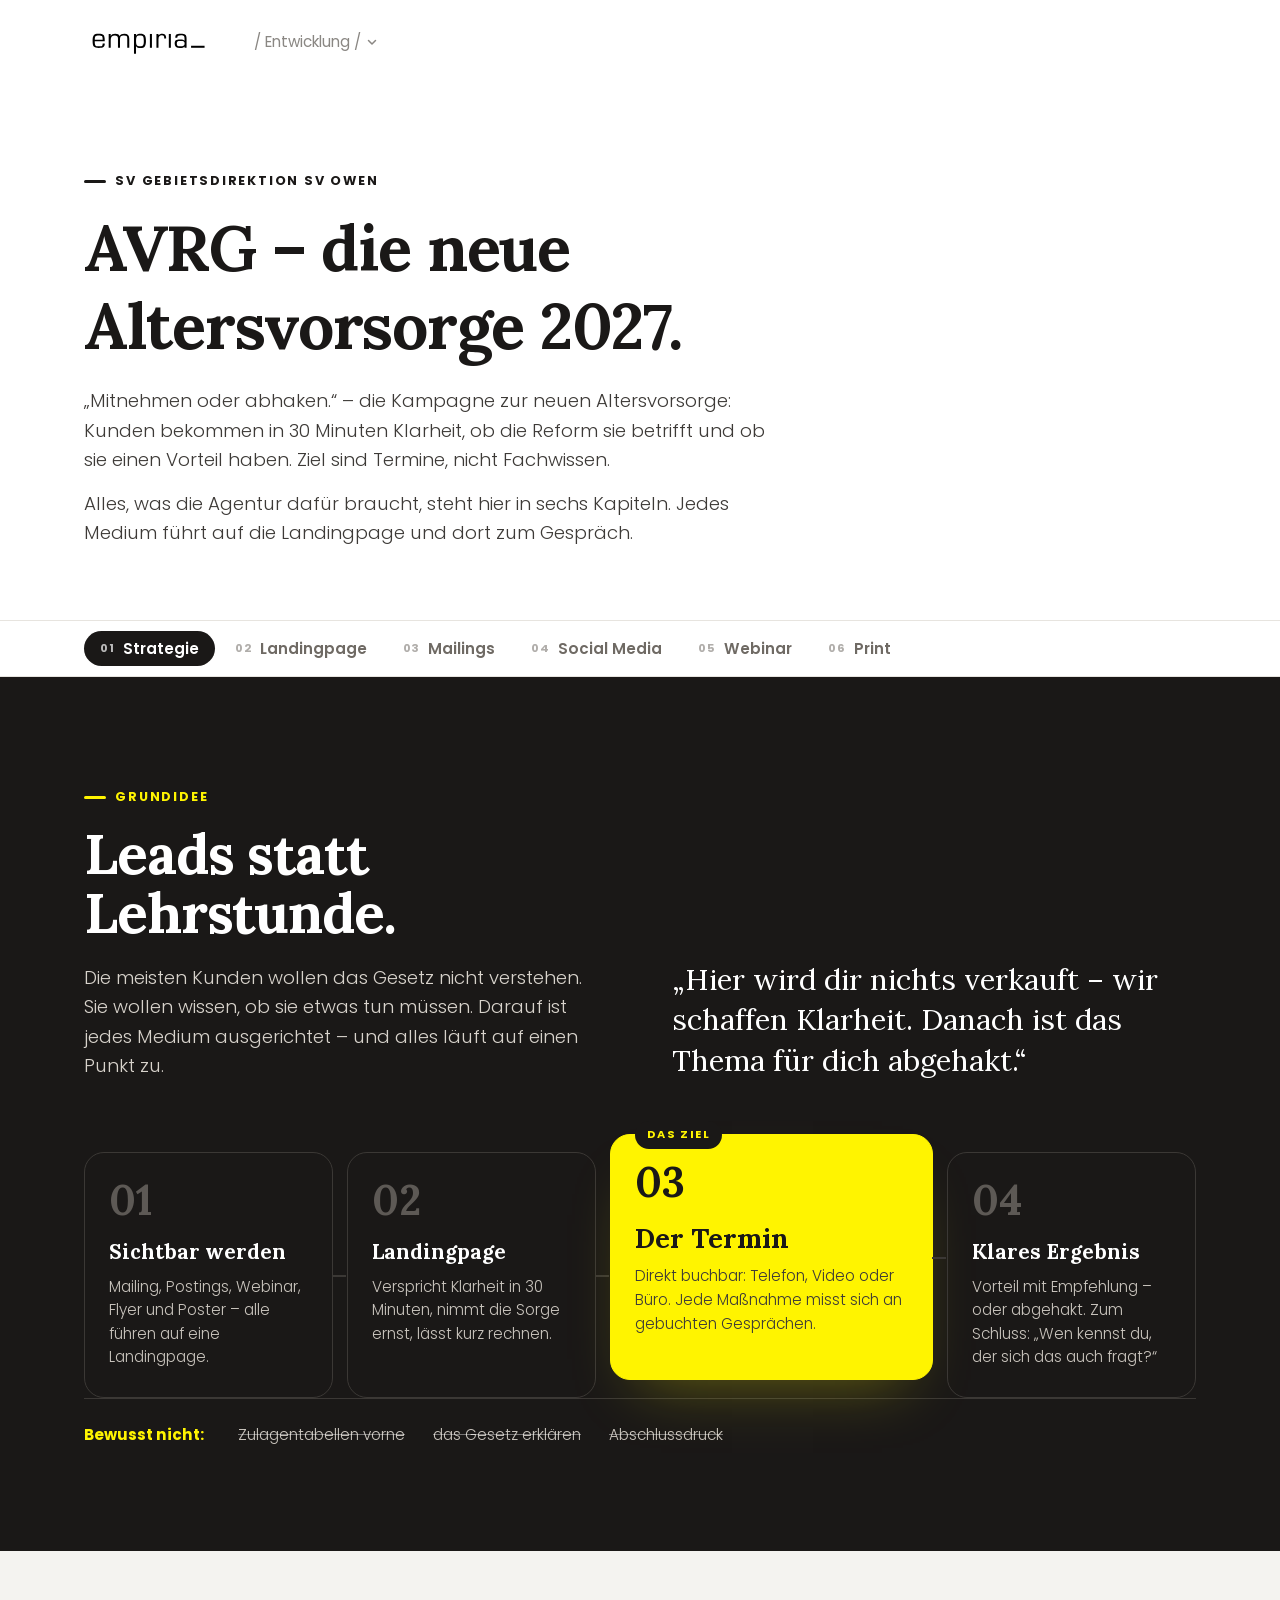
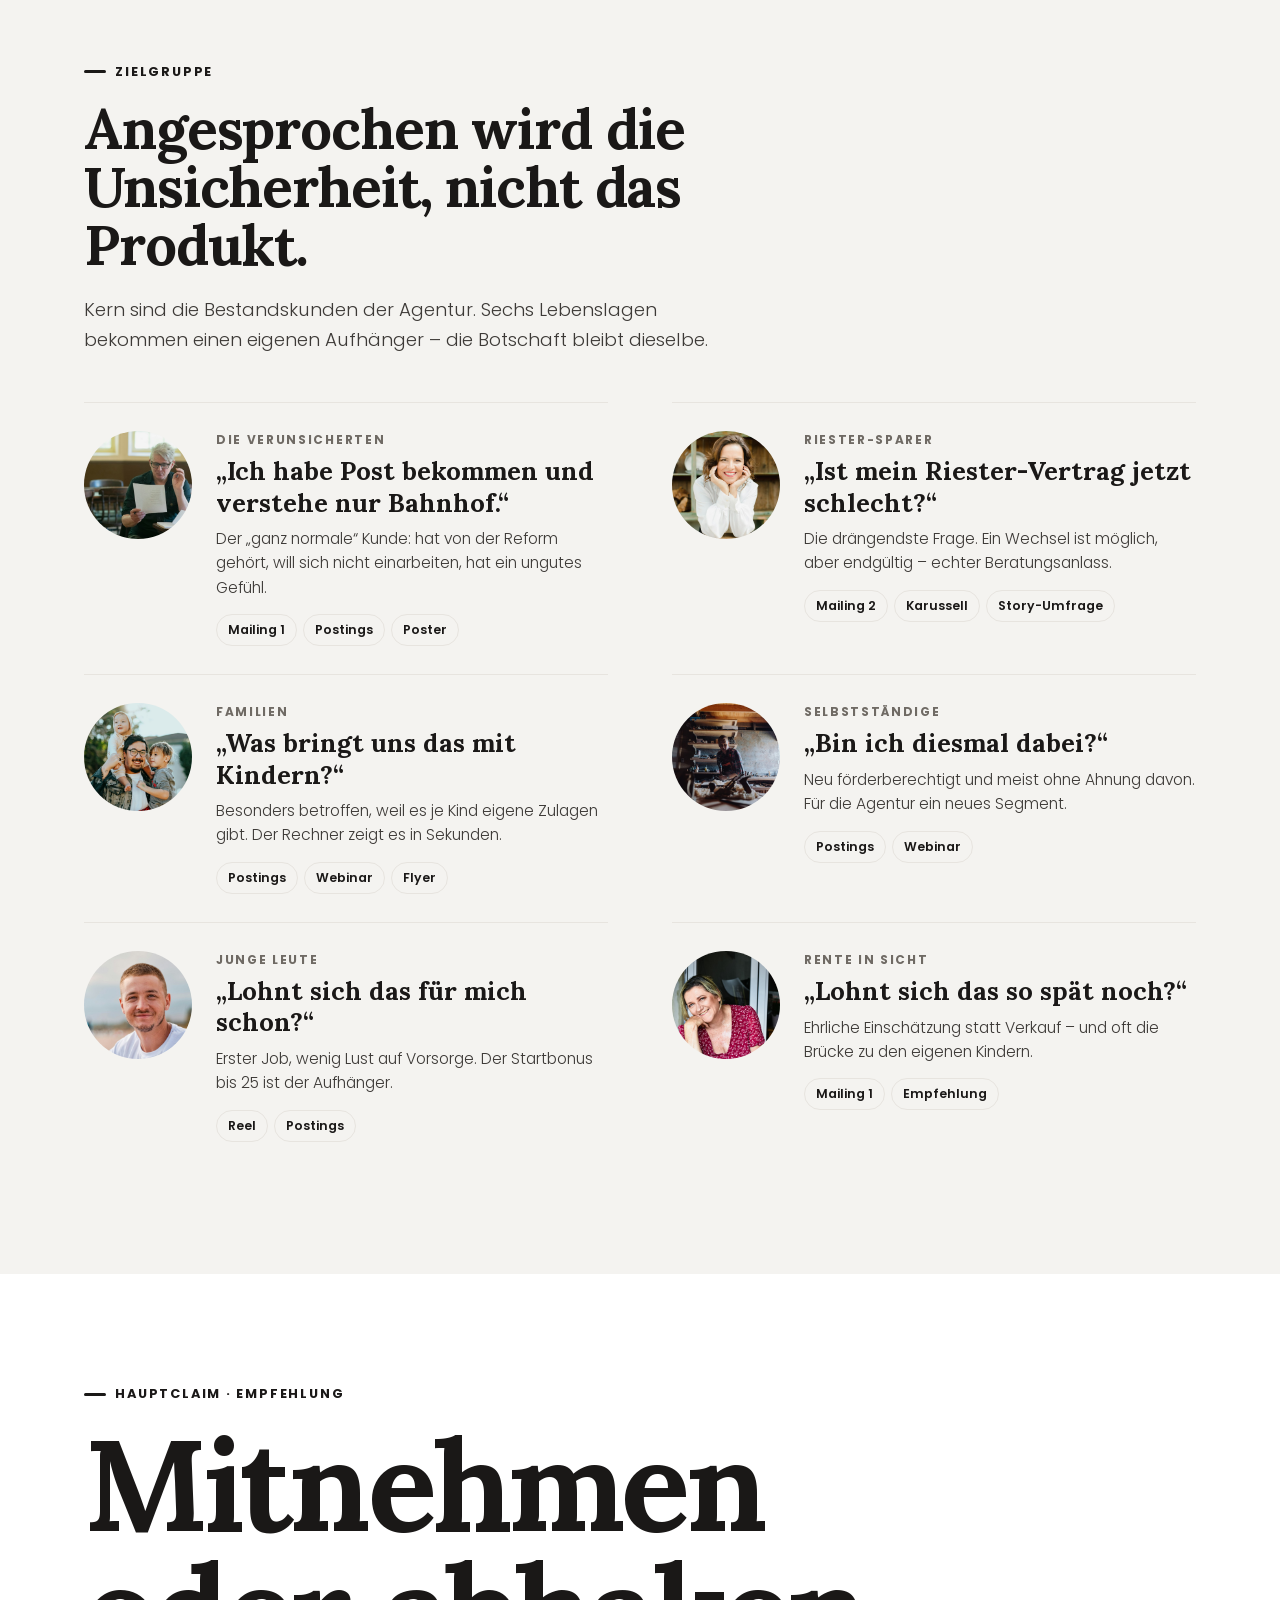
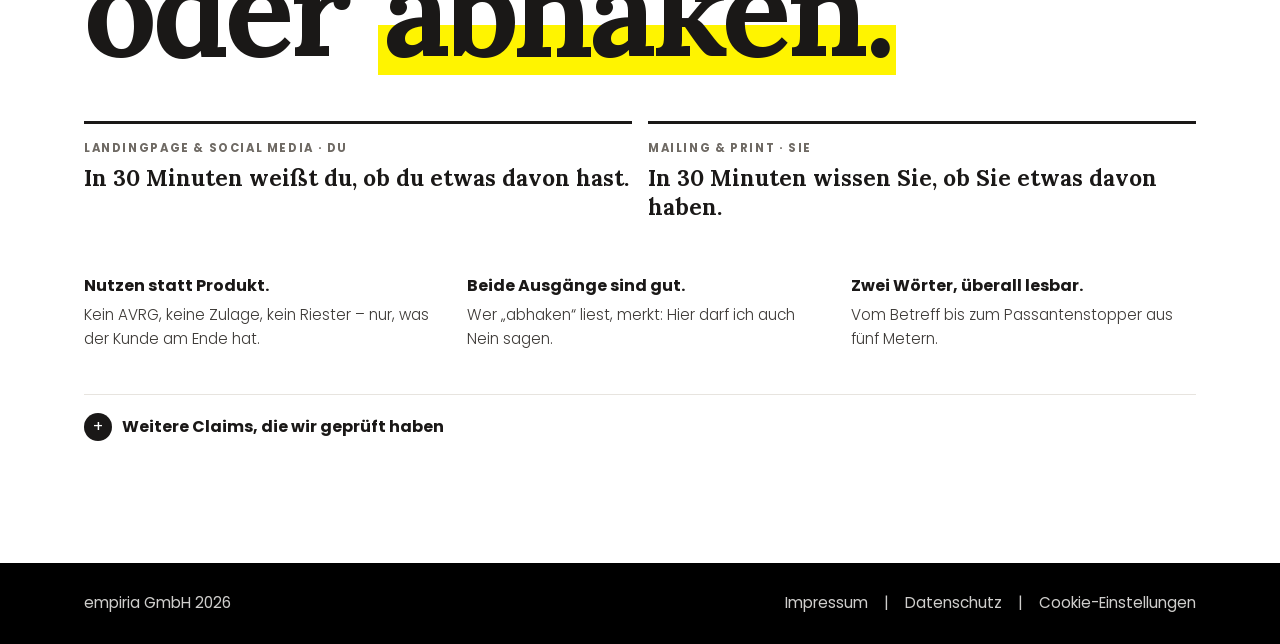
<file: index.html>
<!doctype html>
<html lang="de">
<head>
<meta charset="utf-8">
<meta name="viewport" content="width=device-width, initial-scale=1">
<title>AVRG – empiria</title>
<meta http-equiv="refresh" content="0; url=/projekte/avrg.html">
<link rel="canonical" href="/projekte/avrg.html">
<script>location.replace('/projekte/avrg.html');</script>
<link rel="icon" href="/favicon.svg?v=2" type="image/svg+xml">
<link rel="icon" href="/favicon-32.png?v=2" sizes="32x32" type="image/png">
<link rel="apple-touch-icon" href="/apple-touch-icon.png?v=2">
</head>
<body>
<p><a href="/projekte/avrg.html">Weiter zur AVRG-Übersicht</a></p>
</body>
</html>
</file>
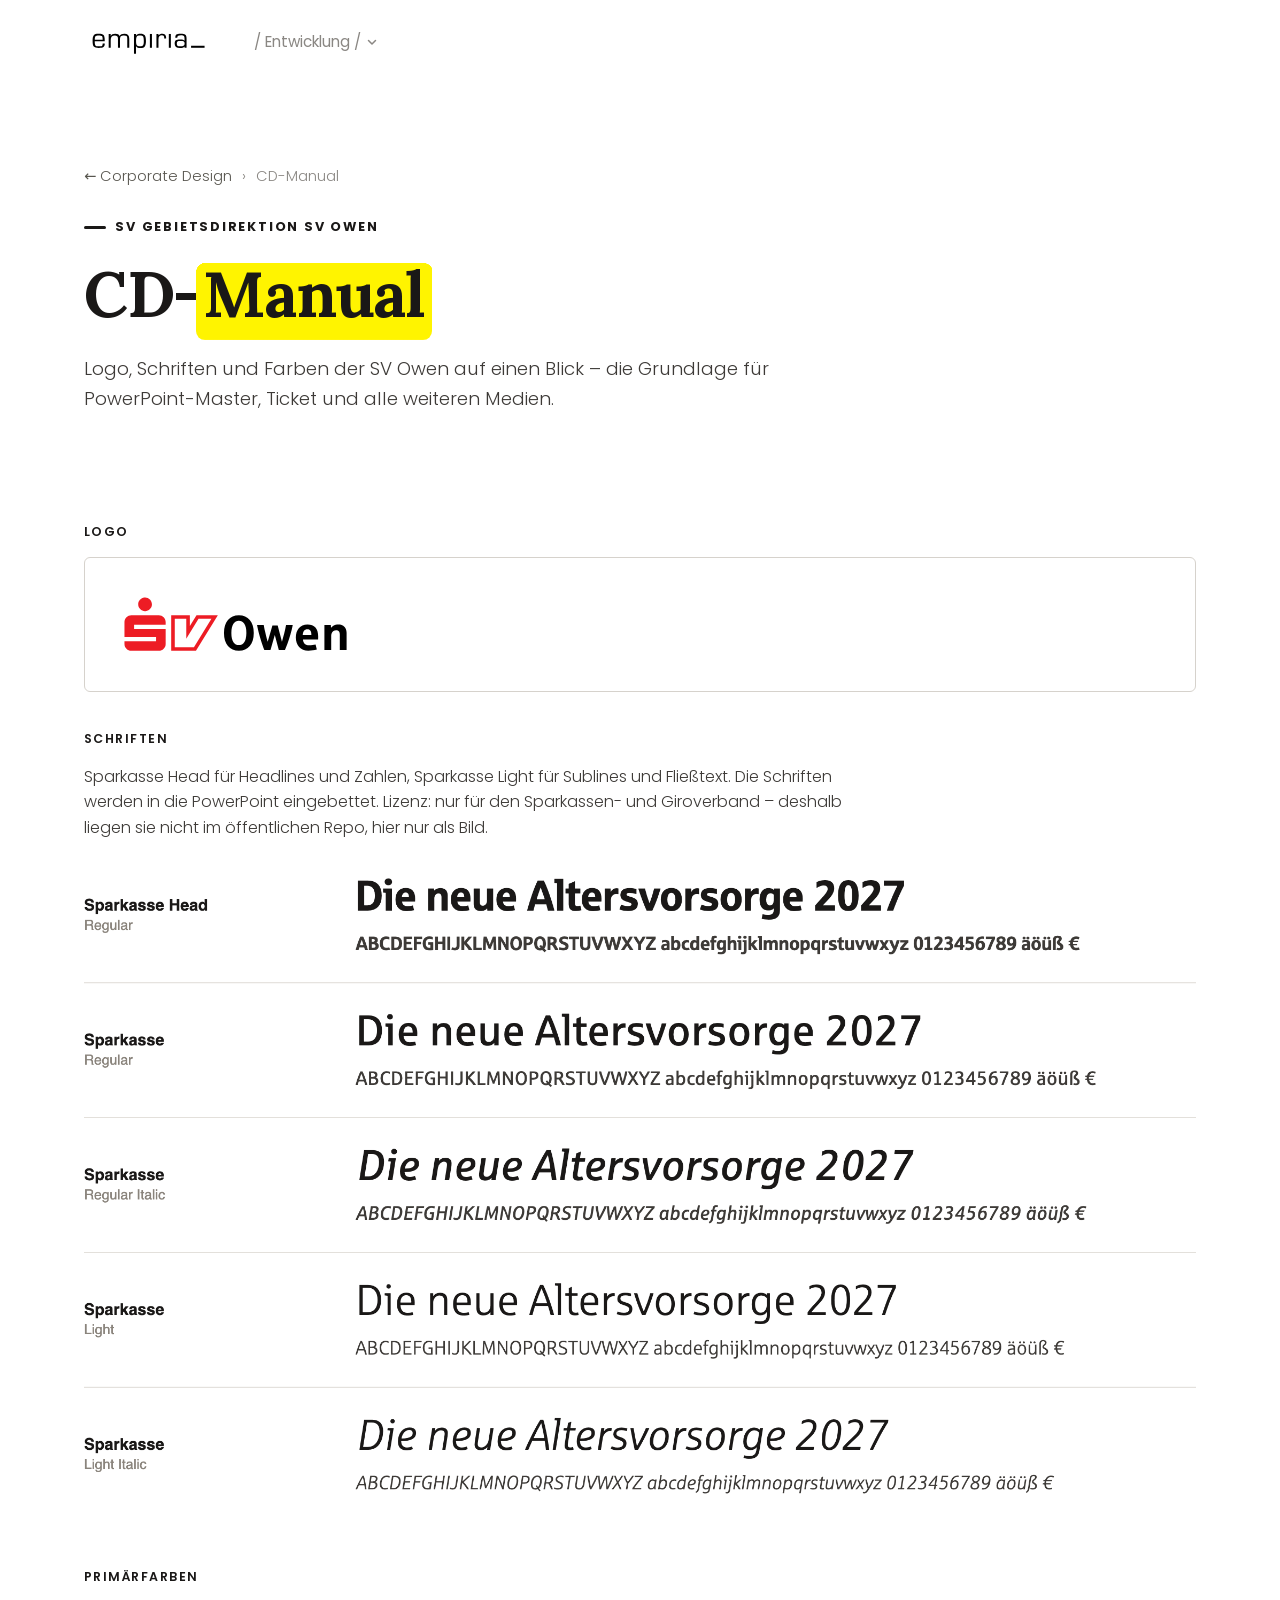
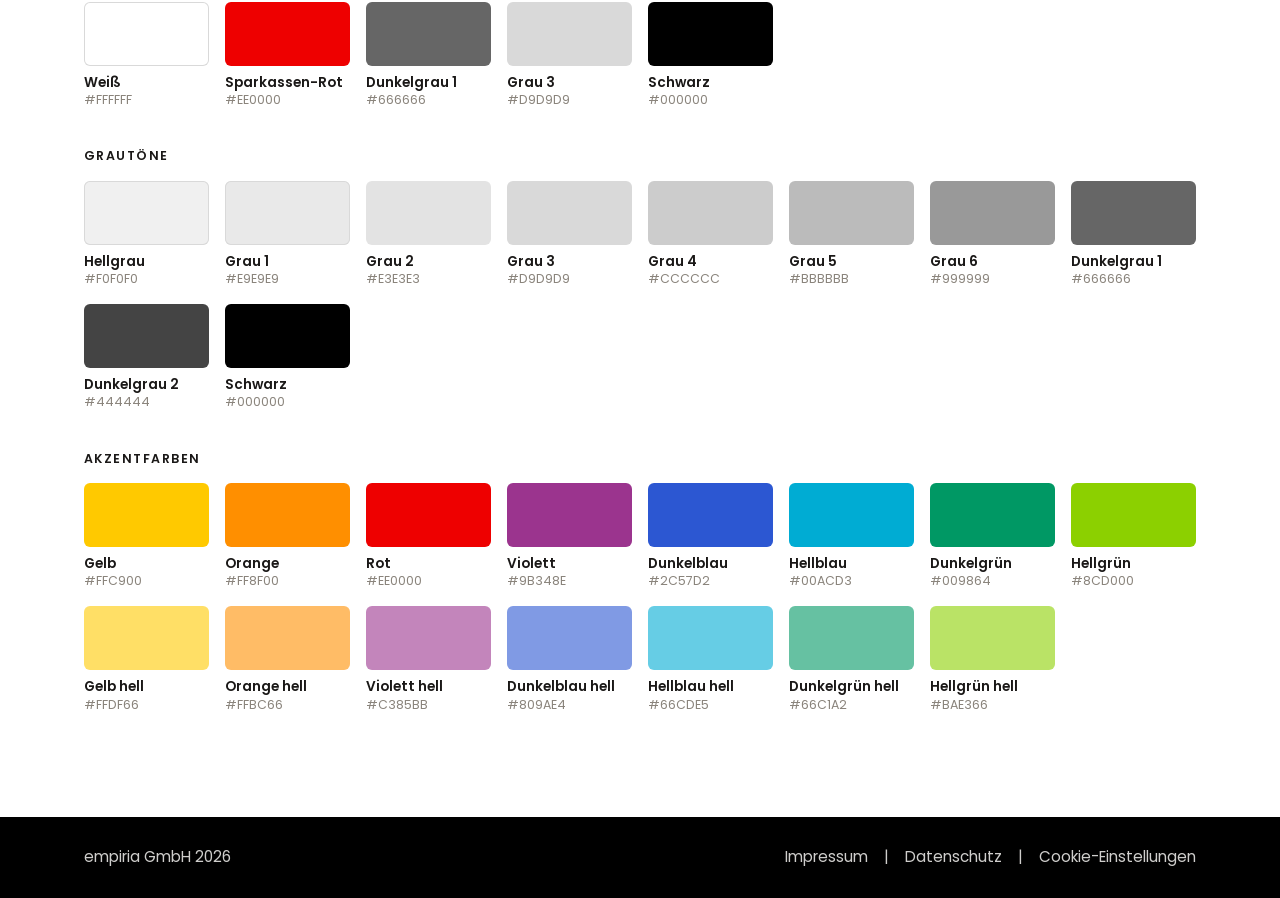
<file: entwicklung/cd-manual.html>
<!doctype html>
<html lang="de">
<head>
<meta charset="utf-8">
<meta name="viewport" content="width=device-width, initial-scale=1">
<title>CD-Manual · SV Owen – empiria (intern)</title>
<meta name="description" content="CD-Manual der SV Owen: Logo, Schriften und Farben.">
<meta name="robots" content="noindex, nofollow">
<link rel="stylesheet" href="/assets/e2/sg/styles.css">
<link rel="stylesheet" href="/assets/e2/sg/e2.css">
<link rel="stylesheet" href="/assets/e2/sg/e2-seiten.css">
<link rel="stylesheet" href="/assets/e2/sg/e2-runde5.css">
<link rel="stylesheet" href="/assets/e2/schwarzgelb-ergaenzung.css">
<link rel="stylesheet" href="/assets/e2/kontakt.css">
<link rel="stylesheet" href="/assets/projekte/avrg/avrg-konzept.css?v=4">
<link rel="icon" href="/favicon.svg?v=2" type="image/svg+xml">
<link rel="icon" href="/favicon-32.png?v=2" sizes="32x32" type="image/png">
<link rel="apple-touch-icon" href="/apple-touch-icon.png?v=2">
</head>
<body class="e2">

<!-- ===== SVG icon symbols ===== -->
<svg width="0" height="0" style="position:absolute" aria-hidden="true">
  <defs>
    <symbol id="ic-forward" viewBox="0 0 232.44 232.44">
      <path fill="currentColor" d="M124.63,201.36c-7.96-.02-14.41-6.49-14.39-14.43,0-2.73.78-5.38,2.24-7.69l40.09-63.07-40.08-63c-4.25-6.77-2.2-15.67,4.52-19.89,2.28-1.43,4.91-2.19,7.59-2.2h43.03c7.41.02,14.18,3.76,18.12,10.02l40.52,63.6c4.45,7.01,4.45,16.05,0,23.04l-40.54,63.64c-3.92,6.22-10.69,9.97-18.08,9.99h-43.01ZM125.11,45.72l42.32,66.52c1.52,2.4,1.53,5.46,0,7.86l-42.34,66.62h42.54c2.33,0,4.48-1.2,5.73-3.18l40.55-63.66c1.41-2.22,1.41-5.09,0-7.31l-40.53-63.62c-1.27-2.02-3.42-3.21-5.77-3.21h-42.51Z"/>
      <path fill="currentColor" d="M60.23,201.36H17.22c-7.96-.02-14.41-6.49-14.39-14.43,0-2.72.78-5.38,2.24-7.68l40.09-63.08L5.08,53.2c-4.26-6.72-2.26-15.63,4.45-19.88,2.31-1.46,4.97-2.23,7.69-2.24h43c7.41.01,14.18,3.76,18.13,10.02l40.52,63.6c4.45,7.01,4.45,16.05,0,23.04l-40.54,63.64c-3.93,6.23-10.7,9.97-18.1,9.99ZM17.68,45.72l42.34,66.52c1.52,2.4,1.53,5.46,0,7.86l-42.34,66.62h42.53c2.34,0,4.49-1.2,5.74-3.18l40.55-63.66c1.41-2.22,1.41-5.09,0-7.31l-40.53-63.62c-1.27-2.02-3.42-3.21-5.77-3.21H17.68Z"/>
    </symbol>
    <symbol id="ic-kreis" viewBox="0 0 232.44 232.44">
      <path fill="currentColor" d="M116.22,22.83c51.49,0,93.39,41.89,93.39,93.39s-41.89,93.39-93.39,93.39S22.83,167.71,22.83,116.22,64.73,22.83,116.22,22.83M116.22,2.83C53.6,2.83,2.83,53.6,2.83,116.22s50.76,113.39,113.39,113.39,113.39-50.76,113.39-113.39S178.84,2.83,116.22,2.83h0Z"/>
    </symbol>
    <symbol id="ic-kreuz" viewBox="0 0 232.44 232.44">
      <path fill="currentColor" d="M162.06,27.36l43.02,43.02-31.7,31.7-14.14,14.14,14.14,14.14,31.7,31.7-43.02,43.02-31.7-31.7-14.14-14.14-14.14,14.14-31.7,31.7-43.02-43.02,31.7-31.7,14.14-14.14-14.14-14.14-31.7-31.7,43.02-43.02,31.7,31.7,14.14,14.14,14.14-14.14,31.7-31.7M162.06,2.83c-2.32,0-4.64.89-6.41,2.66l-39.43,39.43L76.79,5.49c-1.77-1.77-4.09-2.66-6.41-2.66-2.32,0-4.64.88-6.41,2.66L5.49,63.97c-3.54,3.54-3.54,9.28,0,12.82l39.43,39.43L5.49,155.65c-3.54,3.54-3.54,9.28,0,12.82l58.48,58.48c1.77,1.77,4.09,2.66,6.41,2.66s4.64-.89,6.41-2.66l39.43-39.43,39.43,39.43c1.77,1.77,4.09,2.66,6.41,2.66s4.64-.89,6.41-2.66l58.48-58.48c3.54-3.54,3.54-9.28,0-12.82l-39.43-39.43,39.43-39.43c3.54-3.54,3.54-9.28,0-12.82L168.47,5.49c-1.77-1.77-4.09-2.66-6.41-2.66h0Z"/>
    </symbol>
    <symbol id="ic-quadrat" viewBox="0 0 232.44 232.44">
      <path fill="currentColor" d="M209.61,22.83v186.77H22.83V22.83h186.77M216.12,2.83H16.32c-7.45,0-13.49,6.04-13.49,13.49v199.8c0,7.45,6.04,13.49,13.49,13.49h199.8c7.45,0,13.49-6.04,13.49-13.49V16.32c0-7.45-6.04-13.49-13.49-13.49h0Z"/>
    </symbol>
    <symbol id="ic-raute" viewBox="0 0 232.44 232.44">
      <path fill="currentColor" d="M116.22,27.03l89.19,89.19-89.19,89.19L27.03,116.22,116.22,27.03M116.22,2.83c-2.53,0-5.06.96-6.99,2.89L5.73,109.23c-3.86,3.86-3.86,10.11,0,13.97l103.51,103.51c1.93,1.93,4.46,2.89,6.99,2.89s5.06-.96,6.99-2.89l103.51-103.51c3.86-3.86,3.86-10.11,0-13.97L123.21,5.73c-1.93-1.93-4.46-2.89-6.99-2.89h0Z"/>
    </symbol>
    <symbol id="ic-phone" viewBox="0 0 80 80">
      <g fill="none" stroke="currentColor" stroke-width="3" stroke-linecap="round" stroke-linejoin="round">
        <path d="M34.67,62h10.67"/>
        <path d="M22,18c0-4.42,3.58-8,8-8h20c4.42,0,8,3.58,8,8v44c0,4.42-3.58,8-8,8h-20c-4.42,0-8-3.58-8-8V18Z"/>
      </g>
    </symbol>
    <symbol id="ic-in" viewBox="0 0 80 80">
      <g fill="none" stroke="currentColor" stroke-width="3" stroke-linecap="round" stroke-linejoin="round">
        <rect x="10" y="10" width="60" height="60" rx="12.3" ry="12.3"/>
        <path d="M29.93,56.86h-7.71v-22.11h7.71v22.11ZM45.94,41.96c-1.88,0-3.4,1.52-3.4,3.4v11.51h-8.11v-22.11h8.11v2.52c1.9-1.61,4.3-2.51,6.79-2.54,5.03,0,8.52,3.73,8.52,10.81v11.32h-8.52v-11.51c0-1.88-1.5-3.4-3.38-3.41,0,0-.01,0-.02,0v.02ZM30.07,27.1c0,2.19-1.78,3.97-3.97,3.97s-3.97-1.78-3.97-3.97,1.78-3.97,3.97-3.97c2.18.02,3.94,1.79,3.94,3.97h.03Z"/>
      </g>
    </symbol>
    <symbol id="ic-text" viewBox="0 0 80 80">
      <g fill="none" stroke="currentColor" stroke-width="3" stroke-linecap="round" stroke-linejoin="round">
        <path d="M14,20h52"/>
        <path d="M14,38h52"/>
        <path d="M14,56h34"/>
      </g>
    </symbol>
    <symbol id="ic-talk" viewBox="0 0 80 80">
      <g fill="none" stroke="currentColor" stroke-width="3" stroke-linecap="round" stroke-linejoin="round">
        <rect x="30" y="10" width="20" height="32" rx="10"/>
        <path d="M20,36c0,11,9,20,20,20s20-9,20-20"/>
        <path d="M40,56v14"/>
        <path d="M28,70h24"/>
      </g>
    </symbol>
    <symbol id="ic-visibility" viewBox="0 0 80 80">
      <g fill="none" stroke="currentColor" stroke-width="3" stroke-linecap="round" stroke-linejoin="round">
        <path d="M6,40c6-14,20-22,34-22s28,8,34,22c-6,14-20,22-34,22S12,54,6,40Z"/>
        <circle cx="40" cy="40" r="10"/>
      </g>
    </symbol>
    <symbol id="ic-ads" viewBox="0 0 80 80">
      <g fill="none" stroke="currentColor" stroke-width="3" stroke-linecap="round" stroke-linejoin="round">
        <circle cx="40" cy="40" r="28"/>
        <circle cx="40" cy="40" r="16"/>
        <circle cx="40" cy="40" r="4" fill="currentColor" stroke="none"/>
      </g>
    </symbol>
    <symbol id="ic-mail" viewBox="0 0 80 80">
      <g fill="none" stroke="currentColor" stroke-width="3" stroke-linecap="round" stroke-linejoin="round">
        <rect x="10" y="18" width="60" height="44" rx="6"/>
        <path d="M12,22l28,22,28-22"/>
      </g>
    </symbol>
  </defs>
</svg>

<!-- ===== Header ===== -->
<header class="site-header" id="top">
  <div class="container nav">
    <a class="brand" href="/index.html" aria-label="empiria Startseite">
      <img src="/assets/empiria-logo.svg" alt="empiria">
    </a>
  </div>
</header>
<main class="ak">
  <section class="e2-kopf ak-kopfbereich"><div class="e2-wrap">
      <p class="ak-wo"><a href="/entwicklung/corporate-design.html">&#8592; Corporate Design</a><span aria-hidden="true">&rsaquo;</span><span aria-current="page">CD-Manual</span></p>
      <p class="e2-kicker">SV Gebietsdirektion SV Owen</p>
      <h1>CD-<span class="hl">Manual</span></h1>
      <p class="e2-lead">Logo, Schriften und Farben der SV Owen auf einen Blick – die Grundlage für PowerPoint-Master, Ticket und alle weiteren Medien.</p>
  </div></section>
  <section class="e2-sek ak-sec" style="padding-top:0"><div class="e2-wrap">
      <div class="pm-abschnitt">
        <div class="pm-block"><h3>Logo</h3><div class="pm-logo"><img src="/assets/projekte/avrg/sv-owen-logo.svg" alt="SV Owen"></div></div>
        <div class="pm-block"><h3>Schriften</h3><p class="pm-hinweis">Sparkasse Head für Headlines und Zahlen, Sparkasse Light für Sublines und Fließtext. Die Schriften werden in die PowerPoint eingebettet. Lizenz: nur für den Sparkassen- und Giroverband – deshalb liegen sie nicht im öffentlichen Repo, hier nur als Bild.</p><img class="pm-muster" src="/entwicklung/ppt/schriften.png?v=3" alt="Schriftmuster Sparkasse Head, Regular, Regular Italic, Light, Light Italic" loading="lazy"></div>
        <div class="pm-block"><h3>Primärfarben</h3><div class="pm-farben"><span class="pm-sw"><i style="background:#FFFFFF;box-shadow:inset 0 0 0 1px #d9d9d9"></i><b>Weiß</b><small>#FFFFFF</small></span><span class="pm-sw"><i style="background:#EE0000"></i><b>Sparkassen-Rot</b><small>#EE0000</small></span><span class="pm-sw"><i style="background:#666666"></i><b>Dunkelgrau 1</b><small>#666666</small></span><span class="pm-sw"><i style="background:#D9D9D9"></i><b>Grau 3</b><small>#D9D9D9</small></span><span class="pm-sw"><i style="background:#000000"></i><b>Schwarz</b><small>#000000</small></span></div></div>
        <div class="pm-block"><h3>Grautöne</h3><div class="pm-farben"><span class="pm-sw"><i style="background:#F0F0F0;box-shadow:inset 0 0 0 1px #d9d9d9"></i><b>Hellgrau</b><small>#F0F0F0</small></span><span class="pm-sw"><i style="background:#E9E9E9;box-shadow:inset 0 0 0 1px #d9d9d9"></i><b>Grau 1</b><small>#E9E9E9</small></span><span class="pm-sw"><i style="background:#E3E3E3"></i><b>Grau 2</b><small>#E3E3E3</small></span><span class="pm-sw"><i style="background:#D9D9D9"></i><b>Grau 3</b><small>#D9D9D9</small></span><span class="pm-sw"><i style="background:#CCCCCC"></i><b>Grau 4</b><small>#CCCCCC</small></span><span class="pm-sw"><i style="background:#BBBBBB"></i><b>Grau 5</b><small>#BBBBBB</small></span><span class="pm-sw"><i style="background:#999999"></i><b>Grau 6</b><small>#999999</small></span><span class="pm-sw"><i style="background:#666666"></i><b>Dunkelgrau 1</b><small>#666666</small></span><span class="pm-sw"><i style="background:#444444"></i><b>Dunkelgrau 2</b><small>#444444</small></span><span class="pm-sw"><i style="background:#000000"></i><b>Schwarz</b><small>#000000</small></span></div></div>
        <div class="pm-block"><h3>Akzentfarben</h3><div class="pm-farben"><span class="pm-sw"><i style="background:#FFC900"></i><b>Gelb</b><small>#FFC900</small></span><span class="pm-sw"><i style="background:#FF8F00"></i><b>Orange</b><small>#FF8F00</small></span><span class="pm-sw"><i style="background:#EE0000"></i><b>Rot</b><small>#EE0000</small></span><span class="pm-sw"><i style="background:#9B348E"></i><b>Violett</b><small>#9B348E</small></span><span class="pm-sw"><i style="background:#2C57D2"></i><b>Dunkelblau</b><small>#2C57D2</small></span><span class="pm-sw"><i style="background:#00ACD3"></i><b>Hellblau</b><small>#00ACD3</small></span><span class="pm-sw"><i style="background:#009864"></i><b>Dunkelgrün</b><small>#009864</small></span><span class="pm-sw"><i style="background:#8CD000"></i><b>Hellgrün</b><small>#8CD000</small></span></div><div class="pm-farben" style="margin-top:1rem"><span class="pm-sw"><i style="background:#FFDF66"></i><b>Gelb hell</b><small>#FFDF66</small></span><span class="pm-sw"><i style="background:#FFBC66"></i><b>Orange hell</b><small>#FFBC66</small></span><span class="pm-sw"><i style="background:#C385BB"></i><b>Violett hell</b><small>#C385BB</small></span><span class="pm-sw"><i style="background:#809AE4"></i><b>Dunkelblau hell</b><small>#809AE4</small></span><span class="pm-sw"><i style="background:#66CDE5"></i><b>Hellblau hell</b><small>#66CDE5</small></span><span class="pm-sw"><i style="background:#66C1A2"></i><b>Dunkelgrün hell</b><small>#66C1A2</small></span><span class="pm-sw"><i style="background:#BAE366"></i><b>Hellgrün hell</b><small>#BAE366</small></span></div></div>
      </div>
  </div></section>
<style>
.pm-abschnitt { margin-top: 4rem; }
.pm-abschnitt:first-child { margin-top: 0; }
.pm-abschnitt h2 { font-family: "Lora", Georgia, serif; font-weight: 700; font-size: 1.7rem; margin: 0; }
.ak .pm-abschnitt h2 + p { max-width: 50rem; margin: .7rem 0 0; color: #3d3a37; line-height: 1.6; }
.pm-varianten { display: grid; grid-template-columns: repeat(2, minmax(0, 1fr)); gap: 2rem 1.4rem; margin-top: 1.6rem; }
.pm-v { margin: 0; }
.pm-v img { display: block; width: 100%; height: auto; border: 1px solid #d6d2cc; border-radius: 6px; }
.pm-v figcaption { margin-top: .7rem; font-size: .9rem; line-height: 1.5; color: #3d3a37; }
.pm-v figcaption b { display: block; font-weight: 600; color: #1a1817; }
.pm-block { margin-top: 2.4rem; }
.pm-liste { max-width: 50rem; margin: 1.2rem 0 0; padding-left: 1.2rem; color: #3d3a37; line-height: 1.8; }
.pm-block h3 { margin: 0 0 1rem; font: 600 .78rem/1.4 "Poppins", sans-serif; letter-spacing: .12em; text-transform: uppercase; color: #1a1817; }
.pm-logo { padding: 2.4rem; border: 1px solid #d6d2cc; border-radius: 6px; }
.pm-logo img { display: block; height: 56px; width: auto; }
.pm-hinweis { max-width: 50rem; margin: 0 0 1.2rem; color: #3d3a37; line-height: 1.6; }
.pm-muster { display: block; width: 100%; height: auto; }
.pm-farben { display: grid; grid-template-columns: repeat(auto-fill, minmax(118px, 1fr)); gap: 1rem; }
.pm-sw { display: flex; flex-direction: column; font-size: .85rem; line-height: 1.35; }
.pm-sw i { display: block; height: 64px; border-radius: 6px; margin-bottom: .5rem; }
.pm-sw b { font-weight: 600; }
.pm-sw small { color: #8a847c; font-size: .78rem; }
@media (max-width: 700px) { .pm-varianten { grid-template-columns: 1fr; } }
</style>
</main>


<footer class="site-footer">
  <div class="container footer-row">
    <span>empiria GmbH 2026</span>
    <span class="footer-links"><a href="/impressum.html">Impressum</a> <span>|</span> <a href="/datenschutz.html">Datenschutz</a> <span>|</span> <button type="button" data-cookie-settings>Cookie-Einstellungen</button></span>
  </div>
</footer>

<script src="/script.js"></script>
<!-- ENTWICKLUNG:START (nur Daniels Branch – nie auf main) -->
<link rel="stylesheet" href="/entwicklung/menu.css">
<script src="/entwicklung/menu.js"></script>
<!-- ENTWICKLUNG:END -->
</body>
</html>
</file>
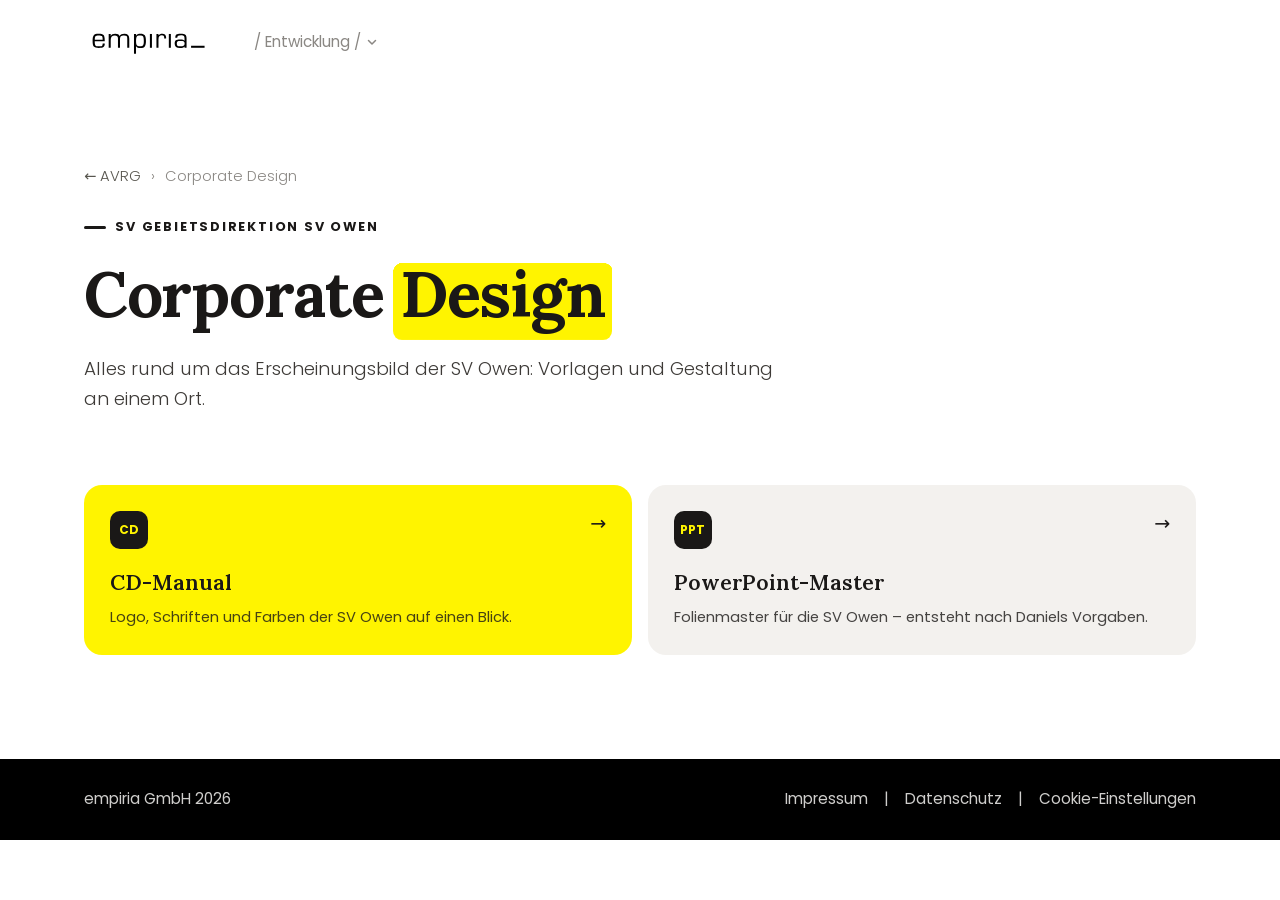
<file: entwicklung/corporate-design.html>
<!doctype html>
<html lang="de">
<head>
<meta charset="utf-8">
<meta name="viewport" content="width=device-width, initial-scale=1">
<title>Corporate Design · SV Owen – empiria (intern)</title>
<meta name="description" content="Corporate Design der SV Gebietsdirektion Owen: Vorlagen an einem Ort.">
<meta name="robots" content="noindex, nofollow">
<link rel="stylesheet" href="/assets/e2/sg/styles.css">
<link rel="stylesheet" href="/assets/e2/sg/e2.css">
<link rel="stylesheet" href="/assets/e2/sg/e2-seiten.css">
<link rel="stylesheet" href="/assets/e2/sg/e2-runde5.css">
<link rel="stylesheet" href="/assets/e2/schwarzgelb-ergaenzung.css">
<link rel="stylesheet" href="/assets/e2/kontakt.css">
<link rel="stylesheet" href="/assets/projekte/avrg/avrg-konzept.css?v=4">
<link rel="icon" href="/favicon.svg?v=2" type="image/svg+xml">
<link rel="icon" href="/favicon-32.png?v=2" sizes="32x32" type="image/png">
<link rel="apple-touch-icon" href="/apple-touch-icon.png?v=2">
</head>
<body class="e2">

<!-- ===== SVG icon symbols ===== -->
<svg width="0" height="0" style="position:absolute" aria-hidden="true">
  <defs>
    <symbol id="ic-forward" viewBox="0 0 232.44 232.44">
      <path fill="currentColor" d="M124.63,201.36c-7.96-.02-14.41-6.49-14.39-14.43,0-2.73.78-5.38,2.24-7.69l40.09-63.07-40.08-63c-4.25-6.77-2.2-15.67,4.52-19.89,2.28-1.43,4.91-2.19,7.59-2.2h43.03c7.41.02,14.18,3.76,18.12,10.02l40.52,63.6c4.45,7.01,4.45,16.05,0,23.04l-40.54,63.64c-3.92,6.22-10.69,9.97-18.08,9.99h-43.01ZM125.11,45.72l42.32,66.52c1.52,2.4,1.53,5.46,0,7.86l-42.34,66.62h42.54c2.33,0,4.48-1.2,5.73-3.18l40.55-63.66c1.41-2.22,1.41-5.09,0-7.31l-40.53-63.62c-1.27-2.02-3.42-3.21-5.77-3.21h-42.51Z"/>
      <path fill="currentColor" d="M60.23,201.36H17.22c-7.96-.02-14.41-6.49-14.39-14.43,0-2.72.78-5.38,2.24-7.68l40.09-63.08L5.08,53.2c-4.26-6.72-2.26-15.63,4.45-19.88,2.31-1.46,4.97-2.23,7.69-2.24h43c7.41.01,14.18,3.76,18.13,10.02l40.52,63.6c4.45,7.01,4.45,16.05,0,23.04l-40.54,63.64c-3.93,6.23-10.7,9.97-18.1,9.99ZM17.68,45.72l42.34,66.52c1.52,2.4,1.53,5.46,0,7.86l-42.34,66.62h42.53c2.34,0,4.49-1.2,5.74-3.18l40.55-63.66c1.41-2.22,1.41-5.09,0-7.31l-40.53-63.62c-1.27-2.02-3.42-3.21-5.77-3.21H17.68Z"/>
    </symbol>
    <symbol id="ic-kreis" viewBox="0 0 232.44 232.44">
      <path fill="currentColor" d="M116.22,22.83c51.49,0,93.39,41.89,93.39,93.39s-41.89,93.39-93.39,93.39S22.83,167.71,22.83,116.22,64.73,22.83,116.22,22.83M116.22,2.83C53.6,2.83,2.83,53.6,2.83,116.22s50.76,113.39,113.39,113.39,113.39-50.76,113.39-113.39S178.84,2.83,116.22,2.83h0Z"/>
    </symbol>
    <symbol id="ic-kreuz" viewBox="0 0 232.44 232.44">
      <path fill="currentColor" d="M162.06,27.36l43.02,43.02-31.7,31.7-14.14,14.14,14.14,14.14,31.7,31.7-43.02,43.02-31.7-31.7-14.14-14.14-14.14,14.14-31.7,31.7-43.02-43.02,31.7-31.7,14.14-14.14-14.14-14.14-31.7-31.7,43.02-43.02,31.7,31.7,14.14,14.14,14.14-14.14,31.7-31.7M162.06,2.83c-2.32,0-4.64.89-6.41,2.66l-39.43,39.43L76.79,5.49c-1.77-1.77-4.09-2.66-6.41-2.66-2.32,0-4.64.88-6.41,2.66L5.49,63.97c-3.54,3.54-3.54,9.28,0,12.82l39.43,39.43L5.49,155.65c-3.54,3.54-3.54,9.28,0,12.82l58.48,58.48c1.77,1.77,4.09,2.66,6.41,2.66s4.64-.89,6.41-2.66l39.43-39.43,39.43,39.43c1.77,1.77,4.09,2.66,6.41,2.66s4.64-.89,6.41-2.66l58.48-58.48c3.54-3.54,3.54-9.28,0-12.82l-39.43-39.43,39.43-39.43c3.54-3.54,3.54-9.28,0-12.82L168.47,5.49c-1.77-1.77-4.09-2.66-6.41-2.66h0Z"/>
    </symbol>
    <symbol id="ic-quadrat" viewBox="0 0 232.44 232.44">
      <path fill="currentColor" d="M209.61,22.83v186.77H22.83V22.83h186.77M216.12,2.83H16.32c-7.45,0-13.49,6.04-13.49,13.49v199.8c0,7.45,6.04,13.49,13.49,13.49h199.8c7.45,0,13.49-6.04,13.49-13.49V16.32c0-7.45-6.04-13.49-13.49-13.49h0Z"/>
    </symbol>
    <symbol id="ic-raute" viewBox="0 0 232.44 232.44">
      <path fill="currentColor" d="M116.22,27.03l89.19,89.19-89.19,89.19L27.03,116.22,116.22,27.03M116.22,2.83c-2.53,0-5.06.96-6.99,2.89L5.73,109.23c-3.86,3.86-3.86,10.11,0,13.97l103.51,103.51c1.93,1.93,4.46,2.89,6.99,2.89s5.06-.96,6.99-2.89l103.51-103.51c3.86-3.86,3.86-10.11,0-13.97L123.21,5.73c-1.93-1.93-4.46-2.89-6.99-2.89h0Z"/>
    </symbol>
    <symbol id="ic-phone" viewBox="0 0 80 80">
      <g fill="none" stroke="currentColor" stroke-width="3" stroke-linecap="round" stroke-linejoin="round">
        <path d="M34.67,62h10.67"/>
        <path d="M22,18c0-4.42,3.58-8,8-8h20c4.42,0,8,3.58,8,8v44c0,4.42-3.58,8-8,8h-20c-4.42,0-8-3.58-8-8V18Z"/>
      </g>
    </symbol>
    <symbol id="ic-in" viewBox="0 0 80 80">
      <g fill="none" stroke="currentColor" stroke-width="3" stroke-linecap="round" stroke-linejoin="round">
        <rect x="10" y="10" width="60" height="60" rx="12.3" ry="12.3"/>
        <path d="M29.93,56.86h-7.71v-22.11h7.71v22.11ZM45.94,41.96c-1.88,0-3.4,1.52-3.4,3.4v11.51h-8.11v-22.11h8.11v2.52c1.9-1.61,4.3-2.51,6.79-2.54,5.03,0,8.52,3.73,8.52,10.81v11.32h-8.52v-11.51c0-1.88-1.5-3.4-3.38-3.41,0,0-.01,0-.02,0v.02ZM30.07,27.1c0,2.19-1.78,3.97-3.97,3.97s-3.97-1.78-3.97-3.97,1.78-3.97,3.97-3.97c2.18.02,3.94,1.79,3.94,3.97h.03Z"/>
      </g>
    </symbol>
    <symbol id="ic-text" viewBox="0 0 80 80">
      <g fill="none" stroke="currentColor" stroke-width="3" stroke-linecap="round" stroke-linejoin="round">
        <path d="M14,20h52"/>
        <path d="M14,38h52"/>
        <path d="M14,56h34"/>
      </g>
    </symbol>
    <symbol id="ic-talk" viewBox="0 0 80 80">
      <g fill="none" stroke="currentColor" stroke-width="3" stroke-linecap="round" stroke-linejoin="round">
        <rect x="30" y="10" width="20" height="32" rx="10"/>
        <path d="M20,36c0,11,9,20,20,20s20-9,20-20"/>
        <path d="M40,56v14"/>
        <path d="M28,70h24"/>
      </g>
    </symbol>
    <symbol id="ic-visibility" viewBox="0 0 80 80">
      <g fill="none" stroke="currentColor" stroke-width="3" stroke-linecap="round" stroke-linejoin="round">
        <path d="M6,40c6-14,20-22,34-22s28,8,34,22c-6,14-20,22-34,22S12,54,6,40Z"/>
        <circle cx="40" cy="40" r="10"/>
      </g>
    </symbol>
    <symbol id="ic-ads" viewBox="0 0 80 80">
      <g fill="none" stroke="currentColor" stroke-width="3" stroke-linecap="round" stroke-linejoin="round">
        <circle cx="40" cy="40" r="28"/>
        <circle cx="40" cy="40" r="16"/>
        <circle cx="40" cy="40" r="4" fill="currentColor" stroke="none"/>
      </g>
    </symbol>
    <symbol id="ic-mail" viewBox="0 0 80 80">
      <g fill="none" stroke="currentColor" stroke-width="3" stroke-linecap="round" stroke-linejoin="round">
        <rect x="10" y="18" width="60" height="44" rx="6"/>
        <path d="M12,22l28,22,28-22"/>
      </g>
    </symbol>
  </defs>
</svg>

<!-- ===== Header ===== -->
<header class="site-header" id="top">
  <div class="container nav">
    <a class="brand" href="/index.html" aria-label="empiria Startseite">
      <img src="/assets/empiria-logo.svg" alt="empiria">
    </a>
  </div>
</header>
<main class="ak">
  <section class="e2-kopf ak-kopfbereich"><div class="e2-wrap">
      <p class="ak-wo"><a href="/projekte/avrg.html">&#8592; AVRG</a><span aria-hidden="true">&rsaquo;</span><span aria-current="page">Corporate Design</span></p>
      <p class="e2-kicker">SV Gebietsdirektion SV Owen</p>
      <h1>Corporate <span class="hl">Design</span></h1>
      <p class="e2-lead">Alles rund um das Erscheinungsbild der SV Owen: Vorlagen und Gestaltung an einem Ort.</p>
  </div></section>
  <section class="e2-sek ak-sec" style="padding-top:0"><div class="e2-wrap">
      <div class="cd-raster"><a class="cd-karte" href="/entwicklung/cd-manual.html"><span class="cd-tag">CD</span><b>CD-Manual</b><small>Logo, Schriften und Farben der SV Owen auf einen Blick.</small><span class="cd-pfeil" aria-hidden="true">&rarr;</span></a><a class="cd-karte" href="/entwicklung/powerpoint-master.html"><span class="cd-tag">PPT</span><b>PowerPoint-Master</b><small>Folienmaster für die SV Owen – entsteht nach Daniels Vorgaben.</small><span class="cd-pfeil" aria-hidden="true">&rarr;</span></a></div>
  </div></section>
</main>
<style>
.cd-raster { display: grid; grid-template-columns: repeat(2, minmax(0, 1fr)); gap: 1rem; }
.cd-karte { position: relative; display: flex; flex-direction: column; gap: .4rem; padding: 1.6rem 1.6rem 1.7rem; border-radius: 18px; background: #f3f1ee; color: #1a1817; text-decoration: none; }
.cd-karte:first-child { background: #fff400; }
.cd-karte:hover { background: #1a1817; color: #fff; }
.cd-tag { display: inline-grid; place-items: center; width: 2.4rem; height: 2.4rem; border-radius: 10px; background: #1a1817; color: #fff400; font: 700 .75rem/1 "Poppins", sans-serif; margin-bottom: .6rem; }
.cd-karte b { font-family: "Lora", Georgia, serif; font-size: 1.35rem; }
.cd-karte small { font-size: .92rem; line-height: 1.5; opacity: .8; }
.cd-pfeil { position: absolute; top: 1.5rem; right: 1.6rem; font-size: 1.2rem; }
@media (max-width: 700px) { .cd-raster { grid-template-columns: 1fr; } }
</style>

<footer class="site-footer">
  <div class="container footer-row">
    <span>empiria GmbH 2026</span>
    <span class="footer-links"><a href="/impressum.html">Impressum</a> <span>|</span> <a href="/datenschutz.html">Datenschutz</a> <span>|</span> <button type="button" data-cookie-settings>Cookie-Einstellungen</button></span>
  </div>
</footer>

<script src="/script.js"></script>
<!-- ENTWICKLUNG:START (nur Daniels Branch – nie auf main) -->
<link rel="stylesheet" href="/entwicklung/menu.css">
<script src="/entwicklung/menu.js"></script>
<!-- ENTWICKLUNG:END -->
</body>
</html>
</file>
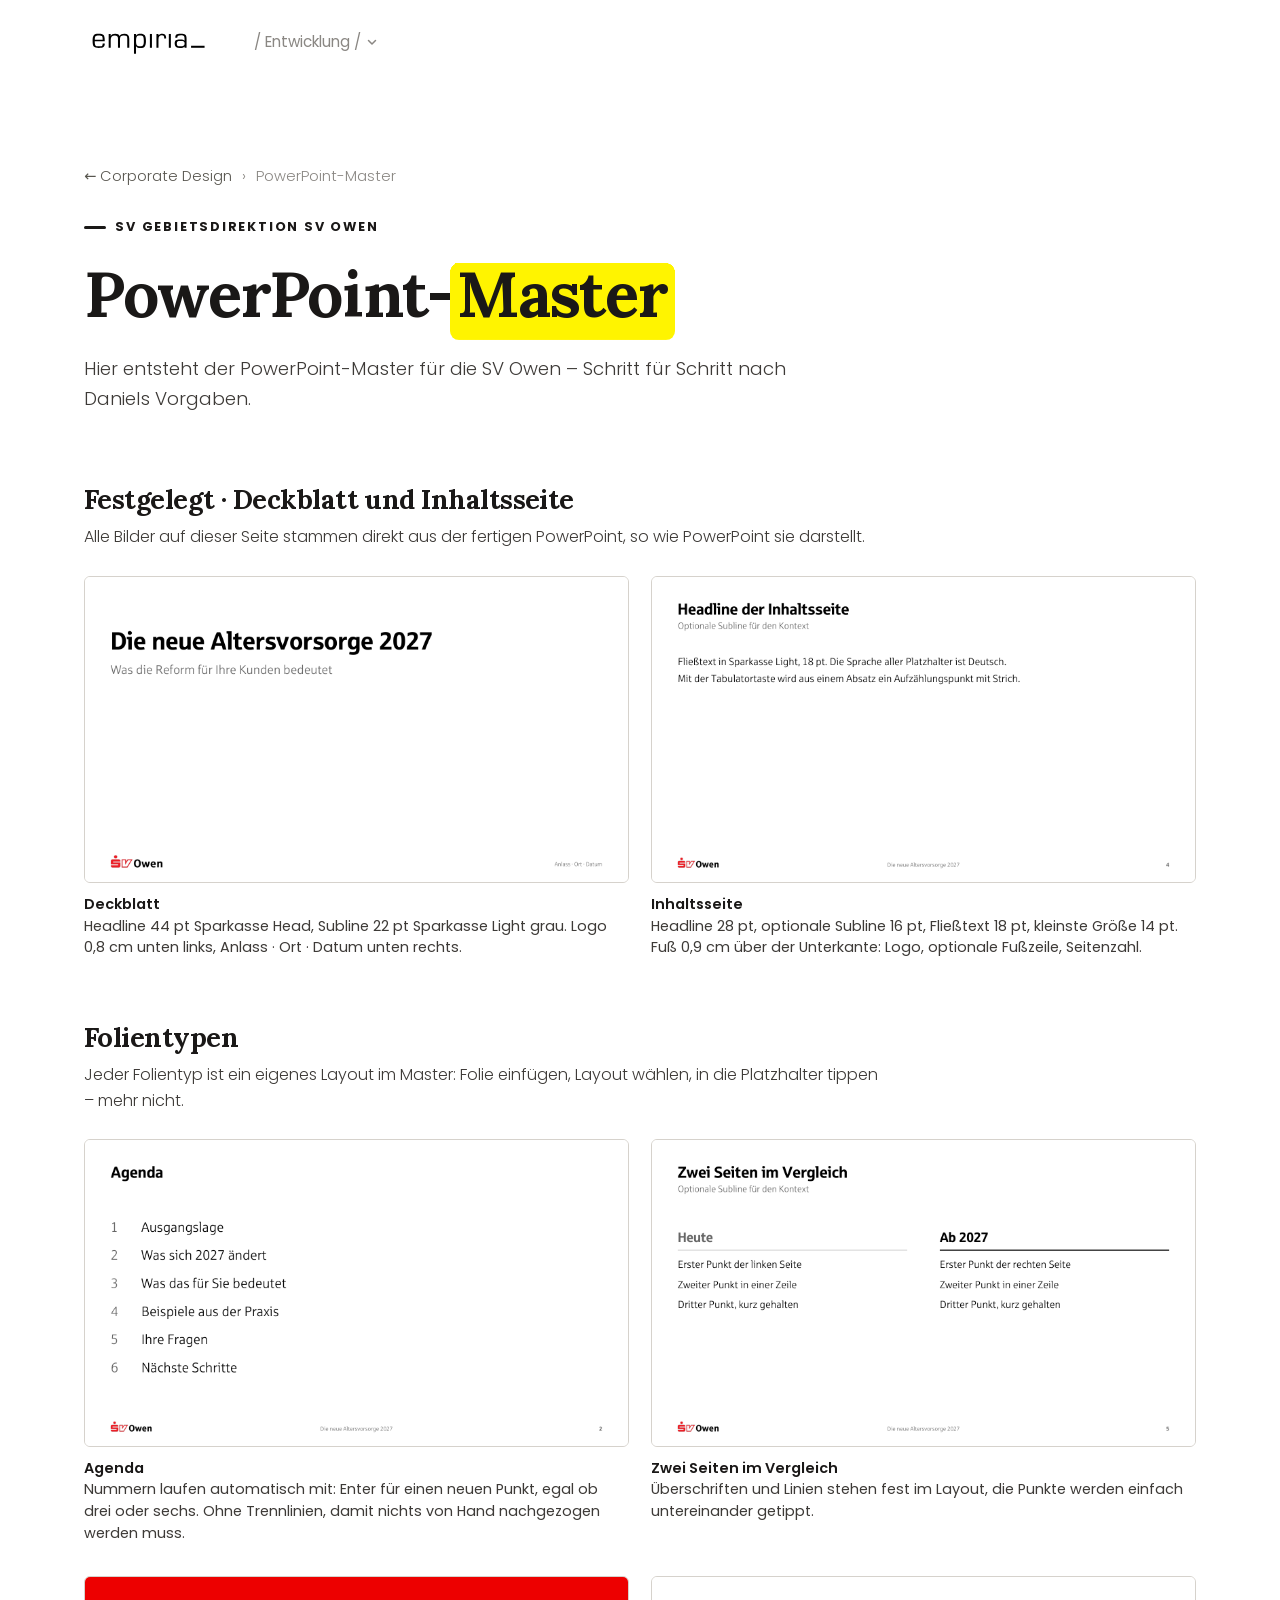
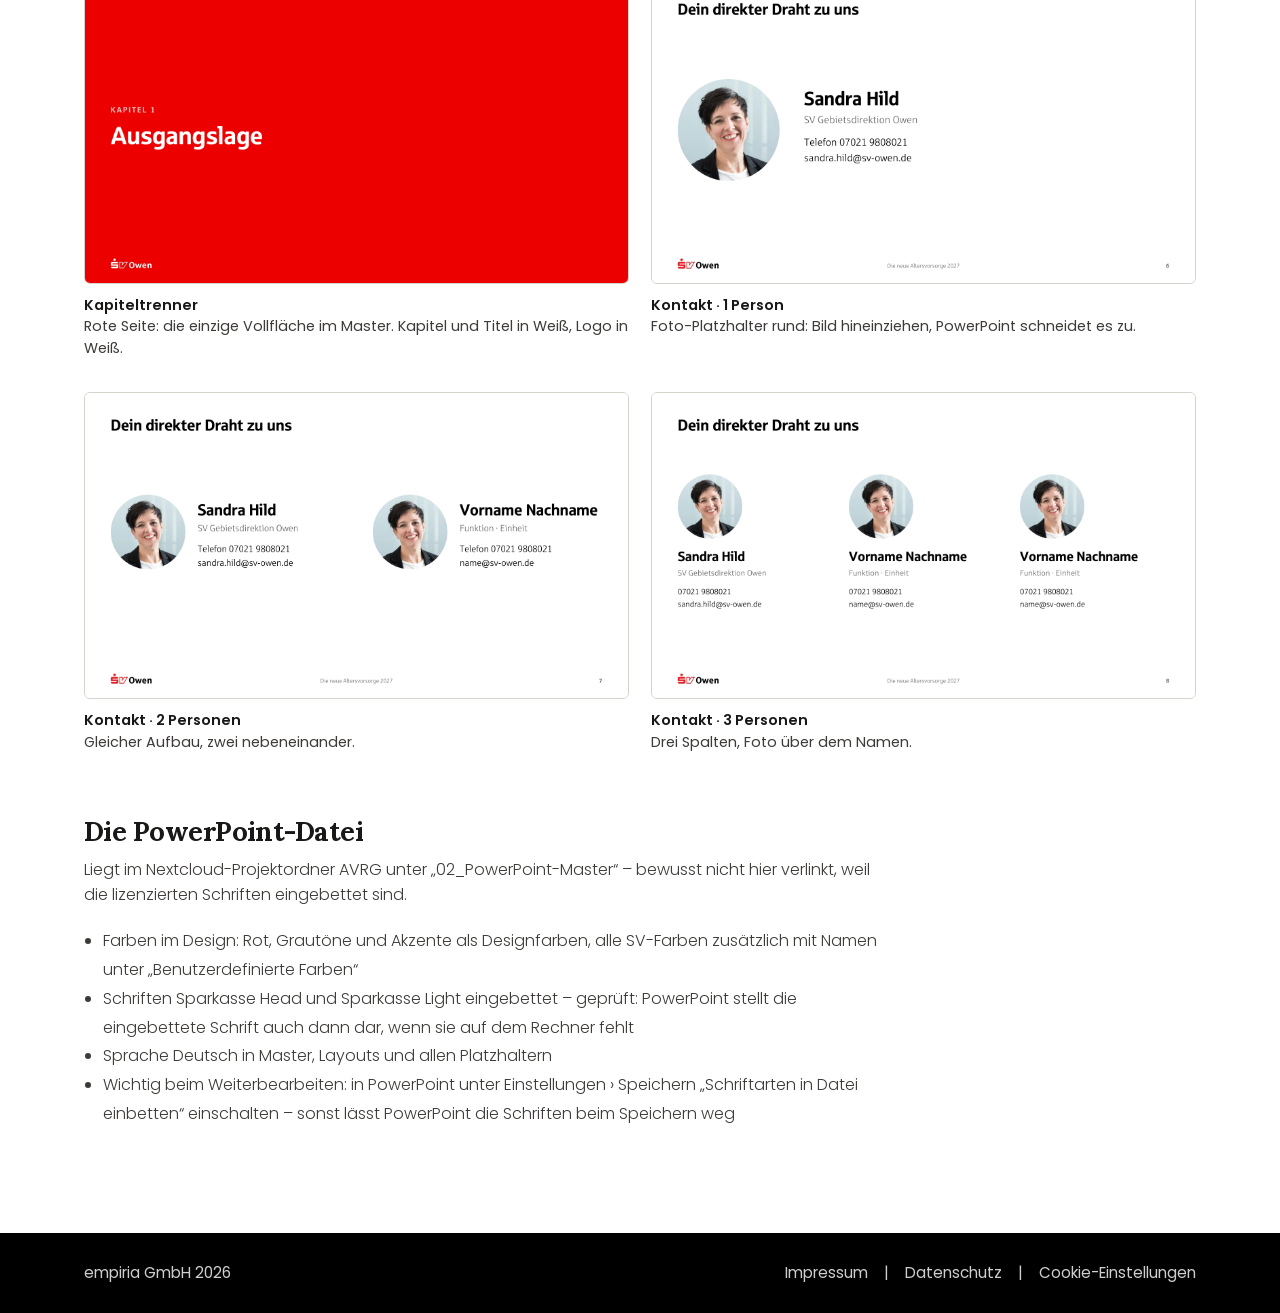
<file: entwicklung/powerpoint-master.html>
<!doctype html>
<html lang="de">
<head>
<meta charset="utf-8">
<meta name="viewport" content="width=device-width, initial-scale=1">
<title>PowerPoint-Master · SV Owen – empiria (intern)</title>
<meta name="description" content="PowerPoint-Master für die SV Gebietsdirektion Owen.">
<meta name="robots" content="noindex, nofollow">
<link rel="stylesheet" href="/assets/e2/sg/styles.css">
<link rel="stylesheet" href="/assets/e2/sg/e2.css">
<link rel="stylesheet" href="/assets/e2/sg/e2-seiten.css">
<link rel="stylesheet" href="/assets/e2/sg/e2-runde5.css">
<link rel="stylesheet" href="/assets/e2/schwarzgelb-ergaenzung.css">
<link rel="stylesheet" href="/assets/e2/kontakt.css">
<link rel="stylesheet" href="/assets/projekte/avrg/avrg-konzept.css?v=4">
<link rel="icon" href="/favicon.svg?v=2" type="image/svg+xml">
<link rel="icon" href="/favicon-32.png?v=2" sizes="32x32" type="image/png">
<link rel="apple-touch-icon" href="/apple-touch-icon.png?v=2">
</head>
<body class="e2">

<!-- ===== SVG icon symbols ===== -->
<svg width="0" height="0" style="position:absolute" aria-hidden="true">
  <defs>
    <symbol id="ic-forward" viewBox="0 0 232.44 232.44">
      <path fill="currentColor" d="M124.63,201.36c-7.96-.02-14.41-6.49-14.39-14.43,0-2.73.78-5.38,2.24-7.69l40.09-63.07-40.08-63c-4.25-6.77-2.2-15.67,4.52-19.89,2.28-1.43,4.91-2.19,7.59-2.2h43.03c7.41.02,14.18,3.76,18.12,10.02l40.52,63.6c4.45,7.01,4.45,16.05,0,23.04l-40.54,63.64c-3.92,6.22-10.69,9.97-18.08,9.99h-43.01ZM125.11,45.72l42.32,66.52c1.52,2.4,1.53,5.46,0,7.86l-42.34,66.62h42.54c2.33,0,4.48-1.2,5.73-3.18l40.55-63.66c1.41-2.22,1.41-5.09,0-7.31l-40.53-63.62c-1.27-2.02-3.42-3.21-5.77-3.21h-42.51Z"/>
      <path fill="currentColor" d="M60.23,201.36H17.22c-7.96-.02-14.41-6.49-14.39-14.43,0-2.72.78-5.38,2.24-7.68l40.09-63.08L5.08,53.2c-4.26-6.72-2.26-15.63,4.45-19.88,2.31-1.46,4.97-2.23,7.69-2.24h43c7.41.01,14.18,3.76,18.13,10.02l40.52,63.6c4.45,7.01,4.45,16.05,0,23.04l-40.54,63.64c-3.93,6.23-10.7,9.97-18.1,9.99ZM17.68,45.72l42.34,66.52c1.52,2.4,1.53,5.46,0,7.86l-42.34,66.62h42.53c2.34,0,4.49-1.2,5.74-3.18l40.55-63.66c1.41-2.22,1.41-5.09,0-7.31l-40.53-63.62c-1.27-2.02-3.42-3.21-5.77-3.21H17.68Z"/>
    </symbol>
    <symbol id="ic-kreis" viewBox="0 0 232.44 232.44">
      <path fill="currentColor" d="M116.22,22.83c51.49,0,93.39,41.89,93.39,93.39s-41.89,93.39-93.39,93.39S22.83,167.71,22.83,116.22,64.73,22.83,116.22,22.83M116.22,2.83C53.6,2.83,2.83,53.6,2.83,116.22s50.76,113.39,113.39,113.39,113.39-50.76,113.39-113.39S178.84,2.83,116.22,2.83h0Z"/>
    </symbol>
    <symbol id="ic-kreuz" viewBox="0 0 232.44 232.44">
      <path fill="currentColor" d="M162.06,27.36l43.02,43.02-31.7,31.7-14.14,14.14,14.14,14.14,31.7,31.7-43.02,43.02-31.7-31.7-14.14-14.14-14.14,14.14-31.7,31.7-43.02-43.02,31.7-31.7,14.14-14.14-14.14-14.14-31.7-31.7,43.02-43.02,31.7,31.7,14.14,14.14,14.14-14.14,31.7-31.7M162.06,2.83c-2.32,0-4.64.89-6.41,2.66l-39.43,39.43L76.79,5.49c-1.77-1.77-4.09-2.66-6.41-2.66-2.32,0-4.64.88-6.41,2.66L5.49,63.97c-3.54,3.54-3.54,9.28,0,12.82l39.43,39.43L5.49,155.65c-3.54,3.54-3.54,9.28,0,12.82l58.48,58.48c1.77,1.77,4.09,2.66,6.41,2.66s4.64-.89,6.41-2.66l39.43-39.43,39.43,39.43c1.77,1.77,4.09,2.66,6.41,2.66s4.64-.89,6.41-2.66l58.48-58.48c3.54-3.54,3.54-9.28,0-12.82l-39.43-39.43,39.43-39.43c3.54-3.54,3.54-9.28,0-12.82L168.47,5.49c-1.77-1.77-4.09-2.66-6.41-2.66h0Z"/>
    </symbol>
    <symbol id="ic-quadrat" viewBox="0 0 232.44 232.44">
      <path fill="currentColor" d="M209.61,22.83v186.77H22.83V22.83h186.77M216.12,2.83H16.32c-7.45,0-13.49,6.04-13.49,13.49v199.8c0,7.45,6.04,13.49,13.49,13.49h199.8c7.45,0,13.49-6.04,13.49-13.49V16.32c0-7.45-6.04-13.49-13.49-13.49h0Z"/>
    </symbol>
    <symbol id="ic-raute" viewBox="0 0 232.44 232.44">
      <path fill="currentColor" d="M116.22,27.03l89.19,89.19-89.19,89.19L27.03,116.22,116.22,27.03M116.22,2.83c-2.53,0-5.06.96-6.99,2.89L5.73,109.23c-3.86,3.86-3.86,10.11,0,13.97l103.51,103.51c1.93,1.93,4.46,2.89,6.99,2.89s5.06-.96,6.99-2.89l103.51-103.51c3.86-3.86,3.86-10.11,0-13.97L123.21,5.73c-1.93-1.93-4.46-2.89-6.99-2.89h0Z"/>
    </symbol>
    <symbol id="ic-phone" viewBox="0 0 80 80">
      <g fill="none" stroke="currentColor" stroke-width="3" stroke-linecap="round" stroke-linejoin="round">
        <path d="M34.67,62h10.67"/>
        <path d="M22,18c0-4.42,3.58-8,8-8h20c4.42,0,8,3.58,8,8v44c0,4.42-3.58,8-8,8h-20c-4.42,0-8-3.58-8-8V18Z"/>
      </g>
    </symbol>
    <symbol id="ic-in" viewBox="0 0 80 80">
      <g fill="none" stroke="currentColor" stroke-width="3" stroke-linecap="round" stroke-linejoin="round">
        <rect x="10" y="10" width="60" height="60" rx="12.3" ry="12.3"/>
        <path d="M29.93,56.86h-7.71v-22.11h7.71v22.11ZM45.94,41.96c-1.88,0-3.4,1.52-3.4,3.4v11.51h-8.11v-22.11h8.11v2.52c1.9-1.61,4.3-2.51,6.79-2.54,5.03,0,8.52,3.73,8.52,10.81v11.32h-8.52v-11.51c0-1.88-1.5-3.4-3.38-3.41,0,0-.01,0-.02,0v.02ZM30.07,27.1c0,2.19-1.78,3.97-3.97,3.97s-3.97-1.78-3.97-3.97,1.78-3.97,3.97-3.97c2.18.02,3.94,1.79,3.94,3.97h.03Z"/>
      </g>
    </symbol>
    <symbol id="ic-text" viewBox="0 0 80 80">
      <g fill="none" stroke="currentColor" stroke-width="3" stroke-linecap="round" stroke-linejoin="round">
        <path d="M14,20h52"/>
        <path d="M14,38h52"/>
        <path d="M14,56h34"/>
      </g>
    </symbol>
    <symbol id="ic-talk" viewBox="0 0 80 80">
      <g fill="none" stroke="currentColor" stroke-width="3" stroke-linecap="round" stroke-linejoin="round">
        <rect x="30" y="10" width="20" height="32" rx="10"/>
        <path d="M20,36c0,11,9,20,20,20s20-9,20-20"/>
        <path d="M40,56v14"/>
        <path d="M28,70h24"/>
      </g>
    </symbol>
    <symbol id="ic-visibility" viewBox="0 0 80 80">
      <g fill="none" stroke="currentColor" stroke-width="3" stroke-linecap="round" stroke-linejoin="round">
        <path d="M6,40c6-14,20-22,34-22s28,8,34,22c-6,14-20,22-34,22S12,54,6,40Z"/>
        <circle cx="40" cy="40" r="10"/>
      </g>
    </symbol>
    <symbol id="ic-ads" viewBox="0 0 80 80">
      <g fill="none" stroke="currentColor" stroke-width="3" stroke-linecap="round" stroke-linejoin="round">
        <circle cx="40" cy="40" r="28"/>
        <circle cx="40" cy="40" r="16"/>
        <circle cx="40" cy="40" r="4" fill="currentColor" stroke="none"/>
      </g>
    </symbol>
    <symbol id="ic-mail" viewBox="0 0 80 80">
      <g fill="none" stroke="currentColor" stroke-width="3" stroke-linecap="round" stroke-linejoin="round">
        <rect x="10" y="18" width="60" height="44" rx="6"/>
        <path d="M12,22l28,22,28-22"/>
      </g>
    </symbol>
  </defs>
</svg>

<!-- ===== Header ===== -->
<header class="site-header" id="top">
  <div class="container nav">
    <a class="brand" href="/index.html" aria-label="empiria Startseite">
      <img src="/assets/empiria-logo.svg" alt="empiria">
    </a>
  </div>
</header>
<main class="ak">
  <section class="e2-kopf ak-kopfbereich"><div class="e2-wrap">
      <p class="ak-wo"><a href="/entwicklung/corporate-design.html">&#8592; Corporate Design</a><span aria-hidden="true">&rsaquo;</span><span aria-current="page">PowerPoint-Master</span></p>
      <p class="e2-kicker">SV Gebietsdirektion SV Owen</p>
      <h1>PowerPoint-<span class="hl">Master</span></h1>
      <p class="e2-lead">Hier entsteht der PowerPoint-Master für die SV Owen – Schritt für Schritt nach Daniels Vorgaben.</p>
  </div></section>
  <section class="e2-sek ak-sec" style="padding-top:0"><div class="e2-wrap">
      <div class="pm-abschnitt"><h2>Festgelegt · Deckblatt und Inhaltsseite</h2><p>Alle Bilder auf dieser Seite stammen direkt aus der fertigen PowerPoint, so wie PowerPoint sie darstellt.</p>
        <div class="pm-varianten"><figure class="pm-v"><img src="/entwicklung/ppt/deckblatt.png?v=3" alt="Deckblatt" loading="lazy"><figcaption><b>Deckblatt</b>Headline 44 pt Sparkasse Head, Subline 22 pt Sparkasse Light grau. Logo 0,8 cm unten links, Anlass · Ort · Datum unten rechts.</figcaption></figure><figure class="pm-v"><img src="/entwicklung/ppt/inhaltsseite.png?v=3" alt="Inhaltsseite" loading="lazy"><figcaption><b>Inhaltsseite</b>Headline 28 pt, optionale Subline 16 pt, Fließtext 18 pt, kleinste Größe 14 pt. Fuß 0,9 cm über der Unterkante: Logo, optionale Fußzeile, Seitenzahl.</figcaption></figure></div></div>
      <div class="pm-abschnitt"><h2>Folientypen</h2><p>Jeder Folientyp ist ein eigenes Layout im Master: Folie einfügen, Layout wählen, in die Platzhalter tippen – mehr nicht.</p>
        <div class="pm-varianten"><figure class="pm-v"><img src="/entwicklung/ppt/agenda.png?v=3" alt="Agenda" loading="lazy"><figcaption><b>Agenda</b>Nummern laufen automatisch mit: Enter für einen neuen Punkt, egal ob drei oder sechs. Ohne Trennlinien, damit nichts von Hand nachgezogen werden muss.</figcaption></figure><figure class="pm-v"><img src="/entwicklung/ppt/vergleich.png?v=3" alt="Zwei Seiten im Vergleich" loading="lazy"><figcaption><b>Zwei Seiten im Vergleich</b>Überschriften und Linien stehen fest im Layout, die Punkte werden einfach untereinander getippt.</figcaption></figure><figure class="pm-v"><img src="/entwicklung/ppt/kapitel.png?v=3" alt="Kapiteltrenner" loading="lazy"><figcaption><b>Kapiteltrenner</b>Rote Seite: die einzige Vollfläche im Master. Kapitel und Titel in Weiß, Logo in Weiß.</figcaption></figure><figure class="pm-v"><img src="/entwicklung/ppt/kontakt-1.png?v=3" alt="Kontakt · 1 Person" loading="lazy"><figcaption><b>Kontakt · 1 Person</b>Foto-Platzhalter rund: Bild hineinziehen, PowerPoint schneidet es zu.</figcaption></figure><figure class="pm-v"><img src="/entwicklung/ppt/kontakt-2.png?v=3" alt="Kontakt · 2 Personen" loading="lazy"><figcaption><b>Kontakt · 2 Personen</b>Gleicher Aufbau, zwei nebeneinander.</figcaption></figure><figure class="pm-v"><img src="/entwicklung/ppt/kontakt-3.png?v=3" alt="Kontakt · 3 Personen" loading="lazy"><figcaption><b>Kontakt · 3 Personen</b>Drei Spalten, Foto über dem Namen.</figcaption></figure></div></div>
      <div class="pm-abschnitt"><h2>Die PowerPoint-Datei</h2><p>Liegt im Nextcloud-Projektordner AVRG unter „02_PowerPoint-Master“ – bewusst nicht hier verlinkt, weil die lizenzierten Schriften eingebettet sind.</p>
        <ul class="pm-liste"><li>Farben im Design: Rot, Grautöne und Akzente als Designfarben, alle SV-Farben zusätzlich mit Namen unter „Benutzerdefinierte Farben“</li><li>Schriften Sparkasse Head und Sparkasse Light eingebettet – geprüft: PowerPoint stellt die eingebettete Schrift auch dann dar, wenn sie auf dem Rechner fehlt</li><li>Sprache Deutsch in Master, Layouts und allen Platzhaltern</li><li>Wichtig beim Weiterbearbeiten: in PowerPoint unter Einstellungen › Speichern „Schriftarten in Datei einbetten“ einschalten – sonst lässt PowerPoint die Schriften beim Speichern weg</li></ul></div>
  </div></section>
</main>
<style>
.pm-abschnitt { margin-top: 4rem; }
.pm-abschnitt:first-child { margin-top: 0; }
.pm-abschnitt h2 { font-family: "Lora", Georgia, serif; font-weight: 700; font-size: 1.7rem; margin: 0; }
.ak .pm-abschnitt h2 + p { max-width: 50rem; margin: .7rem 0 0; color: #3d3a37; line-height: 1.6; }
.pm-varianten { display: grid; grid-template-columns: repeat(2, minmax(0, 1fr)); gap: 2rem 1.4rem; margin-top: 1.6rem; }
.pm-v { margin: 0; }
.pm-v img { display: block; width: 100%; height: auto; border: 1px solid #d6d2cc; border-radius: 6px; }
.pm-v figcaption { margin-top: .7rem; font-size: .9rem; line-height: 1.5; color: #3d3a37; }
.pm-v figcaption b { display: block; font-weight: 600; color: #1a1817; }
.pm-block { margin-top: 2.4rem; }
.pm-liste { max-width: 50rem; margin: 1.2rem 0 0; padding-left: 1.2rem; color: #3d3a37; line-height: 1.8; }
.pm-block h3 { margin: 0 0 1rem; font: 600 .78rem/1.4 "Poppins", sans-serif; letter-spacing: .12em; text-transform: uppercase; color: #1a1817; }
.pm-logo { padding: 2.4rem; border: 1px solid #d6d2cc; border-radius: 6px; }
.pm-logo img { display: block; height: 56px; width: auto; }
.pm-hinweis { max-width: 50rem; margin: 0 0 1.2rem; color: #3d3a37; line-height: 1.6; }
.pm-muster { display: block; width: 100%; height: auto; }
.pm-farben { display: grid; grid-template-columns: repeat(auto-fill, minmax(118px, 1fr)); gap: 1rem; }
.pm-sw { display: flex; flex-direction: column; font-size: .85rem; line-height: 1.35; }
.pm-sw i { display: block; height: 64px; border-radius: 6px; margin-bottom: .5rem; }
.pm-sw b { font-weight: 600; }
.pm-sw small { color: #8a847c; font-size: .78rem; }
@media (max-width: 700px) { .pm-varianten { grid-template-columns: 1fr; } }
</style>

<footer class="site-footer">
  <div class="container footer-row">
    <span>empiria GmbH 2026</span>
    <span class="footer-links"><a href="/impressum.html">Impressum</a> <span>|</span> <a href="/datenschutz.html">Datenschutz</a> <span>|</span> <button type="button" data-cookie-settings>Cookie-Einstellungen</button></span>
  </div>
</footer>

<script src="/script.js"></script>
<!-- ENTWICKLUNG:START (nur Daniels Branch – nie auf main) -->
<link rel="stylesheet" href="/entwicklung/menu.css">
<script src="/entwicklung/menu.js"></script>
<!-- ENTWICKLUNG:END -->
</body>
</html>
</file>
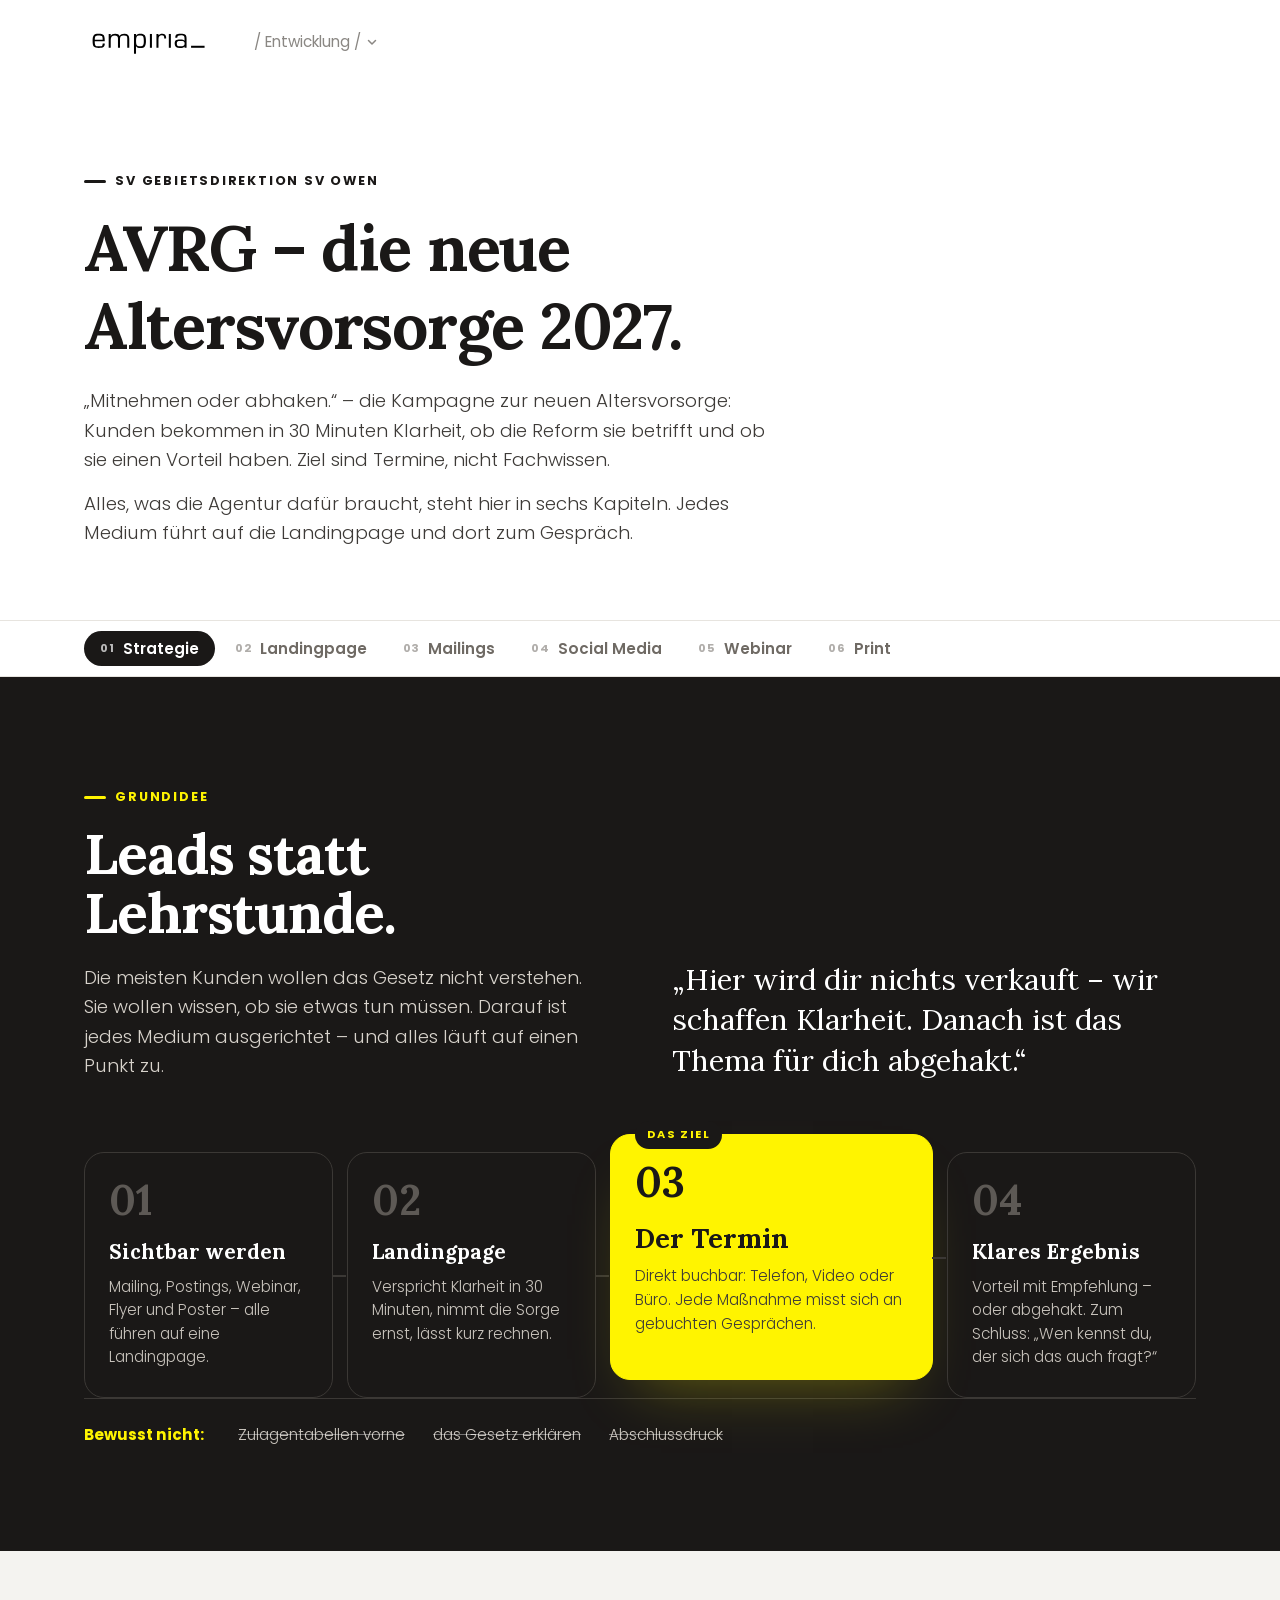
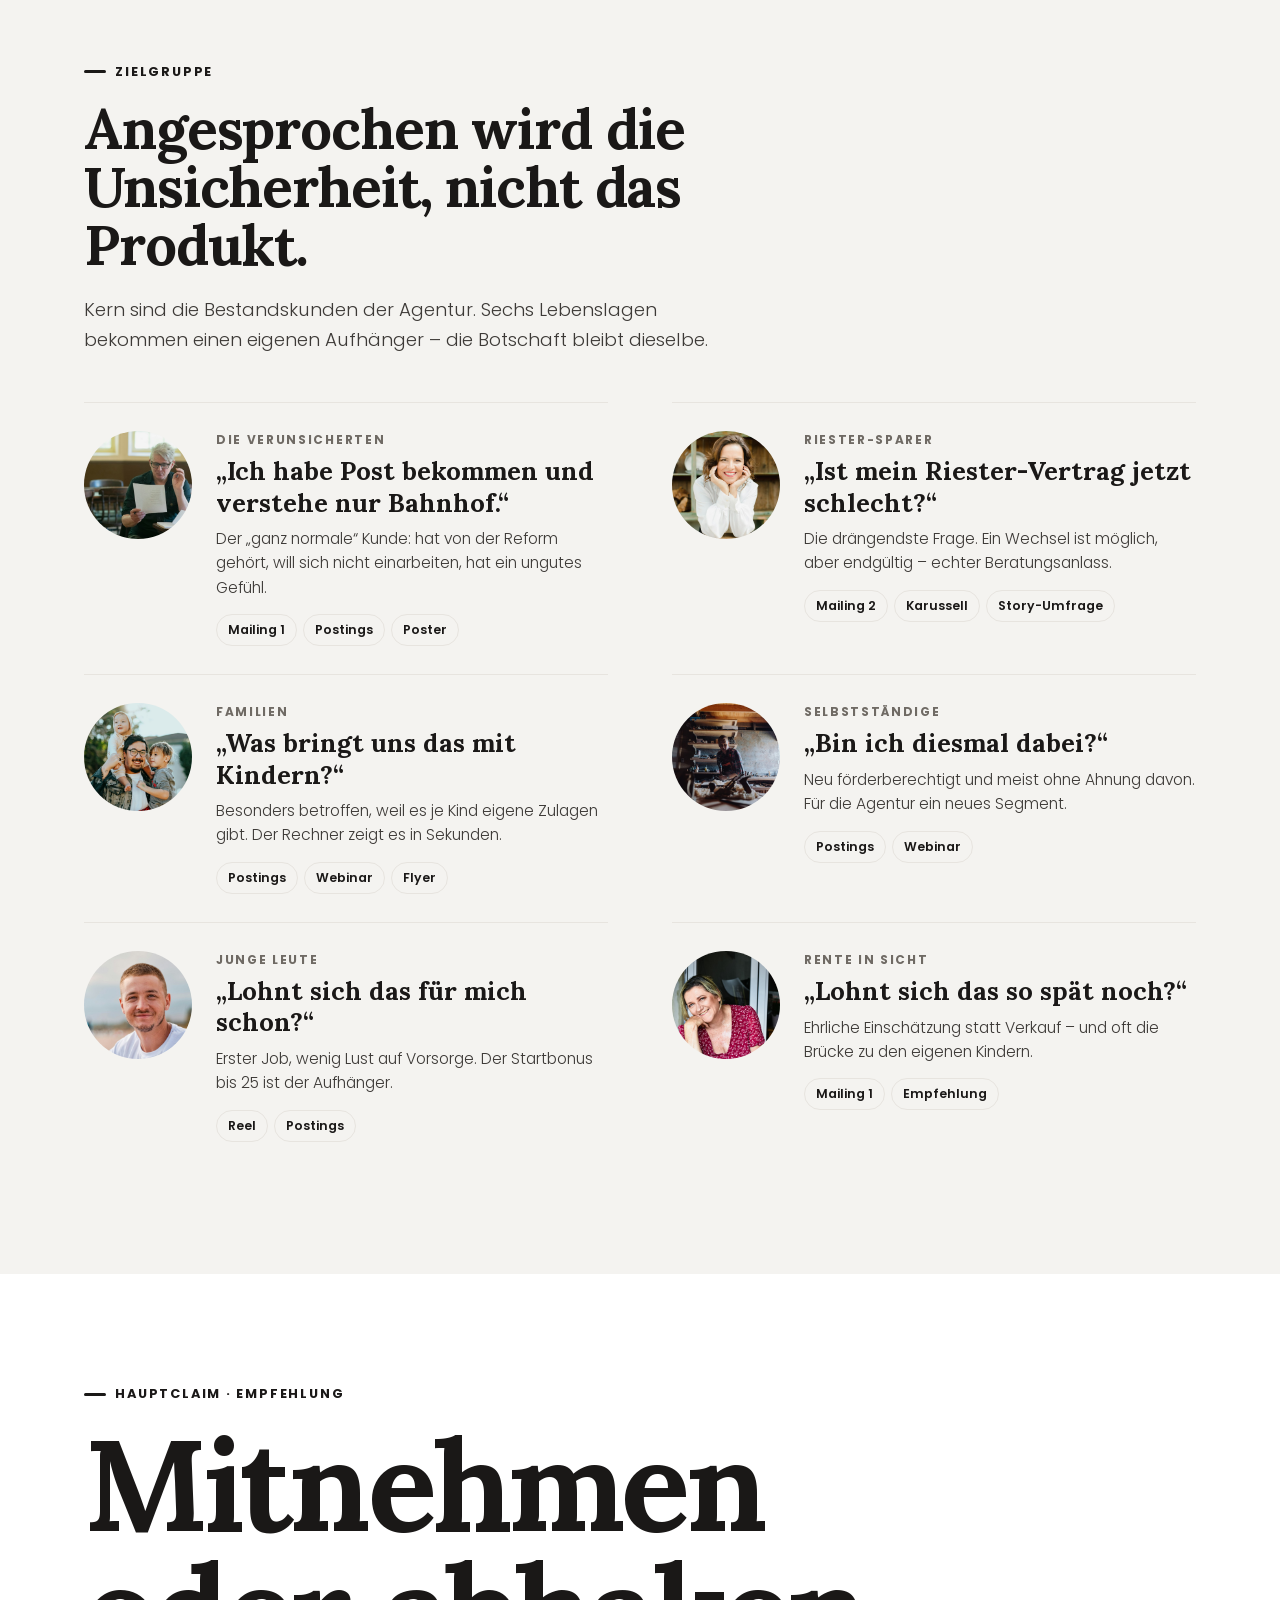
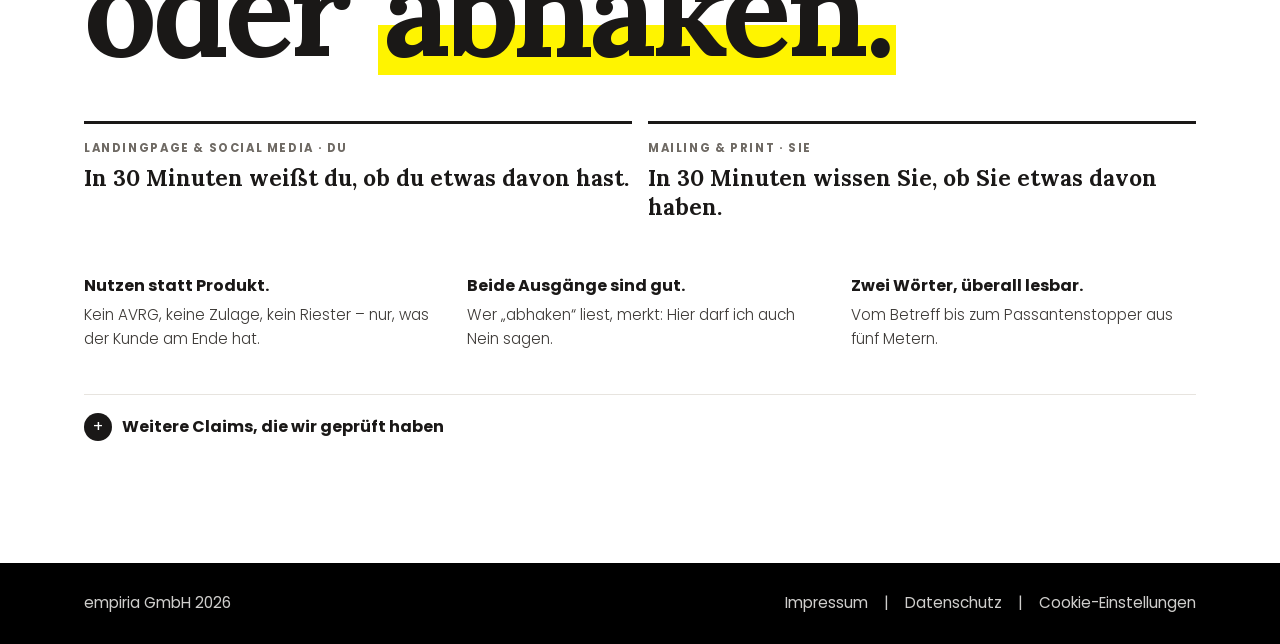
<file: projekte/avrg-medienkonzept.html>
<!doctype html>
<html lang="de">
<head>
<meta charset="utf-8">
<meta name="viewport" content="width=device-width, initial-scale=1">
<title>AVRG – empiria</title>
<meta name="robots" content="noindex, nofollow">
<!-- Das Medienkonzept ist seit dem 20.10.2026 Teil der Startseite /projekte/avrg.html. Alte Links (auch mit #kapitel) leiten dorthin. -->
<script>location.replace('/projekte/avrg.html' + location.hash);</script>
<meta http-equiv="refresh" content="0; url=/projekte/avrg.html">
<link rel="icon" href="/favicon.svg?v=2" type="image/svg+xml">
<link rel="icon" href="/favicon-32.png?v=2" sizes="32x32" type="image/png">
<link rel="apple-touch-icon" href="/apple-touch-icon.png?v=2">
</head>
<body><p><a href="/projekte/avrg.html">Weiter zur AVRG-Übersicht</a></p></body>
</html>
</file>
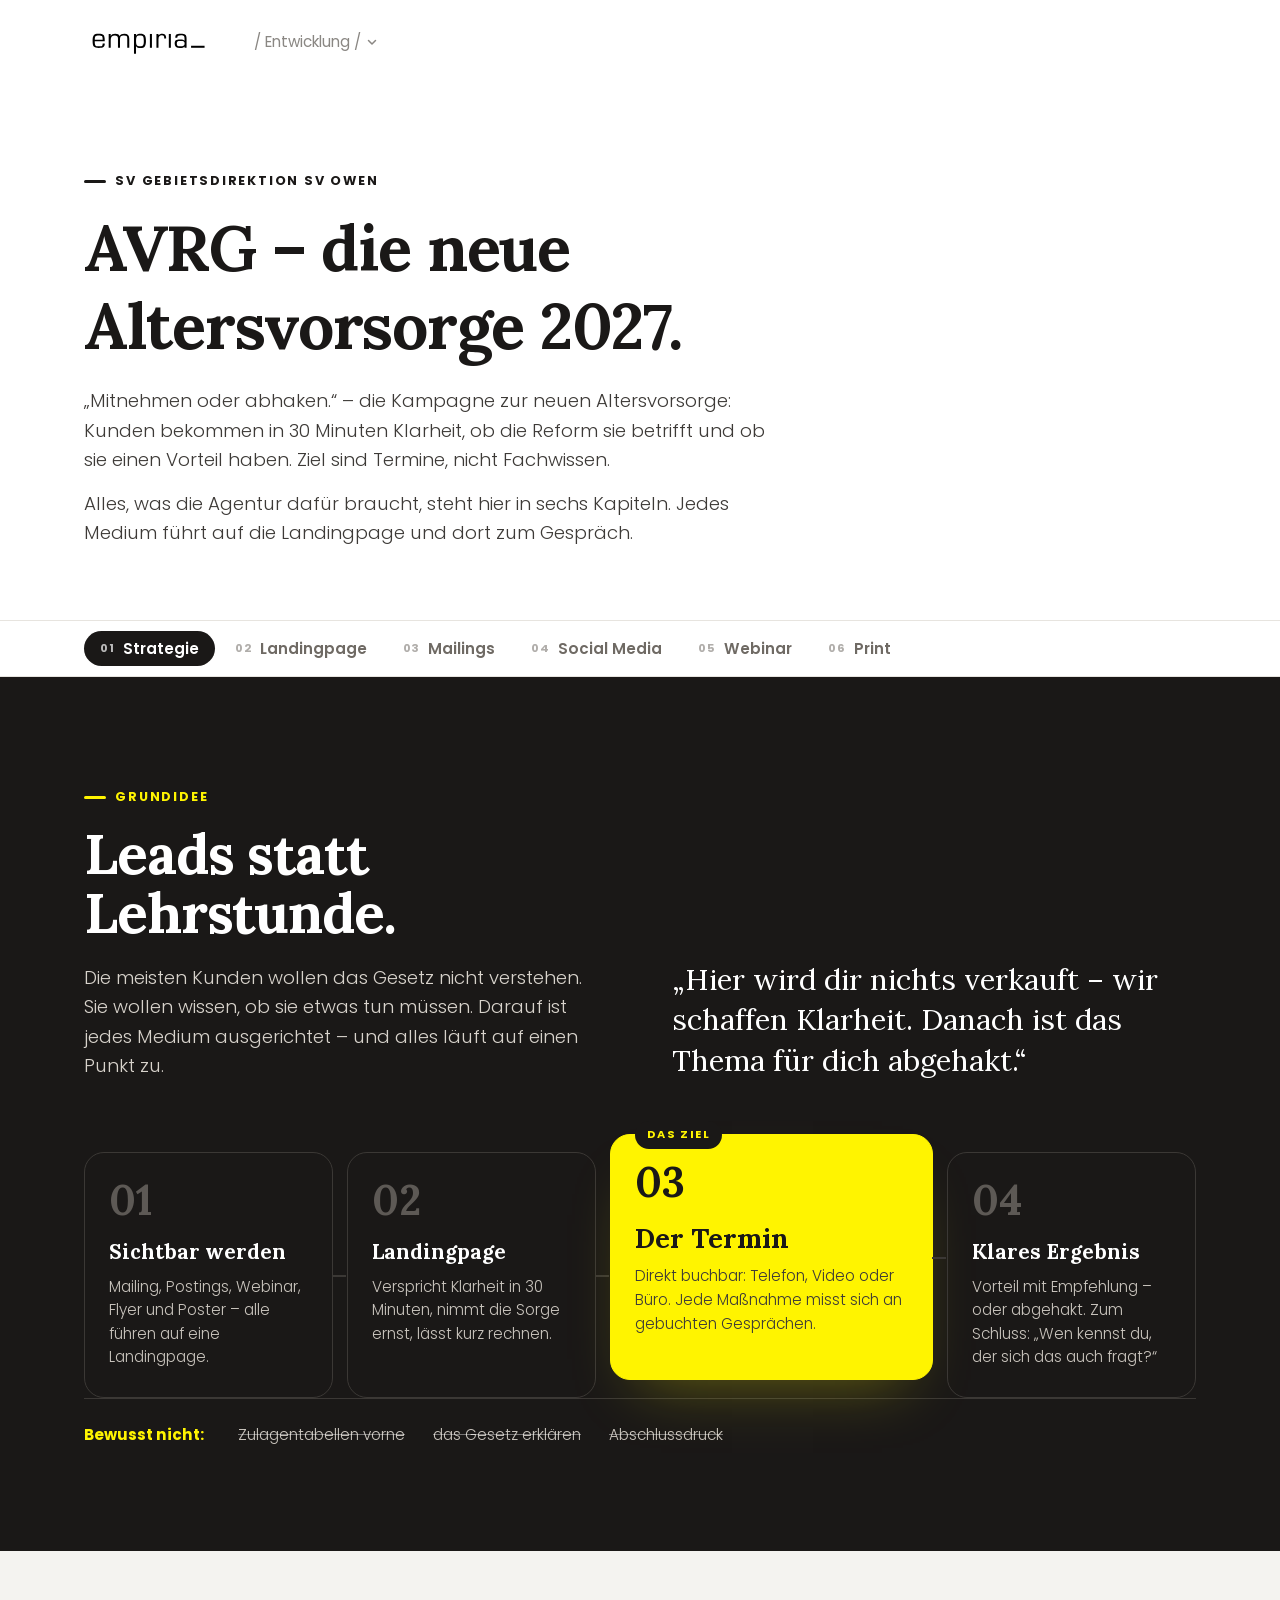
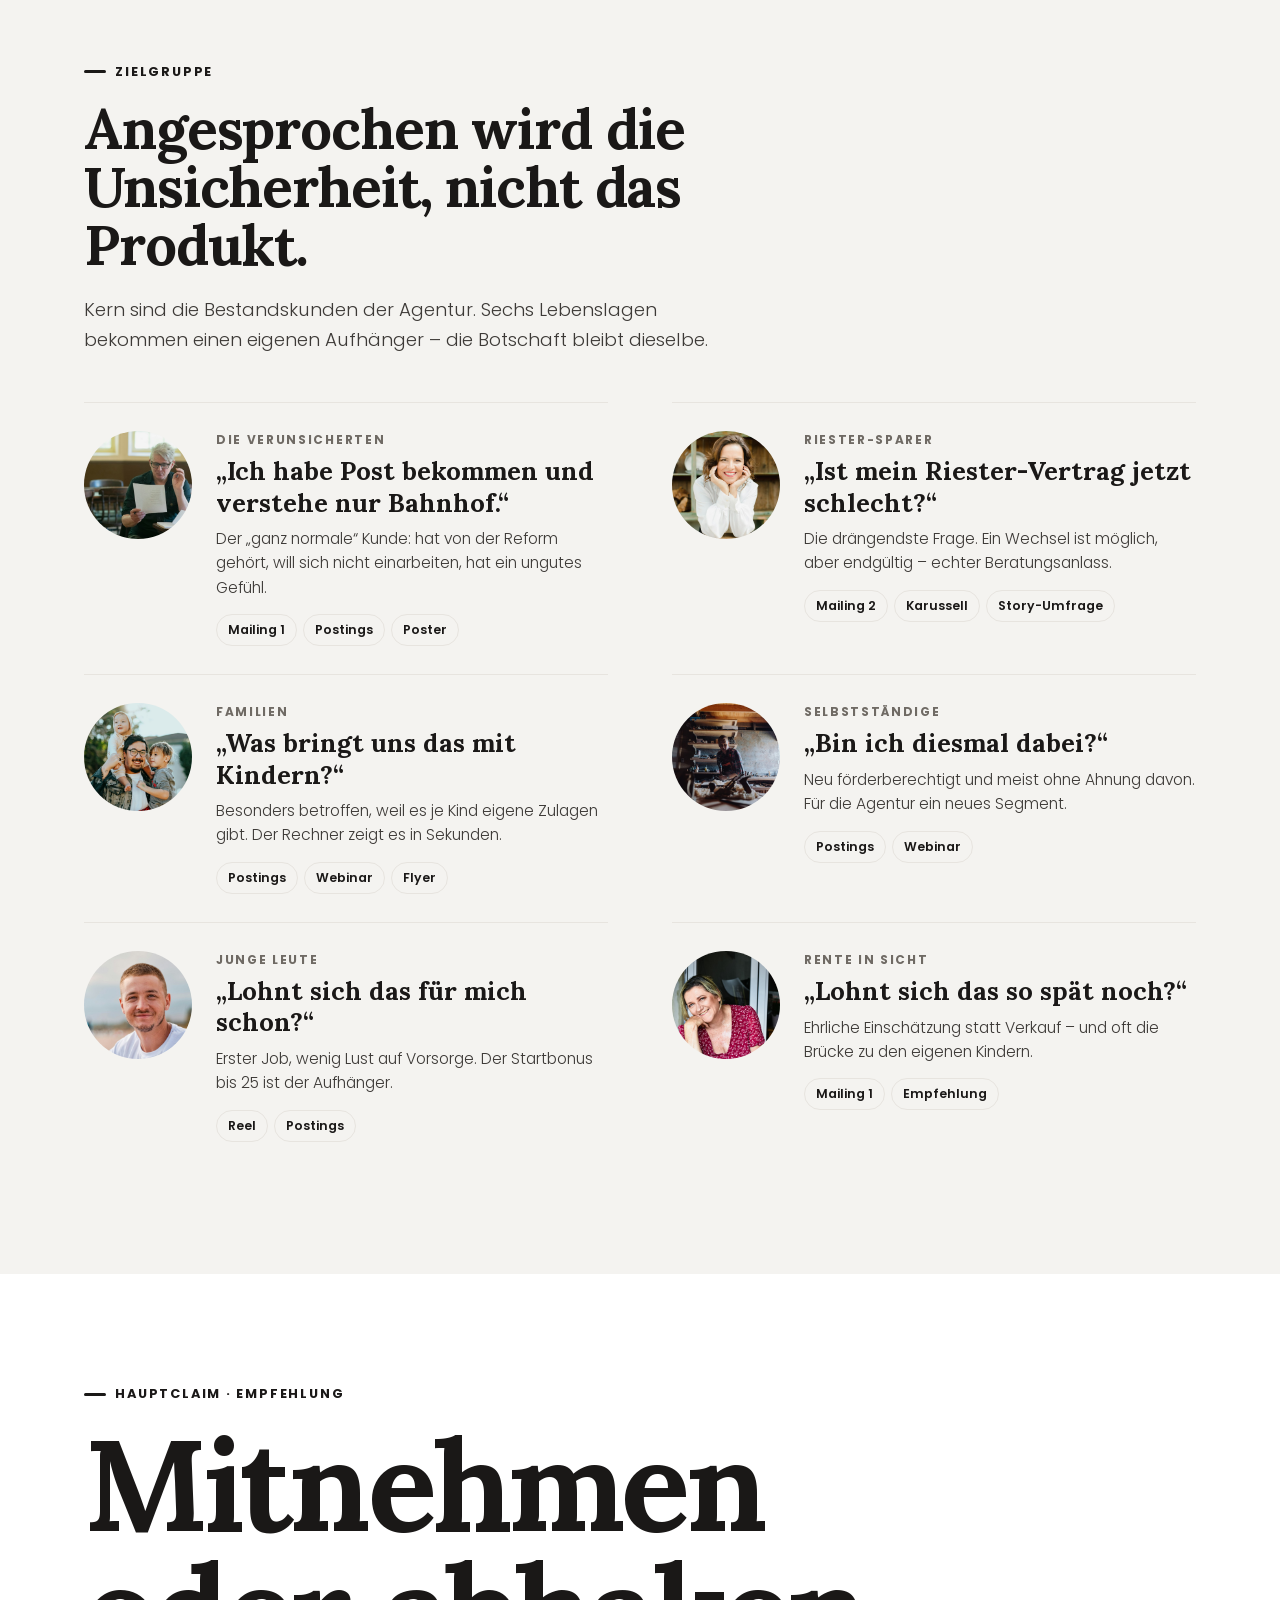
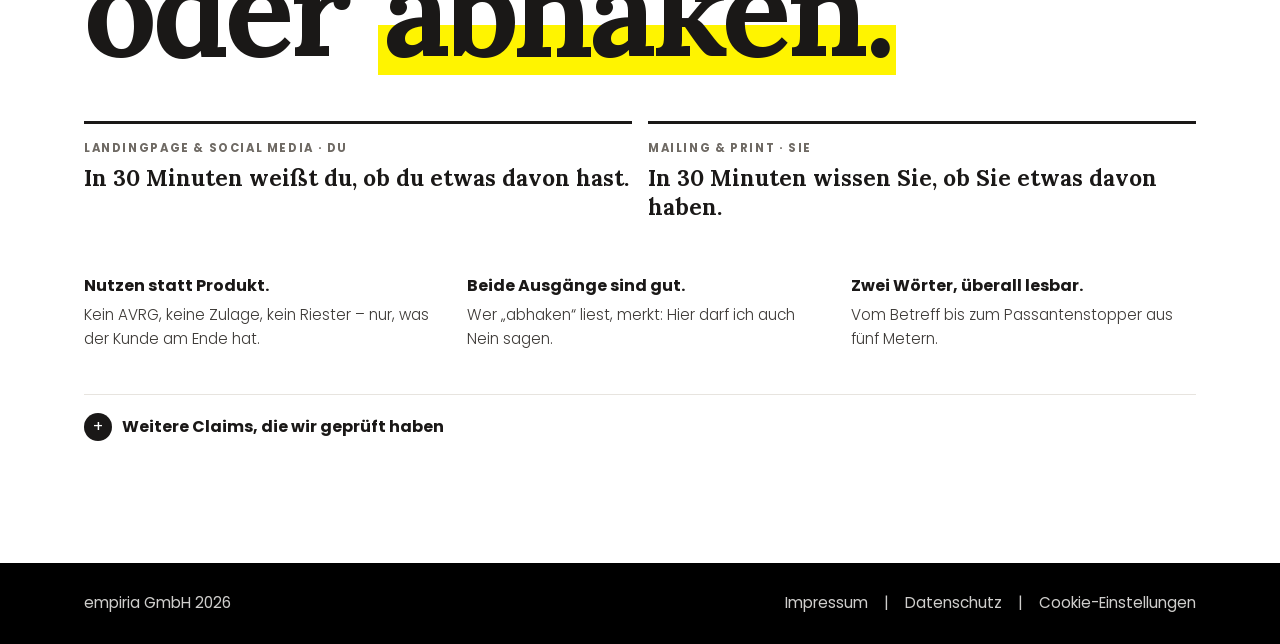
<file: projekte/avrg.html>
<!doctype html>
<html lang="de">
<head>
<meta charset="utf-8">
<meta name="viewport" content="width=device-width, initial-scale=1">
<title>AVRG · SV Owen – empiria</title>
<meta name="description" content="AVRG – die neue Altersvorsorge 2027: Kampagne der SV Gebietsdirektion Owen in sechs Kapiteln.">
<meta name="robots" content="noindex, nofollow">
<link rel="stylesheet" href="/assets/e2/sg/styles.css">
<link rel="stylesheet" href="/assets/e2/sg/e2.css">
<link rel="stylesheet" href="/assets/e2/sg/e2-seiten.css">
<link rel="stylesheet" href="/assets/e2/sg/e2-runde5.css">
<link rel="stylesheet" href="/assets/e2/schwarzgelb-ergaenzung.css">
<link rel="stylesheet" href="/assets/e2/kontakt.css">
<link rel="stylesheet" href="/assets/projekte/avrg/avrg-konzept.css?v=4">
<link rel="stylesheet" href="/assets/projekte/avrg/avrg-mk.css?v=22">
<link rel="icon" href="/favicon.svg?v=2" type="image/svg+xml">
<link rel="icon" href="/favicon-32.png?v=2" sizes="32x32" type="image/png">
<link rel="apple-touch-icon" href="/apple-touch-icon.png?v=2">
</head>
<body class="e2">

<!-- ===== SVG icon symbols ===== -->
<svg width="0" height="0" style="position:absolute" aria-hidden="true">
  <defs>
    <symbol id="ic-forward" viewBox="0 0 232.44 232.44">
      <path fill="currentColor" d="M124.63,201.36c-7.96-.02-14.41-6.49-14.39-14.43,0-2.73.78-5.38,2.24-7.69l40.09-63.07-40.08-63c-4.25-6.77-2.2-15.67,4.52-19.89,2.28-1.43,4.91-2.19,7.59-2.2h43.03c7.41.02,14.18,3.76,18.12,10.02l40.52,63.6c4.45,7.01,4.45,16.05,0,23.04l-40.54,63.64c-3.92,6.22-10.69,9.97-18.08,9.99h-43.01ZM125.11,45.72l42.32,66.52c1.52,2.4,1.53,5.46,0,7.86l-42.34,66.62h42.54c2.33,0,4.48-1.2,5.73-3.18l40.55-63.66c1.41-2.22,1.41-5.09,0-7.31l-40.53-63.62c-1.27-2.02-3.42-3.21-5.77-3.21h-42.51Z"/>
      <path fill="currentColor" d="M60.23,201.36H17.22c-7.96-.02-14.41-6.49-14.39-14.43,0-2.72.78-5.38,2.24-7.68l40.09-63.08L5.08,53.2c-4.26-6.72-2.26-15.63,4.45-19.88,2.31-1.46,4.97-2.23,7.69-2.24h43c7.41.01,14.18,3.76,18.13,10.02l40.52,63.6c4.45,7.01,4.45,16.05,0,23.04l-40.54,63.64c-3.93,6.23-10.7,9.97-18.1,9.99ZM17.68,45.72l42.34,66.52c1.52,2.4,1.53,5.46,0,7.86l-42.34,66.62h42.53c2.34,0,4.49-1.2,5.74-3.18l40.55-63.66c1.41-2.22,1.41-5.09,0-7.31l-40.53-63.62c-1.27-2.02-3.42-3.21-5.77-3.21H17.68Z"/>
    </symbol>
    <symbol id="ic-kreis" viewBox="0 0 232.44 232.44">
      <path fill="currentColor" d="M116.22,22.83c51.49,0,93.39,41.89,93.39,93.39s-41.89,93.39-93.39,93.39S22.83,167.71,22.83,116.22,64.73,22.83,116.22,22.83M116.22,2.83C53.6,2.83,2.83,53.6,2.83,116.22s50.76,113.39,113.39,113.39,113.39-50.76,113.39-113.39S178.84,2.83,116.22,2.83h0Z"/>
    </symbol>
    <symbol id="ic-kreuz" viewBox="0 0 232.44 232.44">
      <path fill="currentColor" d="M162.06,27.36l43.02,43.02-31.7,31.7-14.14,14.14,14.14,14.14,31.7,31.7-43.02,43.02-31.7-31.7-14.14-14.14-14.14,14.14-31.7,31.7-43.02-43.02,31.7-31.7,14.14-14.14-14.14-14.14-31.7-31.7,43.02-43.02,31.7,31.7,14.14,14.14,14.14-14.14,31.7-31.7M162.06,2.83c-2.32,0-4.64.89-6.41,2.66l-39.43,39.43L76.79,5.49c-1.77-1.77-4.09-2.66-6.41-2.66-2.32,0-4.64.88-6.41,2.66L5.49,63.97c-3.54,3.54-3.54,9.28,0,12.82l39.43,39.43L5.49,155.65c-3.54,3.54-3.54,9.28,0,12.82l58.48,58.48c1.77,1.77,4.09,2.66,6.41,2.66s4.64-.89,6.41-2.66l39.43-39.43,39.43,39.43c1.77,1.77,4.09,2.66,6.41,2.66s4.64-.89,6.41-2.66l58.48-58.48c3.54-3.54,3.54-9.28,0-12.82l-39.43-39.43,39.43-39.43c3.54-3.54,3.54-9.28,0-12.82L168.47,5.49c-1.77-1.77-4.09-2.66-6.41-2.66h0Z"/>
    </symbol>
    <symbol id="ic-quadrat" viewBox="0 0 232.44 232.44">
      <path fill="currentColor" d="M209.61,22.83v186.77H22.83V22.83h186.77M216.12,2.83H16.32c-7.45,0-13.49,6.04-13.49,13.49v199.8c0,7.45,6.04,13.49,13.49,13.49h199.8c7.45,0,13.49-6.04,13.49-13.49V16.32c0-7.45-6.04-13.49-13.49-13.49h0Z"/>
    </symbol>
    <symbol id="ic-raute" viewBox="0 0 232.44 232.44">
      <path fill="currentColor" d="M116.22,27.03l89.19,89.19-89.19,89.19L27.03,116.22,116.22,27.03M116.22,2.83c-2.53,0-5.06.96-6.99,2.89L5.73,109.23c-3.86,3.86-3.86,10.11,0,13.97l103.51,103.51c1.93,1.93,4.46,2.89,6.99,2.89s5.06-.96,6.99-2.89l103.51-103.51c3.86-3.86,3.86-10.11,0-13.97L123.21,5.73c-1.93-1.93-4.46-2.89-6.99-2.89h0Z"/>
    </symbol>
    <symbol id="ic-phone" viewBox="0 0 80 80">
      <g fill="none" stroke="currentColor" stroke-width="3" stroke-linecap="round" stroke-linejoin="round">
        <path d="M34.67,62h10.67"/>
        <path d="M22,18c0-4.42,3.58-8,8-8h20c4.42,0,8,3.58,8,8v44c0,4.42-3.58,8-8,8h-20c-4.42,0-8-3.58-8-8V18Z"/>
      </g>
    </symbol>
    <symbol id="ic-in" viewBox="0 0 80 80">
      <g fill="none" stroke="currentColor" stroke-width="3" stroke-linecap="round" stroke-linejoin="round">
        <rect x="10" y="10" width="60" height="60" rx="12.3" ry="12.3"/>
        <path d="M29.93,56.86h-7.71v-22.11h7.71v22.11ZM45.94,41.96c-1.88,0-3.4,1.52-3.4,3.4v11.51h-8.11v-22.11h8.11v2.52c1.9-1.61,4.3-2.51,6.79-2.54,5.03,0,8.52,3.73,8.52,10.81v11.32h-8.52v-11.51c0-1.88-1.5-3.4-3.38-3.41,0,0-.01,0-.02,0v.02ZM30.07,27.1c0,2.19-1.78,3.97-3.97,3.97s-3.97-1.78-3.97-3.97,1.78-3.97,3.97-3.97c2.18.02,3.94,1.79,3.94,3.97h.03Z"/>
      </g>
    </symbol>
    <symbol id="ic-text" viewBox="0 0 80 80">
      <g fill="none" stroke="currentColor" stroke-width="3" stroke-linecap="round" stroke-linejoin="round">
        <path d="M14,20h52"/>
        <path d="M14,38h52"/>
        <path d="M14,56h34"/>
      </g>
    </symbol>
    <symbol id="ic-talk" viewBox="0 0 80 80">
      <g fill="none" stroke="currentColor" stroke-width="3" stroke-linecap="round" stroke-linejoin="round">
        <rect x="30" y="10" width="20" height="32" rx="10"/>
        <path d="M20,36c0,11,9,20,20,20s20-9,20-20"/>
        <path d="M40,56v14"/>
        <path d="M28,70h24"/>
      </g>
    </symbol>
    <symbol id="ic-visibility" viewBox="0 0 80 80">
      <g fill="none" stroke="currentColor" stroke-width="3" stroke-linecap="round" stroke-linejoin="round">
        <path d="M6,40c6-14,20-22,34-22s28,8,34,22c-6,14-20,22-34,22S12,54,6,40Z"/>
        <circle cx="40" cy="40" r="10"/>
      </g>
    </symbol>
    <symbol id="ic-ads" viewBox="0 0 80 80">
      <g fill="none" stroke="currentColor" stroke-width="3" stroke-linecap="round" stroke-linejoin="round">
        <circle cx="40" cy="40" r="28"/>
        <circle cx="40" cy="40" r="16"/>
        <circle cx="40" cy="40" r="4" fill="currentColor" stroke="none"/>
      </g>
    </symbol>
    <symbol id="ic-mail" viewBox="0 0 80 80">
      <g fill="none" stroke="currentColor" stroke-width="3" stroke-linecap="round" stroke-linejoin="round">
        <rect x="10" y="18" width="60" height="44" rx="6"/>
        <path d="M12,22l28,22,28-22"/>
      </g>
    </symbol>
  </defs>
</svg>

<!-- ===== Header ===== -->
<header class="site-header" id="top">
  <div class="container nav">
    <a class="brand" href="/index.html" aria-label="empiria Startseite">
      <img src="/assets/empiria-logo.svg" alt="empiria">
    </a>
  </div>
</header>

<main class="ak">

  <section class="e2-kopf ak-kopfbereich"><div class="e2-wrap">
      <p class="e2-kicker">SV Gebietsdirektion SV Owen</p>
      <h1>AVRG – die neue Altersvorsorge 2027.</h1>
      <p class="e2-lead">„Mitnehmen oder abhaken.“ – die Kampagne zur neuen Altersvorsorge: Kunden bekommen in 30 Minuten Klarheit, ob die Reform sie betrifft und ob sie einen Vorteil haben. Ziel sind Termine, nicht Fachwissen.</p>
      <p class="e2-lead">Alles, was die Agentur dafür braucht, steht hier in sechs Kapiteln. Jedes Medium führt auf die Landingpage und dort zum Gespräch.</p>
  </div></section>

  <nav class="mk-kapitel" aria-label="Kapitel"><div class="e2-wrap" role="tablist"><button type="button" class="mk-tab" data-k="strategie" aria-selected="true"><small>01</small>Strategie</button><button type="button" class="mk-tab" data-k="landingpage" aria-selected="false"><small>02</small>Landingpage</button><button type="button" class="mk-tab" data-k="mailings" aria-selected="false"><small>03</small>Mailings</button><button type="button" class="mk-tab" data-k="social" aria-selected="false"><small>04</small>Social Media</button><button type="button" class="mk-tab" data-k="webinar" aria-selected="false"><small>05</small>Webinar</button><button type="button" class="mk-tab" data-k="print" aria-selected="false"><small>06</small>Print</button></div></nav>

  <div class="mk-panel" id="k-strategie">
    <section class="e2-sek e2-sek--schwarz"><div class="e2-wrap">
      <div class="mk-haltung">
        <div><p class="e2-kicker">Grundidee</p><h2 class="e2-h2">Leads statt Lehrstunde.</h2><p class="e2-lead">Die meisten Kunden wollen das Gesetz nicht verstehen. Sie wollen wissen, ob sie etwas tun müssen. Darauf ist jedes Medium ausgerichtet – und alles läuft auf einen Punkt zu.</p></div>
        <p class="mk-zitat">Hier wird dir nichts verkauft – wir schaffen Klarheit. Danach ist das Thema für dich abgehakt.</p>
      </div>
      <ol class="mk-weg">
        <li class="mk-station"><span class="mk-station__nr">01</span><b>Sichtbar werden</b><p>Mailing, Postings, Webinar, Flyer und Poster – alle führen auf eine Landingpage.</p></li>
        <li class="mk-station"><span class="mk-station__nr">02</span><b>Landingpage</b><p>Verspricht Klarheit in 30 Minuten, nimmt die Sorge ernst, lässt kurz rechnen.</p></li>
        <li class="mk-station mk-station--ziel"><span class="mk-ziel-marke">Das Ziel</span><span class="mk-station__nr">03</span><b>Der Termin</b><p>Direkt buchbar: Telefon, Video oder Büro. Jede Maßnahme misst sich an gebuchten Gesprächen.</p></li>
        <li class="mk-station"><span class="mk-station__nr">04</span><b>Klares Ergebnis</b><p>Vorteil mit Empfehlung – oder abgehakt. Zum Schluss: „Wen kennst du, der sich das auch fragt?“</p></li>
      </ol>
      <p class="mk-nicht"><b>Bewusst nicht:</b> <span>Zulagentabellen vorne</span> <span>das Gesetz erklären</span> <span>Abschlussdruck</span></p>
    </div></section>

    <section class="e2-sek e2-sek--hell"><div class="e2-wrap">
      <p class="e2-kicker">Zielgruppe</p>
      <h2 class="e2-h2">Angesprochen wird die Unsicherheit, nicht das Produkt.</h2>
      <p class="e2-lead">Kern sind die Bestandskunden der Agentur. Sechs Lebenslagen bekommen einen eigenen Aufhänger – die Botschaft bleibt dieselbe.</p>
      <div class="mk-leute"><div class="mk-mensch"><img src="/assets/projekte/avrg/fotos/frau-brief.jpg" alt="" loading="lazy"><div><p class="mk-mensch__wer">Die Verunsicherten</p><p class="mk-mensch__frage">„Ich habe Post bekommen und verstehe nur Bahnhof.“</p><p class="mk-mensch__wie">Der „ganz normale“ Kunde: hat von der Reform gehört, will sich nicht einarbeiten, hat ein ungutes Gefühl.</p><div class="mk-kanaele"><span>Mailing 1</span><span>Postings</span><span>Poster</span></div></div></div><div class="mk-mensch"><img src="/assets/projekte/avrg/fotos/frau-40.jpg" alt="" loading="lazy"><div><p class="mk-mensch__wer">Riester-Sparer</p><p class="mk-mensch__frage">„Ist mein Riester-Vertrag jetzt schlecht?“</p><p class="mk-mensch__wie">Die drängendste Frage. Ein Wechsel ist möglich, aber endgültig – echter Beratungsanlass.</p><div class="mk-kanaele"><span>Mailing 2</span><span>Karussell</span><span>Story-Umfrage</span></div></div></div><div class="mk-mensch"><img src="/assets/projekte/avrg/fotos/vater-kinder.jpg" alt="" loading="lazy"><div><p class="mk-mensch__wer">Familien</p><p class="mk-mensch__frage">„Was bringt uns das mit Kindern?“</p><p class="mk-mensch__wie">Besonders betroffen, weil es je Kind eigene Zulagen gibt. Der Rechner zeigt es in Sekunden.</p><div class="mk-kanaele"><span>Postings</span><span>Webinar</span><span>Flyer</span></div></div></div><div class="mk-mensch"><img src="/assets/projekte/avrg/fotos/handwerker.jpg" alt="" loading="lazy"><div><p class="mk-mensch__wer">Selbstständige</p><p class="mk-mensch__frage">„Bin ich diesmal dabei?“</p><p class="mk-mensch__wie">Neu förderberechtigt und meist ohne Ahnung davon. Für die Agentur ein neues Segment.</p><div class="mk-kanaele"><span>Postings</span><span>Webinar</span></div></div></div><div class="mk-mensch"><img src="/assets/projekte/avrg/fotos/junger-mann.jpg" alt="" loading="lazy"><div><p class="mk-mensch__wer">Junge Leute</p><p class="mk-mensch__frage">„Lohnt sich das für mich schon?“</p><p class="mk-mensch__wie">Erster Job, wenig Lust auf Vorsorge. Der Startbonus bis 25 ist der Aufhänger.</p><div class="mk-kanaele"><span>Reel</span><span>Postings</span></div></div></div><div class="mk-mensch"><img src="/assets/projekte/avrg/fotos/frau-55.jpg" alt="" loading="lazy"><div><p class="mk-mensch__wer">Rente in Sicht</p><p class="mk-mensch__frage">„Lohnt sich das so spät noch?“</p><p class="mk-mensch__wie">Ehrliche Einschätzung statt Verkauf – und oft die Brücke zu den eigenen Kindern.</p><div class="mk-kanaele"><span>Mailing 1</span><span>Empfehlung</span></div></div></div></div>
    </div></section>

    <section class="e2-sek"><div class="e2-wrap">
      <p class="e2-kicker">Hauptclaim &middot; Empfehlung</p>
      <p class="mk-claim">Mitnehmen<br>oder <span class="mk-hl">abhaken.</span></p>
      <div class="mk-claim-zeilen">
        <div class="mk-claim-zeile"><small>Landingpage &amp; Social Media &middot; du</small><p>In 30 Minuten weißt du, ob du etwas davon hast.</p></div>
        <div class="mk-claim-zeile"><small>Mailing &amp; Print &middot; Sie</small><p>In 30 Minuten wissen Sie, ob Sie etwas davon haben.</p></div>
      </div>
      <div class="mk-gruende">
        <div class="mk-grund"><b>Nutzen statt Produkt.</b><p>Kein AVRG, keine Zulage, kein Riester – nur, was der Kunde am Ende hat.</p></div>
        <div class="mk-grund"><b>Beide Ausgänge sind gut.</b><p>Wer „abhaken“ liest, merkt: Hier darf ich auch Nein sagen.</p></div>
        <div class="mk-grund"><b>Zwei Wörter, überall lesbar.</b><p>Vom Betreff bis zum Passantenstopper aus fünf Metern.</p></div>
      </div>
      <details class="mk-mehr"><summary>Weitere Claims, die wir geprüft haben</summary><ul>
        <li><b>Betrifft mich das?</b><span>Stark als Einstieg und Betreff, als Hauptclaim fehlt das Versprechen.</span></li>
        <li><b>Klarheit statt Kopfzerbrechen.</b><span>Trifft die Haltung, klingt nach vielen Kampagnen. Gut fürs Webinar.</span></li>
        <li><b>Wir erklären dir keine Zulagen. Wir sagen dir, ob du was davon hast.</b><span>Sehr klar, zu lang für Print. Leitsatz für Postings.</span></li>
        <li><b>Neue Rente? 30 Minuten. Dann weißt du es.</b><span>Schnell, aber „Rente“ ist fachlich ungenau.</span></li>
      </ul></details>
    </div></section>
  </div>

  <div class="mk-panel" id="k-landingpage" hidden>
    <section class="e2-sek"><div class="e2-wrap">
      <p class="e2-kicker">Landingpage</p>
      <div class="mk-titelzeile">
        <h2 class="e2-h2">Eine Seite, ein Ziel: der Termin.</h2>
        <a class="e2-knopf" href="/projekte/avrg-landingpage-3.html">Landingpage öffnen <svg class="e2-pfeil" viewBox="0 0 24 24" aria-hidden="true"><path d="M5 12h14M13 6l6 6-6 6"/></svg></a>
      </div>
      <p class="e2-lead">Gewählt ist das Klarheits-Ticket. Jeder Baustein beantwortet eine Frage, die der Besucher in diesem Moment hat – und führt zum Termin.</p>
      <div class="ak-lp" style="margin-top:clamp(32px,4vw,48px)">
        <div>
          <div class="ak-browser">
            <div class="ak-browser-bar"><i></i><i></i><i></i><span>agentur-beispiel.de/neue-altersvorsorge</span></div>
            <div class="ak-browser-seite" tabindex="0" aria-label="Vorschau der Landingpage, scrollbar"><img src="/assets/projekte/avrg/landingpage-vorschau.jpg?v=3" alt="Vorschau der gesamten Landingpage"></div>
          </div>
          <p class="ak-browser-hinweis">Vorschau zum Durchscrollen &middot; die echte Seite ist voll klickbar</p>
        </div>
        <div>
          <ol class="ak-bausteine mk-bausteine">
            <li><b>Das Klarheits-Ticket <em>Aufmacher</em></b><p>„Mitnehmen oder abhaken.“ und das rote Klarheits-Ticket mit dem Logo der SV Owen im Abriss – die drei Fragen haken sich nacheinander ab. Darunter fünf Gesichter: Ob 22 oder 58.</p></li>
            <li><b>Hier wird dir nichts verkauft <em>Klarheit</em></b><p>Betrifft es dich – und was bringt es dir? Die Haltung in zwei Sätzen, daneben der Familienchat mit den Fragen, die Kunden wirklich stellen. Hinter dem iPhone ein leichter Glow in den Farben der SV.</p></li>
            <li><b>Rechner <em>zum Ausprobieren</em></b><p>Oben Beitrag und Kinder: was der Staat jedes Jahr dazulegt. Darunter das Alter: wie viel Zulage bis 67 zusammenkommen kann – mit angenommenen 5 % Verzinsung.</p></li>
            <li><b>Fünf Leben, eine Frage <em>Für wen</em></b><p>Fünf Menschen mit ihrer Frage und einer kurzen ehrlichen Antwort.</p></li>
            <li><b>Drei Schritte und zwei Ausgänge <em>Ablauf und Ergebnis</em></b><p>Ticket einlösen, 30 Minuten sprechen, mitnehmen oder abhaken – dann „Mitnehmen.“ in Rot und „Abhaken.“ daneben. Beide Ausgänge sind gut.</p></li>
            <li><b>Löse dein Ticket ein <em>Termin</em></b><p>Das Ticket kommt wieder, daneben der Terminkalender der SV in einem Kasten. Darunter Telefon und E-Mail von Sandra.</p></li>
            <li><b>Kurz beantwortet <em>Einwände</em></b><p>Riester, Starttermin, Selbstständige, Abschlusszwang, Kosten, Unterlagen – die Bedenken, bevor sie zum Hindernis werden.</p></li>
          </ol>
        </div>
      </div>
    </div></section>
  </div>

  <div class="mk-panel" id="k-mailings" hidden>
    <section class="e2-sek e2-sek--hell"><div class="e2-wrap">
      <div class="ak-kopf"><p class="e2-kicker">Mailings an Bestandskunden &middot; per Sie</p><h2 class="e2-h2">Drei Mails, ein Link.</h2><p class="e2-lead">Der stärkste Kanal: Die Kunden kennen die Agentur schon. Jede Mail ist kurz, persönlich von der Beraterin und führt mit einem Knopf auf die Landingpage.</p></div>
      <div class="ak-tabs" role="tablist">
        <button class="ak-tab" role="tab" aria-selected="true" aria-controls="mail-1" id="tab-1">1 · Alle Bestandskunden</button>
        <button class="ak-tab" role="tab" aria-selected="false" aria-controls="mail-2" id="tab-2">2 · Riester-Kunden</button>
        <button class="ak-tab" role="tab" aria-selected="false" aria-controls="mail-3" id="tab-3">3 · Erinnerung</button>
      </div>

      <div class="ak-mail-wrap" id="mail-1" role="tabpanel" aria-labelledby="tab-1">
        <ul class="ak-meta">
          <li><small>An</small><span>Alle Privatkunden im Bestand mit Werbeeinwilligung</span></li>
          <li><small>Wann</small><span>Mitte November – vor dem Jahresendtrubel</span></li>
          <li><small>Ziel</small><span>Neugier wecken, die Frage „Betrifft mich das?“ beantworten lassen</span></li>
          <li><small>Link</small><span>Landingpage, Einstieg oben</span></li>
        </ul>
        <div class="mail">
          <div class="mail-kopf"><span>Von: <b>Sandra Hild</b></span><span>An: Frau Beispiel</span><span class="mail-betreff">Neue Altersvorsorge 2027: Betrifft Sie das?</span><span class="mail-pre">In 30 Minuten wissen Sie es – kostenlos und unverbindlich.</span></div>
          <div class="mail-text"><img class="mail-logo" src="/assets/projekte/avrg/sv-owen-logo.svg" alt="SV Owen">
            <p>Liebe Frau Beispiel,</p>
            <p>vielleicht haben Sie es schon gehört oder gelesen: Ab 2027 gibt es eine neue staatlich geförderte Altersvorsorge. Überall wird darüber gesprochen – und meistens bleibt vor allem eine Frage offen: Betrifft mich das überhaupt?</p>
            <p>Genau das klären wir gern mit Ihnen. Kein Fachvortrag, kein Verkaufsgespräch, sondern ein kurzes Gespräch zu drei Fragen:</p>
            <ul><li>Betrifft Sie die neue Altersvorsorge?</li><li>Wenn ja: wie?</li><li>Haben Sie einen Vorteil davon?</li></ul>
            <p>Danach wissen Sie, woran Sie sind. Entweder zeigen wir Ihnen Ihren Vorteil – oder Sie können das Thema mit gutem Gefühl abhaken.</p>
            <a class="mail-knopf" href="/projekte/avrg-landingpage-3.html">30-Minuten-Termin wählen</a>
            <p>Auf der Seite können Sie vorab auch kurz selbst durchrechnen, was der Staat dazulegt.</p>
            <p>Herzliche Grüße</p>
            <div class="mail-sig"><img src="/assets/projekte/avrg/sandra.jpg" alt=""><span><b>Sandra Hild</b><small>Gebietsdirektion Owen &middot; +49 7021 98080-21</small></span></div>
          </div>
        </div>
      </div>

      <div class="ak-mail-wrap" id="mail-2" role="tabpanel" aria-labelledby="tab-2" hidden>
        <ul class="ak-meta">
          <li><small>An</small><span>Kunden mit laufendem Riester-Vertrag</span></li>
          <li><small>Wann</small><span>Anfang Dezember</span></li>
          <li><small>Ziel</small><span>Sorge ernst nehmen, ohne Panik zu machen – und den Vertrag gemeinsam anschauen</span></li>
          <li><small>Link</small><span>Landingpage, direkt zum Termin</span></li>
        </ul>
        <div class="mail">
          <div class="mail-kopf"><span>Von: <b>Sandra Hild</b></span><span>An: Herrn Beispiel</span><span class="mail-betreff">Ihr Riester-Vertrag und die Reform 2027</span><span class="mail-pre">Kein Grund zur Sorge – aber ein guter Moment, kurz draufzuschauen.</span></div>
          <div class="mail-text"><img class="mail-logo" src="/assets/projekte/avrg/sv-owen-logo.svg" alt="SV Owen">
            <p>Lieber Herr Beispiel,</p>
            <p>Sie sorgen mit einem Riester-Vertrag fürs Alter vor. Mit der Reform 2027 fragen sich gerade viele: Ist mein Vertrag jetzt schlecht? Muss ich etwas tun?</p>
            <p>Die kurze Antwort: Ihr Vertrag läuft weiter. Ab 2027 können Sie aber in die neue Förderung wechseln. Das ist eine Entscheidung, die man nur einmal trifft und nicht rückgängig machen kann – deshalb lohnt sich ein genauer Blick.</p>
            <p>Ob ein Wechsel für Sie sinnvoll ist, hängt von Ihrem Vertrag ab. Das schauen wir uns gern gemeinsam an: in 30 Minuten, am Telefon oder bei uns im Büro.</p>
            <a class="mail-knopf" href="/projekte/avrg-landingpage-3.html#termin">Meinen Vertrag anschauen lassen</a>
            <p>Herzliche Grüße</p>
            <div class="mail-sig"><img src="/assets/projekte/avrg/sandra.jpg" alt=""><span><b>Sandra Hild</b><small>Gebietsdirektion Owen &middot; +49 7021 98080-21</small></span></div>
          </div>
        </div>
      </div>

      <div class="ak-mail-wrap" id="mail-3" role="tabpanel" aria-labelledby="tab-3" hidden>
        <ul class="ak-meta">
          <li><small>An</small><span>Empfänger von Mail 1, die noch keinen Termin gebucht haben</span></li>
          <li><small>Wann</small><span>Anfang Januar, kurz vor dem Start</span></li>
          <li><small>Ziel</small><span>Kurz erinnern, den Starttermin als natürlichen Anlass nutzen</span></li>
          <li><small>Link</small><span>Landingpage, direkt zum Termin</span></li>
        </ul>
        <div class="mail">
          <div class="mail-kopf"><span>Von: <b>Sandra Hild</b></span><span>An: Frau Beispiel</span><span class="mail-betreff">Mitnehmen oder abhaken?</span><span class="mail-pre">Die neue Altersvorsorge startet im Januar. 30 Minuten genügen.</span></div>
          <div class="mail-text"><img class="mail-logo" src="/assets/projekte/avrg/sv-owen-logo.svg" alt="SV Owen">
            <p>Liebe Frau Beispiel,</p>
            <p>kurz und knapp: Im Januar startet die neue geförderte Altersvorsorge.</p>
            <p>Wenn Sie wissen möchten, ob Sie etwas davon haben, genügen 30 Minuten. Und wenn nicht, wissen Sie das danach auch – und können das Thema abhaken.</p>
            <a class="mail-knopf" href="/projekte/avrg-landingpage-3.html#termin">Termin wählen</a>
            <p>Herzliche Grüße</p>
            <div class="mail-sig"><img src="/assets/projekte/avrg/sandra.jpg" alt=""><span><b>Sandra Hild</b><small>Gebietsdirektion Owen &middot; +49 7021 98080-21</small></span></div>
          </div>
        </div>
      </div>
    </div></section>
    <!-- Visualisierung für die Mailings: MacBook mit dem Kopf der Landingpage, freigestellt (PNG mit transparentem Hintergrund) -->
    <section class="e2-sek e2-sek--hell ak-visual"><div class="e2-wrap">
      <div class="ak-kopf"><p class="e2-kicker">Visualisierung</p><h2 class="e2-h2">Die Landingpage auf dem MacBook.</h2><p class="e2-lead">Für Mailings, Präsentationen und Postings: das Klarheits-Ticket im Kopf der Landingpage, freigestellt ohne Hintergrund.</p></div>
      <figure class="ak-macbook"><img src="/assets/projekte/avrg/macbook-landingpage-web.png" alt="MacBook mit der AVRG-Landingpage: Mitnehmen oder abhaken – Klarheits-Ticket 30 Minuten Klarheit">
        <figcaption><a class="ak-laden" href="/assets/projekte/avrg/macbook-landingpage.png" download>PNG herunterladen</a><span>2700 × 1601 Pixel · transparenter Hintergrund</span></figcaption></figure>
    </div></section>
  </div>

  <div class="mk-panel" id="k-social" hidden>
    <section class="e2-sek"><div class="e2-wrap">
      <div class="ak-kopf"><p class="e2-kicker">Social Media &middot; per du</p><h2 class="e2-h2">38 Postings. Fertig zum Posten.</h2><p class="e2-lead">Zehn Wochen, drei bis vier pro Woche – von Anfang November bis zum Start im Januar. Drei davon sind an einen Zeitpunkt gebunden und rot umrandet: Webinar, Countdown und Start. Jedes Posting ist ein fertiges Bild im Format 4:5 für Instagram, Facebook und LinkedIn, ohne Logo und darum für jede Agentur sofort einsetzbar. Antippen: Bild herunterladen, Text kopieren – mit eigener, längerer Fassung für LinkedIn.</p></div>
      <div class="ig">
        <div class="ig-kopf"><img src="/assets/projekte/avrg/sandra.jpg" alt=""><div><b>sandra.hild.sv.owen</b><p>SV Gebietsdirektion Owen · Sandra Hild<br>Neue Altersvorsorge 2027: Betrifft dich das? In 30 Minuten weißt du es 👇<br><a href="/projekte/avrg-landingpage-3.html">agentur-beispiel.de/neue-altersvorsorge</a></p></div></div>
        <div class="ig-filter" id="ig-filter" role="group" aria-label="Nach Thema filtern"></div>
        <div class="ig-raster" id="ig-raster"></div>
        <div class="ig-paket"><p><b>Alle 38 auf einmal:</b> Bilder in 1080 × 1350 und alle Texte (Instagram/Facebook und LinkedIn) als Paket. Reihenfolge = Redaktionsplan, Woche 1 oben links.</p><a class="e2-knopf" href="/assets/projekte/avrg/postings/AVRG-Postings.zip" download>Paket herunterladen</a></div>
      </div>
      <div class="mk-regeln">
        <div class="mk-regel mk-regel--ja"><b>Diese Bilder</b><ul><li>Echte Menschen in echten Momenten – Brief, Küche, Werkstatt</li><li>Die Beraterin selbst: das stärkste Vertrauenssignal</li><li>Reine Typografie in Rot, Schwarz, Weiß</li></ul></div>
        <div class="mk-regel"><b>Diese nicht</b><ul><li>Sparschweine, Münzstapel, Geldscheine</li><li>Senioren am Strand, Diagramme, Prozentzahlen</li><li>Gestresste Gesichter und Warnsymbole</li></ul></div>
      </div>
      <div class="mk-ausbau"><p class="e2-kicker">So wird es noch stärker</p><h3 class="e2-h2" style="font-size:clamp(1.8rem,3.4vw,2.6rem)">Ideen zum Ausbau – wenn Zeit für Video da ist.</h3><div class="mk-ausbau-raster"><div class="mk-idee"><p class="mk-idee__art"><span>Reel</span><span>Aufwand gering</span></p><b>Drei Fragen in 30 Sekunden</b><p>Die Beraterin hält drei Karten in die Kamera: Betrifft mich das? Wie? Vorteil? Schluss: „30 Minuten – dann weißt du es.“ Mit dem Handy gedreht, ohne Schnitt.</p></div><div class="mk-idee"><p class="mk-idee__art"><span>Reel</span><span>Aufwand mittel</span></p><b>„Manchmal ist die beste Antwort: Brauchst du nicht.“</b><p>Ruhig, direkt in die Kamera, ohne Musik. Die ehrlichste Botschaft der Kampagne – baut Vertrauen auf wie kein Bild.</p></div><div class="mk-idee"><p class="mk-idee__art"><span>Story</span><span>Aufwand gering</span></p><b>Umfrage „Hast du einen Riester-Vertrag?“</b><p>Umfrage-Sticker mit Ja / Nein / Weiß nicht. Wer Ja oder Weiß nicht tippt, bekommt am Folgetag eine Story mit Link zum Termin.</p></div><div class="mk-idee"><p class="mk-idee__art"><span>Karussell</span><span>Aufwand mittel</span></p><b>Riester behalten oder wechseln?</b><p>Fünf Folien: Frage, Alter des Vertrags, Garantien, „Der Wechsel ist endgültig“, Termin. Aus den Einzelbildern 5 und 6 ableitbar.</p></div><div class="mk-idee"><p class="mk-idee__art"><span>Story</span><span>Aufwand gering</span></p><b>Countdown-Sticker zum Start</b><p>Ab Dezember in jeder Story: Countdown auf den Januar. Erinnert automatisch alle, die ihn abonniert haben.</p></div><div class="mk-idee"><p class="mk-idee__art"><span>Live</span><span>Aufwand mittel</span></p><b>Webinar als Instagram- oder LinkedIn-Live</b><p>Das 30-Minuten-Webinar parallel live übertragen und danach als Video im Profil lassen.</p></div></div></div>
    </div>
    </div></section>
  </div>

  <div class="mk-panel" id="k-webinar" hidden>
    <section class="e2-sek e2-sek--hell"><div class="e2-wrap">
      <div class="ak-kopf"><p class="e2-kicker">Webinar</p><h2 class="e2-h2">30 Minuten, kein Fachvortrag.</h2><p class="e2-lead">Für alle, die erst zuhören wollen, bevor sie einen Termin machen. Die drei Fragen live an typischen Situationen – am Ende das Terminangebot.</p></div>
      <div class="ak-webinar">
        <div>
          <div class="folie"><small>Online · 30 Minuten · kostenlos</small><h4>Neue Altersvorsorge 2027:<br><span>Betrifft mich das?</span></h4><div class="f-fuss"><img src="/assets/projekte/avrg/sandra.jpg" alt=""><span><b>Sandra Hild</b> · Gebietsdirektion Owen</span></div></div>
          <div class="ak-fakten">
            <div><small>Wann</small><span>Anfang Dezember, 19 Uhr</span></div>
            <div><small>Wo</small><span>Teams, ohne Kamera</span></div>
            <div><small>Wiederholung</small><span>Mitte Januar</span></div>
          </div>
          <div class="ak-einladung"><small>Einladung (Posting &amp; Mail)</small><p>Neue Altersvorsorge 2027 – betrifft dich das? In 30 Minuten zeigen wir dir an Beispielen, für wen sie sich lohnt und für wen nicht. Ohne Fachchinesisch, ohne Kamera, mit allen Fragen, die du stellen willst.</p></div>
        </div>
        <ol class="ak-agenda">
          <li><time>0–5</time><span><b>Worum es geht – in drei Sätzen</b>Was sich 2027 ändert. Mehr Fachwissen braucht niemand.</span></li>
          <li><time>5–12</time><span><b>Die drei Fragen</b>Betrifft mich das? Wie? Habe ich einen Vorteil? – so denken wir jeden Fall durch.</span></li>
          <li><time>12–22</time><span><b>Drei Situationen live eingeordnet</b>Familie mit zwei Kindern, Riester-Sparer, Selbstständige. Jeweils mit klarem Ergebnis – auch „brauchst du nicht“.</span></li>
          <li><time>22–30</time><span><b>Fragen und Termin</b>Offene Fragen im Chat. Zum Schluss der Link zum 30-Minuten-Gespräch und zum Rechner.</span></li>
        </ol>
      </div>
    </div></section>
  </div>

  <div class="mk-panel" id="k-print" hidden>
    <section class="e2-sek"><div class="e2-wrap">
      <div class="ak-kopf"><p class="e2-kicker">Flyer, Poster, Passantenstopper &middot; per Sie</p><h2 class="e2-h2">Klarheit zum Mitnehmen.</h2><p class="e2-lead">Print für alle, die in der Agentur sind oder daran vorbeigehen. Die Idee: Der Claim wird wörtlich genommen – das Klarheits-Ticket kann man mitnehmen.</p></div>
      
      <div class="mk-druck-buehne">
        <div class="tf" aria-label="Flyer als Klarheits-Ticket, Vorder- und Rückseite">
          <div class="tf__karte tf__karte--vorn tf__karte--bild"><img src="/assets/projekte/avrg/flyer/flyer-540-vorderseite.jpg" alt="Flyer Vorderseite: Geldschein über 540 Euro, Abriss mit QR-Code"></div>
          <div class="tf__karte tf__karte--hinten tf__karte--bild"><img src="/assets/projekte/avrg/flyer/flyer-540-rueckseite.jpg" alt="Flyer Rückseite: Mitnehmen oder abhaken, Eckdaten der Reform"></div>
        </div>
        <div class="mk-druck-text"><p class="e2-kicker">Flyer · DIN lang</p><h3>Der Flyer ist das Ticket.</h3><p>Kein Faltblatt mit Text, sondern ein Klarheits-Ticket zum Mitnehmen. Vorne der Geldschein über 540 Euro, im Abriss „Nimm es mit.“ und der QR-Code zum Termin. Hinten „Mitnehmen oder abhaken.“ und die Eckdaten der Reform.</p><ul><li>liegt am Tresen und in der Ticket-Tasche am Stopper</li><li>geht bei jedem Termin mit und in jede Jahresmitteilung</li><li>Abriss mit Perforation – zum Weitergeben an Freunde</li></ul>
<p style="margin-top:18px"><a class="e2-knopf" href="/projekte/avrg-flyer.html">Entwürfe im echten Format <svg class="e2-pfeil" viewBox="0 0 24 24" aria-hidden="true"><path d="M5 12h14M13 6l6 6-6 6"/></svg></a></p>
</div>
      </div>
      <div class="mk-druck-buehne">
        <div class="po" aria-label="Poster A1 für das Schaufenster">
          <div class="po__leute">
            <figure><img src="/assets/projekte/avrg/fotos/frau-55.jpg" alt=""><figcaption>Lohnt sich das so spät noch?</figcaption></figure>
            <figure><img src="/assets/projekte/avrg/fotos/junger-mann.jpg" alt=""><figcaption>Brauche ich das schon?</figcaption></figure>
            <figure><img src="/assets/projekte/avrg/fotos/frau-40.jpg" alt=""><figcaption>Ist mein Riester schlecht?</figcaption></figure>
            <figure><img src="/assets/projekte/avrg/fotos/vater-kinder.jpg" alt=""><figcaption>Was bringt es mit Kindern?</figcaption></figure>
            <figure><img src="/assets/projekte/avrg/fotos/handwerker.jpg" alt=""><figcaption>Bin ich diesmal dabei?</figcaption></figure>
          </div>
          <div class="po__unten"><div><p class="po__h">Betrifft Sie <span>das?</span></p><p class="po__sub">Kommen Sie rein. In 30 Minuten wissen Sie es – mitnehmen oder abhaken.</p></div><div class="po__fuss"><span class="po__qr"><svg viewBox="-1 -1 23 23" aria-label="QR-Code (Platzhalter)"><rect x="-1" y="-1" width="23" height="23" fill="#fff"/><rect x="0" y="0" width="7" height="7" fill="#16181b"/><rect x="1" y="1" width="5" height="5" fill="#fff"/><rect x="2" y="2" width="3" height="3" fill="#16181b"/><rect x="14" y="0" width="7" height="7" fill="#16181b"/><rect x="15" y="1" width="5" height="5" fill="#fff"/><rect x="16" y="2" width="3" height="3" fill="#16181b"/><rect x="0" y="14" width="7" height="7" fill="#16181b"/><rect x="1" y="15" width="5" height="5" fill="#fff"/><rect x="2" y="16" width="3" height="3" fill="#16181b"/><path d="M8 0h1v1h-1zM9 0h1v1h-1zM11 0h1v1h-1zM8 1h1v1h-1zM9 1h1v1h-1zM11 1h1v1h-1zM12 1h1v1h-1zM8 2h1v1h-1zM9 2h1v1h-1zM10 2h1v1h-1zM12 2h1v1h-1zM8 3h1v1h-1zM12 3h1v1h-1zM9 4h1v1h-1zM11 4h1v1h-1zM12 4h1v1h-1zM8 5h1v1h-1zM9 5h1v1h-1zM11 5h1v1h-1zM9 6h1v1h-1zM11 6h1v1h-1zM12 6h1v1h-1zM8 7h1v1h-1zM10 7h1v1h-1zM11 7h1v1h-1zM0 8h1v1h-1zM1 8h1v1h-1zM4 8h1v1h-1zM9 8h1v1h-1zM11 8h1v1h-1zM12 8h1v1h-1zM14 8h1v1h-1zM16 8h1v1h-1zM0 9h1v1h-1zM4 9h1v1h-1zM7 9h1v1h-1zM9 9h1v1h-1zM14 9h1v1h-1zM15 9h1v1h-1zM17 9h1v1h-1zM18 9h1v1h-1zM19 9h1v1h-1zM20 9h1v1h-1zM0 10h1v1h-1zM2 10h1v1h-1zM3 10h1v1h-1zM4 10h1v1h-1zM6 10h1v1h-1zM7 10h1v1h-1zM12 10h1v1h-1zM13 10h1v1h-1zM14 10h1v1h-1zM17 10h1v1h-1zM18 10h1v1h-1zM19 10h1v1h-1zM20 10h1v1h-1zM2 11h1v1h-1zM3 11h1v1h-1zM4 11h1v1h-1zM5 11h1v1h-1zM12 11h1v1h-1zM17 11h1v1h-1zM18 11h1v1h-1zM19 11h1v1h-1zM0 12h1v1h-1zM1 12h1v1h-1zM2 12h1v1h-1zM3 12h1v1h-1zM4 12h1v1h-1zM5 12h1v1h-1zM6 12h1v1h-1zM7 12h1v1h-1zM8 12h1v1h-1zM9 12h1v1h-1zM10 12h1v1h-1zM13 12h1v1h-1zM14 12h1v1h-1zM15 12h1v1h-1zM16 12h1v1h-1zM17 12h1v1h-1zM20 12h1v1h-1zM9 13h1v1h-1zM10 13h1v1h-1zM11 13h1v1h-1zM12 13h1v1h-1zM14 13h1v1h-1zM15 13h1v1h-1zM18 13h1v1h-1zM20 13h1v1h-1zM12 14h1v1h-1zM13 14h1v1h-1zM14 14h1v1h-1zM18 14h1v1h-1zM19 14h1v1h-1zM13 15h1v1h-1zM15 15h1v1h-1zM16 15h1v1h-1zM17 15h1v1h-1zM18 15h1v1h-1zM19 15h1v1h-1zM9 16h1v1h-1zM13 16h1v1h-1zM14 16h1v1h-1zM15 16h1v1h-1zM16 16h1v1h-1zM17 16h1v1h-1zM8 17h1v1h-1zM11 17h1v1h-1zM16 17h1v1h-1zM17 17h1v1h-1zM19 17h1v1h-1zM9 18h1v1h-1zM10 18h1v1h-1zM13 18h1v1h-1zM14 18h1v1h-1zM15 18h1v1h-1zM18 18h1v1h-1zM9 19h1v1h-1zM11 19h1v1h-1zM12 19h1v1h-1zM17 19h1v1h-1zM20 19h1v1h-1zM8 20h1v1h-1zM9 20h1v1h-1zM10 20h1v1h-1zM12 20h1v1h-1zM13 20h1v1h-1zM14 20h1v1h-1zM16 20h1v1h-1zM17 20h1v1h-1zM20 20h1v1h-1z" fill="#16181b"/></svg><span>Termin direkt<br>online wählen</span></span><img src="/assets/projekte/avrg/sv-owen-logo.svg" alt="SV Owen"></div></div>
        </div>
        <div class="mk-druck-text"><p class="e2-kicker">Poster · A1 Schaufenster</p><h3>Fünf Gesichter, eine Frage.</h3><p>Wer am Schaufenster vorbeigeht, findet sich in einem der Gesichter wieder – ob 22 oder 58, mit Kindern oder selbstständig. Darunter die eine Frage, groß genug für die andere Straßenseite.</p><ul><li>A1 hinter Glas, alternativ A2 im Eingang</li><li>Fotos nach dem Fototermin durch echte Kunden ersetzen (mit Freigabe)</li></ul></div>
      </div>
      <div class="mk-druck-buehne">
        <div class="ps" aria-label="Passantenstopper mit Ticket-Tasche">
          <div class="ps__tafel"><small>Neue Altersvorsorge 2027</small><p class="ps__h">Mitnehmen oder abhaken?</p><p class="ps__sub">30 Minuten.<br>Dann wissen Sie es.</p>
            <div class="ps__tasche"><div class="ps__tickets"><i></i><i></i><i></i></div><div class="ps__acryl"><span>Ticket zum Mitnehmen</span><img src="/assets/projekte/avrg/sv-owen-logo.svg" alt="SV Owen"></div></div>
          </div>
          <div class="ps__beine"><i></i><i></i></div>
        </div>
        <div class="mk-druck-text"><p class="e2-kicker">Passantenstopper · A1</p><h3>Mitnehmen – wörtlich.</h3><p>Der Stopper vor der Tür stellt die Frage und hat eine Acryl-Tasche voller Klarheits-Tickets. Wer vorbeigeht, nimmt sich eins mit – und hat Termin-Link und Telefonnummer in der Hand.</p><ul><li>rote Fläche, aus fünf Metern lesbar</li><li>Ticket-Tasche zum Nachfüllen, Tickets = Flyer</li></ul></div>
      </div>
    </div></section>
  </div>


</main>

<footer class="site-footer">
  <div class="container footer-row">
    <span>empiria GmbH 2026</span>
    <span class="footer-links"><a href="/impressum.html">Impressum</a> <span>|</span> <a href="/datenschutz.html">Datenschutz</a> <span>|</span> <button type="button" data-cookie-settings>Cookie-Einstellungen</button></span>
  </div>
</footer>
<dialog class="ig-modal" id="ig-modal" aria-label="Posting in Großansicht"><div class="ig-modal__innen">
  <div class="ig-modal__bild" id="ig-m-bild"></div>
  <div class="ig-modal__text">
    <div class="ig-modal__kopf"><img src="/assets/projekte/avrg/sandra.jpg" alt=""><span><b>sandra.hild.sv.owen</b><small id="ig-m-format"></small></span><button type="button" class="ig-zu" id="ig-zu" aria-label="Schließen">×</button></div>
    <div class="ig-kanal" role="group" aria-label="Text für Kanal"><button type="button" data-kanal="li" aria-pressed="true">LinkedIn</button><button type="button" data-kanal="ig" aria-pressed="false">Instagram &amp; Facebook</button></div>
    <p class="ig-wann" id="ig-m-wann" hidden></p>
    <p class="ig-caption" id="ig-m-text"></p>
    <div class="ig-aktionen"><button type="button" id="ig-kopieren">Text kopieren</button><a id="ig-laden" href="#" download>Bild herunterladen</a></div>
    <dl class="ig-meta" id="ig-m-meta"></dl>
    <div class="ig-blaettern"><button type="button" id="ig-zurueck">← Vorheriges</button><button type="button" id="ig-vor">Nächstes →</button></div>
  </div>
</div></dialog>
<script src="/assets/projekte/avrg/postings.js?v=5"></script>
<script src="/assets/projekte/avrg/mk.js?v=5"></script>
<script src="/script.js"></script>
<!-- ENTWICKLUNG:START (nur Daniels Branch – nie auf main) -->
<link rel="stylesheet" href="/entwicklung/menu.css">
<script src="/entwicklung/menu.js"></script>
<!-- ENTWICKLUNG:END -->
</body>
</html>
</file>
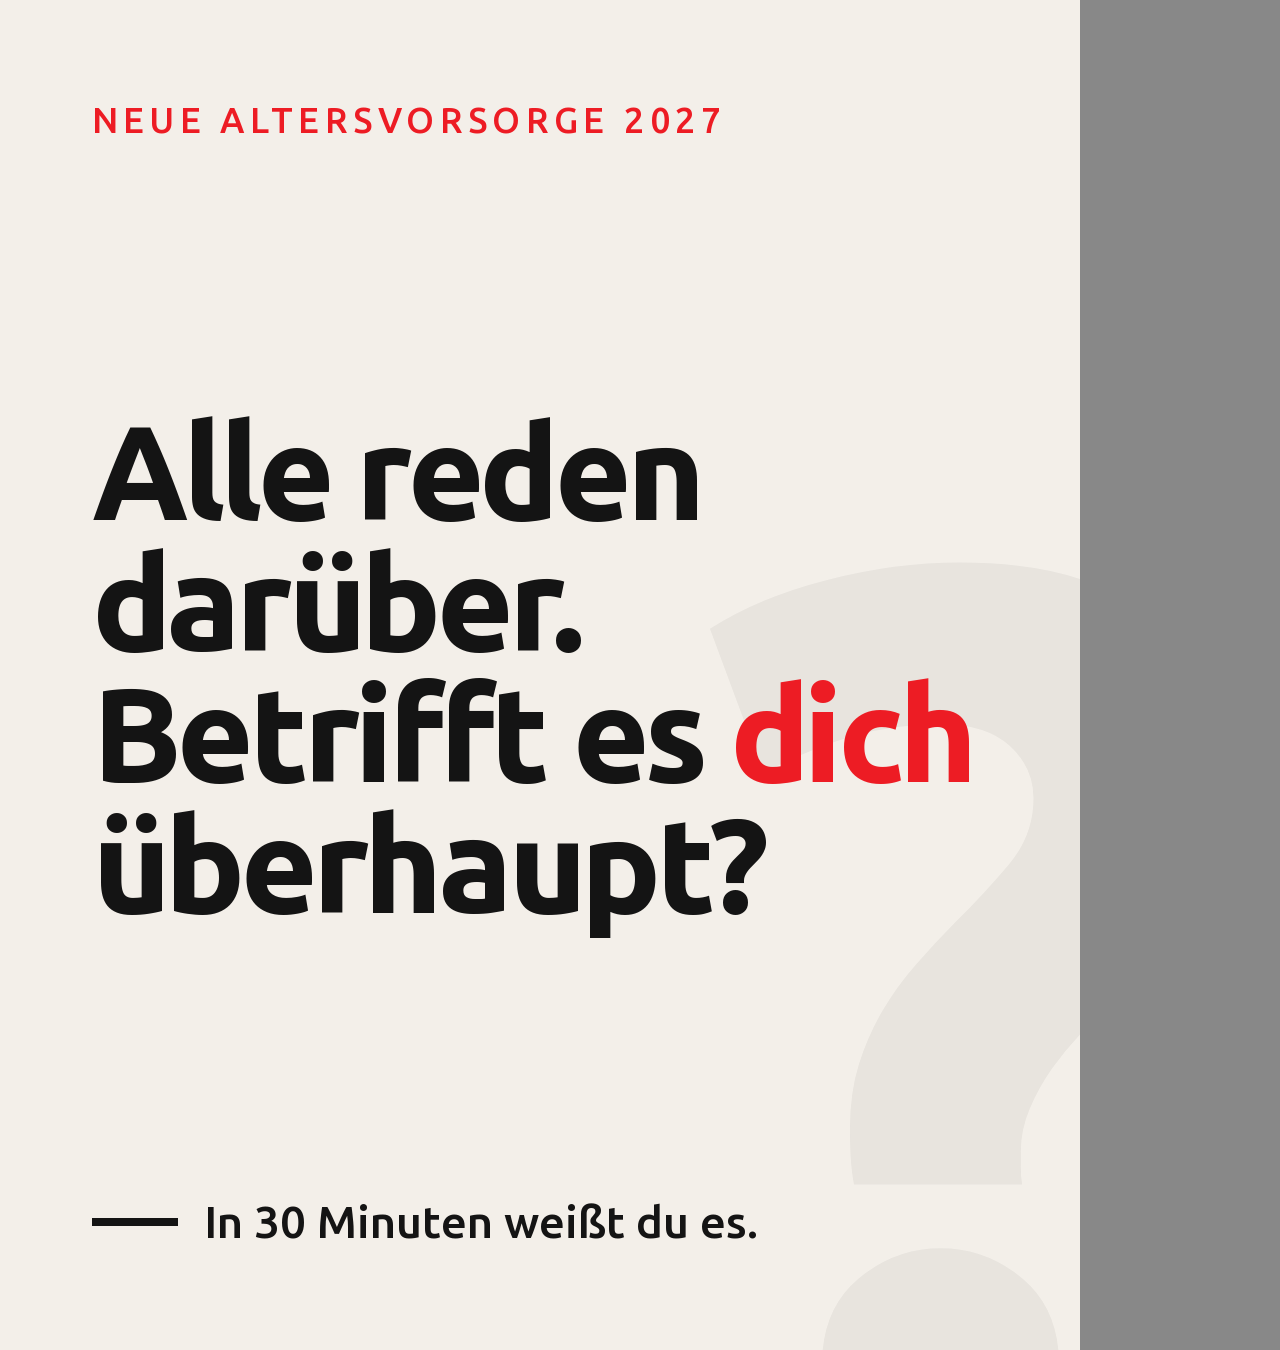
<file: entwicklung/werkstatt/postings-render.html>
<!doctype html>
<html lang="de"><head><meta charset="utf-8">
<title>Werkstatt · Posting-Bilder AVRG</title>
<!-- Rendert ein Posting als 1080 × 1350 (Aufruf: ?n=1 … 30). Bildsystem aus sofortsichtbar
     (Stile avrg-mk.css, Bildfunktion aus mk.js). Daten: /assets/projekte/avrg/postings.js -->
<link rel="stylesheet" href="/assets/projekte/avrg/fonts/ubuntu.css">
<link rel="stylesheet" href="/assets/e2/sg/styles.css">
<link rel="stylesheet" href="/assets/e2/sg/e2.css">
<link rel="stylesheet" href="/assets/e2/sg/e2-seiten.css">
<link rel="stylesheet" href="/assets/e2/sg/e2-runde5.css">
<link rel="stylesheet" href="/assets/e2/schwarzgelb-ergaenzung.css">
<link rel="stylesheet" href="/assets/projekte/avrg/avrg-konzept.css">
<link rel="stylesheet" href="/assets/projekte/avrg/avrg-mk.css">
<style>
html{--rot:#ED1C24;--auf-rot:#fff;--auf-rot-leise:rgba(255,255,255,.86);--auf-rot-rand:rgba(255,255,255,.55);--auf-rot-linie:rgba(255,255,255,.3);--rot-text:#ED1C24;--rot-hell:#FF4D52;--rot-betont:#141414}
body{margin:0;background:#888}main.ak{padding:0;margin:0}
/* wie die Originalbilder vom 10.11. */
.e2 main .cr .cr__tk-ab span{font-size:2.2cqi}
#buehne{width:1080px}
</style>
<script src="/assets/projekte/avrg/postings.js"></script>
</head><body class="e2"><main class="ak"><div id="buehne"></div></main>
<script>
/* Eine Quelle: Die Bildfunktion wird direkt aus mk.js gelesen (dieselbe, mit der die Seite die Postings zeigt). */
fetch('/assets/projekte/avrg/mk.js').then(function (r) { return r.text(); }).then(function (js) {
  var a = js.indexOf('  function flaeche(p, art) {'), b = js.indexOf("    return '';\n  }", a) + "    return '';\n  }".length;
  var creative = new Function('FOTO', js.slice(a, b) + '\nreturn creative;')('/assets/projekte/avrg/fotos/');
  var n = +(new URLSearchParams(location.search).get('n') || 1);
  document.getElementById('buehne').innerHTML = creative(window.AVRG_POSTINGS[n - 1]);
  document.body.dataset.fertig = '1';
});
</script></body></html>
</file>
<file: assets/e2/sg/styles.css>
@import url("/assets/fonts/fonts.local.css");

/* ============ Tokens ============ */
:root {
  --black: #000000;
  --ink: #1a1817;      /* near-black text */
  --ink-2: #2e2d2c;    /* Grau 90 */
  --grey-70: #58564f;
  --grey-50: #8a8783;
  --grey-label: #555555;
  --grey-bg: #ededed;  /* Problem section */
  --white: #ffffff;
  --hl: #fff400;       /* highlight yellow (knallig) */
  --hl-solid: #fff400; /* yellow pill / accents */
  --brand-gold: #998675;
  --mt-w: clamp(100px, 12vw, 124px);   /* Stufe 3/4: Medien-Kachelbreite, für exakte Ausrichtung der Framework/Storyboard-Kästen wiederverwendet */
  --mt-gap: clamp(12px, 1.6vw, 18px);

  --container: 1240px;
  --pad-x: clamp(20px, 5vw, 88px);

  --font-serif: "Lora", Georgia, "Times New Roman", serif;
  --font-sans: "Poppins", system-ui, -apple-system, sans-serif;

  --radius-pill: 999px;
  --radius-card: 22px;
}

/* ============ Reset-ish ============ */
* { box-sizing: border-box; }
html {
  -webkit-text-size-adjust: 100%; scroll-behavior: smooth;
  /* iPadOS/iOS Safari kann unsichtbare, absolut positionierte Elemente
     (z.B. die Leistungen-Dropdown-Flyouts, die per visibility:hidden
     versteckt sind statt display:none) per Touch-Wischen erreichbar
     machen, obwohl overflow-x:hidden auf body steht - das reicht auf
     iOS nicht zuverlässig aus. Deshalb hier zusätzlich auf html selbst.
     WICHTIG: "clip" statt "hidden" - Safari deaktiviert
     position:sticky (Menüband) bei Nachfahren, sobald html/body ein
     "overflow: hidden" haben; "clip" verhindert denselben Wisch-Bug,
     ohne diesen Sticky-Bug auszulösen. */
  overflow-x: clip;
}
body {
  margin: 0;
  font-family: var(--font-sans);
  color: var(--ink);
  background: var(--white);
  font-weight: 400;
  line-height: 1.6;
  -webkit-font-smoothing: antialiased;
  text-rendering: optimizeLegibility;
  overflow-x: clip;
  width: 100%;
}
img, svg { display: block; max-width: 100%; }
a { color: inherit; text-decoration: none; }
/* Safari auf dem iPad gibt einem <button> ohne eigene Farbe die System-
   Akzentfarbe: Die Modulueberschriften der SV-Akademie standen dort blau,
   auf dem Mac schwarz. Ein Knopf erbt die Textfarbe seiner Umgebung, wie
   jeder andere Text auch - wer eine eigene Farbe braucht, setzt sie.
   -webkit-text-fill-color haelt auch die Fuellung fest, die iOS sonst
   getrennt bestimmt. */
button { font-family: inherit; cursor: pointer; color: inherit;
         -webkit-text-fill-color: currentColor; }

.container {
  width: 100%;
  max-width: var(--container);
  margin: 0 auto;
  padding-inline: var(--pad-x);
}

/* Markierung: ein enges Band hinter dem Text.
   Erst war es ein inline-block mit absolutem ::before - das konnte nur eine
   Zeile. Dann ein eingerueckter Verlauf - der konnte zwei Zeilen, aber keine
   runden Ecken, und das kleine g hing unten heraus.
   Jetzt ist das Band der Hintergrund des Elements selbst: er fuellt die
   Schriftbox samt Ober- und Unterlaengen, die Ecken lassen sich runden, und
   box-decoration-break: clone gibt jedem Zeilenstueck ein eigenes Band. */
.hl {
  display: inline;
  color: var(--ink);
  font-weight: 700;
  padding: 0 0.1em;
  margin: 0 -0.1em;
  background-image: linear-gradient(var(--hl), var(--hl));
  border-radius: 0.14em;
  -webkit-box-decoration-break: clone;
  box-decoration-break: clone;
}

/* section labels (kicker) */
.kicker {
  font-family: var(--font-sans);
  font-weight: 500;
  font-size: 1.15rem;
  color: var(--ink-2);
  margin: 0 0 0.9rem;
}
/* Schriftlogo "sofort sichtbar" als Ersatz für Fließtext in der Hero-Subheadline,
   auf die Cap-Höhe des Kicker-Texts (1.15rem) skaliert. */
.produkt-kicker-logo { height: 0.7894em; width: auto; vertical-align: baseline; }

/* generic serif headline */
.h-serif {
  font-family: var(--font-serif);
  font-weight: 600;
  color: var(--ink);
  line-height: 1.06;
  letter-spacing: -0.01em;
  margin: 0;
}

/* body paragraphs */
/* Corporate Design Manual, 01 Typografie: Fliesstext in "Poppins - Light".
   Bewusst auf den Inhaltsbereich begrenzt - Navigation, Buttons und Footer
   haben kein eigenes Gewicht, erben vom body und wuerden sonst mit ausduennen. */
main p, main li { font-weight: 300; }
main .btn { font-weight: 500; }
/* Ohne explizites Gewicht loest "bolder" relativ zu 300 nur 400 auf; die
   Hervorhebungen im Text waeren damit praktisch unsichtbar. */
b, strong { font-weight: 600; }

.lead { color: var(--ink-2); font-size: 1.125rem; line-height: 1.7; }
.muted { color: var(--grey-50); }

/* ============ Buttons ============ */
.btn {
  display: inline-flex;
  align-items: center;
  justify-content: center;
  gap: 0.5rem;
  font-family: var(--font-sans);
  font-weight: 500;
  font-size: 1.0625rem;
  line-height: 1;
  padding: 1.05rem 2.1rem;
  border-radius: var(--radius-pill);
  border: 1.5px solid var(--black);
  transition: transform .18s ease, background .18s ease, color .18s ease;
}
.btn--dark { background: var(--black); color: #fff; }
.btn--dark:hover { transform: translateY(-2px); background: #171717; }
.btn--ghost { background: transparent; color: var(--ink); }
.btn--ghost:hover { background: var(--black); color: #fff; }
.btn--sm { padding: 0.7rem 1.4rem; font-size: 0.95rem; }

.link-more {
  font-family: var(--font-sans);
  font-style: italic;
  font-weight: 600;
  font-size: 1.0625rem;
  color: var(--grey-50);
  background: none; border: 0; padding: 0;
  transition: color .18s ease;
}
.link-more:hover { color: var(--ink); }

/* ============ Header ============ */
.site-header {
  position: sticky;
  top: 0;
  z-index: 60;
  background: rgba(255,255,255,0.88);
  backdrop-filter: saturate(140%) blur(10px);
  -webkit-backdrop-filter: saturate(140%) blur(10px);
  border-bottom: 1px solid transparent;
  transition: border-color .2s ease, box-shadow .2s ease;
}
.site-header.scrolled { border-color: #ededed; box-shadow: 0 6px 24px rgba(0,0,0,.04); }
.nav {
  position: relative;
  display: flex;
  align-items: center;
  justify-content: space-between;
  gap: 1.5rem;
  height: 84px;
}
.brand { flex: 0 0 auto; }
.brand svg, .brand img { height: 34px; width: auto; }
.nav-links {
  display: flex;
  align-items: center;
  gap: 2.6rem;
  /* Mittig im Menüband verankert (unabhängig von Logo- und Kontakt-Button-
     Breite) statt rechtsbündig vor dem Kontakt-Button - die Position des
     Leistungen-Dropdowns selbst (siehe .nav-dropdown) bleibt davon unberührt. */
  position: absolute;
  left: 50%;
  transform: translateX(-50%);
}
.nav-links a {
  font-size: 0.95rem;
  color: var(--grey-label);
  font-weight: 400;
  transition: color .18s ease;
}
.nav-links a:hover { color: var(--ink); }
.nav-cta { margin-left: 2.4rem; padding-left: 2.6rem; padding-right: 2.6rem; }
.nav-toggle { display: none; }
.mobile-menu { display: none; }

/* Leistungen-Dropdown im Hauptmenü */
.nav-item--dropdown { position: relative; }
.nav-dropdown {
  position: absolute;
  top: 100%; left: 50%;
  /* Verschiebt sich abhängig von der Fensterbreite: auf schmalen Desktop-/
     iPad-Breiten (901-1099px) weit genug nach links, damit rechts vom
     1.-Ebene-Panel immer genug Platz für die nach rechts aufklappende 2.
     (und 3.) Ebene bleibt (unverändert, so von Daniel bestätigt). Ab
     1100px wird der wachsende vw-Anteil bei -145px gedeckelt (min()) -
     sonst rutscht das Panel auf breiten MacBook-/Monitor-Fenstern viel zu
     weit nach rechts und wirkt nicht mehr zum Auslöser "Leistungen"
     zugehörig. Werte per Playwright über mehrere Breiten (901-1920px)
     austariert. */
  transform: translateX(calc(-50% + min(50vw - 695px, -145px)));
  padding-top: 14px; /* unsichtbare Hover-Brücke, damit der Dropdown beim
                         diagonalen Runterfahren nicht vorzeitig schließt */
  opacity: 0;
  visibility: hidden;
  transition: opacity .16s ease, visibility .16s ease;
  z-index: 70;
}
.nav-item--dropdown:hover .nav-dropdown,
.nav-item--dropdown:focus-within .nav-dropdown { opacity: 1; visibility: visible; }
.nav-dropdown-panel {
  min-width: 260px;
  width: max-content;
  background: #fff;
  border-radius: var(--radius-card);
  border: 1px solid var(--grey-bg);
  box-shadow: 0 20px 50px rgba(0,0,0,.14);
  padding: 10px;
  display: flex;
  flex-direction: column;
}
.nav-links .nav-dropdown-panel a {
  display: flex;
  align-items: center;
  min-height: calc(1.35em + 24px);
  padding: 12px 14px;
  border-radius: 12px;
  font-size: 0.95rem;
  font-weight: 500;
  line-height: 1.35;
  color: var(--ink);
  white-space: nowrap;
}
.nav-links .nav-dropdown-panel a:hover { background: var(--grey-bg); color: var(--ink); }
/* Schriftlogo "sofort sichtbar" im Nav-Dropdown (Digitale Tools) + mobiles Menü,
   auf die Cap-Höhe des umgebenden Menütexts (0.95rem) skaliert; der Link ist ein
   Flex-Container (s.o.), daher reicht hier reines Höhe/Breite ohne vertical-align. */
.nav-sofort-logo { height: 0.8611em; width: auto; }

/* Trennstrich + "Medien"-Untermenü innerhalb des Leistungen-Dropdowns.
   Die 2. (und 3.) Ebene öffnet als eigenes Fenster nach rechts daneben
   (gewohnte Lese-/Pfeilrichtung). Damit das nicht über den rechten
   Bildschirmrand hinausragt, ist das 1. Ebene-Panel selbst so weit
   nach links verschoben (siehe .nav-dropdown transform), dass rechts
   davon immer genug Platz für die 2. Ebene bleibt. */
.nav-dropdown-divider { height: 1px; background: var(--grey-bg); margin: 8px 6px; }
.nav-item--subdropdown { position: relative; }
.nav-dropdown-sub-trigger {
  display: flex; align-items: center; justify-content: space-between;
  padding: 12px 14px; border-radius: 12px;
  font-size: 0.95rem; font-weight: 500; line-height: 1.35;
  color: var(--ink); cursor: default;
  white-space: nowrap;
}
.nav-dropdown-sub-trigger::after {
  content: ""; width: 6px; height: 6px; margin-left: 12px; flex: 0 0 auto;
  border-right: 1.5px solid currentColor; border-bottom: 1.5px solid currentColor;
  transform: rotate(-45deg); opacity: 0.5;
}
.nav-item--subdropdown:hover > .nav-dropdown-sub-trigger,
.nav-item--subdropdown:focus-within > .nav-dropdown-sub-trigger { background: var(--grey-bg); }
.nav-dropdown-sub-trigger--link { cursor: pointer; text-decoration: none; }
.nav-dropdown-sub-trigger--link:hover { color: var(--ink); }
.nav-dropdown-sub {
  position: absolute; left: 100%; top: -10px;
  padding-left: 10px; /* unsichtbare Hover-Brücke */
  opacity: 0; visibility: hidden;
  transition: opacity .16s ease, visibility .16s ease;
  z-index: 71;
}
.nav-item--subdropdown:hover > .nav-dropdown-sub,
.nav-item--subdropdown:focus-within > .nav-dropdown-sub { opacity: 1; visibility: visible; }
.nav-dropdown-sub .nav-dropdown-panel { min-width: 200px; width: max-content; }

/* Auf schmalen Desktop-/iPad-Breiten (ab 901px bis knapp über iPad Mini
   querformat) ist auch nach dem Linksrücken des 1.-Ebene-Panels nicht genug
   Platz für die 2. Ebene in voller (einzeiliger) Breite. Deshalb hier
   schmaler - lange Einträge (z.B. "Komplexe Themen strukturieren &
   kommunizieren") brechen dafür zweizeilig um. */
@media (min-width: 901px) and (max-width: 1099px) {
  .nav-dropdown-sub .nav-dropdown-panel { width: 190px; min-width: 190px; }
  .nav-dropdown-sub .nav-dropdown-panel a,
  .nav-dropdown-sub .nav-dropdown-leaf { white-space: normal; }
}


/* Hauptpunkte ohne Unterpunkte (noch) — kein Flyout, nur eine Zeile direkt im
   Panel. Anklickbar (z.B. "Marketing as a Service") oder als stummes Label
   (z.B. "Archiv", hellgrau, nicht anklickbar). */
.nav-dropdown-leaf {
  display: block; padding: 12px 14px; border-radius: 12px;
  font-size: 0.95rem; font-weight: 500; line-height: 1.35;
  color: var(--ink); text-decoration: none; white-space: nowrap;
}
a.nav-dropdown-leaf:hover { background: var(--grey-bg); color: var(--ink); }
.nav-dropdown-leaf--muted { color: var(--grey-50); cursor: default; }

/* Gruppen-Trigger, die zwar ein Flyout mit Unterpunkten haben, aber selbst
   optisch zurückgenommen (hellgrau) dargestellt werden sollen, z.B. "Archiv". */
.nav-dropdown-sub-trigger--muted { color: var(--grey-50); }
.mobile-submenu-label--muted { color: var(--grey-50); }
/* Unterpunkte innerhalb einer zurückgenommenen Gruppe (z.B. "Archiv",
   "Impulsvorträge"): genauso hellgrau wie der übergeordnete Gruppen-Trigger. */
.nav-dropdown-panel-link--muted { color: var(--grey-50); }
.nav-dropdown-panel-link--muted:hover { color: var(--ink); }

/* ============ Hero ============ */
.hero { padding-top: clamp(72px, 9vw, 140px); padding-bottom: clamp(40px, 5vw, 72px); }
.hero-grid {
  display: grid;
  grid-template-columns: 1.02fr 1fr;
  gap: clamp(32px, 5vw, 80px);
  align-items: start;
}
.hero h1 {
  font-family: var(--font-serif);
  font-weight: 500;
  font-size: clamp(3rem, 7.2vw, 6.2rem);
  line-height: 1.22;
  letter-spacing: -0.015em;
  color: var(--ink);
  margin: 0;
}
.hero-head { width: max-content; max-width: 100%; }
.hero h1 .hl { font-weight: 700; margin-left: 0.02em; }
.hero-arrow { margin-top: -0.9rem; color: var(--ink); text-align: right; }
.hero-arrow svg { width: clamp(70px, 7vw, 96px); height: auto; display: inline-block; }
.hero-copy { padding-top: calc(0.6rem + 5px); }
.hero-copy p { margin: 0 0 1.4rem; }
.hero-copy p:last-child { margin-bottom: 0; }
.hero-cta { text-align: center; margin-top: clamp(40px, 5vw, 72px); }

/* ============ Marquee (native horizontal scroll + drag) ============ */
.marquee {
  position: relative;
  max-width: var(--container);
  margin-inline: auto;
  padding-inline: var(--pad-x);
  padding-block: 30px 90px;
}
/* Edge fades via gradient overlays (no mask-image -> no iOS compositing bugs) */
.marquee::before, .marquee::after {
  content: "";
  position: absolute;
  top: 0; bottom: 0;
  width: clamp(36px, 7%, 96px);
  z-index: 2;
  pointer-events: none;
}
.marquee::before { left: var(--pad-x);  background: linear-gradient(90deg, #fff, rgba(255,255,255,0)); }
.marquee::after  { right: var(--pad-x); background: linear-gradient(270deg, #fff, rgba(255,255,255,0)); }
.marquee-viewport {
  overflow-x: auto;
  overflow-y: hidden;
  cursor: grab;
  scrollbar-width: none;        /* Firefox */
  -ms-overflow-style: none;
  -webkit-overflow-scrolling: touch;
  overscroll-behavior-x: contain;
}
.marquee-viewport::-webkit-scrollbar { width: 0; height: 0; display: none; }
.marquee-viewport.dragging { cursor: grabbing; }
.marquee-track {
  display: flex;
  width: max-content;
  align-items: center;
  user-select: none;
  -webkit-user-select: none;
}
.marquee-track img {
  height: 42px;
  width: auto;
  flex: 0 0 auto;
  margin-right: 64px;
  pointer-events: none;
  -webkit-user-drag: none;
}

/* ============ Section frame ============ */
.section { position: relative; padding-block: clamp(72px, 9vw, 132px); overflow: hidden; }
.section--grey { background: var(--grey-bg); }
.section--dark { background: var(--black); color: #fff; }
.watermark {
  position: absolute;
  z-index: 0;
  color: #dedede;
  pointer-events: none;
  opacity: .9;
}
.section > .container { position: relative; z-index: 1; }
.wm-kreis { left: -26%; top: -10%; }
.portrait-round { display: none; }

/* Problem */
.problem-grid {
  display: grid;
  grid-template-columns: 1.08fr 0.92fr;
  gap: clamp(32px, 5vw, 72px);
  align-items: center;
}
.problem-head { text-align: right; }
.problem-head .kicker { margin-bottom: 1.1rem; }
.problem-head h2 { font-size: clamp(1.9rem, 3.5vw, 3rem); font-weight: 600; line-height: 1.18; }
.problem-card {
  background: var(--black);
  color: #fff;
  border-radius: var(--radius-card);
  padding: clamp(22px, 2.4vw, 32px) clamp(20px, 2.2vw, 30px);
  font-size: 1.0625rem;
  line-height: 1.55;
}
.problem-card p { margin: 0 0 0.85rem; }
.problem-card ul { margin: 0.85rem 0; padding-left: 0; list-style: none; }
.problem-card li { position: relative; padding-left: 1.2rem; margin-bottom: 0.5rem; }
.problem-card li::before { content: "•"; position: absolute; left: 0; color: #fff; }
.problem-card p:last-child { margin-bottom: 0; }

/* Lösung */
.loesung { text-align: center; }
.loesung .container { max-width: 900px; }
.loesung h2 {
  font-size: clamp(2.4rem, 5.4vw, 4.4rem);
  font-weight: 600;
  line-height: 1.14;
}
.loesung .wirkung {
  position: relative;
  display: block;
  margin-top: 2.2em;
}
.loesung .wirkung .txt { position: relative; z-index: 1; display: inline-block; transform: translateY(-22px); }
.loesung .wirkung .txt strong { font-weight: 700; }
.loesung .yellow-pill {
  position: absolute;
  left: 50%;
  top: -1.85em;
  transform: translateX(-50%);
  width: 0.85em;
  height: 3.05em;
  background: var(--hl-solid);
  border-radius: var(--radius-pill);
  z-index: 0;
}
/* Standalone Pill-Trenner (gleiche Optik wie die Pill in der Lösungssection der Startseite,
   hier ohne umgebende Headline als eigenständiger Trenner zwischen zwei Timelines) */
.pill-divider {
  text-align: center;
  margin: 0 auto clamp(40px, 5vw, 64px);
  padding-top: 2.2em;
  font-size: clamp(2rem, 4vw, 3rem);
  font-weight: 600;
  font-family: var(--font-serif);
  color: var(--ink);
}
.pill-divider .wirkung { position: relative; display: inline-block; }
.pill-divider .wirkung .txt { position: relative; z-index: 1; display: inline-block; transform: translateY(-22px); }
.pill-divider .wirkung .txt strong { font-weight: 700; }
.pill-divider .yellow-pill {
  position: absolute;
  left: 50%;
  top: -1.85em;
  transform: translateX(-50%);
  width: 0.85em;
  height: 3.05em;
  background: var(--hl-solid);
  border-radius: var(--radius-pill);
  z-index: 0;
}

.loesung-copy { margin: 3.6rem auto 0; max-width: 640px; }
.loesung-actions { margin-top: 1.6rem; display: flex; flex-direction: column; align-items: center; gap: 2.8rem; }
.loesung-actions .link-more { font-size: 1.25rem; }

/* Leistungen */
.leistungen { overflow: visible; }
.leistungen .container { max-width: 1340px; }
.leistungen-grid {
  display: grid;
  grid-template-columns: 0.56fr 1.24fr;
  gap: clamp(24px, 3vw, 46px);
  align-items: start;
}
.leistungen-head h2 { font-size: clamp(2rem, 4vw, 3rem); font-weight: 600; margin-bottom: 1.6rem; line-height: 1.1; }
.leistungen-head .lead { max-width: 320px; }
.cards-2x2 {
  display: grid;
  grid-template-columns: 1fr 1fr;
  gap: clamp(30px, 3.4vw, 48px) clamp(26px, 2.6vw, 36px);
}
.lcard {
  display: grid;
  grid-template-columns: 52px 1fr;
  column-gap: 16px;
  row-gap: 0.7rem;
  align-items: center;
}
.lcard-icon { position: relative; width: 52px; height: 52px; grid-column: 1; grid-row: 1; align-self: center; transform: translateY(-50px); }
.lcard-icon .ico-shadow { position: absolute; inset: 0; transform: translate(4px, 5px); color: var(--hl-solid); }
.lcard-icon .ico-main { position: absolute; inset: 0; color: var(--ink); }
.lcard h3 {
  grid-column: 2; grid-row: 1;
  align-self: center;
  font-family: var(--font-serif);
  font-weight: 700;
  font-size: 1.22rem;
  line-height: 1.22;
  margin: 0;
  color: var(--ink);
}
.lcard-body { grid-column: 2; grid-row: 2; min-width: 0; align-self: start; }
.lcard p { font-size: 0.94rem; line-height: 1.58; color: var(--ink-2); margin: 0 0 0.8rem; }
.leistungen-cta { text-align: center; margin-top: clamp(48px, 6vw, 84px); }

/* Leistungen head zentriert oberhalb + 3 Karten nebeneinander (Startseite) */
.leistungen-head--center { max-width: 680px; margin: 0 auto clamp(40px, 5vw, 64px); text-align: center; }
.leistungen-head--center .kicker { text-align: center; }
.leistungen-head--center .lead { max-width: 56ch; margin-left: auto; margin-right: auto; }
.cards-3col {
  display: grid;
  grid-template-columns: repeat(3, 1fr);
  gap: clamp(30px, 3.4vw, 48px) clamp(26px, 2.6vw, 36px);
}

/* Formate (Startseite) */
.formate-grid {
  display: grid;
  grid-template-columns: 0.92fr 1.08fr;
  gap: clamp(32px, 5vw, 72px);
  align-items: start;
}
.formate-head { text-align: left; }
.formate-head .kicker { text-align: left; margin-bottom: 1.1rem; }
.formate-head h2 { font-size: clamp(1.9rem, 3.5vw, 3rem); font-weight: 600; line-height: 1.18; margin: 0 0 1.2rem; }
.formate-head .lead { max-width: 46ch; }
.formate-head .lead + .lead { margin-top: 0.85rem; }

.formate-accordion { display: flex; flex-direction: column; gap: 12px; margin-top: 2.9rem; }
.formate-acc-item {
  background: var(--grey-bg, #f4f2ef);
  border: 1px solid #e7e2df;
  border-left: 4px solid transparent;
  border-radius: 16px;
  padding: 4px 22px;
  transition: background .3s ease, border-color .3s ease;
}
.formate-acc-item:hover { background: #efece7; }
.formate-acc-item summary {
  cursor: pointer; padding: 18px 0; font-family: var(--font-sans); font-weight: 600;
  color: var(--ink); font-size: 1.05rem; list-style: none;
  display: flex; justify-content: space-between; align-items: center; gap: 16px;
}
.formate-acc-item summary::-webkit-details-marker { display: none; }
.formate-acc-item summary::after {
  content: "+"; font-size: 1.3rem; font-weight: 400; color: var(--grey-70);
  transition: transform .2s ease; flex: 0 0 auto;
}
.formate-acc-item[open] summary::after { transform: rotate(45deg); }
.formate-acc-body p { margin: 0 0 14px; font-size: .92rem; line-height: 1.65; color: var(--ink-2); }
.formate-acc-body { padding-bottom: 22px; }
.formate-acc-body .btn { display: block; width: max-content; margin: 6px auto 0; background: var(--black); border-color: var(--black); color: #fff; }
.formate-acc-body .btn:hover { background: #171717; }

/* Vorschau-Kacheln innerhalb der Akkordeon-Details: kleine, farbige Miniaturen
   der echten Produktseiten-Kacheln (Skizze/Icon + Titel + Kurztext), ohne CTA. */
.formate-preview-grid {
  display: grid;
  grid-template-columns: repeat(auto-fit, minmax(108px, 1fr));
  gap: 10px;
  margin: 2px 0 18px;
}
.formate-preview-card {
  border-radius: 12px;
  padding: 12px 12px 14px;
  display: flex;
  flex-direction: column;
  overflow: hidden;
  box-shadow: 0 14px 28px rgba(0,0,0,.14);
}
.formate-preview-thumb {
  height: 66px;
  display: flex; align-items: center; justify-content: center;
  margin-bottom: 8px; overflow: hidden;
}
.formate-preview-thumb .produkt-mock-sketch { width: 100%; height: 100%; max-width: none; display: flex; align-items: center; justify-content: center; }
.formate-preview-thumb .produkt-mock-sketch svg { width: 100%; height: 100%; display: block; filter: none; }
.formate-preview-thumb .mock-phone-body { fill: rgba(255,255,255,.14); }
.formate-preview-thumb--icon svg { width: 30px; height: 30px; color: rgba(255,255,255,.9); }
.formate-preview-title { font-family: var(--font-sans); font-weight: 700; font-size: .8rem; line-height: 1.28; color: #fff; margin-bottom: 4px; }
.formate-preview-card p.formate-preview-desc {
  margin: 0; font-family: var(--font-sans); font-weight: 400; font-size: .8rem; line-height: 1.42; color: #fff;
  display: -webkit-box; -webkit-line-clamp: 3; -webkit-box-orient: vertical; overflow: hidden;
}
.formate-acc--magenta .formate-preview-card { background: linear-gradient(155deg, #fff400 0%, #fff400 100%); }
.formate-acc--violet .formate-preview-card { background: linear-gradient(155deg, #fff400 0%, #fff400 100%); }
.formate-acc--cyan .formate-preview-card { background: linear-gradient(155deg, #fff400 0%, #fff400 100%); }
.formate-acc--lime .formate-preview-card { background: linear-gradient(155deg, #A3E635 0%, #6b9422 100%); }
/* Training & Sparring: zeigt die echten Grafiken der Unterseite (Trainingsplan-Skizze,
   Foto) statt eines Icons — etwas höherer Kasten, aber deutlich kompakter als der erste
   Entwurf, und die beiden Kästen selbst 20% schmaler (Luft auf beiden Seiten). */
.formate-acc--lime .formate-preview-grid { max-width: 80%; margin-left: auto; margin-right: auto; }
.formate-acc--lime .formate-preview-thumb { height: 108px; }
.formate-acc--lime .formate-preview-thumb .produkt-mock-sketch svg { width: 86%; height: 86%; }
/* 1:1 Sparring: komplettes (nicht angeschnittenes) Foto liegt als dezenter Schwarz-Weiß-
   Hintergrund am unteren Kastenrand, etwas nach rechts gerückt mit Abstand zum rechten
   Rand, Titel/Text liegen davor. */
.formate-preview-card--photo { position: relative; min-height: 168px; justify-content: flex-end; }
.formate-preview-card-photo {
  position: absolute; right: calc(8% - 40px); bottom: 0; left: auto;
  width: 88%; height: auto; display: block; z-index: 0; pointer-events: none;
  filter: grayscale(1); opacity: .4;
}
.formate-preview-card--photo .formate-preview-title,
.formate-preview-card--photo .formate-preview-desc { position: relative; z-index: 1; }
.formate-acc--emerald .formate-preview-card { background: linear-gradient(155deg, #fff400 0%, #fff400 100%); }
.formate-preview-grid--2x2 { grid-template-columns: repeat(2, 1fr); max-width: 420px; }
.formate-preview-grid--center { margin-left: auto; margin-right: auto; }
@media (max-width: 480px) {
  .formate-preview-grid { grid-template-columns: repeat(2, 1fr); }
}
.formate-acc-item--magenta, .formate-acc--magenta { border-left-color: #fff400; }
.formate-acc-item--violet, .formate-acc--violet { border-left-color: #fff400; }
.formate-acc-item--cyan, .formate-acc--cyan { border-left-color: #fff400; }
.formate-acc-item--lime, .formate-acc--lime { border-left-color: #6b9422; }
.formate-acc-item--emerald, .formate-acc--emerald { border-left-color: #fff400; }
.formate-acc--magenta summary::after { color: #1a1817; }
.formate-acc--violet summary::after { color: #1a1817; }
.formate-acc--cyan summary::after { color: #1a1817; }
.formate-acc--lime summary::after { color: #6b9422; }
.formate-acc--emerald summary::after { color: #1a1817; }
@media (max-width: 900px) {
  .formate-grid { grid-template-columns: 1fr; gap: 40px; }
  .formate-accordion { margin-top: 0; }
}

/* Stats / dark */
.stats { text-align: center; }
.stats h2 {
  font-family: var(--font-serif);
  font-weight: 500;
  font-size: clamp(2rem, 4.4vw, 3.4rem);
  color: #fff;
  margin: 0 0 clamp(40px, 5vw, 68px);
  letter-spacing: -0.005em;
}
.stats h2 b { font-weight: 700; }
.stats-row {
  display: flex;
  justify-content: center;
  gap: clamp(48px, 8vw, 120px);
  flex-wrap: wrap;
}
.stat { text-align: center; }
.stat .num {
  font-family: var(--font-serif);
  font-weight: 600;
  font-size: clamp(2.4rem, 3.4vw, 3rem);
  color: #fff;
  line-height: 1;
  margin-bottom: 0.6rem;
}
.stat .lbl { font-size: 0.95rem; color: #cfcecc; line-height: 1.4; max-width: 190px; }

/* Kontakt */
.kontakt { padding-bottom: 0; padding-top: clamp(36px, 4vw, 60px); }
.kontakt-grid {
  display: grid;
  grid-template-columns: 1fr 1fr;
  gap: clamp(24px, 4vw, 64px);
  align-items: center;
}
.kontakt h2 { font-size: clamp(2.3rem, 5vw, 4rem); font-weight: 600; margin-bottom: 1.8rem; }
.kontakt-copy p { margin: 0 0 1.3rem; }
.kontakt-contact { margin-top: 2.2rem; display: flex; align-items: center; gap: 1.1rem; }
.kontakt-contact .pico { flex: 0 0 auto; width: 48px; height: 48px; color: var(--ink); }
.kontakt-contact .lines { line-height: 1.6; }
.kontakt-contact a { font-size: 1.0625rem; }
.kontakt-media { position: relative; align-self: stretch; min-height: 640px; }
.kontakt-media .portrait {
  position: absolute;
  right: -74px; bottom: 0;
  max-height: 1010px;
  width: auto;
  z-index: 1;
}
.kontakt-media .wm-fwd { position: absolute; right: -185px; bottom: -5px; z-index: 0; color: #e6e6e6; }
/* Team-Foto-Variante der Kontakt-Media (Querformat statt hohem Einzelporträt).
   Der Wrap ist absolut positioniert (kein Layout-Einfluss), damit die Section-Höhe
   unverändert bleibt, obwohl das Bild doppelt so groß dargestellt wird. Dank
   "overflow: visible" auf der Section (.kontakt--team-bleed) darf das Bild nach unten
   über die Section hinausragen; die nachfolgende dunkle Section überdeckt es dort
   (spätere Elemente im Dokument liegen automatisch obenauf). */
.kontakt-media--team {
  position: relative;
  min-height: 640px;
  padding-block: 0;
}
/* Wrap sitzt jetzt direkt in der Section (nicht mehr im Grid), damit er exakt am
   rechten Rand des Contentstreifens (var(--pad-x), wie der Container-Innenrand) und
   ganz unten an der Section-Kante (bottom:0) ausgerichtet werden kann. */
.team-portrait-wrap {
  position: absolute;
  right: calc((100% - var(--container)) / 2 + var(--pad-x) - 15px);
  bottom: 0;
  width: min(666px, 49vw);
  z-index: 1;
}
.team-portrait-wrap .portrait {
  position: static;
  display: block;
  width: 100%;
  height: auto;
  max-height: none;
  border-radius: 0;
}
.badge--team { left: 50%; bottom: 8%; transform: translateX(calc(-50% + 210px)); }
/* Höher spezifisch als die generische "a.badge:hover"-Regel weiter unten, damit der
   horizontale Versatz beim Hover erhalten bleibt und die Pill sich genau wie die
   anderen Pills in den Kontakt-Sektionen verhält (nur ein leichtes Anheben). */
.team-portrait-wrap a.badge--team:hover { transform: translateX(calc(-50% + 210px)) translateY(-2px); }
.kontakt--team-bleed > .wm-fwd { right: calc((100% - var(--container)) / 2 + var(--pad-x) + 35px); bottom: 20px; width: 300px; height: 300px; z-index: 0; }
.kontakt--team-bleed { overflow: visible; }

.badge {
  position: absolute;
  left: 13.5%; bottom: 13%;
  z-index: 2;
  display: inline-flex;
  align-items: center;
  gap: 1.15rem;
  background: rgba(28,27,26,0.78);
  backdrop-filter: blur(10px) saturate(140%);
  -webkit-backdrop-filter: blur(10px) saturate(140%);
  border: 1px solid rgba(255,255,255,0.1);
  color: #fff;
  padding: 0.62rem 3rem 0.62rem 1.2rem;
  border-radius: var(--radius-pill);
  box-shadow: 0 12px 34px rgba(0,0,0,0.28);
  text-decoration: none;
  transition: transform .18s ease, background .18s ease;
}
a.badge:hover { transform: translateY(-2px); background: rgba(28,27,26,0.9); }
.badge .in {
  width: 42px; height: 42px;
  display: grid; place-items: center;
  flex: 0 0 auto;
}
.badge .in svg { width: 42px; height: 42px; }
.badge .btext { line-height: 1.06; }
.badge .bname { font-family: var(--font-serif); font-weight: 700; font-size: 1.26rem; line-height: 1.06; white-space: nowrap; }
.badge .brole { font-size: 0.98rem; color: #d8d7d5; }

/* Mobile-only Daniel contact card (hidden on desktop) */
.dani-card { display: none; }

/* Footer */
.site-footer { background: var(--black); color: #cfcecc; }
.footer-row {
  display: flex;
  align-items: center;
  justify-content: space-between;
  gap: 1rem;
  padding-block: 28px;
  font-size: 0.95rem;
}
.footer-links { display: flex; flex-wrap: wrap; justify-content: center; gap: 1rem; }
.footer-links a:hover { color: #fff; }
/* "Cookie-Einstellungen" ist ein <button> (ruft Cookiebot.renew()), muss aber
   wie die Footer-Links aussehen. */
.footer-links button {
  appearance: none; -webkit-appearance: none;
  background: none; border: 0; padding: 0;
  font: inherit; color: inherit; cursor: pointer;
}
.footer-links button:hover { color: #fff; }

/* ============ Legal pages (Impressum / Datenschutz) ============ */
.legal { padding-block: clamp(44px, 6vw, 84px) clamp(60px, 8vw, 110px); }
/* Container auf normaler Breite lassen, damit die linke Kante mit dem Logo im
   Header fluchtet; stattdessen die Textspalte begrenzen. Das calc reproduziert
   exakt die vorherige Zeilenlänge (früher: 840px-Box minus beidseitiges
   padding-inline) — nur eben linksbündig statt zentriert. */
.legal .container { max-width: var(--container); }
.legal .container > * { max-width: calc(840px - 2 * var(--pad-x)); }
.legal h1 {
  font-family: var(--font-serif); font-weight: 600;
  font-size: clamp(2.1rem, 5vw, 3.2rem); line-height: 1.1;
  letter-spacing: -0.01em; margin: 0 0 1.6rem; color: var(--ink);
}
.legal h2 {
  font-family: var(--font-serif); font-weight: 600;
  font-size: clamp(1.3rem, 2.6vw, 1.7rem); margin: 2.4rem 0 0.6rem; color: var(--ink);
}
.legal h3 { font-family: var(--font-sans); font-weight: 600; font-size: 1.05rem; margin: 1.5rem 0 0.4rem; color: var(--ink); }
.legal p, .legal li { color: var(--ink-2); line-height: 1.72; font-size: 1.0625rem; }
.legal p { margin: 0 0 1rem; }
.legal ul { margin: 0 0 1rem; padding-left: 1.25rem; }
.legal li { margin-bottom: 0.4rem; }
.legal address { font-style: normal; margin: 0 0 1rem; line-height: 1.72; color: var(--ink-2); }
.legal a { color: var(--ink); text-decoration: underline; text-underline-offset: 2px; }
.legal a:hover { color: var(--grey-70); }
.legal .lead-note {
  background: var(--grey-bg); border-radius: 14px;
  padding: 16px 20px; margin: 0 0 2rem; font-size: 0.98rem;
}
.legal .updated { color: var(--grey-50); font-size: 0.92rem; margin-top: 2.6rem; }
.nav-back { margin-left: auto; }

/* ============ Leistungen-Detailseiten ============ */
/* .hero-head { width: max-content } ist auf die immer zweizeilige Homepage-Headline
   zugeschnitten (kurzer Text mit hartem <br>). Bei den Detailseiten ist die Headline
   teils einzeilig und länger -> max-content sprengt sonst die Grid-Spalte und
   überlappt Icon/Lead-Text. Hier auf normales Grid-Stretch zurücksetzen. */
/* Padding-top so gewählt, dass H1 IMMER exakt auf Höhe des Homepage-Hero-H1
   landet: homepage nutzt clamp(72px,9vw,140px) ohne Kicker davor: hier also
   dieselbe Formel minus der (fixen, rem-basierten) Kicker-Blockhöhe. */
/* Kein Kicker mehr vor dem H1 auf den Detailseiten -> identisches Padding
   wie die Startseite (.hero), damit H1 und Fließtext exakt auf gleicher
   Höhe wie auf der Startseite beginnen. */
.leistung-hero { padding-top: clamp(72px, 9vw, 140px); }
.leistung-hero .hero-head { width: auto; max-width: none; text-align: right; }
.leistung-content { position: relative; z-index: 1; max-width: 680px; }
.leistung-content p { color: var(--ink-2); font-size: 1.0625rem; line-height: 1.72; margin: 0 0 1.15rem; }
.leistung-content p:last-child { margin-bottom: 0; }

.leistung-result .kicker { color: #cfcecc; }
.leistung-result-copy p {
  font-family: var(--font-serif); font-weight: 500;
  font-size: clamp(1.5rem, 3vw, 2.15rem); line-height: 1.32;
  color: #fff; margin: 0 0 1.2rem; max-width: 780px;
}
.leistung-result-copy p:last-child { margin-bottom: 0; }

.leistung-cta-row { text-align: center; margin-bottom: clamp(48px, 6vw, 84px); }

/* "Weitere Leistungen": schwarze Sektion, schlanke Karten (nur Icon + Titel),
   Beschreibung + Link erscheinen erst per Hover-Slide-up. */
.leistung-related-section { text-align: center; }
.leistung-related-section .kicker { color: #cfcecc; text-align: center; margin-bottom: 1rem; }
.leistung-related-section h2 {
  color: #fff;
  font-size: clamp(1.9rem, 3.6vw, 2.8rem);
  margin: 0 0 clamp(40px, 5vw, 64px);
}
.leistung-related-grid { display: grid; grid-template-columns: repeat(3, 1fr); gap: clamp(20px, 2.6vw, 32px); text-align: left; }
.related-leistung {
  position: relative;
  display: block;
  overflow: hidden;
  min-height: 196px;
  padding: clamp(24px, 2.6vw, 32px);
  border-radius: var(--radius-card);
  border: 1.5px solid rgba(255,255,255,0.45);
  transition: border-color .2s ease;
}
.related-leistung:hover { border-color: transparent; }
.related-leistung-face {
  position: relative; z-index: 1;
  display: flex; flex-direction: column; align-items: flex-start; gap: 14px;
}
.related-leistung-face .icon { width: 34px; height: 34px; color: #fff; flex: 0 0 auto; }
.related-leistung-face .icon svg { width: 100%; height: 100%; }
.related-leistung-face h3 {
  font-family: var(--font-serif); font-weight: 700;
  font-size: 1.12rem; line-height: 1.28; margin: 0; color: #fff;
  text-align: left;
}
.related-leistung-hover {
  position: absolute; inset: 0; z-index: 2;
  background: var(--hl-solid);
  display: flex; flex-direction: column; justify-content: center; gap: 0.8rem;
  padding: clamp(24px, 2.6vw, 32px);
  transform: translateY(100%);
  transition: transform .32s ease;
}
.related-leistung-hover p { font-size: 0.94rem; line-height: 1.58; color: var(--black); margin: 0; }
.related-leistung-hover .link-more { color: var(--black); }
.related-leistung:hover .related-leistung-hover,
.related-leistung:focus-visible .related-leistung-hover { transform: translateY(0); }

/* ============ Leistungen-Detailseiten: Grundstruktur (Problem/Lösung/Ergebnis/Bausteine/Austausch) ============ */
.leistung-simple-section h2 { font-size: clamp(1.9rem, 3.6vw, 2.8rem); margin: 0 0 1.1rem; }
.section--dark.leistung-simple-section .h-serif { color: #fff; }
.section--dark.leistung-simple-section .lead { color: #cfcecc; }
.section--dark.leistung-simple-section .kicker { color: #cfcecc; }
.leistung-austausch-cta { margin-top: 2rem; }

/* Problem & Lösung: linksbündig, exakt an der Container-Kante (= Logo-Position).
   Lösung/Ergebnis/Austausch teilen sich .leistung-simple als reinen Innen-Wrapper
   (kein Einfluss auf die äußere .container-Zentrierung); Standard = linksbündig,
   --center macht daraus die zentrierte Variante für Ergebnis/Austausch. */
.leistung-simple { max-width: 640px; }
.leistung-simple-section--center .leistung-simple { max-width: 760px; text-align: center; margin-inline: auto; }

/* Hero: Anlässe als kleine Chips unterhalb des Hero-Texts */
.hero-anlaesse {
  display: flex; flex-wrap: wrap; justify-content: flex-start; gap: 0.4rem;
  margin-top: 1.4rem;
}
.hero-anlass {
  display: inline-block;
  padding: 0.28rem 0.7rem;
  border: 1px solid var(--grey-bg);
  border-radius: 999px;
  font-size: 0.7rem; font-weight: 500;
  color: var(--grey-50);
  background: transparent;
  white-space: nowrap;
}

.leistung-bausteine-section .leistung-bausteine-head { text-align: center; max-width: 680px; margin: 0 auto clamp(40px, 5vw, 64px); }
.leistung-bausteine-section .kicker { text-align: center; }
.leistung-bausteine-section h2 { font-size: clamp(1.9rem, 3.6vw, 2.8rem); margin: 0 0 1.1rem; }
.bausteine-grid { display: grid; grid-template-columns: repeat(3, 1fr); gap: clamp(20px, 2.6vw, 32px); }
.baustein-card {
  padding: clamp(24px, 2.6vw, 32px);
  border-radius: var(--radius-card);
  border: 1px solid var(--grey-bg);
  transition: transform .18s ease, box-shadow .18s ease, border-color .18s ease;
}
.baustein-card:hover { transform: translateY(-3px); box-shadow: 0 16px 40px rgba(0,0,0,.08); border-color: transparent; }
.baustein-card .icon-wrap { position: relative; width: 44px; height: 44px; margin-bottom: 1rem; }
.baustein-card .icon-wrap svg { width: 100%; height: 100%; display: block; }
.baustein-card .icon-wrap .ico-shadow { position: absolute; inset: 0; transform: translate(3px, 4px); color: var(--hl-solid); }
.baustein-card .icon-wrap .ico-main { position: absolute; inset: 0; color: var(--ink); }
.baustein-card h3 {
  font-family: var(--font-serif); font-weight: 700;
  font-size: 1.14rem; line-height: 1.26; margin: 0 0 0.6rem; color: var(--ink);
}
.baustein-card p { font-size: 0.94rem; line-height: 1.58; color: var(--ink-2); margin: 0; }

/* ============ Leistungen-Detailseiten: Lösung/Leistungen als vertikale Timeline ============ */
.leistung-stufen-section .leistung-stufen-head { text-align: center; max-width: 680px; margin: 0 auto clamp(64px, 8vw, 96px); }
.leistung-stufen-section .kicker { text-align: center; }
.leistung-stufen-section h2 { font-size: clamp(1.9rem, 3.6vw, 2.8rem); margin: 0 0 1.1rem; }

.stufe-note { font-size: 0.86rem; color: var(--grey-50); font-style: italic; }

/* Stufe 3: Medien-Kacheln – dezent angedeutet, Absprungpunkte für spätere Unterseiten */
.medien-tiles {
  display: flex; flex-wrap: wrap; gap: var(--mt-gap);
  margin: 1.3rem 0 1rem;
}
/* Nur noch 3 Kacheln (Video entfernt) – Breite je Kachel so vergrößert,
   dass die Gesamtbreite der 3 Kacheln der vorherigen Gesamtbreite von
   4 Kacheln entspricht: (4 * mt-w + 3 * gap) auf 3 Kacheln + 2 gaps verteilt. */
.medien-tiles .medien-tile { width: calc((4 * var(--mt-w) + var(--mt-gap)) / 3); }
.medien-tile {
  position: relative; overflow: hidden;
  display: flex; flex-direction: column; align-items: center; justify-content: center;
  gap: 10px; width: var(--mt-w); padding: 20px 12px;
  border: 1px solid var(--grey-bg); border-radius: 16px;
  color: inherit; text-align: center;
  transition: border-color .2s ease, background .2s ease, transform .2s ease;
}
.medien-tile-icon {
  position: relative; z-index: 1;
  width: 40px; height: 40px; display: flex; align-items: center; justify-content: center;
  color: var(--ink-2); opacity: 1; transition: color .2s ease, opacity .18s ease;
}
.medien-tile-icon svg { width: 24px; height: 24px; }
.medien-tile-label {
  position: relative; z-index: 1; font-size: 0.78rem; color: var(--ink-2);
  opacity: 1; transition: color .2s ease, opacity .18s ease;
}
.medien-tile:hover {
  border-color: transparent; background: #fff; transform: translateY(-3px);
  box-shadow: 0 14px 30px rgba(0,0,0,.07);
}

/* Vollflächiger Overlay pro Kachel beim Hover, fährt von unten hoch – je
   Kachel in der Akzentfarbe der zugehörigen Produktseite (PowerPoint:
   Magenta, Roll-up: Violet, Video: Gold/Braun, Landingpage: Cyan). Icon +
   Label blenden dabei aus, "Mehr erfahren" blendet zentriert darüber ein. */
.medien-tile::after {
  content: ""; position: absolute; inset: 0; z-index: 0;
  background: var(--hl-solid);
  transform: translateY(100%);
  transition: transform .3s ease;
  pointer-events: none;
}
.medien-tile--ppt::after { background: #fff400; }
.medien-tile--rollup::after { background: #fff400; }
.medien-tile--video::after { background: #fff400; }
.medien-tile--landing::after { background: #fff400; }
.medien-tile:hover::after, .medien-tile:focus-visible::after { transform: translateY(0); }
.medien-tile:hover .medien-tile-icon, .medien-tile:focus-visible .medien-tile-icon,
.medien-tile:hover .medien-tile-label, .medien-tile:focus-visible .medien-tile-label {
  opacity: 0;
}
.medien-tile-more {
  position: absolute; inset: 0; z-index: 1;
  display: flex; align-items: center; justify-content: center;
  padding: 0 10px; text-align: center;
  font-family: var(--font-sans); font-weight: 600; font-size: .8rem; color: #fff;
  opacity: 0; transform: translateY(6px);
  transition: opacity .22s ease .06s, transform .22s ease .06s;
  pointer-events: none;
}
.medien-tile:hover .medien-tile-more, .medien-tile:focus-visible .medien-tile-more {
  opacity: 1; transform: translateY(0);
}

/* Stufe 4: Framework/Storyboard – größere Kacheln, gleicher Hover-Reveal wie
   bei "Weitere Leistungen" (heller Rand, gelbe Rückseite mit Info beim Hover) */
.briefing-tiles {
  display: flex; flex-wrap: wrap; gap: var(--mt-gap);
  margin: 1.4rem 0 0;
}
.briefing-tile {
  position: relative; overflow: hidden; cursor: default;
  width: calc(2 * var(--mt-w) + var(--mt-gap));
  min-height: 236px; padding: clamp(20px, 2.4vw, 26px);
  border: 1px solid var(--grey-bg); border-radius: 16px;
  display: flex; align-items: flex-end;
  transition: border-color .2s ease;
}
.briefing-tile:hover, .briefing-tile:focus-visible { border-color: transparent; outline: none; }
.briefing-tile-face {
  position: relative; z-index: 1;
  display: flex; flex-direction: column; align-items: flex-start; gap: 10px;
}
.briefing-tile-icon {
  width: 32px; height: 32px; display: flex; align-items: center; justify-content: center;
  color: var(--ink-2); flex: 0 0 auto;
}
.briefing-tile-icon svg { width: 22px; height: 22px; }
.briefing-tile-face h4 {
  font-family: var(--font-sans); font-weight: 400;
  font-size: 0.78rem; color: var(--ink-2); margin: 0;
}
.briefing-tile-hover {
  position: absolute; inset: 0; z-index: 2;
  background: var(--hl-solid);
  display: flex; flex-direction: column; align-items: flex-start; justify-content: flex-start;
  gap: 8px;
  padding: clamp(18px, 2.2vw, 24px);
  transform: translateY(100%);
  transition: transform .3s ease;
}
.briefing-tile-icon--hover { color: var(--black); }
/* Compound-Selektor nötig: ".stufe-content p" steht im Stylesheet weiter unten
   und würde bei gleicher Spezifität sonst Schriftgröße/Zeilenabstand hier
   überschreiben (gleicher Bug wie beim PDF-Modal) – Formatierung 1:1 wie
   ".related-leistung-hover p" bei "Weitere Leistungen". */
.briefing-tile .briefing-tile-hover p {
  font-size: 0.94rem; line-height: 1.58; color: var(--black); margin: 0; max-width: none;
}
.briefing-tile:hover .briefing-tile-hover,
.briefing-tile:focus-visible .briefing-tile-hover { transform: translateY(0); }
@media (max-width: 480px) {
  .briefing-tile { width: 100%; max-width: 280px; }
}

/* Stufe 1: PDF-Kasten im Querformat unterhalb des Texts, volle Textbreite */
.stufe-content--with-pdf { display: block; }
.stufe-pdf-card {
  display: flex; flex-direction: row; align-items: flex-end; gap: 20px;
  margin-top: 1.4rem; width: 100%; max-width: 52ch;
  padding: 12px; border: 1px solid var(--grey-bg); border-radius: 16px;
}
.stufe-pdf-preview {
  display: flex; align-items: center; justify-content: center;
  flex: 0 0 auto; padding: 0; border: 1px solid var(--grey-bg); border-radius: 10px;
  overflow: hidden; background: #fff; cursor: pointer; width: 92px; height: 182px;
  transition: border-color .18s ease, box-shadow .18s ease, transform .18s ease;
}
.stufe-pdf-preview:hover { border-color: var(--brand-gold); box-shadow: 0 10px 24px rgba(0,0,0,.08); transform: translateY(-1px); }
.stufe-pdf-thumb { display: block; width: 100%; height: 100%; object-fit: contain; }
.stufe-pdf-info { display: flex; flex-direction: column; gap: 10px; min-width: 0; }
.stufe-pdf-title { font-size: 0.7rem; line-height: 1.4; color: var(--grey-50); margin: 0; }
.stufe-pdf-cta { align-self: flex-start; padding: 0.45rem 0.9rem; font-size: 0.78rem; }
@media (max-width: 640px) {
  .stufe-pdf-card { max-width: 100%; }
}

/* PDF-Vorschau-Modal (reuses .modal-overlay / .modal-wrap / .modal-close).
   Compound-Selektor ".modal.modal--pdf" ist nötig, weil die generische .modal-Regel
   weiter unten im Stylesheet steht und bei gleicher Spezifität sonst padding/
   overflow-y überschreiben und das PDF stauchen würde. */
.modal.modal--pdf { max-width: 460px; padding: 0; overflow: hidden; display: flex; flex-direction: column; max-height: 86vh; }

/* Zeitplan-Modal (horizontale Onboarding-Timeline inkl. Detailkasten) */
.modal.modal--timeline { max-width: 780px; }
.modal--timeline .onboarding-timeline,
.modal--timeline .onboarding-detail-panel { max-width: none; }
.modal--timeline .onboarding-detail-panel { margin-bottom: 0; min-height: 240px; }
.onboarding-link-wrap { text-align: center; margin: 0 auto clamp(56px, 7vw, 84px); }

/* Statische Vorschau der Timeline auf der Seite selbst (ohne Detailkasten, nicht klickbar) */
.onboarding-timeline--static .onboarding-step { cursor: default; }
.onboarding-timeline--static { margin-bottom: clamp(20px, 2.6vw, 28px); }
.modal-pdf-scroll {
  overflow-y: auto; display: flex; justify-content: center;
  background: var(--grey-bg); flex: 1 1 auto; min-height: 0;
  padding: clamp(20px, 3.4vw, 36px);
}
.modal-pdf-img { display: block; width: auto; max-width: 84%; height: auto; box-shadow: 0 6px 18px rgba(0,0,0,.1); }
.modal-pdf-footer { padding: clamp(18px, 2.6vw, 24px); flex: 0 0 auto; }
.modal-pdf-footer p { margin: 0 0 0.9rem; color: var(--ink); font-weight: 600; line-height: 1.4; font-size: 0.94rem; }
.modal-pdf-footer .btn { width: 100%; text-align: center; }

/* Problem-Sektion mit Erklärvideo-Platzhalter */
.leistung-problem-grid {
  display: grid; grid-template-columns: minmax(0, 1.15fr) minmax(0, 0.85fr);
  gap: clamp(32px, 5vw, 64px); align-items: end;
}
.leistung-problem-grid .leistung-simple { max-width: 560px; }
.leistung-problem-grid .lead + .lead { margin-top: 0.85rem; }
.leistung-simple .lead + .lead { margin-top: 0.85rem; }
.leistung-problem-video { width: 100%; }
.video-placeholder {
  position: relative; aspect-ratio: 4 / 3; border-radius: var(--radius-card);
  background: linear-gradient(135deg, var(--black) 0%, #33302c 100%);
  display: flex; align-items: center; justify-content: center; overflow: hidden;
}
.video-placeholder-play {
  width: 64px; height: 64px; border-radius: 50%;
  background: var(--hl-solid); color: var(--black);
  display: flex; align-items: center; justify-content: center;
}
.video-placeholder-play svg { width: 28px; height: 28px; }
.video-placeholder-tag {
  position: absolute; left: 16px; bottom: 14px;
  font-size: 0.72rem; letter-spacing: 0.02em; color: #d8d5d0;
  background: rgba(0,0,0,0.35); padding: 4px 10px; border-radius: 100px;
}
@media (max-width: 900px) {
  .leistung-problem-grid { grid-template-columns: 1fr; }
  .leistung-problem-grid .leistung-simple { max-width: none; }
  .leistung-problem-video { max-width: 420px; }
}

/* Leadmagnet-Dummy (Platzhalter für Download-Karte) */
.leadmagnet-card {
  margin: clamp(28px, 4vw, 40px) auto 0; max-width: 340px;
  display: flex; flex-direction: column; align-items: center; gap: 12px;
  padding: clamp(28px, 3.4vw, 36px) clamp(22px, 2.8vw, 28px);
  border: 1px solid var(--grey-bg); border-radius: var(--radius-card);
  background: #fff; text-align: center;
}
.leadmagnet-icon { width: 48px; height: 48px; color: var(--brand-gold); margin-bottom: 2px; }
.leadmagnet-icon svg { width: 100%; height: 100%; }
.leadmagnet-subhead { font-family: var(--font-sans); font-weight: 600; font-size: 1rem; color: var(--ink); margin: 0 0 0.7rem; }
.leadmagnet-title { font-size: 0.86rem; line-height: 1.5; color: var(--ink); margin: 0; }
.leadmagnet-cta { margin-top: 4px; }
.leadmagnet-tag { font-size: 0.7rem; color: var(--grey-50); }

/* Timeline: Lösung/Leistungen – Ziffern-Marker links mit Verbindungslinie, Inhalt rechts */
.leistung-stufen-section { padding-bottom: 0; }
.stufen-timeline { max-width: 820px; margin: 0 auto; }
.stufen-timeline-item {
  display: flex; gap: clamp(24px, 3.4vw, 36px); position: relative;
  --tl-gap: clamp(44px, 5.4vw, 68px);
  padding-bottom: var(--tl-gap);
}
/* Letzte Stufe: Linie läuft bis zur Sektionskante durch (kein eigenes bottom-padding der Section mehr) */
.stufen-timeline-item:last-child { --tl-gap: clamp(72px, 9vw, 132px); }
.stl-marker { flex: 0 0 auto; display: flex; flex-direction: column; align-items: center; gap: 6px; position: relative; }
.stl-marker::after {
  content: ""; position: absolute; top: 64px; bottom: calc(-1 * var(--tl-gap)); left: 50%; width: 1px;
  background: var(--grey-bg); transform: translateX(-50%);
}
.stl-icon {
  width: 60px; height: 60px; display: flex; align-items: center; justify-content: center;
  border-radius: 50%; border: 1.5px solid var(--grey-bg); color: var(--brand-gold); background: #fff;
  position: relative; z-index: 1;
  font-family: var(--font-serif); font-weight: 700; font-size: 1.02rem;
  transition: background .2s ease, color .2s ease, border-color .2s ease;
}
.stl-icon:hover { background: var(--brand-gold); border-color: var(--brand-gold); color: #fff; }
.stufe-content { padding-top: 4px; }

/* Erste Timeline-Hälfte (Stufe 01–02): normaler Abstand nach dem letzten Item,
   die vergrößerte :last-child-Lücke ist nur für die wirklich letzte Stufe (04)
   gedacht, die in die schwarze Ergebnis-Sektion überläuft. */
.stufen-timeline--top .stufen-timeline-item:last-child { --tl-gap: clamp(44px, 5.4vw, 68px); }

/* Zwischenergebnis: eigenständiger, auf die volle Containerbreite zentrierter
   Break zwischen den beiden Timeline-Hälften – kein Marker, kein Kasten, zwei
   dünne Linien rahmen die Aussage wie eine bewusste Zäsur im Ablauf. */
.stufe-break {
  max-width: 790px; margin: clamp(8px, 1.4vw, 16px) auto clamp(32px, 4.4vw, 56px);
  padding-block: clamp(32px, 4.2vw, 48px);
  border-top: 1px solid var(--grey-bg); border-bottom: 1px solid var(--grey-bg);
  text-align: center;
}
.stufe-interim-tag {
  font-family: var(--font-sans); font-weight: 700;
  font-size: 0.72rem; text-transform: uppercase; letter-spacing: 0.06em;
  color: var(--brand-gold); margin: 0 0 0.7rem;
}
.stufe-break h3 {
  font-family: var(--font-serif); font-weight: 700;
  font-size: clamp(1.7rem, 2.8vw, 2.15rem); line-height: 1.22;
  margin: 0 0 0.8rem; color: var(--ink);
}
.stufe-break p { font-size: 1rem; line-height: 1.7; color: var(--ink-2); margin: 0 auto; max-width: 62ch; }
.stufe-break p + p { margin-top: 1rem; }
/* Band-Variante (Komplexe Themen): Zwischenergebnis auf durchgehend hellgrauem
   Hintergrund über die volle Fensterbreite, wie die Problem-Section. Der graue
   Streifen entsteht per box-shadow + clip-path, die Section schneidet seitlich ab
   (overflow: hidden) – daher kein horizontaler Überlauf. */
.stufe-break--band {
  max-width: none; background: var(--grey-bg);
  border-top: 0; border-bottom: 0;
  box-shadow: 0 0 0 100vmax var(--grey-bg); clip-path: inset(0 -100vmax);
  padding-block: clamp(56px, 7vw, 96px);
  margin-block: clamp(32px, 4.4vw, 56px) clamp(56px, 7vw, 96px);
}
.stufe-content h3 {
  font-family: var(--font-serif); font-weight: 700;
  font-size: clamp(1.7rem, 2.9vw, 2.2rem);
  line-height: 1.18; margin: 0 0 0.7rem; color: var(--ink);
}
.stufe-content p {
  font-size: 1rem; line-height: 1.7; color: var(--ink-2); margin: 0; max-width: 52ch;
}
.stufe-content p + p {
  margin-top: 1rem;
}

/* Business Story: Why / How / What next – Akkordeon, öffnet bei Mouseover */
.story-accordion { margin-top: 1.1rem; max-width: 480px; border-top: 1px solid var(--grey-bg); }
.story-acc-item { border-bottom: 1px solid var(--grey-bg); }
.story-acc-head { display: flex; align-items: center; padding: 13px 0; }
.story-acc-title {
  font-family: var(--font-serif); font-weight: 700; font-size: 1.02rem;
  color: var(--ink); text-transform: uppercase; letter-spacing: 0.04em;
}
.story-acc-body {
  max-height: 0; overflow: hidden; opacity: 0;
  padding-left: 0; border-left: 2px solid transparent;
  transition: max-height .3s ease, opacity .25s ease, padding-left .3s ease, border-color .3s ease;
}
.story-acc-body p { margin: 0 0 14px; font-size: 0.94rem; line-height: 1.6; color: var(--ink-2); }
.story-acc-item:hover .story-acc-body {
  max-height: 120px; opacity: 1; padding-left: 14px; border-left-color: var(--brand-gold);
}

/* Modul-Akkordeon (Stufe 01 Teams): Klick statt Hover, für längere Inhalte mit Bulletliste/PDF */
.modul-accordion { margin-top: 1.1rem; max-width: 560px; border-top: 1px solid var(--grey-bg); }
.modul-acc-item { border-bottom: 1px solid var(--grey-bg); }
.modul-acc-item > summary.modul-acc-head {
  display: flex; align-items: center; justify-content: space-between; gap: 12px;
  padding: 13px 0; cursor: pointer; list-style: none;
}
.modul-acc-item > summary.modul-acc-head::-webkit-details-marker { display: none; }
.modul-acc-title {
  font-family: var(--font-serif); font-weight: 700; font-size: 1.02rem; color: var(--ink);
}
.modul-acc-toggle { flex: 0 0 auto; width: 18px; height: 18px; position: relative; }
.modul-acc-toggle::before, .modul-acc-toggle::after {
  content: ""; position: absolute; top: 50%; left: 50%; background: var(--ink-2);
  transform: translate(-50%, -50%); transition: transform .25s ease, opacity .25s ease;
}
.modul-acc-toggle::before { width: 12px; height: 2px; }
.modul-acc-toggle::after { width: 2px; height: 12px; }
.modul-acc-item[open] .modul-acc-toggle::after { transform: translate(-50%, -50%) rotate(90deg); opacity: 0; }
.modul-acc-body { padding: 2px 0 22px 14px; border-left: 2px solid var(--brand-gold); }
.modul-acc-body p { margin: 0 0 12px; font-size: 0.94rem; line-height: 1.6; color: var(--ink-2); }
.modul-acc-list { margin: 0 0 14px; padding-left: 18px; }
.modul-acc-list li { font-size: 0.94rem; line-height: 1.6; color: var(--ink-2); margin-bottom: 6px; }
.modul-acc-result { font-size: 0.94rem; line-height: 1.6; color: var(--ink-2); margin: 0 0 4px; }
.modul-acc-result strong { color: var(--ink); }
/* Compound-Selektor nötig: ".stufe-content p" (Klasse+Element) ist spezifischer
   als eine einzelne Klasse und würde margin-top sonst wieder auf 0 setzen. */
.modul-acc-result.modul-acc-result--spaced { margin-top: 2.6rem; }
.modul-pdf-card { margin-top: 0.6rem; }

/* Stufe 03 (Umsetzungsbegleitung): Zeitraum-Pill neben der Headline */
.stufe-duration-tag {
  display: inline-block; margin: 0 0 0.9rem;
  padding: 4px 12px; font-size: 0.72rem; font-weight: 600; letter-spacing: 0.03em;
  color: var(--brand-gold); border: 1px solid var(--brand-gold); border-radius: 999px;
}

/* 70-20-10-Regel: segmentierter Balken + Legende */
.ratio-bar { display: flex; width: 100%; max-width: 480px; height: 34px; border-radius: 8px; overflow: hidden; margin: 0.9rem 0 0.9rem; }
.ratio-seg { display: flex; align-items: center; justify-content: center; }
.ratio-seg-value { font-size: 0.78rem; font-weight: 600; }
.ratio-seg--a { background: var(--black); }
.ratio-seg--a .ratio-seg-value { color: #fff; }
.ratio-seg--b { background: var(--brand-gold); }
.ratio-seg--b .ratio-seg-value { color: #fff; }
.ratio-seg--c { background: var(--grey-bg); }
.ratio-seg--c .ratio-seg-value { color: var(--ink-2); }
.ratio-legend { display: flex; flex-direction: column; gap: 7px; margin-bottom: 0.8rem; }
.ratio-legend-item { display: flex; align-items: baseline; gap: 9px; font-size: 0.88rem; line-height: 1.5; color: var(--ink-2); }
.ratio-dot { flex: 0 0 auto; width: 8px; height: 8px; border-radius: 50%; transform: translateY(-1px); }
.ratio-dot--a { background: var(--black); }
.ratio-dot--b { background: var(--brand-gold); }
.ratio-dot--c { background: var(--grey-bg); border: 1px solid var(--grey-50); }

/* Horizontale Ablauf-Timeline (Lösung, zwischen Text und vertikaler Stufen-Timeline):
   Klick auf einen Punkt wählt ihn aus, die Details erscheinen gemeinsam in einem
   grauen Kasten unterhalb der ganzen Timeline (nicht pro Punkt einzeln). */
.onboarding-timeline {
  position: relative; display: flex; justify-content: space-between; gap: 8px;
  max-width: 900px; margin: 0 auto clamp(28px, 3.6vw, 40px); padding-top: 6px;
}
.onboarding-line {
  position: absolute; left: 0; right: 0; top: 15px; height: 1px; background: var(--grey-bg); z-index: 0;
}
.onboarding-step {
  position: relative; z-index: 1; flex: 1 1 0; min-width: 0;
  display: flex; flex-direction: column; align-items: center; gap: 10px;
  background: none; border: none; font: inherit; cursor: pointer; padding: 0 8px; text-align: center;
}
.onboarding-dot {
  flex: 0 0 auto; width: 12px; height: 12px; border-radius: 50%; background: #fff;
  border: 2px solid var(--brand-gold); transition: background .2s ease;
}
.onboarding-step.is-active .onboarding-dot { background: var(--brand-gold); }
.onboarding-step-text { display: flex; flex-direction: column; align-items: center; gap: 3px; }
.onboarding-step-title { font-family: var(--font-serif); font-weight: 700; font-size: 0.96rem; color: var(--ink); }
.onboarding-step.is-active .onboarding-step-title { color: var(--brand-gold); }
.onboarding-step-duration { font-size: 0.72rem; color: var(--grey-50); letter-spacing: 0.01em; }
.onboarding-detail-panel {
  max-width: 900px; margin: 0 auto clamp(56px, 7vw, 84px);
  padding: clamp(22px, 3vw, 30px) clamp(24px, 3.4vw, 34px);
  background: var(--grey-bg); border-radius: var(--radius-card);
}
.onboarding-detail { display: none; }
.onboarding-detail.is-active { display: block; }
.onboarding-detail p { font-size: 0.9rem; line-height: 1.6; color: var(--ink-2); margin: 0 0 10px; }
.onboarding-step-list { margin: 0; padding-left: 18px; }
.onboarding-step-list li { font-size: 0.88rem; line-height: 1.6; color: var(--ink-2); margin-bottom: 6px; }
.onboarding-step-list li:last-child { margin-bottom: 0; }
@media (max-width: 760px) {
  .onboarding-timeline { flex-direction: column; gap: 16px; max-width: 420px; }
  .onboarding-line { display: none; }
  .onboarding-step { flex-direction: row; align-items: flex-start; gap: 12px; text-align: left; width: 100%; }
  .onboarding-step-text { align-items: flex-start; }
}
@media (max-width: 640px) {
  .stufen-timeline-item { gap: 16px; }
  .stl-icon { width: 48px; height: 48px; font-size: 0.9rem; }
  .stufe-content h3 { font-size: clamp(1.4rem, 6vw, 1.8rem); }
}



/* ============ Modal ============ */
.modal-overlay {
  position: fixed; inset: 0; z-index: 100;
  background: rgba(0,0,0,0.55);
  backdrop-filter: blur(3px);
  display: flex; align-items: center; justify-content: center;
  padding: 24px;
  opacity: 0; visibility: hidden;
  transition: opacity .25s ease, visibility .25s ease;
}
.modal-overlay.open { opacity: 1; visibility: visible; }
.modal {
  background: #fff;
  border-radius: var(--radius-card);
  max-width: 680px;
  width: 100%;
  max-height: 86vh;
  overflow-y: auto;
  padding: clamp(28px, 4vw, 52px);
  transform: translateY(16px) scale(.98);
  transition: transform .25s ease;
  box-shadow: 0 30px 80px rgba(0,0,0,.35);
}
.modal-overlay.open .modal { transform: none; }
.modal-icon { width: 44px; height: 44px; color: var(--ink); margin-bottom: 1.4rem; }
.modal-icon svg { width: 100%; height: 100%; }
.modal h3 {
  font-family: var(--font-serif);
  font-weight: 700;
  font-size: clamp(1.5rem, 3vw, 2rem);
  line-height: 1.15;
  margin: 0 0 1.4rem;
  color: var(--ink);
}
.modal-body p { margin: 0 0 1rem; color: var(--ink-2); line-height: 1.68; }
.modal-body .result-label { font-weight: 600; color: var(--ink); font-family: var(--font-sans); }
.modal-close {
  position: absolute;
  top: 18px; right: 18px;
  width: 44px; height: 44px;
  border-radius: 50%;
  border: 1.5px solid #e2e2e2;
  background: #fff;
  display: grid; place-items: center;
  color: var(--ink);
  font-size: 1.2rem;
}
.modal-close:hover { background: #f4f4f4; }
.modal-wrap { position: relative; width: 100%; max-width: 680px; }

/* Anforderungsprofil "virtueller Marketingmitarbeiter" — helles, dokumentartiges
   Zweispalten-Layout statt der sonstigen dunklen Diagramm-Modals. */
.modal-wrap--jobprofile { max-width: 900px; }
.modal.modal--jobprofile { max-width: 900px; max-height: 92vh; text-align: left; padding: clamp(28px, 3.6vw, 50px); }
.jobprofile-header { border-bottom: 2px solid var(--ink); padding-bottom: 16px; margin-bottom: 24px; }
.jobprofile-header .kicker { color: var(--grey-50); }
.jobprofile-header h3 { margin: .35rem 0 .55rem; font-size: 1.65rem; }
.jobprofile-header p { color: var(--grey-70); margin: 0; font-size: .88rem; line-height: 1.5; }
.jobprofile-columns { display: grid; grid-template-columns: 1fr 1fr 1fr; gap: 26px 34px; }
.jobprofile-section h4 {
  font-family: var(--font-serif); font-weight: 700; font-size: .98rem;
  margin: 0 0 .55rem; color: var(--ink);
}
.jobprofile-list { list-style: none; margin: 0; padding: 0; display: flex; flex-direction: column; gap: .45rem; }
.jobprofile-list li {
  padding-left: 16px; position: relative; font-size: .82rem; line-height: 1.45; color: var(--ink-2);
}
.jobprofile-list li::before {
  content: ""; position: absolute; left: 0; top: .5em; width: 5px; height: 5px;
  border-radius: 50%; background: var(--ink);
}
.jobprofile-callout {
  margin: 32px 0 26px; padding: 16px 22px; background: #eef3f6;
  border-left: 4px solid #063755; border-radius: 4px 10px 10px 4px;
}
.jobprofile-callout p {
  margin: 0; font-family: var(--font-serif); font-weight: 600; font-size: .96rem;
  line-height: 1.45; color: var(--ink);
}
.jobprofile-download {
  margin-top: 4px;
  display: flex; flex-direction: column; align-items: center; justify-content: center;
  text-align: center; gap: 18px;
}
.jobprofile-download-includes {
  display: flex; flex-wrap: wrap; align-items: center; justify-content: center; gap: 28px;
}
.jobprofile-download-item {
  display: flex; flex-direction: column; align-items: center; gap: 8px;
  font-family: var(--font-sans); font-size: .78rem; font-weight: 600; color: var(--grey-70);
}
.jobprofile-download-item svg {
  width: 30px; height: 30px; color: #063755;
}
.jobprofile-download .btn { padding: .7rem 1.5rem; font-size: .92rem; }
.jobprofile-download-note { margin: 0; font-size: .8rem; color: var(--grey-70); }
@media (max-width: 900px) {
  .jobprofile-columns { grid-template-columns: 1fr 1fr; }
}
@media (max-width: 720px) {
  .jobprofile-columns { grid-template-columns: 1fr; }
}

/* ============ Responsive ============ */
/* Desktop-only refinements (mobile untouched) */
@media (min-width: 901px) {
  .loesung-actions .link-more { font-size: 1.125rem; font-weight: 700; }
  .lcard .link-more { font-size: 0.94rem; font-weight: 700; }
  /* Ausgemessen am Homepage-Hero bei 1440px (siehe HANDOFF-Standardmaß
     "Desktop 1440x900"), damit die Leistungen-Detailseiten exakt dieselbe
     Header-Section-Höhe haben wie die Startseite - unabhängig von der
     Zeilenzahl der jeweiligen Headline. */
  .leistung-hero { min-height: 711px; }
}

@media (max-width: 900px) {
  .nav-links, .nav-cta { display: none; }
  .nav-toggle {
    display: inline-flex; align-items: center; justify-content: center;
    width: 44px; height: 44px; border: 0; background: none; color: var(--ink);
  }
  .nav { height: 68px; }
  .mobile-menu {
    position: fixed; inset: 68px 0 auto 0; z-index: 55;
    background: #fff; border-bottom: 1px solid #ededed;
    display: flex; flex-direction: column; padding: 12px var(--pad-x) 24px;
    box-shadow: 0 12px 24px rgba(0,0,0,.06);
    transform: translateY(-120%); transition: transform .3s ease;
    max-height: calc(100vh - 68px); overflow-y: auto; -webkit-overflow-scrolling: touch;
  }
  .mobile-menu.open { transform: none; }
  .mobile-menu a { padding: 14px 0; font-size: 1.15rem; border-bottom: 1px solid #f2f2f2; color: var(--ink); }
  .mobile-menu .btn { margin-top: 16px; color: #fff; border: 1.5px solid var(--black); }

  /* Leistungen-Unterpunkte im Mobile-Menü: pro Hauptgruppe ein eigenes
     Accordion (Pfeil tippen -> Unterpunkte auf-/zuklappen), standardmäßig
     zu. So bleibt das Menü bei vielen Gruppen kompakt und scrollbar, statt
     dass alle Unterpunkte aller Gruppen permanent aufgeklappt sind. */
  .mobile-submenu { display: flex; flex-direction: column; padding-left: 16px; margin-top: -6px; }
  .mobile-submenu-divider { height: 1px; background: #f2f2f2; margin: 6px 0; }
  .mobile-submenu-group { display: flex; flex-direction: column; }
  .mobile-submenu-row { display: flex; align-items: center; justify-content: space-between; gap: 8px; }
  .mobile-submenu-row .mobile-submenu-label { padding: 10px 0; flex: 1; }
  .mobile-submenu-label {
    padding: 10px 0 2px; font-size: 0.95rem; font-weight: 500;
    color: var(--grey-50);
  }
  .mobile-submenu-label--link { text-decoration: none; }
  .mobile-submenu-label--link:hover { color: var(--ink); }
  .mobile-submenu-toggle {
    display: inline-flex; align-items: center; justify-content: center;
    width: 32px; height: 32px; margin: 4px 0; padding: 0; border: 0; background: none;
    color: var(--grey-50); flex-shrink: 0;
  }
  .mobile-submenu-chevron { transition: transform .2s ease; }
  .mobile-submenu-group.is-open .mobile-submenu-chevron { transform: rotate(180deg); }
  .mobile-submenu-panel { display: none; flex-direction: column; padding-left: 16px; }
  .mobile-submenu-group.is-open .mobile-submenu-panel { display: flex; }
  .mobile-submenu-panel a {
    padding: 10px 0; font-size: 0.95rem; font-weight: 500;
    color: var(--grey-label); border-bottom: 1px dashed #f2f2f2;
  }
  .mobile-submenu-panel a:last-child { border-bottom: 1px solid #f2f2f2; }
  /* Verschachtelter Unterpunkt, der selbst noch eigene Links aufklappt (3. Ebene,
     z.B. "Medien, die Ergebnisse liefern" unter "Marketing"): wie ein normaler
     Link, nur fett, damit er sich von seinen eingerückten Kindern abhebt. */
  a.mobile-submenu-sublabel {
    display: block; padding: 10px 0; font-size: 0.95rem; font-weight: 700;
    color: var(--ink); border-bottom: 1px dashed #f2f2f2; text-decoration: none;
  }
  a.mobile-submenu-sublink {
    display: block; padding: 10px 0 10px 16px; font-size: 0.9rem; font-weight: 500;
    color: var(--grey-label); border-bottom: 1px dashed #f2f2f2; text-decoration: none;
  }
  /* Unterpunkte innerhalb einer zurückgenommenen Gruppe (z.B. "Archiv",
     "Impulsvorträge"): genauso hellgrau wie das übergeordnete Label. */
  .mobile-submenu-link--muted,
  a.mobile-submenu-sublink--muted,
  a.mobile-submenu-sublabel--muted { color: var(--grey-50); }

  /* Hero */
  .hero-grid { grid-template-columns: 1fr; gap: 14px; }
  .hero h1 { font-size: clamp(3.4rem, 17vw, 4.6rem); }
  .hero-arrow { margin-top: -1.6rem; }
  .hero-copy { order: 2; padding-top: 0; font-size: 1rem; }

  /* Problem */
  .problem-grid { grid-template-columns: 1fr; gap: 48px; }
  .problem-head { text-align: left; }
  .problem-head .kicker { font-size: 1rem; margin-bottom: 0.5rem; }
  .problem-head h2 { font-size: clamp(2.3rem, 9.5vw, 2.9rem); }
  .problem-card { font-size: 0.95rem; }

  /* Lösung */
  .loesung-copy { font-size: 1rem; }
  .loesung-actions .link-more { font-size: 1.05rem; }
  /* All primary CTAs share the same mobile size/proportions */
  .loesung-actions .btn, .hero-cta .btn, .leistungen-cta .btn { font-size: 0.95rem; padding: 0.85rem 1.7rem; }

  /* Leistungen */
  .leistungen-grid { grid-template-columns: 1fr; }
  .cards-2x2 { grid-template-columns: 1fr; }
  .cards-3col { grid-template-columns: 1fr; }
  .leistungen-head h2 { font-size: clamp(2.3rem, 9.5vw, 2.9rem); }
  .leistungen-head .lead { font-size: 1rem; }
  .lcard h3 { font-size: 1.34rem; }
  .wm-kreis { left: -62%; top: calc(-22% + 40px); }

  /* Formate */
  .formate-grid { grid-template-columns: 1fr; gap: 32px; }
  .formate-head h2 { font-size: clamp(2.3rem, 9.5vw, 2.9rem); }

  /* Leistungen-Detailseiten */
  .leistung-related-grid { grid-template-columns: 1fr; }
  .bausteine-grid { grid-template-columns: 1fr; }
  .leistung-simple-section h2 { font-size: clamp(2rem, 8.5vw, 2.5rem); }

  /* Stats */
  .stats h2 { font-size: clamp(2.2rem, 8.5vw, 2.8rem); }
  .stat .num { font-size: clamp(2.8rem, 12vw, 3.4rem); }

  /* Kontakt */
  .kontakt-grid { grid-template-columns: 1fr; }
  .kontakt .kicker { font-size: 1rem; margin-bottom: 0.5rem; }
  .kontakt h2 { font-size: clamp(2.4rem, 9.5vw, 3rem); }
  .kontakt-copy { font-size: 0.9rem; }
  .kontakt { padding-bottom: 40px; }

  /* Mobile: replace the desktop contact/portrait with the black Daniel card */
  .kontakt-contact, .kontakt-media { display: none; }
  .team-portrait-wrap, .kontakt--team-bleed > .wm-fwd { display: none; }
  .dani-card {
    display: block;
    position: relative;
    background: #000;
    border-radius: 30px;
    margin-top: 100px;
    padding: 128px 30px 32px;
    color: #fff;
    text-align: left;
  }
  .dani-photo {
    position: absolute;
    top: -80px; left: 50%; transform: translateX(-50%);
    width: 172px; height: 172px;
  }
  .dani-name {
    font-family: var(--font-serif); font-weight: 700;
    font-size: 1.5rem; line-height: 1.1; margin: 0 0 0.7rem; color: #fff;
  }
  .dani-role, .dani-line {
    display: block; font-family: var(--font-serif); font-weight: 400;
    font-size: 1.05rem; line-height: 1.55; color: #fff; margin: 0 0 0.28rem;
  }
  .dani-line { color: #fff; }
  .dani-line:last-of-type { margin-bottom: 0; }
  .dani-btn {
    display: flex; align-items: center; justify-content: center; gap: 0.6rem;
    margin-top: 1.6rem;
    padding: 0.68rem 1.3rem;
    border: 1.5px solid rgba(255,255,255,0.55);
    border-radius: var(--radius-pill);
    color: #fff; font-family: var(--font-sans); font-size: 0.9rem; white-space: nowrap;
    transition: background .18s ease;
  }
  .dani-btn:hover { background: rgba(255,255,255,0.1); }
  .dani-btn-icon { display: inline-grid; place-items: center; width: 28px; height: 28px; flex: 0 0 auto; }
  .dani-btn-icon svg { width: 28px; height: 28px; }

  .footer-row { flex-direction: column; gap: 12px; text-align: center; }
  /* Trenner raus: sobald die Links umbrechen, hinge sonst ein "|" am Zeilenende. */
  .footer-links > span { display: none; }
  .footer-links { gap: 8px 20px; }
}

/* Phones only: logo bar becomes a static icon grid.
   Tablets/iPads (>640px) keep the smooth running marquee. */
@media (max-width: 640px) {
  .marquee { max-width: none; margin-inline: 0; padding-block: 26px 84px; }
  .marquee::before, .marquee::after { display: none; }
  .marquee-viewport { overflow: visible; cursor: auto; }
  .marquee-track {
    animation: none; display: grid; grid-template-columns: repeat(3, 1fr);
    width: 100%; gap: 26px 14px; align-items: center; justify-items: center;
  }
  .marquee-track img { height: auto; max-height: 30px; max-width: 100%; margin-right: 0; }
  .marquee-track img:nth-child(n+15) { display: none; }
  /* Mobile-Reihenfolge exakt laut "Logos mobile-Ansicht.svg" (14 Logos).
     DOM = Desktop-Reihenfolge; order = Position im Mobile-Raster. */
  .marquee-track img:nth-child(1)  { order: 1; }  /* SV */
  .marquee-track img:nth-child(2)  { order: 2; }  /* VGH */
  .marquee-track img:nth-child(3)  { order: 3; }  /* DEVK RE */
  .marquee-track img:nth-child(4)  { order: 4; }  /* VH */
  .marquee-track img:nth-child(5)  { order: 5; }  /* SVS */
  .marquee-track img:nth-child(6)  { order: 11; } /* MSK */
  .marquee-track img:nth-child(7)  { order: 10; } /* VoeV */
  .marquee-track img:nth-child(8)  { order: 6; }  /* Gartenbau */
  .marquee-track img:nth-child(9)  { order: 7; }  /* SV bAV */
  .marquee-track img:nth-child(10) { order: 13; } /* DEVK AM */
  .marquee-track img:nth-child(11) { order: 9; }  /* ÖRAG */
  .marquee-track img:nth-child(12) { order: 14; } /* SVP */
  .marquee-track img:nth-child(13) { order: 8; }  /* cominia */
  .marquee-track img:nth-child(14) { order: 12; } /* zeitsprung */
}

@media (max-width: 560px) {
  .stats-row { gap: 32px; }
}

/* Reduced motion */
@media (prefers-reduced-motion: reduce) {
  .marquee-track { animation: none; }
  html { scroll-behavior: auto; }
}

/* scroll offset for sticky nav */
.section, .anchor, .section-anchor { scroll-margin-top: 92px; }
.section-anchor { display: block; height: 0; }

/* ============================================================
   Produktseiten (PowerPoint, Roll-up, Video, Landingpage):
   eigenständiges Design, kein Problem/Lösung-Aufbau wie die
   Leistungsseiten – ein visuell starker, monochromer Verlauf,
   der oben in der jeweiligen Medien-Akzentfarbe startet und nach
   unten in Schwarz ausläuft. Herkunft: Konzept-Variante 6.
   Jede Produktseite trägt zusätzlich zu "produktseite" eine
   Farbvariante-Klasse (produktseite--magenta/--violet/--gold/--cyan),
   die Verlauf und Highlight-Textfarbe festlegt; alles andere
   (Layout, Karten, CTA) ist gemeinsam.
   ============================================================ */
.produktseite .site-footer { background: transparent; }

/* PowerPoint – Magenta */
body.produktseite--magenta {
  background: linear-gradient(180deg, #fff400 0%, #fff400 14%, #431022 38%, #240b14 62%, #120a0c 84%, #0a0a0c 100%);
}
.produktseite--magenta .produkt-hero .hl { color: #3d0a1f; }

/* Roll-up – Violet */
body.produktseite--violet {
  background: linear-gradient(180deg, #fff400 0%, #fff400 14%, #330a39 38%, #1d0920 62%, #110a10 84%, #0a0a0c 100%);
}
.produktseite--violet .produkt-hero .hl { color: #2a0a33; }

/* Video – Emerald */
body.produktseite--emerald {
  background: linear-gradient(180deg, #fff400 0%, #fff400 14%, #0a3b2e 38%, #0a241f 62%, #0a1412 84%, #0a0a0c 100%);
}
.produktseite--emerald .produkt-hero .hl { color: #062a20; }

/* Landingpage – Cyan */
body.produktseite--cyan {
  background: linear-gradient(180deg, #fff400 0%, #fff400 14%, #fff400 38%, #0a2429 62%, #0a1416 84%, #0a0a0c 100%);
}
.produktseite--cyan .produkt-hero .hl { color: #1a1817; }

/* Vortrag 1 – Ember */
body.produktseite--ember {
  background: linear-gradient(180deg, #F0603A 0%, #8a3018 14%, #471a0f 38%, #261210 62%, #120e0c 84%, #0a0a0c 100%);
}
.produktseite--ember .produkt-hero .hl { color: #3d1408; }

/* Vortrag 2 – Blau */
body.produktseite--blau {
  background: linear-gradient(180deg, #063755 0%, #042a41 14%, #03192a 38%, #03121d 62%, #020c14 84%, #0a0a0c 100%);
}
.produktseite--blau .produkt-hero .hl { color: #021620; }

/* Vortrag 3 – Lime */
body.produktseite--lime {
  background: linear-gradient(180deg, #A3E635 0%, #6b9422 14%, #33480f 38%, #1d270c 62%, #120f0a 84%, #0a0a0c 100%);
}
.produktseite--lime .produkt-hero .hl { color: #1c2b0e; }

/* Moderation deines Workshops – Blau */
body.produktseite--indigo {
  background: linear-gradient(180deg, #063755 0%, #042a41 14%, #03192a 38%, #03121d 62%, #020c14 84%, #0a0a0c 100%);
}
.produktseite--indigo .produkt-hero .hl { color: #021620; }

/* sofort sichtbar – Plum/Steel-Blue Duoton */
body.produktseite--sofortsichtbar {
  background: linear-gradient(180deg, #663A66 0%, #534b79 18%, #405C8D 36%, #223050 56%, #14151c 80%, #0a0a0c 100%);
}
.produktseite--sofortsichtbar .produkt-hero .hl { color: #2a1830; }

.produkt-hero { padding-block: clamp(90px, 12vw, 150px); color: #fff; }
.produkt-hero .kicker { color: rgba(255,255,255,.8); }
.produkt-hero h1 { color: #fff; font-size: clamp(2.3rem, 4.6vw, 3.8rem); max-width: 16ch; }
.produkt-hero .hl { background-image: linear-gradient(#fff, #fff); }
.produkt-hero p.lead { color: rgba(255,255,255,.82); max-width: 44ch; margin-top: 1.1rem; }
.produkt-hero-lead-cols {
  display: grid; grid-template-columns: repeat(2, minmax(0, 1fr)); gap: 0 56px;
  max-width: 1080px; margin-top: 1.1rem;
}
.produkt-hero-lead-cols p.lead { margin-top: 0; max-width: none; }
.produkt-hero-lead-cols--single { grid-template-columns: 1fr; gap: 1.1rem; max-width: 44ch; }
@media (max-width: 760px) {
  .produkt-hero-lead-cols { grid-template-columns: 1fr; gap: 0.85rem; }
}
.produkt-hero .btn--dark { background: #fff; color: #0a0a0c; margin-top: 2rem; }
.produkt-hero-lead-full { margin-top: clamp(28px, 4vw, 46px); }
.produkt-hero-lead-full .produkt-hero-lead-cols { margin-top: 0; }
.produkt-hero-lead-full .produkt-pills { justify-content: center; margin-top: clamp(22px, 3vw, 34px); }

/* Hero-Variante: Bild rechts neben der Headline (oben ausgerichtet statt vertikal
   zentriert), darunter über die volle Breite zwei eigenständige Textkästen — links
   unter der Headline, rechts unter dem Bild (z.B. Marketing as a Service). */
.produkt-hero-image-grid {
  display: grid;
  grid-template-columns: minmax(0, 1.05fr) minmax(0, .95fr);
  grid-template-areas: "head visual" "textleft textright";
  column-gap: clamp(36px, 6vw, 90px);
  row-gap: clamp(28px, 4vw, 46px);
  align-items: center;
}
.produkt-hero-image-head { grid-area: head; }
.produkt-hero-image-visual { grid-area: visual; margin-top: 0; }
.produkt-hero-image-text { grid-area: textleft; }
.produkt-hero-image-text--right { grid-area: textright; }
.produkt-hero-image-text p.lead { max-width: none; margin-top: 0; }
.produkt-hero-image-text p.lead + p.lead { margin-top: .85rem; }
.produkt-hero-image-pills { display: flex; justify-content: center; margin-top: clamp(22px, 3vw, 34px); }
.produkt-hero-image-pills .produkt-pills { justify-content: center; margin-top: 0; }
@media (max-width: 900px) {
  .produkt-hero-image-grid {
    grid-template-columns: 1fr;
    grid-template-areas: "head" "visual" "textleft" "textright";
  }
}

/* Hero-Variante mit Portraitfoto rechts neben dem Text (z.B. 1:1 Sparring) */
.produkt-hero-split-grid {
  display: grid;
  grid-template-columns: 1.15fr 0.85fr;
  grid-template-rows: auto auto;
  grid-template-areas:
    "text  photo"
    "cta   .";
  column-gap: clamp(32px, 6vw, 90px);
  row-gap: 32px;
}
.produkt-hero-split-text { grid-area: text; }
.produkt-hero-split-cta { grid-area: cta; }
.produkt-hero-split-text .produkt-hero-lead-cols {
  display: flex; flex-direction: column; gap: 1.1rem; max-width: 48ch;
}
.produkt-hero-split-text .produkt-hero-lead-cols p.lead { max-width: none; margin-top: 0; }
.produkt-hero-split-photo { grid-area: photo; position: relative; }
.produkt-hero-photo-img {
  position: absolute; right: 0; bottom: 0;
  width: clamp(390px, 47vw, 642px); max-width: none; height: auto; display: block;
  opacity: .6;
}
.produkt-hero-photo-pills {
  position: absolute; right: 0; bottom: 30px; max-width: 66%; z-index: 2;
}
.produkt-hero-photo-pills .produkt-pills { margin-top: 0; justify-content: flex-end; }
@media (max-width: 900px) {
  .produkt-hero-split-grid {
    grid-template-columns: 1fr;
    grid-template-areas: "photo" "text" "cta";
    row-gap: 20px;
  }
  .produkt-hero-split-photo { position: static; max-width: 240px; margin: 0 auto; }
  .produkt-hero-photo-img { position: static; width: 100%; max-width: 240px; }
  .produkt-hero-photo-pills { position: static; max-width: none; margin-top: 14px; }
  .produkt-hero-photo-pills .produkt-pills { justify-content: flex-start; }
}
.produkt-pills { display: flex; flex-wrap: wrap; gap: 10px; margin-top: 1.3rem; }
.produkt-hero-actions { display: flex; align-items: center; flex-wrap: wrap; gap: 22px; }
.hero-stat {
  display: inline-flex; align-items: center; gap: 14px; margin-top: 2rem;
  padding: 12px 22px; border-radius: 999px;
  background: rgba(255,255,255,.14); border: 1.5px solid rgba(255,255,255,.4);
  box-shadow: 0 10px 26px rgba(0,0,0,.18);
}
.hero-stat-icon { flex: 0 0 auto; width: 24px; height: 24px; color: #fff; }
.hero-stat-num { font-family: var(--font-serif); font-weight: 700; font-size: 1.5rem; color: #fff; line-height: 1; }
.hero-stat-label { font-family: var(--font-sans); font-size: .8rem; color: rgba(255,255,255,.8); line-height: 1.25; max-width: 150px; }
.produkt-pill {
  display: inline-flex; align-items: center; padding: 7px 16px; border-radius: 999px;
  background: rgba(255,255,255,.1); border: 1px solid rgba(255,255,255,.28);
  color: #fff; font-family: var(--font-sans); font-weight: 600; font-size: .78rem;
  letter-spacing: .02em;
}

.produkt-mock {
  margin-top: clamp(48px, 6vw, 88px); border-radius: 22px; overflow: hidden;
  border: 1px solid rgba(255,255,255,.18); background: rgba(255,255,255,.06);
  box-shadow: 0 40px 100px rgba(0,0,0,.35);
  aspect-ratio: 16/8; display: flex; align-items: center; justify-content: center;
  color: rgba(255,255,255,.5); font-family: var(--font-sans); font-size: .85rem;
  transition: transform .4s ease, box-shadow .4s ease;
}
.produkt-mock:hover { transform: translateY(-4px); box-shadow: 0 50px 120px rgba(0,0,0,.42); }

/* Default icon-showcase fallback panel (pages without a custom mockup_html) */
.produkt-mock-icon {
  width: 100%; height: 100%; display: flex; align-items: center; justify-content: center;
  background:
    radial-gradient(circle at 50% 50%, rgba(255,255,255,.14) 0%, rgba(255,255,255,0) 62%),
    repeating-linear-gradient(135deg, rgba(255,255,255,.05) 0 2px, transparent 2px 26px);
}
.produkt-mock-icon svg {
  width: clamp(72px, 12vw, 128px); height: clamp(72px, 12vw, 128px);
  color: rgba(255,255,255,.85); filter: drop-shadow(0 12px 30px rgba(0,0,0,.3));
}

/* Real-image mockup (Landingpage, Dashboard digitales Marketing, sofort sichtbar) —
   no card, no background, no border: the image stands on its own. */
.produkt-mock-bare {
  margin-top: clamp(48px, 6vw, 88px); display: flex; justify-content: center;
}
.produkt-mock-bare img {
  display: block; width: 100%; max-width: 100%; height: auto;
}

/* Tools-Reihe (KI zum Anfassen) — kein Kasten, keine Karte: die echten Tool-Logos
   stehen frei auf dem Hero-Hintergrund, wie die Real-Image-Mockups oben. */
.tools-row {
  margin-top: clamp(48px, 6vw, 88px);
  display: flex; flex-wrap: wrap; justify-content: center; align-items: flex-start;
  gap: clamp(28px, 4vw, 52px);
}
.tools-row-item {
  display: flex; flex-direction: column; align-items: center; gap: 12px;
  width: 84px;
}
.tools-row-icon {
  width: 44px; height: 44px; display: flex; align-items: center; justify-content: center;
}
.tools-row-icon img { width: 100%; height: 100%; object-fit: contain; opacity: .92; }
.tools-row-label {
  font-family: var(--font-sans); font-weight: 600; font-size: .74rem; text-align: center;
  color: rgba(26,24,23,.65); line-height: 1.3;
}
.tools-row--features { margin-top: 0; margin-bottom: clamp(44px, 6vw, 80px); }

/* Dashboard mockup (Paid Ads) */
.produkt-mock--dashboard { aspect-ratio: auto; align-items: stretch; padding: clamp(24px, 4vw, 40px); }
.produkt-dashboard { width: 100%; display: flex; flex-direction: column; gap: 22px; }
.dash-kpis { display: grid; grid-template-columns: repeat(3, 1fr); gap: 14px; }
.dash-kpi {
  display: flex; flex-direction: column; gap: 4px; padding: 16px 18px;
  background: rgba(255,255,255,.08); border: 1px solid rgba(255,255,255,.16); border-radius: 14px;
  min-width: 0;
}
.dash-kpi .val, .dash-kpi .lbl { white-space: nowrap; overflow: hidden; text-overflow: ellipsis; }
.dash-kpi .val { font-family: var(--font-serif); font-size: 1.1rem; font-weight: 700; color: #fff; }
.dash-kpi .lbl { font-family: var(--font-sans); font-size: .74rem; color: rgba(255,255,255,.65); }
.dash-bars {
  display: flex; align-items: flex-end; gap: 10px; height: clamp(90px, 12vw, 150px);
  padding: 16px 10px 0; background: rgba(255,255,255,.04); border-radius: 14px;
}
.dash-bar {
  flex: 1; height: var(--h, 30%); border-radius: 6px 6px 0 0;
  background: linear-gradient(180deg, rgba(255,255,255,.9), rgba(255,255,255,.35));
}
.dash-caption { margin: 0; font-size: .76rem; color: rgba(255,255,255,.55); font-family: var(--font-sans); }

/* Dashboard-tool mockup (Dashboard digitales Marketing) — slim left nav + line/bar chart */
.produkt-mock--tool { aspect-ratio: auto; align-items: stretch; padding: 0; }
.tool-dash { display: flex; width: 100%; min-height: clamp(280px, 32vw, 440px); }
.tool-dash-nav {
  width: clamp(52px, 6vw, 72px); flex-shrink: 0; display: flex; flex-direction: column;
  align-items: center; gap: 16px; padding: 24px 0;
  background: rgba(255,255,255,.05); border-right: 1px solid rgba(255,255,255,.16);
}
.tool-dash-logo { width: 20px; height: 20px; border-radius: 6px; background: rgba(255,255,255,.9); margin-bottom: 10px; }
.tool-dash-nav-item { width: 24px; height: 24px; border-radius: 7px; background: rgba(255,255,255,.14); }
.tool-dash-nav-item--active { background: rgba(255,255,255,.85); }
.tool-dash-main {
  flex: 1; padding: clamp(24px, 3.4vw, 40px); display: flex; flex-direction: column;
  gap: clamp(18px, 2.4vw, 28px); justify-content: center;
}
.tool-dash-line { width: 100%; height: clamp(70px, 10vw, 120px); }
.tool-dash-line svg { width: 100%; height: 100%; display: block; }

/* Structure-sketch mockup (Landingpage) — sketched section-by-section blueprint as SVG */
.produkt-mock--structure { aspect-ratio: auto; align-items: stretch; padding: clamp(18px, 3vw, 32px); }
.produkt-mock--structure svg { width: 100%; height: auto; display: block; }

/* Zweigeteiltes Mockup (Dashboard digitales Marketing) — links MacBook mit Dashboard-Fenster,
   rechts Video-Dummy. Kein Kasten, keine Karte: beide stehen frei auf dem Hero-Hintergrund,
   wie die Real-Image-Mockups (.produkt-mock-bare). */
.produkt-mock--split-bare {
  display: flex; flex-direction: row; align-items: center; justify-content: center;
  gap: clamp(28px, 4vw, 56px); flex-wrap: wrap;
}
.mock-split-half { flex: 0 1 300px; display: flex; align-items: center; min-width: 220px; max-width: 340px; }
.mock-split-half svg { width: 100%; height: auto; display: block; }

/* Sprint-Landingpage: zweispaltig, ohne umgebenden Kasten — links Timeline, rechts
   hochkant die Struktur-Vorschau als eigene Karte */
.sprint-showcase {
  margin-top: clamp(48px, 6vw, 88px);
  display: grid; grid-template-columns: minmax(0, 1.15fr) minmax(0, .85fr);
  gap: clamp(36px, 4.6vw, 60px); align-items: start;
}
.sprint-timeline { width: 100%; }
.sprint-step { display: flex; gap: clamp(20px, 2.6vw, 28px); position: relative; padding-bottom: clamp(38px, 5vw, 52px); }
.sprint-step:last-child { padding-bottom: 0; }
.sprint-step:not(:last-child)::before {
  content: ''; position: absolute; left: 27px; top: 56px; bottom: 0; width: 2px;
  background: rgba(255,255,255,.25);
}
.sprint-step-marker {
  flex: 0 0 auto; width: 56px; height: 56px; border-radius: 50%;
  background: rgba(255,255,255,.14); border: 2px solid rgba(255,255,255,.55);
  display: flex; align-items: center; justify-content: center;
  font-family: var(--font-serif); font-weight: 700; font-size: 1.5rem; color: #fff;
  position: relative; z-index: 1;
}
.sprint-step-body { flex: 1 1 auto; min-width: 0; padding-top: 8px; }
.sprint-step-body h4 { margin: 0 0 6px; font-family: var(--font-serif); font-weight: 700; font-size: clamp(1.35rem, 2.2vw, 1.6rem); color: #fff; }
.sprint-step-meta { margin: 0; font-family: var(--font-sans); font-size: 1rem; color: rgba(255,255,255,.65); }
.sprint-substeps { margin-top: 22px; display: flex; flex-direction: column; gap: 16px; }
.sprint-substep { display: flex; gap: 14px; align-items: baseline; flex-wrap: wrap; }
.sprint-substep-tag {
  flex: 0 0 auto; font-family: var(--font-sans); font-weight: 700; font-size: .86rem;
  color: #fff; background: rgba(255,255,255,.16); border: 1px solid rgba(255,255,255,.32);
  border-radius: 999px; padding: 5px 14px; letter-spacing: .02em;
}
.sprint-substep p { margin: 0; font-family: var(--font-sans); font-size: 1rem; color: rgba(255,255,255,.8); line-height: 1.55; }

.sprint-structure-panel { display: flex; }
.sprint-structure-card {
  width: 100%; display: flex; flex-direction: column; appearance: none; -webkit-appearance: none;
  border: 1px solid rgba(255,255,255,.2); border-radius: 22px; margin: 0;
  background: rgba(255,255,255,.05); overflow: hidden; cursor: pointer; text-align: left; padding: 0;
  transition: border-color .2s ease, transform .2s ease, box-shadow .2s ease;
  box-shadow: 0 30px 70px rgba(0,0,0,.28);
}
.sprint-structure-card:hover { border-color: rgba(255,255,255,.5); transform: translateY(-3px); box-shadow: 0 40px 90px rgba(0,0,0,.36); }
.sprint-structure-thumb { padding: clamp(22px, 2.8vw, 32px); }
.sprint-structure-thumb svg { display: block; width: 100%; height: auto; }
.sprint-structure-footer {
  display: flex; align-items: center; justify-content: space-between; gap: 14px; flex-wrap: wrap;
  padding: 18px clamp(20px, 2.6vw, 30px); border-top: 1px solid rgba(255,255,255,.14);
  background: rgba(0,0,0,.14);
}
.sprint-structure-title { font-family: var(--font-sans); font-weight: 600; font-size: .88rem; color: rgba(255,255,255,.85); }
.sprint-structure-cta.btn--dark { background: #fff; color: #0a0a0c; padding: .55rem 1.1rem; font-size: .82rem; }
@media (max-width: 900px) {
  .sprint-showcase { grid-template-columns: 1fr; }
  .sprint-structure-panel { max-width: 420px; }
}

/* Kompakte Vorschau-Kachel als Hero-Mockup auf den einzelnen Medien-Produktseiten
   (PowerPoint, Landingpage, Roll-up) — bewusst schmal statt bildschirmfüllend,
   Klick auf "Vorschau ansehen" zeigt die Skizze groß im Modal. */
.produkt-hero-preview {
  margin-top: clamp(48px, 6vw, 88px);
  max-width: 380px;
}

/* "Medien, die Ergebnisse liefern": Grid aus drei klickbaren Vorschau-Kacheln
   (gleiche Optik wie .sprint-structure-card), alle exakt gleich groß (Breite wie
   Höhe) — die Grafik füllt die Kachel per SVG-eigenem preserveAspectRatio (voreingestellt
   "xMidYMid meet") und bekommt so automatisch ringsum Luft, unabhängig vom eigenen
   Format (quer bei PowerPoint, hochkant beim Roll-up). Titel, "Vorschau ansehen" und
   "Zur Produktseite" liegen alle INNERHALB der Karte, jeweils in eigener Zeile, damit
   nie etwas umbricht und alle drei Kacheln exakt gleich hoch bleiben. */
.media-boxes-grid {
  margin-top: clamp(36px, 4.6vw, 56px);
  display: grid; grid-template-columns: repeat(3, minmax(0, 1fr));
  gap: clamp(24px, 3vw, 34px);
  align-items: stretch;
}
.media-box { display: flex; flex-direction: column; padding: 0; }
.media-box-thumb-btn {
  appearance: none; -webkit-appearance: none; border: none; margin: 0; padding: 0;
  width: 100%; display: block; background: transparent; cursor: pointer;
}
.media-box-thumb {
  height: clamp(230px, 24vw, 300px);
  display: flex; align-items: center; justify-content: center;
  padding: clamp(20px, 2.6vw, 30px);
}
.media-box-thumb svg { width: 100%; height: 100%; display: block; }
.media-box-footer {
  display: flex; flex-direction: column; gap: 12px;
  padding: 18px clamp(20px, 2.6vw, 30px); border-top: 1px solid rgba(255,255,255,.14);
  background: rgba(0,0,0,.14);
}
.media-box-title { font-family: var(--font-sans); font-weight: 600; font-size: .92rem; color: rgba(255,255,255,.9); }
.media-box-desc { margin: 0; font-family: var(--font-sans); font-size: .84rem; line-height: 1.55; color: rgba(255,255,255,.66); }
.media-box-actions { display: flex; flex-direction: column; gap: 10px; }
.media-box-actions .btn { width: 100%; text-align: center; }
/* Icon-Variante der Vorschau-Kacheln (Übersichtsseiten Workshops, Digitale Tools, ...):
   großes Icon statt Struktur-Skizze, plus echte Zusammenfassung statt nur Sprungpunkt. */
.media-box-thumb--icon { background: rgba(255,255,255,.05); }
.media-box-thumb--icon svg { width: 40%; height: 40%; color: rgba(255,255,255,.85); }
.media-box--icon .media-box-footer { flex: 1; }
/* CTA-Button immer unten am Kasten, egal wie viele Zeilen der Beschreibungstext
   darüber braucht – sonst springt er je nach Textlänge auf unterschiedliche Höhen. */
.media-box-footer .sprint-structure-cta { margin-top: auto; }
/* Mock-Variante: zeigt die ECHTE Hero-Grafik der Unterseite (statt Icon oder neuer
   Skizze), verkleinert auf Kachel-Größe. !important überschreibt bewusst die
   Hero-eigenen max-width-Regeln der jeweiligen Mock-Wrapper-Klasse. */
.media-box-thumb--mock { overflow: hidden; }
.media-box-thumb--mock > div { max-width: 82% !important; width: 82% !important; margin: 0 auto !important; }
.media-box-thumb--mock img { width: 100% !important; height: auto !important; }
/* Foto-Variante (z.B. Daniel bei 1:1 Sparring): am unteren Kachelrand ausgerichtet,
   damit die Person quasi auf dem dunkleren Footer-Streifen der Kachel steht. */
.media-box-thumb--photo { align-items: flex-end; justify-content: center; padding-bottom: 0; overflow: hidden; }
.media-box-thumb--photo img {
  width: auto; height: 110%; max-width: 100%; display: block; object-fit: contain; object-position: bottom;
  filter: grayscale(1); opacity: .6;
}
@media (max-width: 900px) {
  /* !important nötig, weil die Spaltenzahl/max-width auf dieser Klasse öfter
     inline pro Seite gesetzt wird (je nach Kachel-Anzahl) - Inline-Styles
     würden diese Mobile-Regel sonst immer überschreiben und die Kacheln
     blieben nebeneinander (extrem schmal & hoch) statt untereinander. */
  .media-boxes-grid { grid-template-columns: 1fr !important; max-width: 420px !important; margin-left: auto; margin-right: auto; }
}

/* Layout-Varianten für die "Unsere Medien"-Kacheln – ausschließlich zur Auswahl auf
   der Produktseite Marketing eingesetzt (media_boxes_variants=True), keine anderen
   Seiten verwenden diese Klassen. */
.media-variant-label {
  font-family: var(--font-sans);
  font-weight: 700;
  font-size: .78rem;
  letter-spacing: .04em;
  text-transform: uppercase;
  color: rgba(255,255,255,.5);
  margin: 0 0 14px;
}
.media-boxes-grid--2x2 {
  grid-template-columns: repeat(2, minmax(0, 1fr));
  max-width: 760px;
  margin-left: auto;
  margin-right: auto;
}
.media-boxes-grid--stacked {
  grid-template-columns: 1fr;
  max-width: 900px;
  margin-left: auto;
  margin-right: auto;
}
.media-box--wide-row {
  flex-direction: row;
  align-items: stretch;
}
.media-box--wide-row .media-box-thumb {
  width: 38%;
  height: auto;
  flex-shrink: 0;
}
.media-box--wide-row .media-box-footer {
  flex: 1;
  justify-content: center;
  border-top: none;
  border-left: 1px solid rgba(255,255,255,.14);
}
.media-boxes-bento {
  display: grid;
  grid-template-columns: repeat(3, minmax(0, 1fr));
  gap: clamp(24px, 3vw, 34px);
  max-width: 1040px;
  margin: clamp(36px, 4.6vw, 56px) auto 0;
  align-items: stretch;
}
.media-box--bento-lg {
  grid-column: span 3;
}
.media-box--bento-lg .media-box-thumb {
  height: clamp(260px, 26vw, 340px);
}
@media (max-width: 900px) {
  .media-boxes-grid--2x2, .media-boxes-bento { grid-template-columns: 1fr !important; max-width: 420px !important; margin-left: auto; margin-right: auto; }
  .media-box--wide-row { flex-direction: column; }
  .media-box--wide-row .media-box-thumb { width: 100%; }
  .media-box--wide-row .media-box-footer { border-left: none; border-top: 1px solid rgba(255,255,255,.14); }
}

/* Struktur-Vorschau-Modal (reuses .modal-overlay / .modal-wrap / .modal-close, Muster wie modal--pdf).
   Breite wird je nach Seitenverhältnis der jeweiligen Grafik inline gesetzt
   (width: min(90vw, calc(78vh * Breite/Höhe))) — Standardwert hier ist die
   Landingpage-Struktur (880/1092), damit Sprint Landingpage unverändert bleibt. */
/* Breite an die normale Content-Spalte gekoppelt (.container = 1240px), statt an
   die volle Fensterbreite — sonst wirkt der Kasten bei den Preis-Paketen so, als
   würde er über die Ränder der Karten hinausragen. */
.modal-wrap--structure { max-width: min(94vw, 1240px); }
.modal.modal--structure {
  max-width: min(94vw, 1240px); max-height: 84vh; padding: clamp(24px, 3.4vw, 48px);
  display: flex; flex-direction: column; align-items: center; justify-content: flex-start;
  background: linear-gradient(160deg, #1c2a38, #10151d);
  box-shadow: 0 30px 80px rgba(0,0,0,.5);
}
.modal-structure-frame { width: min(90vw, calc(66vh * 0.8059)); aspect-ratio: 880 / 1092; }
.modal-structure-frame svg { display: block; width: 100%; height: 100%; }
.modal-structure-layout {
  display: flex; align-items: flex-end; justify-content: center; gap: clamp(20px, 3vw, 40px);
  flex-wrap: wrap; max-width: 100%;
}
.modal-structure-note {
  max-width: 260px; color: rgba(255,255,255,.75); font-family: var(--font-sans);
  font-size: .85rem; line-height: 1.65; margin: 0;
}
.modal-structure-note-wrap { max-width: 260px; position: relative; top: -25px; }
.modal-structure-note-wrap .modal-structure-note { max-width: none; }
.modal-structure-note-wrap .modal-structure-note + .modal-structure-note { margin-top: 1em; }
/* Gestapelte Variante: Grafik oben (größer), Text darunter über die volle Breite
   der Grafik — statt nebeneinander, damit die Grafik selbst mehr Raum bekommt
   und der Kasten insgesamt schmaler, aber höher wird (z.B. Rundum-Betreuung-Ablauf). */
.modal-structure-layout--stacked { flex-direction: column; align-items: center; }
.modal-structure-layout--stacked .modal-structure-note {
  max-width: inherit; text-align: left; margin-top: clamp(14px, 2.2vw, 22px);
}
/* Kopfzeile (Headline + optionale Subheadline) über der Grafik, damit sofort
   klar ist, worum es in dem aufgeklappten Kasten geht. */
.modal-structure-head { text-align: center; max-width: 640px; margin: 0 0 clamp(16px, 2.4vw, 26px); }
.modal-structure-head h3 {
  font-family: var(--font-serif); font-weight: 700; font-size: clamp(1.15rem, 2vw, 1.5rem);
  color: #fff; margin: 0 0 6px;
}
.modal-structure-head p { margin: 0; color: rgba(255,255,255,.6); font-size: .92rem; line-height: 1.5; }

/* Übersichtsseiten-Popups (Workshops, Digitale Tools, Marketing, ...): zeigen die
   ECHTE Hero-Grafik der jeweiligen Unterseite groß, statt einer neuen Skizze. Der
   Farbverlauf (modal--structure-accent) wird je Seite per Akzentfarbe gesetzt (siehe
   _produkt_clean_style) — Skizzen bleiben weiß auf Farbe, wie das MarketingEcoSystem-
   Diagramm auf der Marketing-as-a-Service-Seite. */
.modal-summary-mock { max-width: 420px; width: 100%; margin: 0 auto clamp(18px, 2.6vw, 28px); }
.modal-summary-mock--icon { max-width: 140px; opacity: .9; }
.modal-summary-mock--icon svg { width: 100%; height: 100%; color: rgba(255,255,255,.85); }
.modal-summary-mock img { width: 100%; height: auto; display: block; border-radius: 12px; }
.modal.modal--structure-accent { box-shadow: 0 30px 80px rgba(0,0,0,.4); }

/* Erklärungs-Buttons unter dem MarketingEcoSystem-Diagramm */
.mes-explainer-buttons {
  display: flex; flex-wrap: wrap; justify-content: center; gap: 12px; margin-top: 24px;
}
.mes-explainer-buttons--left { justify-content: flex-start; }

/* Kontaktformular-Modal (Sprint Landingpage, reuses .modal-overlay/.modal-wrap/.modal-close via #formModalOverlay) */
.modal--form .form-intro { margin: 0 0 1.6rem; color: var(--ink-2); line-height: 1.65; }
.contact-form { display: flex; flex-direction: column; gap: 14px; }
.form-row { display: grid; grid-template-columns: 1fr 1fr; gap: 14px; }
.contact-form label, .form-full {
  display: flex; flex-direction: column; gap: 6px; min-width: 0;
  font-family: var(--font-sans); font-size: .82rem; font-weight: 600; color: var(--ink-2);
}
.contact-form input {
  width: 100%; min-width: 0; max-width: 100%;
  font-family: var(--font-sans); font-size: .95rem; font-weight: 400; color: var(--ink);
  padding: 12px 14px; border-radius: 10px; border: 1.5px solid #e2e2e2; background: #fff;
  transition: border-color .2s ease;
}
.contact-form input:focus { outline: none; border-color: var(--ink); }
.form-submit { margin-top: 6px; width: 100%; justify-content: center; }
.form-note { margin: 10px 0 0; font-size: .78rem; color: var(--ink-2); text-align: center; }
@media (max-width: 560px) {
  .form-row { grid-template-columns: 1fr; }
}

.produkt-grid { padding-block: clamp(50px, 7vw, 100px); }
.produkt-price-note { padding-top: 0; }
.price-note-card {
  position: relative;
  max-width: 460px; margin: 0 auto;
  padding: clamp(32px, 4.4vw, 44px) clamp(28px, 4vw, 40px) clamp(28px, 3.6vw, 36px);
  border-radius: 24px;
  background: rgba(255,255,255,.06); border: 1px solid rgba(255,255,255,.18);
}
.price-note-card--feature {
  background: rgba(255,255,255,.1); border-color: rgba(255,255,255,.32);
  box-shadow: 0 30px 70px rgba(0,0,0,.28);
}
.price-note-badge-wrap { display: flex; justify-content: center; margin-bottom: 20px; }
.price-note-value {
  display: flex; flex-direction: column; align-items: center; text-align: center;
  margin-bottom: 22px;
}
.price-note-amount { font-family: var(--font-serif); font-weight: 700; font-size: clamp(2.6rem, 5vw, 3.4rem); color: #fff; line-height: 1; }
.price-note-unit { margin-top: 9px; font-family: var(--font-sans); font-size: .85rem; color: rgba(255,255,255,.65); max-width: 280px; text-align: center; }
.price-note-detail { margin: 0; font-family: var(--font-sans); font-size: .92rem; line-height: 1.65; color: rgba(255,255,255,.75); text-align: center; }
.price-note-list {
  list-style: none; margin: 0; padding: 20px 0 0; border-top: 1px solid rgba(255,255,255,.2);
  display: flex; flex-direction: column; gap: 11px;
}
.price-note-list li {
  font-family: var(--font-sans); font-weight: 500; font-size: .9rem; line-height: 1.5;
  color: rgba(255,255,255,.85); padding-left: 24px; position: relative;
}
.price-note-list li::before {
  content: ""; position: absolute; left: 0; top: .5em; width: 8px; height: 8px;
  border-radius: 50%; background: rgba(255,255,255,.7);
}
.produkt-grid-cards { display: grid; grid-template-columns: repeat(3, 1fr); gap: 22px; }
.produkt-glass {
  background: rgba(255,255,255,.06); border: 1px solid rgba(255,255,255,.16);
  backdrop-filter: blur(10px); -webkit-backdrop-filter: blur(10px); border-radius: 20px; padding: 34px;
  transition: transform .3s ease, background .3s ease, border-color .3s ease;
}
.produkt-glass:hover { transform: translateY(-3px); background: rgba(255,255,255,.09); border-color: rgba(255,255,255,.26); }
.feature-icon {
  display: inline-flex; align-items: center; justify-content: center;
  width: 44px; height: 44px; border-radius: 12px; margin-bottom: 16px;
  background: rgba(255,255,255,.12); border: 1px solid rgba(255,255,255,.2);
}
.feature-icon svg { width: 22px; height: 22px; color: #fff; }
.produkt-glass h3 { font-family: var(--font-serif); font-size: 1.2rem; margin: 0 0 .5rem; color: #fff; }
.produkt-glass p { margin: 0; font-size: .9rem; line-height: 1.6; color: rgba(255,255,255,.78); }
/* Sonderfall sofort sichtbar: echte Vorschaubilder statt Icons, Bild unten im
   Kasten. Die PNGs sind freigestellt (transparent) - sie brauchen daher keinen
   Rahmen und keine Rundung, sondern muessen auf der Unterkante des Kastens
   stehen. Deshalb padding-bottom:0 am Kasten und margin-top:auto am Bild;
   mit einem festen margin-top schwebten die Bilder vorher im Kasten. */
.sofort-feature-card { display: flex; flex-direction: column; padding-bottom: 0; overflow: hidden; }
.sofort-feature-img {
  margin-top: auto; padding-top: 20px; width: 100%; height: auto; display: block;
  border-radius: 0;
}
/* "Das Problem"-Sektion (sofort sichtbar): statt Fließtext ein knapper, dunkler
   Zitat-Kasten mit kurzen, pointierten Zeilen (gleiche Bildsprache wie der
   "Problem"-Kasten auf der Startseite), plus der bestehende .usp-highlight-Baustein
   für den wichtigsten Punkt (Vertriebsstrategie 1:1 in digitale Kanäle). */
.problem-quote-card {
  margin: 22px 0; padding: clamp(22px, 2.6vw, 32px) clamp(20px, 2.4vw, 30px);
  background: #141216; border-radius: var(--radius-card, 20px);
}
.problem-quote-card ul { margin: 0; padding: 0; list-style: none; display: flex; flex-direction: column; gap: 14px; }
.problem-quote-card li {
  position: relative; padding-left: 26px;
  font-family: var(--font-sans); font-size: .98rem; line-height: 1.55; color: rgba(255,255,255,.92);
}
.problem-quote-card li::before { content: "—"; position: absolute; left: 0; color: #1a1817; font-weight: 700; }
.problem-tags { display: flex; flex-wrap: wrap; gap: 8px; margin-top: 18px; }
/* Skizze frei ohne Kasten, wie in den Headern – bare_sketch übernimmt bereits die
   Invertierung auf hellen "clean"-Seiten, hier nur zentriert und etwas größer. */
.vorschau-split-card--sketch { display: flex; align-items: center; justify-content: center; max-width: 520px; }
.vorschau-split-card--sketch .produkt-mock-sketch { width: 100%; }
.produkt-cta { padding-block: clamp(60px, 8vw, 110px); text-align: center; }
.produkt-cta h2 {
  color: #fff; font-family: var(--font-serif); font-weight: 700;
  font-size: clamp(1.8rem, 3.4vw, 2.6rem); max-width: 20ch; margin: 0 auto 1.4rem;
}
.produkt-cta .btn--dark { background: #fff; color: #0a0a0c; }
.produkt-cta-actions {
  display: flex; flex-wrap: wrap; align-items: center; justify-content: center; gap: 14px;
}
.btn--outline { background: transparent; color: #fff; border-color: #fff; }
.btn--outline:hover { transform: translateY(-2px); background: #fff; color: #0a0a0c; }

/* Pricing */
.produkt-pricing-grid { align-items: stretch; }
.pricing-footnote {
  margin: 28px auto 0; max-width: 680px; text-align: center;
  font-family: var(--font-sans); font-size: .82rem; line-height: 1.6; color: rgba(255,255,255,.6);
}
.price-card { display: flex; flex-direction: column; position: relative; }
.price-card--featured { background: rgba(255,255,255,.1); border-color: rgba(26,24,23,.32); }
.price-badge-slot { min-height: 26px; margin-bottom: 14px; }
.price-badge {
  display: inline-block; padding: 4px 14px; border-radius: 999px;
  background: rgba(255,255,255,.14); border: 1px solid rgba(255,255,255,.4); color: #fff;
  font-family: var(--font-sans); font-weight: 700;
  font-size: .68rem; letter-spacing: .06em; text-transform: uppercase;
}
.price-card h3 { font-weight: 700; min-height: 2.8em; line-height: 1.35; }
.price-name-sub {
  display: block; margin-top: 3px; font-family: var(--font-serif);
  font-weight: 500; font-size: 1em; color: rgba(255,255,255,.78);
}
.price-desc { min-height: 3.2em; margin: 0; color: rgba(255,255,255,.85); }
.price-desc--fixed2 {
  height: 3.2em; min-height: 0;
  display: -webkit-box; -webkit-line-clamp: 2; -webkit-box-orient: vertical; overflow: hidden;
}
.price-value { display: flex; align-items: baseline; gap: 8px; margin: 18px 0 2px; }
.price-amount { font-family: var(--font-serif); font-weight: 700; font-size: 2.1rem; color: #fff; }
.price-unit { font-family: var(--font-sans); font-weight: 400; font-size: .85rem; color: rgba(255,255,255,.8); }
.price-note { font-size: .78rem; line-height: 1.6; min-height: 2.56em; font-weight: 400; color: rgba(255,255,255,.7); }
/* Höhere Spezifität als ".produkt-glass p" nötig (sonst gewinnt dessen "margin:0" und der
   Abstand zwischen Preis-Hinweistext und der grauen Trennlinie darunter fällt weg) — deshalb
   hier über ".price-card .price-note" statt nur ".price-note" gesetzt. Gleicher Wert wie
   .price-features padding-top, damit der Abstand vor UND nach der Linie identisch ist. */
.price-card .price-note { margin: 0 0 18px; }
.price-features {
  list-style: none; margin: 0; padding: 18px 0 0; border-top: 1px solid rgba(255,255,255,.24);
  display: flex; flex-direction: column; gap: 10px; flex: 1;
}
.price-features li {
  font-family: var(--font-sans); font-weight: 500;
  font-size: .88rem; line-height: 1.5; color: #fff; padding-left: 22px; position: relative;
}
.price-features li::before {
  content: ""; position: absolute; left: 0; top: .5em; width: 8px; height: 8px;
  border-radius: 50%; background: rgba(255,255,255,.7);
}
.price-more-btn { align-self: center; margin-top: 30px; }
/* Abschluss-Satz ("ideal für...") als eigene, farblich abgesetzte Fußzeile am Kastenende —
   bleedet bis an den Kastenrand (negative margin = Karten-Padding von .produkt-glass, 34px),
   analog zum footer-Streifen der Medien-Kacheln. Mehr Abstand zum CTA-Button darüber, damit
   beides klar getrennt wirkt. */
.price-ideal-band {
  margin: 34px -34px -34px; padding: 20px 34px;
  border-radius: 0 0 20px 20px;
  background: rgba(255,255,255,.06);
}
.price-ideal {
  margin: 0; text-align: center; font-family: var(--font-sans);
  font-weight: 700; font-size: .86rem; line-height: 1.5; color: #fff;
}

/* Mögliche Themen (einzelne Glass-Card mit zweispaltiger Checkliste) */
.topics-card { padding: 40px clamp(28px, 4vw, 48px); }
.topics-list {
  list-style: none; margin: 0; padding: 0;
  display: grid; grid-template-columns: repeat(2, 1fr); gap: 16px 40px;
}
.topics-list li {
  font-family: var(--font-sans); font-weight: 500; font-size: .95rem; line-height: 1.55;
  color: #fff; padding-left: 26px; position: relative;
}
.topics-list li::before {
  content: ""; position: absolute; left: 0; top: .55em; width: 8px; height: 8px;
  border-radius: 50%; background: rgba(255,255,255,.7);
}
@media (max-width: 700px) {
  .topics-list { grid-template-columns: 1fr; }
}

/* Themen-Sektion: Vergleichsvarianten (temporär, zur Auswahl) */
.tc-card { padding: 32px clamp(24px, 4vw, 44px); }
.tc-option { margin-top: 44px; }
.tc-option:first-child { margin-top: 0; }
.tc-option-label {
  font-family: var(--font-sans); font-weight: 700; font-size: .78rem; letter-spacing: .04em;
  text-transform: uppercase; color: var(--grey-70); margin: 0 0 14px;
}
.tc-intro { margin: 0 0 24px; color: var(--grey-70); font-size: .95rem; line-height: 1.65; max-width: 72ch; }
.tc-occ-grid { display: grid; grid-template-columns: repeat(4, 1fr); gap: 14px; margin-bottom: 26px; }
.tc-occ-card { background: var(--grey-bg); border: 1px solid #e7e2df; border-radius: 14px; padding: 16px; }
.tc-occ-icon { color: var(--ink); margin-bottom: 10px; }
.tc-occ-title { font-family: var(--font-sans); font-weight: 700; font-size: .85rem; margin: 0 0 4px; color: var(--ink); }
.tc-occ-desc { font-family: var(--font-sans); font-size: .78rem; line-height: 1.4; color: var(--grey-70); margin: 0; }
.tc-chip-wrap { display: flex; flex-wrap: wrap; gap: 10px; }
.tc-chip {
  display: inline-flex; align-items: center; padding: 8px 16px; border-radius: 999px;
  background: var(--grey-bg); border: 1px solid #e7e2df; font-family: var(--font-sans);
  font-size: .82rem; font-weight: 600; color: var(--ink);
}
.tc-chip--more { font-style: italic; color: var(--grey-70); font-weight: 500; }
.tc-split { display: grid; grid-template-columns: 1fr 1fr; gap: 48px; }
.tc-split-head {
  font-family: var(--font-serif); font-weight: 700; font-size: 1.2rem;
  color: var(--ink); margin: 0 0 26px;
}
.tc-row {
  display: flex; align-items: center; gap: 12px; padding: 10px 0; border-bottom: 1px solid #ece9e5;
  font-family: var(--font-sans); font-size: .92rem; color: var(--ink); font-weight: 600;
}
.tc-row:last-child { border-bottom: none; }
.tc-row-icon { flex: 0 0 auto; color: var(--grey-70); }
.tc-check-list { list-style: none; margin: 0; padding: 0; display: flex; flex-direction: column; gap: 12px; }
.tc-check-list li { display: flex; align-items: flex-start; gap: 10px; font-family: var(--font-sans); font-size: .92rem; color: var(--ink); line-height: 1.4; }
.tc-check-list li svg { flex: 0 0 auto; margin-top: 2px; color: var(--grey-70); }
.tc-check-more { font-style: italic; color: var(--grey-70); }
.tc-flow { display: flex; justify-content: space-between; gap: 8px; margin-bottom: 28px; position: relative; }
.tc-flow::before { content: ""; position: absolute; top: 24px; left: 6%; right: 6%; height: 1px; background: #e7e2df; z-index: 0; }
.tc-flow-item { position: relative; z-index: 1; display: flex; flex-direction: column; align-items: center; text-align: center; flex: 1; gap: 8px; }
.tc-flow-icon {
  width: 48px; height: 48px; border-radius: 50%; background: #fff; border: 1px solid #e7e2df;
  display: flex; align-items: center; justify-content: center; color: var(--ink);
}
.tc-flow-title { font-family: var(--font-sans); font-size: .78rem; font-weight: 600; color: var(--ink); margin: 0; max-width: 110px; }
.tc-topic-grid { display: grid; grid-template-columns: repeat(3, 1fr); gap: 12px; }
.tc-grid-card { background: var(--grey-bg); border: 1px solid #e7e2df; border-radius: 12px; padding: 14px 16px; display: flex; align-items: flex-start; gap: 10px; }
.tc-grid-card svg { flex: 0 0 auto; margin-top: 2px; color: var(--grey-70); }
.tc-grid-card p { margin: 0; font-family: var(--font-sans); font-size: .85rem; color: var(--ink); line-height: 1.4; }
.tc-grid-card--more p { font-style: italic; color: var(--grey-70); }
@media (max-width: 760px) {
  .tc-occ-grid { grid-template-columns: repeat(2, 1fr); }
  .tc-split { grid-template-columns: 1fr; gap: 28px; }
  .tc-flow { flex-wrap: wrap; }
  .tc-flow::before { display: none; }
  .tc-topic-grid { grid-template-columns: 1fr 1fr; }
}

/* Section-Kopf (Kicker + Headline + Sub), wiederverwendet vor Vorteile,
   Prozess, Team und FAQ */
/* Zweispaltige Vorschau-Sektion (z.B. "Erfolgsfaktor" auf der Sprint-Landingpage):
   links Text + Fakten-Checkliste, rechts die farbige Vorschau-Karte. */
.vorschau-split-grid {
  display: grid; grid-template-columns: 1.1fr 1fr; gap: clamp(30px, 5vw, 64px); align-items: center;
}
/* Wie bei .produkt-section-head: der Kicker ist ein <p> und faengt sich
   sonst die Absatzregel dieser Spalte ein. */
.vorschau-split-text .kicker { color: rgba(255,255,255,.75); font-size: 1rem; }
.vorschau-split-text h2 {
  font-weight: 700; font-size: clamp(1.5rem, 2.6vw, 2.1rem); color: #fff; margin: .5rem 0 1rem;
}
.vorschau-split-text p { color: rgba(255,255,255,.78); font-size: .95rem; line-height: 1.65; margin: 0 0 1em; }
.vorschau-facts-list {
  list-style: none; margin: 20px 0 0; padding: 20px 0 0; border-top: 1px solid rgba(255,255,255,.18);
  display: flex; flex-direction: column; gap: 13px;
}
.vorschau-facts-list li {
  font-family: var(--font-sans); font-weight: 500; font-size: .92rem; line-height: 1.55;
  color: #fff; padding-left: 26px; position: relative;
}
.vorschau-facts-list li::before {
  content: ""; position: absolute; left: 0; top: .5em; width: 8px; height: 8px;
  border-radius: 50%; background: rgba(255,255,255,.7);
}
.vorschau-split-card { max-width: 460px; margin: 0 auto; width: 100%; }
/* Einzelne, bewusst helle Ausnahme von der sonst vollfarbigen Vorschau-Karte
   (z.B. "Dein Dashboard im Gesamtzusammenhang"), damit nicht zu viele voll-
   flächig farbige Kästen hintereinander auf einer Seite stehen: weißer
   Hauptkasten, dezenter grauer CTA, Skizze in Grautönen statt Weiß-auf-Farbe. */
.vorschau-split-card--light .sprint-structure-card {
  background: #fff !important; border: 1px solid #e7e2df !important;
  box-shadow: 0 30px 70px rgba(0,0,0,.08) !important;
}
.vorschau-split-card--light .media-box-footer,
.vorschau-split-card--light .sprint-structure-footer {
  background: #f4f2ef !important; border-top: 1px solid #e7e2df !important;
}
.vorschau-split-card--light .media-box-title,
.vorschau-split-card--light .sprint-structure-title { color: var(--ink) !important; }
.vorschau-split-card--light .sprint-structure-cta.btn--dark {
  background: #e5e1dc !important; border-color: #e5e1dc !important; color: var(--ink) !important;
}
.vorschau-split-card--light .media-box-thumb svg { filter: invert(1); }
@media (max-width: 900px) {
  .vorschau-split-grid { grid-template-columns: 1fr; }
  .vorschau-split-card { max-width: 420px; }
}

.produkt-section-head { max-width: 640px; margin-bottom: clamp(28px, 4vw, 44px); }
.produkt-section-head--center { margin-left: auto; margin-right: auto; text-align: center; }
.produkt-section-head--center p { margin-left: auto; margin-right: auto; }
/* Der Kicker ist ein <p> und faengt sich sonst die Absatzregel direkt
   darunter ein - die ist spezifischer als .kicker und setzt ihn auf
   .95rem. Dadurch standen die Abschnitts-Kicker auf allen Produktseiten
   eine Stufe kleiner als der Kicker im Aufmacher und in der Kontaktsektion
   derselben Seite. Groesse hier zurueckholen. */
.produkt-section-head .kicker { color: rgba(255,255,255,.75); font-size: 1rem; }
.produkt-section-head h2 {
  font-family: var(--font-serif); font-weight: 700; color: #fff;
  font-size: clamp(1.6rem, 3vw, 2.3rem); max-width: 24ch; margin: .3rem 0 0;
}
.produkt-section-head p { color: rgba(255,255,255,.78); max-width: 54ch; margin-top: .7rem; font-size: .95rem; line-height: 1.65; }

.produkt-section { padding-block: clamp(50px, 7vw, 100px); }

/* Separat hervorgehobener USP-Bereich (z.B. "Umsetzungsturbo" auf 1:1 Sparring):
   volle Breite, dezenter grauer Hintergrund wie die Problem-Sektion auf der
   Startseite (.section--grey) — kein abgekasteltes Kartenmodul. */
.usp-turbo-section { background: var(--grey-bg); }
.usp-turbo-head {
  display: flex; align-items: center; gap: clamp(20px, 3vw, 32px);
  margin-bottom: clamp(28px, 4vw, 44px);
}
.usp-turbo-icon {
  width: 64px; height: 64px; border-radius: 50%;
  display: flex; align-items: center; justify-content: center;
  flex-shrink: 0;
}
.usp-turbo-head .kicker { margin: 0; }
.usp-turbo-head h2 {
  font-family: var(--font-serif); font-weight: 700;
  font-size: clamp(1.6rem, 3vw, 2.3rem); margin: .3rem 0 0;
}
.usp-turbo-cols {
  display: grid; grid-template-columns: 1fr 1fr;
  gap: clamp(32px, 5vw, 64px); max-width: 980px;
}
.usp-turbo-col p { font-size: 1rem; line-height: 1.7; }
.usp-turbo-col p + p { margin-top: .9rem; }
.usp-turbo-col .tc-check-list { margin-top: 1rem; }
@media (max-width: 700px) {
  .usp-turbo-cols { grid-template-columns: 1fr; }
}

/* Vergleich-Bild: klassische Agentur vs. sofort sichtbar (Monate werden zu Tagen).
   1:1 an die Sektion "Warum keine Agentur?" auf sofortsichtbar.de angelehnt (Struktur,
   Ausrichtung und Proportionen anhand der Original-DOM/CSS-Werte nachgebaut), nur
   farblich an unser eigenes Violett angepasst statt 1:1 übernommen.
   WICHTIG für die Ausrichtung: .vergleich-timeline UND die --outline-Variante brauchen
   exakt dasselbe padding, sonst startet die "Auftragsklärung"-Pille in Zeile 2 (mit
   Rahmen) weiter rechts als die in Zeile 1 (ohne Rahmen) – genau das war der Bug. Und
   die Pillen dürfen nicht per flex:1 gestreckt werden (sonst füllt eine einzelne Pille,
   wie "Auftragsklärung" in Zeile 2, die ganze verfügbare Breite aus) – sie sitzen im
   Original alle nur so breit wie ihr Text plus Innenabstand. */
.vergleich-bild {
  margin-top: clamp(28px, 4vw, 44px);
  margin-bottom: clamp(36px, 5vw, 56px);
  display: flex; flex-direction: column; gap: clamp(14px, 2vw, 16px);
  padding: clamp(20px, 3vw, 32px);
  background: #211d24; border-radius: 28px;
}
.vergleich-row { display: flex; align-items: center; justify-content: space-between; gap: clamp(12px, 2vw, 20px); }
.vergleich-label {
  flex: 0 0 clamp(84px, 11vw, 112px);
  font-family: var(--font-sans); font-weight: 700; font-size: .82rem; line-height: 1.3; text-align: center;
  color: #fff;
}
.vergleich-label--brand { color: #fff; }
.vergleich-label-logo { display: block; width: 100%; max-width: 62px; height: auto; margin: 0 auto; }
.vergleich-timeline {
  flex: 1; display: flex; align-items: center; gap: 8px; flex-wrap: wrap;
  background: rgba(0,0,0,.4); border: 1px solid transparent; border-radius: 16px;
  padding: clamp(10px, 1.6vw, 16px);
}
.vergleich-timeline--outline { border-color: rgba(255,255,255,.22); }
.vergleich-pill {
  flex: 0 1 auto; display: flex; align-items: center; justify-content: center; text-align: center;
  min-height: 56px; padding: 10px 20px;
  background: rgba(255,255,255,.07); border-radius: 12px;
  font-family: var(--font-sans); font-size: .82rem; font-weight: 600; color: rgba(255,255,255,.92);
  white-space: nowrap;
}
/* Zeile "klassische Agentur" (ohne --outline): die 4 grauen Kästen sollen die volle
   Kastenbreite gleichmäßig ausfüllen (statt sich nur auf ihren Text zu beschränken),
   damit die Rakete an den rechten Rand rutscht und links/rechts gleich viel Rand bleibt.
   Die outline-Zeile (sofort sichtbar) bleibt bewusst unverändert kompakt. Nur ab 701px,
   damit das mobile Wrap-Layout weiter unten (2 Spalten je Zeile) unverändert bleibt. */
@media (min-width: 701px) {
  .vergleich-timeline:not(.vergleich-timeline--outline) .vergleich-pill {
    flex: 1 1 0; white-space: normal;
  }
  /* Kernaussage der Grafik: "Online, bevor eine klassische Agentur die
     Auftragsklaerung abgeschlossen hat." Dann darf die Pille in der
     sofort-sichtbar-Zeile nicht genauso breit sein wie die gleichnamige in
     der Agentur-Zeile - sonst sagt das Bild das Gegenteil. Kleinere Schrift
     und engeres Padding machen sie sichtbar kuerzer. */
  .vergleich-timeline--outline .vergleich-pill {
    flex: 0 0 auto; max-width: 132px; padding: 10px 12px; font-size: .72rem;
  }
}
.vergleich-rocket {
  flex: 0 0 auto; width: 58px; height: 58px; border-radius: 12px;
  display: flex; align-items: center; justify-content: center;
  background: linear-gradient(172deg, #fff400, #fff400);
  border: 1.5px solid rgba(26,24,23,.28);
}
.vergleich-rocket svg { color: #1a1817; }
.vergleich-bonus {
  flex: 0 1 auto; display: flex; align-items: center; justify-content: center; gap: 10px;
  padding: 10px 16px; white-space: nowrap;
  font-family: var(--font-sans); font-size: .82rem; font-weight: 600; color: #fff;
}
.vergleich-bonus svg { flex: 0 0 auto; color: rgba(255,255,255,.85); }
@media (max-width: 700px) {
  .vergleich-row { flex-direction: column; align-items: flex-start; gap: 10px; }
  .vergleich-timeline { width: 100%; }
  .vergleich-pill { flex: 1 1 calc(50% - 8px); font-size: .72rem; white-space: normal; }
  .vergleich-bonus { flex: 1 1 100%; white-space: normal; text-align: center; }
}

/* Prozess-Schritte */
.produkt-process-list { display: grid; grid-template-columns: repeat(4, 1fr); gap: 20px; }
.produkt-process-step {
  background: rgba(255,255,255,.06); border: 1px solid rgba(255,255,255,.16);
  border-radius: 20px; padding: 28px 24px;
  transition: transform .3s ease, background .3s ease;
}
.produkt-process-step:hover { transform: translateY(-3px); background: rgba(255,255,255,.09); }
.produkt-process-step .step-num {
  display: inline-flex; align-items: center; justify-content: center;
  width: 34px; height: 34px; border-radius: 50%;
  background: rgba(255,255,255,.14); color: #fff;
  font-family: var(--font-sans); font-weight: 600; font-size: .85rem;
  margin-bottom: 16px;
}
.produkt-process-step h3 { font-family: var(--font-serif); font-size: 1.05rem; color: #fff; margin: 0 0 .5rem; }
.produkt-process-step p { margin: 0; font-size: .85rem; line-height: 1.6; color: rgba(255,255,255,.75); }

/* Team / direkter Draht (kombiniert mit finalem CTA, siehe .produkt-team-cta) */
.produkt-team-text {
  max-width: 640px; font-size: 1.05rem; line-height: 1.7;
  color: rgba(255,255,255,.88); font-family: var(--font-serif);
}
.produkt-team-cta { padding-top: clamp(60px, 8vw, 110px); }
.produkt-team-cta .kicker { color: #fff; }
.produkt-team-cta-sub {
  margin: 0 auto clamp(36px, 5vw, 56px); max-width: 46ch;
  font-size: 1rem; line-height: 1.65; color: rgba(255,255,255,.78);
}
.ansprechpartner-grid {
  display: flex; flex-wrap: wrap; justify-content: center;
  gap: clamp(32px, 5vw, 56px); margin-bottom: clamp(40px, 5vw, 60px);
}
.ansprechpartner-card { display: flex; flex-direction: column; align-items: center; text-align: center; width: 168px; }
.ansprechpartner-photo {
  width: 132px; height: 132px; border-radius: 50%; overflow: hidden;
  border: 3px solid rgba(255,255,255,.85); box-shadow: 0 14px 30px rgba(0,0,0,.28);
  margin-bottom: 16px;
}
.ansprechpartner-photo img { width: 100%; height: 100%; object-fit: cover; display: block; }
.ansprechpartner-name { margin: 0 0 4px; font-family: var(--font-serif); font-weight: 700; font-size: 1.15rem; color: #fff; }
.ansprechpartner-role { margin: 0; font-family: var(--font-sans); font-size: .85rem; color: rgba(255,255,255,.6); line-height: 1.4; }

/* FAQ */
.produkt-faq-list { display: flex; flex-direction: column; gap: 12px; max-width: 760px; }
.produkt-faq-item {
  background: rgba(255,255,255,.05); border: 1px solid rgba(255,255,255,.14);
  border-radius: 16px; padding: 4px 22px;
  transition: background .3s ease, border-color .3s ease;
}
.produkt-faq-item:hover { background: rgba(255,255,255,.08); border-color: rgba(255,255,255,.22); }
.produkt-faq-item summary {
  cursor: pointer; padding: 18px 0; font-family: var(--font-sans); font-weight: 600;
  color: #fff; font-size: .98rem; list-style: none;
  display: flex; justify-content: space-between; align-items: center; gap: 16px;
}
.produkt-faq-item summary::-webkit-details-marker { display: none; }
.produkt-faq-item summary::after {
  content: "+"; font-size: 1.3rem; font-weight: 400; color: rgba(255,255,255,.6);
  transition: transform .2s ease; flex: 0 0 auto;
}
.produkt-faq-item[open] summary::after { transform: rotate(45deg); }
.produkt-faq-item p { margin: 0 0 20px; font-size: .9rem; line-height: 1.65; color: rgba(255,255,255,.75); }

@media (max-width: 760px) {
  .produkt-grid-cards { grid-template-columns: 1fr; }
  .produkt-process-list { grid-template-columns: 1fr; }
  .dash-kpis { grid-template-columns: 1fr; }
}

/* ============ Kontakt-Standalone (eigene Seite, eigener Look) ============ */
.kontakt-page .site-header { border-color: rgba(0,0,0,.08); }
.kontakt-standalone {
  padding-top: clamp(56px, 8vw, 96px);
  padding-bottom: 0;
  background: #fff;
}
.kontakt-standalone-top {
  display: grid; grid-template-columns: minmax(0, 1.3fr) minmax(0, .7fr);
  gap: clamp(32px, 5vw, 64px); align-items: start;
  padding-bottom: clamp(52px, 7vw, 92px);
}
.kontakt-standalone-text .kicker { color: var(--brand-gold); }
.kontakt-standalone-text h1, .kontakt-standalone-text h2 {
  font-size: clamp(3rem, 7.2vw, 6.2rem); font-weight: 500; letter-spacing: -0.015em;
  line-height: 1.22; margin: .5rem 0 1.1rem; color: var(--ink);
}
.kontakt-standalone-text .lead {
  max-width: 46ch; font-size: 1.08rem; line-height: 1.65; color: var(--ink-2); margin: 0 0 1rem;
}
.kontakt-standalone-note {
  max-width: 46ch; margin: 0; font-family: var(--font-sans); font-weight: 600; font-size: .98rem; color: var(--ink);
}
.kontakt-standalone-side { display: flex; flex-direction: column; align-self: start; margin-top: 6.49rem; }
.ks-actions { display: flex; flex-direction: column; gap: 12px; }
.ks-marquee { position: relative; margin-top: 7.04rem; overflow: hidden; }
.ks-marquee::before, .ks-marquee::after {
  content: "";
  position: absolute;
  top: 0; bottom: 0;
  width: 28px;
  z-index: 2;
  pointer-events: none;
}
.ks-marquee::before { left: 0;  background: linear-gradient(90deg, #fff, rgba(255,255,255,0)); }
.ks-marquee::after  { right: 0; background: linear-gradient(270deg, #fff, rgba(255,255,255,0)); }
.ks-marquee .marquee-viewport { overflow: hidden; }
.ks-marquee .marquee-track img { height: 29px; margin-right: 45px; }
.ks-pill {
  display: flex; align-items: center; gap: 12px;
  padding: 13px 20px; border-radius: var(--radius-pill);
  background: var(--black); color: #fff;
  font-family: var(--font-sans); font-weight: 600; font-size: .92rem;
  transition: transform .18s ease, background .18s ease, box-shadow .18s ease;
}
.ks-pill:hover { transform: translateY(-2px); background: #171717; box-shadow: 0 10px 26px rgba(0,0,0,.16); }
.ks-pill--ghost {
  background: transparent; color: var(--ink); border: 1.5px solid rgba(26,24,23,.22);
}
.ks-pill--ghost:hover { background: rgba(26,24,23,.05); box-shadow: none; }
.ks-pill-icon { flex: 0 0 auto; width: 20px; height: 20px; display: flex; }
.ks-pill-icon svg { width: 100%; height: 100%; }
.kontakt-standalone-media {
  position: relative; width: 100%;
  display: flex; align-items: flex-end; justify-content: center;
}
.ks-media-icon {
  position: absolute; z-index: 0; bottom: -4%;
  width: clamp(220px, 26vw, 400px); height: auto;
  color: rgba(26,24,23,.09);
}
.ks-photo {
  position: relative; z-index: 1;
  width: 36%; min-width: 264px; height: auto; max-width: none; display: block;
}
@media (max-width: 900px) {
  .kontakt-standalone-top { grid-template-columns: minmax(0, 1fr); } /* minmax: Logo-Laufband darf die Spalte nicht auf Tausende Pixel aufblähen */
  .kontakt-standalone-side { align-self: start; margin-top: 1.6rem; }
  .ks-marquee { margin-top: 20px; }
  .kontakt-standalone-text .lead { max-width: none; }
}
@media (max-width: 480px) {
  .ks-pill { font-size: .86rem; padding: 12px 16px; }
}

/* Scroll-reveal (fade + slide-up), progressively enhanced via IntersectionObserver in script.js.
   Without JS support the .reveal class simply has no effect (elements stay visible). */
.js-reveal-ready .reveal {
  opacity: 0; transform: translateY(24px);
  transition: opacity .7s ease, transform .7s ease;
}
.js-reveal-ready .reveal.is-visible { opacity: 1; transform: translateY(0); }

/* ============================================================
   Präsentationsseminar: die Leistungsseite "Teams befähigen,
   professionell zu kommunizieren" 1:1 im Produktseiten-Look
   (Farbverlauf, weiße Typografie) – Struktur/Klassen bleiben
   identisch zu leistungen/teams.html, hier werden nur die
   Text-/Rahmenfarben auf das dunkle Produktseiten-Theme gemappt.
   Body trägt zusätzlich zu "produktseite produktseite--violet"
   die Scope-Klasse "ps-leistung".
   ============================================================ */
.ps-leistung .section--grey,
.ps-leistung .section--dark { background: transparent; }
.ps-leistung .kicker { color: rgba(255,255,255,.75); }
.ps-leistung .h-serif { color: #fff; }
.ps-leistung .lead { color: rgba(255,255,255,.82); }

.ps-leistung .video-placeholder { background: linear-gradient(135deg, rgba(255,255,255,.1) 0%, rgba(255,255,255,.03) 100%); border: 1px solid rgba(255,255,255,.18); }
.ps-leistung .video-placeholder-tag { color: rgba(255,255,255,.75); background: rgba(0,0,0,.4); }

.ps-leistung .pill-divider { color: #fff; }
.ps-leistung .pill-divider .yellow-pill { background: rgba(255,255,255,.18); border: 1.5px solid rgba(255,255,255,.7); }

.ps-leistung .onboarding-line { background: rgba(255,255,255,.22); }
.ps-leistung .onboarding-step-title { color: #fff; }
.ps-leistung .onboarding-step-duration { color: rgba(255,255,255,.6); }

.ps-leistung .stl-marker::after { background: rgba(255,255,255,.2); }
.ps-leistung .stl-icon { background: rgba(255,255,255,.06); border-color: rgba(255,255,255,.28); }
.ps-leistung .stl-icon:hover { background: var(--brand-gold); border-color: var(--brand-gold); }
.ps-leistung .stufe-content h3 { color: #fff; }
.ps-leistung .stufe-content p { color: rgba(255,255,255,.78); }

.ps-leistung .modul-accordion { border-top-color: rgba(255,255,255,.18); }
.ps-leistung .modul-acc-item { border-bottom-color: rgba(255,255,255,.18); }
.ps-leistung .modul-acc-title { color: #fff; }
.ps-leistung .modul-acc-toggle::before,
.ps-leistung .modul-acc-toggle::after { background: rgba(255,255,255,.85); }
.ps-leistung .modul-acc-body p,
.ps-leistung .modul-acc-list li,
.ps-leistung .modul-acc-result { color: rgba(255,255,255,.78); }
.ps-leistung .modul-acc-result strong { color: #fff; }

.ps-leistung .ratio-seg--c { background: rgba(255,255,255,.16); }
.ps-leistung .ratio-seg--c .ratio-seg-value { color: #fff; }
.ps-leistung .ratio-dot--c { background: rgba(255,255,255,.16); border-color: rgba(255,255,255,.4); }
.ps-leistung .ratio-legend-item { color: rgba(255,255,255,.78); }

.ps-leistung .stufe-pdf-card { border-color: rgba(255,255,255,.2); }
.ps-leistung .stufe-pdf-title { color: rgba(255,255,255,.65); }

.ps-leistung .leadmagnet-card { background: rgba(255,255,255,.05); border: 1px solid rgba(255,255,255,.18); backdrop-filter: blur(8px); }
.ps-leistung .leadmagnet-subhead { color: #fff; }
.ps-leistung .leadmagnet-title { color: rgba(255,255,255,.85); }
.ps-leistung .leadmagnet-tag { color: rgba(255,255,255,.5); }

/* Strategie-Seite, Lösung: Text links, anklickbares Strategiemodell rechts
   (schwarze Karte wie der Problem-Kasten, Klick öffnet die Skizze groß im Modal). */
.loesung-split {
  display: grid; grid-template-columns: minmax(0, 1fr) minmax(0, 420px);
  gap: clamp(40px, 6vw, 96px); align-items: center;
}
.loesung-modell-card { background: var(--black); border-color: var(--black); }
.loesung-modell-card:hover { border-color: var(--black); }
.loesung-modell-thumb { height: auto; }
.loesung-modell-thumb svg { height: auto; }
.modal.modal--strategiemodell { background: var(--black); }
@media (max-width: 900px) {
  .loesung-split { grid-template-columns: 1fr; }
  .loesung-modell { max-width: 420px; }
}

/* Komplexe Themen, Stufe 03 Medien: Skizzen (wie auf "Medien, die Ergebnisse
   liefern") statt Icon-Kacheln – rein zur Ansicht, kein Hover, ein CTA darunter. */
.medien-sketches {
  display: grid; grid-template-columns: repeat(3, minmax(0, 1fr));
  gap: clamp(10px, 1.4vw, 16px); max-width: 520px; margin: 1.3rem 0 1.2rem;
}
.medien-sketch {
  display: flex; flex-direction: column; align-items: center; gap: 10px;
  background: var(--grey-bg); border-radius: 16px; padding: clamp(12px, 1.6vw, 18px) clamp(10px, 1.4vw, 14px);
}
.medien-sketch-thumb { position: relative; width: 100%; aspect-ratio: 1 / 1; }
.medien-sketch-thumb svg { position: absolute; inset: 0; width: 100%; height: 100%; display: block; filter: invert(1) contrast(1.6); }
.medien-sketch-label { font-family: var(--font-sans); font-weight: 600; font-size: .8rem; color: var(--ink); text-align: center; }
@media (max-width: 560px) { .medien-sketch-label { font-size: .68rem; } }
.medien-sketches-cta-wrap { max-width: 520px; text-align: center; margin-bottom: 1.2rem; }
.medien-sketches-cta { padding: 0.45rem 0.9rem; font-size: 0.78rem; }
/* Hover: gelbe Fläche fährt von unten über den Kasten und zeigt den Kurztext
   (Texte identisch zu den Pop-ups auf "Medien, die Ergebnisse liefern").
   Schriftgröße skaliert mit der Kastenbreite (Container-Einheiten), damit der
   Text in jeder Bildschirmbreite in den Kasten passt. */
.medien-sketch { position: relative; overflow: hidden; container-type: inline-size; }
.medien-sketch-hover {
  position: absolute; inset: 0; z-index: 2;
  display: flex; flex-direction: column; justify-content: center;
  padding: 7cqi; background: var(--hl-solid); color: var(--ink);
  text-align: left; transform: translateY(100%); transition: transform .3s ease;
}
.medien-sketch p.medien-sketch-hover-title {
  margin: 0 0 .45em; font-family: var(--font-serif); font-weight: 700;
  font-size: clamp(11px, 10.5cqi, 15px); line-height: 1.15;
}
.medien-sketch p.medien-sketch-hover-text { max-width: none; color: var(--ink);
  margin: 0; font-family: var(--font-sans);
  font-size: clamp(9px, 8.2cqi, 12px); line-height: 1.4;
}
@media (hover: hover) {
  .medien-sketch:hover .medien-sketch-hover,
  .medien-sketch:focus-visible .medien-sketch-hover { transform: translateY(0); }
}
.medien-sketch:focus-visible { outline: 2px solid var(--ink); outline-offset: 2px; }

@media (max-width: 560px) { .medien-sketch-hover { display: none; } }
/* Aufzählung im Lead-Text (z. B. Strategie-Seite, Lösung) */
.leistung-lead-list { list-style: none; padding: 0; margin: 0.85rem 0; }
.leistung-lead-list li { position: relative; padding-left: 1.2rem; margin-bottom: 0.35rem; }
.leistung-lead-list li::before { content: "•"; position: absolute; left: 0; }

/* ===== Strategie-Seite: Perspektivwechsel "Homepage deiner Abteilung" =====
   Text + Gedankenexperiment links, rechts eine leere Browser-Skizze mit den
   fünf offenen Fragen – regt an, den eigenen Bereich von außen zu betrachten. */
.perspektive-grid {
  display: grid; grid-template-columns: minmax(0, 1fr) minmax(0, 520px);
  gap: clamp(40px, 6vw, 96px); align-items: center;
}
.perspektive h2 { font-size: clamp(1.9rem, 3.6vw, 2.8rem); margin: 0 0 1.1rem; }
.perspektive .lead + .lead { margin-top: 0.85rem; }
.perspektive-gedanke {
  margin-top: clamp(24px, 3vw, 36px); padding: clamp(20px, 2.4vw, 28px) clamp(20px, 2.4vw, 30px);
  background: var(--grey-bg); border-radius: var(--radius-card);
  border-left: 6px solid var(--hl-solid);
}
.perspektive-gedanke p { margin: 0; font-size: 1.0625rem; line-height: 1.6; color: var(--ink-2); }
.perspektive-gedanke p + p { margin-top: 0.6rem; }
.perspektive-gedanke .perspektive-gedanke-tag {
  font-family: var(--font-sans); font-weight: 700; font-size: 0.72rem;
  text-transform: uppercase; letter-spacing: 0.06em; color: var(--grey-50); margin-bottom: 0.5rem;
}
.perspektive-gedanke .perspektive-gedanke-frage {
  font-family: var(--font-serif); font-weight: 700; font-size: clamp(1.3rem, 2vw, 1.55rem); color: var(--ink);
}

/* Browser-Skizze */
.perspektive-browser {
  background: #fff; border: 1px solid #e2e0dd; border-radius: 18px; overflow: hidden;
  box-shadow: 0 30px 70px rgba(0,0,0,.10), 0 6px 18px rgba(0,0,0,.05);
}
.pb-bar {
  display: flex; align-items: center; gap: 14px; padding: 12px 16px;
  background: #f5f4f2; border-bottom: 1px solid #e2e0dd;
}
.pb-dots { display: flex; gap: 6px; flex: 0 0 auto; }
.pb-dots i { width: 10px; height: 10px; border-radius: 50%; background: #d6d3cf; display: block; }
.pb-url {
  flex: 1; min-width: 0; display: flex; align-items: center;
  background: #fff; border: 1px solid #e2e0dd; border-radius: 999px; padding: 6px 14px;
  font-family: var(--font-sans); font-size: 0.8rem; color: var(--grey-70);
  white-space: nowrap; overflow: hidden; text-overflow: ellipsis;
}
.pb-caret { display: inline-block; width: 1.5px; height: 1em; margin-left: 2px; background: var(--ink); animation: pb-blink 1s steps(1) infinite; }
@keyframes pb-blink { 50% { opacity: 0; } }
@media (prefers-reduced-motion: reduce) { .pb-caret { animation: none; } }
.pb-page { padding: clamp(18px, 2.4vw, 28px); }
.pb-hero { display: flex; flex-direction: column; gap: 8px; padding-bottom: clamp(16px, 2vw, 22px); border-bottom: 1px solid #eeecea; }
.pb-logo { font-family: var(--font-sans); font-weight: 700; font-size: 0.78rem; color: var(--ink); margin-bottom: 6px; }
.pb-skel { display: block; height: 12px; border-radius: 6px; background: #ecebe8; }
.pb-skel--h1 { height: 16px; width: 82%; }
.pb-skel--short { width: 54%; }
.pb-rows { list-style: none; margin: 0; padding: 0; counter-reset: none; }
.pb-rows li {
  display: grid; grid-template-columns: auto minmax(0, 1fr) auto; align-items: center;
  gap: 14px; padding: clamp(11px, 1.4vw, 15px) 0; border-bottom: 1px dashed #e2e0dd;
}
.pb-rows li:last-child { border-bottom: 0; padding-bottom: 0; }
.pb-num { font-family: var(--font-serif); font-weight: 700; font-size: 0.85rem; color: var(--grey-50); }
.pb-q { font-family: var(--font-sans); font-weight: 600; font-size: clamp(0.86rem, 1.1vw, 0.95rem); line-height: 1.35; color: var(--ink); }
.pb-mark {
  width: 28px; height: 28px; border-radius: 50%; display: grid; place-items: center;
  background: var(--hl-solid); color: var(--ink);
  font-family: var(--font-serif); font-weight: 700; font-size: 0.95rem;
}

.perspektive-fazit { max-width: 760px; margin: clamp(56px, 7vw, 96px) auto 0; text-align: center; }
.perspektive-punch { margin: 1.1rem 0 0; font-weight: 700; font-size: clamp(1.7rem, 3vw, 2.3rem); line-height: 1.22; color: var(--ink); }
@media (max-width: 900px) {
  .perspektive-grid { grid-template-columns: 1fr; }
  .perspektive-browser { max-width: 520px; }
}

/* ===== Perspektivwechsel: Grundanordnung (Variante 1 gewählt) ===== */
.pv-nowrap { white-space: nowrap; }
.pv-head { max-width: 780px; margin: 0 auto clamp(44px, 5.5vw, 72px); text-align: center; }
.pv-head .lead { max-width: 680px; margin-inline: auto; }
.pv-row {
  display: grid; grid-template-columns: minmax(0, 1fr) minmax(0, 1fr);
  gap: clamp(40px, 6vw, 96px); align-items: center;
}
.perspektive .pv-tag {
  margin: 0 0 .7rem; font-family: var(--font-sans); font-weight: 700; font-size: .72rem;
  text-transform: uppercase; letter-spacing: .06em; color: var(--ink);
}
.perspektive .pv-tag::before {
  content: ""; display: inline-block; width: 22px; height: 4px; margin-right: 10px;
  vertical-align: middle; background: var(--hl-solid); border-radius: 2px;
}
.perspektive .pv-exp { margin: 0; font-size: 1.125rem; line-height: 1.65; color: var(--ink-2); }
.perspektive .pv-q { margin: 1rem 0 0; font-family: var(--font-serif); font-weight: 700; font-size: clamp(1.5rem, 2.4vw, 1.9rem); line-height: 1.2; color: var(--ink); }
.pv-punch { margin: 0; font-weight: 700; line-height: 1.22; color: var(--ink); }

/* Abschluss 1: zentriert, ohne Rahmen */
.pv-end--1 { max-width: 760px; margin: clamp(56px, 7vw, 96px) auto 0; text-align: center; }
.pv-end--1 .pv-punch { margin-top: 1.1rem; font-size: clamp(1.7rem, 3vw, 2.3rem); }


@media (max-width: 900px) {
  .pv-row { grid-template-columns: 1fr; }
  .pv-row .perspektive-browser { max-width: 520px; }
}

/* Aufzählung innerhalb einer Timeline-Stufe (Komplexe Themen, 04 Taktisches Briefing) */
.stufe-bullets { list-style: none; margin: 1rem 0 0; padding: 0; max-width: 52ch; }
.stufe-bullets li { position: relative; padding-left: 1.2rem; font-size: 1rem; line-height: 1.7; color: var(--ink-2); }
.stufe-bullets li + li { margin-top: .9rem; }
.stufe-bullets li::before { content: "•"; position: absolute; left: 0; color: var(--ink); }
.stufe-bullets strong { display: block; color: var(--ink); font-weight: 600; }

/* ===== Innovation-Seite: Lösung "Nichts ist in Stein gemeißelt" ===== */
.inno-label {
  margin: 0 0 .8rem; font-family: var(--font-sans); font-weight: 700; font-size: .72rem;
  text-transform: uppercase; letter-spacing: .06em; color: var(--ink);
}
.inno-label::before { content: ""; display: inline-block; width: 22px; height: 4px; margin-right: 10px; vertical-align: middle; background: var(--hl-solid); border-radius: 2px; }
.inno-loesung .lead + .lead { margin-top: .85rem; }
.inno-loesung h2 { font-size: clamp(1.9rem, 3.6vw, 2.8rem); margin: 0 0 1.1rem; }

/* 1) Einstieg */
.inno-intro { display: grid; grid-template-columns: minmax(0, 1.1fr) minmax(0, 1fr); gap: clamp(40px, 6vw, 96px); align-items: center; }
.inno-stein {
  position: relative; background: var(--grey-bg); border-radius: var(--radius-card);
  padding: clamp(28px, 3.6vw, 48px); overflow: hidden;
}
.inno-stein-tag { margin: 0 0 1.2rem; font-family: var(--font-sans); font-weight: 700; font-size: .72rem; text-transform: uppercase; letter-spacing: .06em; color: var(--grey-50); }
.inno-stein ul { list-style: none; margin: 0; padding: 0; }
.inno-stein li { margin: 0 0 .9rem; font-family: var(--font-serif); font-weight: 700; font-size: clamp(1.25rem, 2vw, 1.6rem); line-height: 1.25; color: var(--grey-70); }
.inno-strike { position: relative; display: inline; background-image: linear-gradient(var(--ink), var(--ink)); background-repeat: no-repeat; background-position: 0 58%; background-size: 100% 3px; transition: background-size .6s ease; }
.js-reveal-ready .inno-stein:not(.is-visible) .inno-strike { background-size: 0 3px; }
.inno-stein li:nth-child(2) .inno-strike { transition-delay: .35s; }
.inno-stein li:nth-child(3) .inno-strike { transition-delay: .7s; }
.inno-stein-foot { position: relative; margin: 1.4rem 0 0; display: inline-block; font-family: var(--font-serif); font-weight: 700; font-size: clamp(1.35rem, 2.2vw, 1.8rem); color: var(--ink); }
.inno-stein-foot::before { content: ""; position: absolute; z-index: -1; left: -.1em; right: -.1em; top: .05em; bottom: -.02em; background: var(--hl-solid); border-radius: 4px; }
.inno-stein-foot { z-index: 0; }

/* 2) Einsatzmöglichkeiten */
.inno-einsatz { margin-top: clamp(72px, 9vw, 128px); }
.inno-einsatz-head { max-width: 720px; margin: 0 auto clamp(28px, 3.4vw, 40px); text-align: center; }
.inno-einsatz-grid { list-style: none; margin: 0; padding: 0; display: grid; grid-template-columns: repeat(5, minmax(0, 1fr)); gap: clamp(12px, 1.4vw, 18px); }
.inno-einsatz-item {
  display: flex; flex-direction: column; justify-content: space-between; gap: 28px;
  min-height: 150px; padding: 20px 20px 22px; border: 1px solid #e2e0dd; border-radius: 18px; background: #fff;
}
.inno-einsatz-item--main { background: var(--black); border-color: var(--black); }
.inno-einsatz-num { font-family: var(--font-serif); font-weight: 700; font-size: .95rem; color: var(--grey-50); }
.inno-einsatz-item { container-type: inline-size; }
.inno-einsatz-title { font-family: var(--font-serif); font-weight: 700; font-size: clamp(0.95rem, 11cqi, 1.25rem); line-height: 1.2; color: var(--ink); hyphens: manual; overflow-wrap: normal; }
.inno-einsatz-item--main .inno-einsatz-num { color: var(--hl-solid); }
.inno-einsatz-item--main .inno-einsatz-title { color: #fff; }
.inno-scope { margin: clamp(20px, 2.4vw, 28px) 0 0; text-align: center; font-family: var(--font-sans); font-size: .95rem; color: var(--grey-70); }

/* 3) Methoden: Text mittig, darunter der bewährte Ansatz als großer schwarzer Fokus-Kasten.
   Business Model Canvas + Pitch nur als angeschnittene, blasse Linien-Grafik im Kasten. */
.inno-methode { margin-top: clamp(72px, 9vw, 128px); }
.inno-methode-text { max-width: 720px; margin: 0 auto clamp(32px, 4vw, 48px); text-align: center; }
.inno-greenfield {
  position: relative; overflow: hidden; background: var(--black); border-radius: var(--radius-card);
  padding: clamp(56px, 8vw, 120px) clamp(24px, 6vw, 96px);
}
.inno-greenfield-inner { position: relative; z-index: 1; max-width: 820px; margin: 0 auto; text-align: center; }
.inno-greenfield-tag { margin: 0 0 1rem; font-family: var(--font-sans); font-weight: 700; font-size: .78rem; text-transform: uppercase; letter-spacing: .08em; color: var(--hl-solid); }
.inno-greenfield-text { margin: 0; font-family: var(--font-serif); font-weight: 700; font-size: clamp(1.7rem, 3.6vw, 2.9rem); line-height: 1.22; color: #fff; }
.inno-greenfield-text .hl { color: var(--ink); }
.inno-deco { position: absolute; z-index: 0; opacity: .32; pointer-events: none; height: auto; }
.inno-deco--bmc { width: clamp(260px, 30vw, 420px); left: -90px; bottom: -120px; transform: rotate(-8deg); }
.inno-deco--pitch { width: clamp(280px, 32vw, 460px); right: -80px; top: -50px; transform: rotate(7deg); }
@media (max-width: 700px) {
  .inno-deco { opacity: .2; }
  .inno-deco--bmc { width: 220px; left: -70px; bottom: -60px; }
  .inno-deco--pitch { width: 240px; right: -90px; top: -60px; }
}

@media (max-width: 1100px) {
  .inno-einsatz-grid { grid-template-columns: repeat(2, minmax(0, 1fr)); }
  .inno-einsatz-item--main { grid-column: 1 / -1; }
  .inno-einsatz-item { min-height: 120px; }
}
@media (max-width: 900px) {
  .inno-intro { grid-template-columns: 1fr; }
}
@media (max-width: 560px) {
  .inno-einsatz-grid { grid-template-columns: repeat(2, minmax(0, 1fr)); }
  .inno-einsatz-item { min-height: 120px; }
  .inno-einsatz-item--main { grid-column: 1 / -1; }
}

/* ===== Responsive-Feinschliff (Tablet/Mobil) für die neuen Sections ===== */
@media (max-width: 900px) {
  /* Perspektivwechsel: Browser + Gedankenexperiment unter der zentrierten Headline mittig ausrichten */
  .pv-row { justify-items: center; }
  .pv-row .perspektive-browser, .pv-exp-block { width: 100%; max-width: 560px; }
}
@media (max-width: 600px) {
  /* Lange Fließtexte auf dem Handy linksbündig statt zentriert – besser lesbar */
  .pv-head, .pv-end--1, .inno-einsatz-head, .inno-methode-text, .inno-scope { text-align: left; }
  .pv-head .lead, .pv-end--1 .lead { margin-inline: 0; }
  .inno-greenfield { padding: 48px 22px; }
  .inno-greenfield-inner { text-align: left; }
}

/* ============================================================
   Mobile-Feinschliff (16.09.2026, Branch Noah)
   Sammelblock fuer die Mobil-Abnahme. Bewusst am Dateiende und
   in einem Stueck, damit er sich leicht mergen und nachvollziehen
   laesst. Regeln gelten nur unterhalb der genannten Breiten, der
   Desktop bleibt unveraendert (Ausnahme: Kicker-Groesse).
   ============================================================ */

/* Produktseiten-Hero: weisse Schrift im farbigen Marker. Der Kasten endete an der
   Grundlinie, Unterlaengen (g, p) standen weiss auf weiss und wirkten abgeschnitten.
   Kasten reicht jetzt bis unter die Unterlaengen. */

/* Produktseiten-Hero: Zeilenhoehe 1.06 war enger als die Glyphen, der Marker-Kasten
   ueberdeckte Unter-/Oberlaengen der Nachbarzeilen. 1.2 wie Startseite/Leistungsseiten. */
.produktseite .produkt-hero h1 { line-height: 1.2; }

/* Unterstes Modul (Ansprechpartner + CTA): Headline-Zeilenabstand wie 'Weitere Leistungen' (1.06). */
.produkt-cta h2 { line-height: 1.06; }

/* Akkordeons auf Produktseiten (FAQ, Beispiele, Anwendungsfaelle): Aufbau wie das FAQ
   auf Paid Ads. Desktop: Kopf links (1/3), Karten rechts (2/3); Karten mit rundem Plus. */
@media (min-width: 901px) {
  .produkt-faq .container { display: grid; grid-template-columns: minmax(0, 1fr) minmax(0, 2fr); gap: clamp(28px, 5vw, 80px); align-items: start; }
  .produkt-faq .produkt-section-head { margin-bottom: 0; }
  .produkt-faq .produkt-section-head p { max-width: 34ch; }
  .produkt-faq-list { max-width: none; gap: 14px; }
}
body .produkt-faq-item { padding: 0; border-radius: 18px; transition: border-color .2s, box-shadow .2s; }
body.produktseite-clean .produkt-faq-item:hover, body.produktseite-clean .produkt-faq-item[open] { border-color: #d6d0cc; box-shadow: 0 14px 34px rgba(0,0,0,.05); background: #fff; }
body .produkt-faq-item summary { padding: 26px 28px; font-size: 1.02rem; line-height: 1.35; gap: 18px; }
body .produkt-faq-item summary::after {
  content: ""; width: 38px; height: 38px; border-radius: 50%; flex: 0 0 auto;
  background:
    linear-gradient(currentColor, currentColor) center / 16px 2px no-repeat,
    linear-gradient(currentColor, currentColor) center / 2px 16px no-repeat,
    var(--grey-bg);
  transition: transform .25s ease, background-color .2s;
}
body.produktseite-clean .produkt-faq-item summary::after { color: var(--ink); }
body .produkt-faq-item[open] summary::after { transform: rotate(45deg); }
body .produkt-faq-item p { margin: 0; padding: 0 28px 26px; line-height: 1.7; max-width: 62ch; }
body .produkt-faq-item p + p { padding-top: 0; margin-top: -12px; }

/* Kicker/Preheader eine Stufe kleiner, ueberall (1.15rem -> 1rem). */
.kicker { font-size: 1rem; }
/* "Zwischenergebnis"-Tag (Komplexe Themen) wie ein normaler Kicker, nicht fett/gross. */
.stufe-interim-tag { font-size: 1rem; font-weight: 500; }

@media (max-width: 900px) {
  /* Leistungsseiten: H1 linksbuendig statt rechtsbuendig. */
  .leistung-hero .hero-head, .leistung-hero .hero-head h1 { text-align: left; }
  .leistung-hero .hero-head { width: auto; }
  .leistung-hero .hero-head .hero-arrow { text-align: left; }

  /* Produktseiten-Hero: Skizzen/Mockups raus, Text zuerst. Ausnahmen (MES, Paid Ads,
     Sparring-Portrait) behalten ihr Visual, aber unterhalb des Textes. */
  .produktseite .produkt-hero-visual { display: none; }
  body.produktseite--keep-visual .produkt-hero .container { display: flex; flex-direction: column; }
  body.produktseite--keep-visual .produkt-hero-grid { display: contents; }
  body.produktseite--keep-visual .produkt-hero-text { order: 1; }
  body.produktseite--keep-visual .produkt-hero-actions { order: 2; }
  body.produktseite--keep-visual .produkt-hero-visual { display: block; order: 3; margin: 32px auto 0; width: 100%; max-width: 360px; }
  /* MES: Kopf -> Text -> Pills -> Buttons -> Mockup */
  body.produktseite--keep-visual .produkt-hero-image-grid { display: contents; }
  body.produktseite--keep-visual .produkt-hero-image-head { order: 1; }
  body.produktseite--keep-visual .produkt-hero-image-text { order: 2; }
  body.produktseite--keep-visual .produkt-hero-image-pills { order: 3; }
  body.produktseite--keep-visual .produkt-hero-image-text + .produkt-hero-image-text { margin-top: .85rem; }
  body.produktseite--keep-visual .produkt-hero-image-visual { order: 4; }
  /* Sparring: Portrait unter Text und Button, kompakt. */
  .produkt-hero--split .produkt-hero-split-grid { grid-template-areas: "text" "cta" "photo"; row-gap: 24px; }
  .produkt-hero--split .produkt-hero-split-photo { max-width: 260px; margin: 0 auto; }
  .produktseite-clean .produkt-hero-grid { align-items: start; }
}

@media (max-width: 640px) {
  /* Buttons wie "konkrete Loesungen anzeigen" auf der Startseite: 44px statt 53px. */
  body .btn { font-size: .95rem; padding: .85rem 1.7rem; }
  body .btn--outline, body .btn--ghost { padding: .85rem 1.7rem; }

  /* Fliesstext einheitlich 16px (Lead-Absaetze in den Modulen waren 18px). */
  main p.lead { font-size: 1rem; line-height: 1.65; }

  /* Startseite: Hero-Inhalt 15px hoeher. */
  .hero { padding-top: calc(clamp(72px, 9vw, 140px) - 15px); }

  /* Produktseiten-Hero: weniger Luft oben, Abstand Text -> Button halbiert. */
  .produktseite .produkt-hero { padding-top: 56px; }
  .produktseite-clean .produkt-hero-actions--center { margin-top: 15px; }
  .produktseite .produkt-hero .btn--dark { margin-top: 0; }
  .produkt-hero-actions { gap: 12px; }

  /* Pills deutlich kleiner. */
  .produkt-pills { gap: 6px; margin-top: 1rem; }
  .produkt-pill { font-size: .72rem; padding: 5px 10px; }
  .hero-anlass, .produkt-pill.reveal { font-size: .72rem; }

  /* Burger-Menue: Unterpunkte nicht fett, eine Stufe kleiner. */
  .mobile-menu .mobile-submenu-row .mobile-submenu-label,
  .mobile-menu .mobile-submenu-label { font-size: .95rem; font-weight: 400; }
  .mobile-menu .mobile-submenu-panel a { font-size: .9rem; font-weight: 400; }

  /* Startseite Kontakt: Abstand Text -> Buttons halbiert und gleich dem Abstand Buttons -> Logos. */
  .kontakt-standalone-top { row-gap: 22px; }
  .kontakt-standalone-side { margin-top: 0; }
  .kontakt-standalone .ks-marquee { margin-top: 22px; }
  /* Logo-Raster in der Kontakt-Sektion: Desktop-Marquee-Abstand am Bild liess die linke Spalte ueberlaufen. */
  .ks-marquee .marquee-track img { margin-right: 0; }
  .ks-marquee::before, .ks-marquee::after { display: none; } /* Fade-Kanten nur fuer den Desktop-Lauf */

  /* Akkordeons (Zusammenarbeit, Beispiele, Anwendungsfaelle, FAQ): flacher, Text kleiner. */
  .formate-acc-item summary { padding: 13px 0; font-size: .95rem; }
  .formate-acc-body p { font-size: .86rem; }
  body .produkt-faq-item summary { padding: 16px 18px; font-size: .95rem; }
  body .produkt-faq-item p { font-size: .86rem; padding: 0 18px 16px; }

  /* Preis-Karten: ohne Badge keine Luft fuer den Badge-Platzhalter reservieren. */
  .price-badge-slot:empty { min-height: 0; margin-bottom: 0; }
  .pricing-footnote { font-size: .78rem; }

  /* Modals: Titel laeuft nicht mehr unter den Schliessen-Button. */
  .modal-close { width: 36px; height: 36px; top: 12px; right: 12px; font-size: 1rem; }
  .modal h3, .modal h2, .modal-summary-title { padding-right: 40px; }
  /* Sprint-Landingpage: Struktur-Skizze im Popup groesser (Popup scrollt dann). */

  /* "Weitere Leistungen"-Kacheln: kompakter, Beschreibung erst nach Tipp (s. script.js). */
  .related-leistung { min-height: 0; }
  .related-leistung-face { min-height: 0; padding-bottom: 6px; }
  .related-leistung.is-open .related-leistung-hover { transform: translateY(0); }
  .medien-tile.is-open::after { transform: translateY(0); }
  .medien-tile.is-open .medien-tile-icon, .medien-tile.is-open .medien-tile-label { opacity: 0; }

  /* sofort sichtbar, Vergleichs-Grafik: Desktop-Aufbau (Label, Timeline in einer Reihe,
     Rakete rechts), nur verkleinert statt umgebrochen. */
  .vergleich-row { flex-direction: column; align-items: stretch; gap: 8px; }
  .vergleich-label { flex: none; text-align: left; font-size: .78rem; }
  .vergleich-label-logo { margin: 0; max-width: 56px; }
  .vergleich-timeline { flex-wrap: nowrap; gap: 4px; padding: 8px; width: 100%; }
  .vergleich-pill { flex: 1 1 0; min-width: 0; min-height: 44px; padding: 6px 3px; font-size: .58rem; line-height: 1.15; white-space: normal; overflow-wrap: anywhere; hyphens: auto; border-radius: 8px; }
  .vergleich-rocket { width: 36px; height: 36px; border-radius: 8px; }
  .vergleich-rocket svg { width: 18px; height: 18px; }
  .vergleich-bonus { flex: 1 1 auto; padding: 6px 4px; font-size: .62rem; line-height: 1.15; white-space: normal; text-align: left; gap: 6px; }
  .vergleich-bonus svg { width: 16px; height: 16px; }
  /* MES: Hero-Pills nebeneinander statt untereinander. */
  .produkt-hero-image-pills .produkt-pills { flex-direction: row; flex-wrap: wrap; justify-content: center; }
  /* Komplexe Themen: Medien-Kacheln zu dritt in einer Reihe statt untereinander. */
  .medien-tiles { flex-direction: row; }
  .medien-tiles .medien-tile { width: calc((100% - 2 * var(--mt-gap)) / 3); padding: 16px 6px; }
  /* Sprint-Landingpage, Struktur-Popup: Skizze auf das Handy zugeschnitten (viewBox per script.js),
     Rahmen volle Breite, Popup scrollt. */
  .modal.modal--structure { max-height: 90vh; overflow-y: auto; }
  .modal-structure-frame { width: 100%; flex: 0 0 auto; }
  .modal-structure-frame.is-cropped { aspect-ratio: 300 / 1052; max-width: 240px; margin: 0 auto; }
  .vergleich-timeline--outline .vergleich-pill { flex: 0 1 auto; min-width: 88px; }
  .vergleich-timeline--outline .vergleich-bonus { flex: 1 1 0; min-width: 0; }
  /* sofort sichtbar, Ablauf-Boxen: Schrittnummern groesser. */
  .produkt-process-step .step-num { font-size: 1.1rem; }

  /* MES-Mockup: Inhalte innerhalb des Mockups groesser. */
  .tool-dash { min-height: 300px; }
  .tool-dash-nav { width: 56px; gap: 14px; padding: 18px 0; }
  .tool-dash-logo { width: 22px; height: 22px; }
  .tool-dash-nav-item { width: 26px; height: 26px; }
  .tool-dash-main { padding: 20px; gap: 18px; }
  .tool-dash-line { height: 96px; }

  /* ---------- Runde 2 (16.09.2026, abends) ---------- */
  /* Startseite: Nav -> Hero-Inhalt -20 % (57 -> 46px); Pfeil kleiner, Abstand Pfeil -> Text -30 %. */
  .hero { padding-top: 46px; }
  .hero .hero-arrow svg { width: 52px; height: 52px; }
  .hero .hero-copy { margin-top: -7px; }
  /* Startseite Kontakt: Buttons -> Logos wieder +20 % (22 -> 27px). */
  .kontakt-standalone .ks-marquee { margin-top: 27px; }

  /* Leistungsseiten: Strategie-Pfeil kleiner und rechts; Kreuz/Kreis bleiben links. */
  .leistung-hero .hero-head .hero-arrow { text-align: left; }
  body.leistung--strategie .leistung-hero .hero-head .hero-arrow { text-align: right; }
  .leistung-hero .hero-arrow svg { width: 52px; height: 52px; }
  /* Hero-Unterkante -> naechstes Modul halbiert (40 -> 20px). */
  .leistung-hero { padding-bottom: 20px; }

  /* "Weitere Leistungen"-Kacheln, geoeffneter Zustand: Text und Link eine Stufe kleiner, mehr Luft oben. */
  .related-leistung-hover { padding: 34px 24px 24px; }
  .related-leistung-hover p { font-size: .875rem; }
  .related-leistung-hover .link-more { font-size: .9rem; }

  /* Produktseiten: Hero-Unterkante -> naechstes Modul halbiert (90 -> 45px). */
  .produktseite .produkt-hero { padding-bottom: 45px; }

  /* MES: Abstand H1 -> Text wie auf den anderen Seiten, Text eine Stufe kleiner; USP-Box-Text kleiner. */
  body.produktseite--keep-visual .produkt-hero-image-text { margin-top: 18px; }
  .produktseite--dashboard-digitales-marketing .produkt-hero-image-text p.lead { font-size: .9rem; }
  .usp-highlight p:not(.usp-highlight-kicker) { font-size: .9rem; }

  /* sofort sichtbar: Schrittnummern deutlich groesser; Buttons ganz unten gleich breit. */
  .produkt-process-step .step-num { font-size: 1.5rem; }
  .produkt-cta-actions { display: flex; flex-direction: column; align-items: stretch; gap: 12px; }
  .produkt-cta-actions .btn { width: 100%; }

  /* Paid Ads: Akkordeon-Antworten eine Stufe kleiner. */
  .pa-faq-answer p { font-size: .86rem; }

  /* Praesentationsseminar: Onboarding-Punkte auf Hoehe der Titelzeile. */
  .onboarding-step { align-items: flex-start; }
  .onboarding-dot { margin-top: 6px; }

  /* Startseite/Leistungsseiten: kleinerer Pfeil rutschte in die Marker-Zeile, Negativ-Margin abmildern. */
  .hero .hero-arrow { margin-top: -6px; }
  /* MES, "Alles greift ineinander": Erklaer-Buttons als kleine Pills nebeneinander. */
  .mes-explainer-buttons { display: flex; flex-wrap: wrap; gap: 8px; }
  body .mes-explainer-buttons .btn { font-size: .75rem; padding: .5rem .9rem; }
  /* Sparring: Portrait mobil raus. */
  .produkt-hero--split .produkt-hero-split-photo { display: none; }
}

/* Menüpunkt ohne Unterebene (z. B. capiamo in der Sandbox): kein Pfeil */
.nav-dropdown-sub-trigger--empty::after { display: none; }

/* ===== PDF-Download-Bereich (alle Produktseiten) =====
   Schwarzer Kasten – bewusst eigenständig neben den farbigen Kästen der Seite.
   Seitenfarbe per --dl-acc am Element. Variante --mist: Farbnebel am Rand,
   Highlight (.hl-acc) in der Seitenfarbe. */
.pdf-dl {
  --dl-acc: #fff400;
  position: relative; overflow: hidden; isolation: isolate; clip-path: inset(0 round var(--radius-card)); display: grid; grid-template-columns: minmax(0, .95fr) minmax(0, 1.05fr);
  gap: clamp(2rem, 5vw, 5rem); align-items: center; color: #fff; background: #000;
  border-radius: var(--radius-card); padding: clamp(2.4rem, 5vw, 4.2rem) clamp(1.6rem, 5vw, 4.5rem);
  box-shadow: 0 34px 80px rgba(0,0,0,.22);
}
.pdf-dl > * { position: relative; z-index: 1; }
.pdf-dl::before, .pdf-dl::after { content: ""; position: absolute; pointer-events: none; z-index: 0; }
.pdf-dl--mist::before { inset: 0; background: radial-gradient(ellipse 60% 70% at 100% 100%, color-mix(in srgb, var(--dl-acc) 80%, transparent) 0%, color-mix(in srgb, var(--dl-acc) 30%, transparent) 45%, transparent 75%); }
.pdf-dl--mist::after { inset: 0; background: radial-gradient(ellipse 45% 55% at 0% 0%, color-mix(in srgb, var(--dl-acc) 40%, transparent) 0%, transparent 70%); }
.pdf-dl-h .hl-acc { position: relative; z-index: 0; display: inline-block; color: var(--dl-hl-fg, #fff); font-weight: 700; }
.pdf-dl-h .hl-acc::before { content: ""; position: absolute; z-index: -1; left: -.1em; right: -.1em; top: .06em; bottom: -.1em; background: var(--dl-acc); border-radius: 4px; }
.pdf-dl-visual { position: relative; height: clamp(18rem, 32vw, 25rem); }
.pdf-dl-page { position: absolute; top: 50%; left: 50%; height: 100%; width: auto; aspect-ratio: 210 / 297; object-fit: cover; border-radius: 6px; box-shadow: 0 26px 56px rgba(0,0,0,.55), 0 0 0 1px rgba(255,255,255,.14); transition: transform .35s ease; }
.pdf-dl-page--back { transform: translate(-26%, -50%) rotate(6deg); }
.pdf-dl-page--front { transform: translate(-74%, -50%) rotate(-3deg); }
.pdf-dl:hover .pdf-dl-page--back { transform: translate(-16%, -52%) rotate(8deg); }
.pdf-dl:hover .pdf-dl-page--front { transform: translate(-82%, -51%) rotate(-5deg); }
.pdf-dl-kicker { margin: 0; font-family: var(--font-sans); font-weight: 500; font-size: 1rem; color: rgba(255,255,255,.7); }
.pdf-dl--mist .pdf-dl-kicker { color: var(--dl-acc); }
.pdf-dl-h { font-family: var(--font-serif); font-weight: 700; font-size: clamp(2rem, 3.6vw, 3rem); line-height: 1.18; margin: .6rem 0 1rem; color: #fff; }
.pdf-dl-lead { margin: 0; max-width: 34rem; font-size: 1.02rem; line-height: 1.7; color: rgba(255,255,255,.8); }
.pdf-dl-meta { display: flex; flex-wrap: wrap; gap: .5rem; margin: 1.5rem 0 1.9rem; }
.pdf-dl-meta span { border: 1px solid rgba(255,255,255,.3); border-radius: 999px; padding: .35rem .9rem; font-family: var(--font-sans); font-size: .8rem; font-weight: 500; color: rgba(255,255,255,.9); }
.pdf-dl-btn { display: inline-flex; align-items: center; gap: .6rem; background: #fff; color: #1a1817; border-radius: 999px; padding: .9rem 1.5rem; font-family: var(--font-sans); font-weight: 600; font-size: .95rem; text-decoration: none; transition: transform .2s ease, box-shadow .2s ease; }
.pdf-dl-btn:hover { transform: translateY(-2px); box-shadow: 0 12px 28px rgba(255,255,255,.12); }
.pdf-dl-btn svg { width: 16px; height: 16px; }
@media (max-width: 960px) { .pdf-dl { grid-template-columns: minmax(0, 1fr); } .pdf-dl-visual { height: 17rem; } }
@media (max-width: 600px) { .pdf-dl { padding: 2rem 1.4rem; } .pdf-dl-visual { height: 13rem; } .pdf-dl-btn { width: 100%; justify-content: center; } }
.pdf-dl--yellow::after { display: none; }
.pdf-dl-section { padding-block: clamp(48px, 6vw, 88px); }
.arg-proof--solo { grid-template-columns: minmax(0, 1fr); }
</file>
<file: assets/e2/sg/e2.css>
/* ==========================================================================
   empiria 2.0 – Gestaltung der Website
   Die bestehenden Seiten, grafisch übersetzt in die Klarheit der Wagenpaten-Seite:
   klare Kästen, saubere Ausrichtung, reduzierte Zahlen, Flächenwechsel Weiß · Gelb · Grau · Schwarz,
   Karten mit weißem Kopf, farbiger Mitte und weißem Fuß. Texte und Abschnitte unverändert.
   Kopf, Menü, Fuß und Detailfenster kommen unverändert aus styles.css.
   ========================================================================== */
.e2 { --e2-gelb: #fff400; --e2-ink: #1a1817; --e2-ink-2: #3d3a37; --e2-grau: #6f6a64; --e2-hell: #f4f3f0; --e2-linie: #e7e4df; --e2-r: 18px; --e2-wrap: 76rem; }
.e2 main { font-family: var(--font-sans); color: var(--e2-ink); }
.e2-wrap { width: 100%; max-width: var(--e2-wrap); margin: 0 auto; padding: 0 2rem; }
.e2-sek { padding: 6.5rem 0; }
.e2-sek--gelb { background: var(--e2-gelb); }
.e2-sek--hell { background: var(--e2-hell); }
.e2-sek--schwarz { background: var(--e2-ink); color: #fff; }
.e2 h1, .e2 h2, .e2 h3 { margin: 0; font-family: var(--font-serif); font-weight: 700; letter-spacing: -.02em; line-height: 1.04; }
.e2 main p { margin: 0; }
.e2-kicker { display: inline-flex; align-items: center; gap: .55rem; margin: 0 0 1.1rem !important; font-size: .8rem; font-weight: 700; letter-spacing: .14em; text-transform: uppercase; color: var(--e2-ink); }
.e2-kicker::before { content: ""; width: 1.4rem; height: 3px; border-radius: 2px; background: currentColor; }
.e2-sek--schwarz .e2-kicker { color: var(--e2-gelb); }
.e2-h2 { font-size: clamp(2.1rem, 4.4vw, 3.5rem); max-width: 20ch; }
.e2-lead { margin-top: 1.3rem !important; max-width: 40rem; font-size: 1.15rem; line-height: 1.6; color: var(--e2-ink-2); }
.e2-lead + .e2-lead { margin-top: .9rem !important; }
.e2-sek--schwarz .e2-lead { color: #d8d3cc; }
.e2-knoepfe { display: flex; flex-wrap: wrap; gap: .7rem; margin-top: 2.2rem; }
.e2-knopf { display: inline-flex; align-items: center; gap: .55rem; padding: .85rem 1.35rem; border-radius: 999px; border: 2px solid var(--e2-ink); background: var(--e2-ink); color: #fff; font: 600 .98rem/1.2 var(--font-sans); text-decoration: none; cursor: pointer; transition: transform .15s ease; }
.e2-knopf:hover { transform: translateY(-1px); }
.e2-knopf--rand { background: transparent; color: var(--e2-ink); }
.e2-knopf--gelb { background: var(--e2-gelb); border-color: var(--e2-gelb); color: var(--e2-ink); }
.e2-knopf--hell { background: transparent; border-color: rgba(255,255,255,.45); color: #fff; }
.e2-pfeil { width: 1.1em; height: 1.1em; fill: none; stroke: currentColor; stroke-width: 2; stroke-linecap: round; stroke-linejoin: round; }

/* ---------- Kopfbereich ---------- */
.e2-held { padding: 5.5rem 0 3.5rem; }
.e2-held__raster { display: grid; grid-template-columns: minmax(0, 1.1fr) minmax(0, .9fr); gap: 3.5rem; align-items: end; }
.e2-held h1 { font-size: clamp(3.2rem, 8vw, 6.6rem); line-height: .95; }
.e2-held h1 .hl { background: none; padding: 0; }
.e2-held h1 .hl, .e2-held h1 em { font-style: normal; background: linear-gradient(transparent 58%, var(--e2-gelb) 58%, var(--e2-gelb) 92%, transparent 92%); padding: 0 .06em; }
.e2-held__pfeil { margin-top: 1.6rem; width: clamp(3.4rem, 6vw, 5.2rem); color: var(--e2-ink); }
.e2-held__pfeil svg { width: 100%; height: auto; display: block; }
.e2-held__text p { font-size: 1.15rem; line-height: 1.62; color: var(--e2-ink-2); }
.e2-held__text p + p { margin-top: 1rem; }
.e2-held .e2-knoepfe { margin-top: 1.8rem; }
.e2-logos { margin-top: 3.5rem; padding-top: 1.8rem; border-top: 1px solid var(--e2-linie); }
.e2-logos .marquee { margin: 0; padding: 0; }

/* ---------- Problem: links Aussage, rechts schwarzer Kasten ---------- */
.e2-zwei { display: grid; grid-template-columns: minmax(0, 1fr) minmax(0, 1fr); gap: 4rem; align-items: center; }
.e2-kasten { padding: 2.4rem 2.4rem 2.2rem; border-radius: var(--e2-r); background: var(--e2-ink); color: #fff; }
.e2-kasten p { font-size: 1.08rem; line-height: 1.6; color: #e9e5df; }
.e2-kasten ul { list-style: none; margin: 1.3rem 0; padding: 0; }
.e2-kasten li { position: relative; padding: .75rem 0 .75rem 2.1rem; border-top: 1px solid rgba(255,255,255,.14); font-family: var(--font-serif); font-size: 1.3rem; line-height: 1.3; color: #fff; }
.e2-kasten li:last-child { border-bottom: 1px solid rgba(255,255,255,.14); }
.e2-kasten li::before { content: ""; position: absolute; left: 0; top: 1.05rem; width: 1.05rem; height: 1.05rem; border-radius: 50%; background: var(--e2-gelb); }

/* ---------- Lösung (gelb) ---------- */
.e2-mitte { text-align: center; }
.e2-mitte .e2-h2, .e2-mitte .e2-lead { margin-left: auto; margin-right: auto; }
.e2-mitte .e2-knoepfe { justify-content: center; }
.e2-knopf.link-more { font-style: normal; }

/* ---------- Karten: weißer Kopf, farbige Mitte, weißer Fuß ---------- */
.e2-karten { display: grid; grid-template-columns: repeat(3, minmax(0, 1fr)); gap: 1.4rem; margin-top: 3.2rem; }
.e2-karte { display: flex; flex-direction: column; border-radius: var(--e2-r); background: #fff; border: 1px solid var(--e2-linie); overflow: hidden; text-decoration: none; color: inherit; transition: transform .2s ease, box-shadow .2s ease; }
a.e2-karte:hover { transform: translateY(-3px); box-shadow: 0 18px 40px rgba(26,24,23,.1); }
.e2-karte__kopf { display: flex; align-items: center; height: 3.1rem; padding: 0 1.2rem; }
.e2-karte__kopf img { height: 15px; width: auto; display: block; }
.e2-karte__kopf span { font-family: var(--font-serif); font-weight: 700; color: #b9b3ab; }
.e2-karte__bild { position: relative; overflow: hidden; min-height: 15rem; display: flex; flex-direction: column; justify-content: flex-end; padding: 1.6rem; }
.e2-karte__bild--gelb { background: var(--e2-gelb); }
.e2-karte__bild--schwarz { background: var(--e2-ink); color: #fff; }
.e2-karte__bild--hell { background: var(--e2-hell); }
.e2-karte__bild h3 { max-width: 13ch; font-size: clamp(1.55rem, 2.3vw, 2rem); line-height: 1.05; }
.e2-karte__ico { position: absolute; right: 1.3rem; top: 1.3rem; width: 3.6rem; height: 3.6rem; }
.e2-karte__ico .lcard-icon { position: relative !important; inset: auto !important; width: 100% !important; height: 100% !important; margin: 0 !important; transform: none !important; }
.e2-karte__ico svg { position: absolute; inset: 0; width: 100% !important; height: 100% !important; }
.e2-karte__text { flex: 1; display: flex; flex-direction: column; gap: 1rem; padding: 1.1rem 1.2rem 1.3rem; font-size: .97rem; line-height: 1.55; color: var(--e2-ink-2); }
.e2-karte__mehr { margin-top: auto; display: inline-flex; align-items: center; gap: .4rem; font-weight: 600; color: var(--e2-ink); text-decoration: none; }
.e2-unten { margin-top: 2.6rem; }

/* ---------- Formate: drei Spalten wie die Wagenliste ---------- */
.e2-kopfzeile { display: grid; grid-template-columns: minmax(0, 1fr) minmax(0, 1fr); gap: 4rem; align-items: end; }
.e2-kopfzeile .e2-lead { margin-top: 0 !important; }
.e2-kopfzeile .e2-lead + .e2-lead { margin-top: .9rem !important; }
.e2-formate { display: grid; grid-template-columns: repeat(3, minmax(0, 1fr)); gap: 1.4rem; margin-top: 3.2rem; }
.e2-format { display: flex; flex-direction: column; padding: 2rem 1.8rem 1.8rem; border-radius: var(--e2-r); background: #fff; border-top: 5px solid var(--e2-akzent, var(--e2-ink)); }
.e2-format h3 { font-size: 1.75rem; }
.e2-format > p { margin-top: .9rem !important; font-size: .95rem; line-height: 1.6; color: var(--e2-ink-2); }
.e2-liste { list-style: none; margin: 1.5rem 0 1.6rem; padding: 0; border-top: 1px solid var(--e2-linie); }
.e2-liste li { display: grid; grid-template-columns: minmax(0, 1fr) auto; gap: .8rem; align-items: center; padding: .85rem 0; border-bottom: 1px solid var(--e2-linie); }
.e2-liste b { display: block; font-size: .98rem; }
.e2-liste small { display: block; margin-top: .15rem; font-size: .86rem; line-height: 1.4; color: var(--e2-grau); }
.e2-liste .e2-pfeil { color: var(--e2-grau); }
.e2-format .e2-knopf { margin-top: auto; align-self: flex-start; padding: .7rem 1.15rem; font-size: .92rem; }

/* ---------- Zahlen (schwarz) ---------- */
.e2-zahlen { display: grid; grid-template-columns: repeat(3, minmax(0, 1fr)); gap: 1.4rem; margin-top: 3rem; }
.e2-zahlen > div { padding-top: 1.3rem; border-top: 3px solid var(--e2-gelb); }
.e2-zahlen b { display: block; font-family: var(--font-serif); font-size: clamp(3rem, 6vw, 4.6rem); line-height: 1; color: #fff; }
.e2-zahlen span { display: block; margin-top: .7rem; font-size: 1rem; line-height: 1.45; color: #cfcac3; }

/* ---------- Kontakt ---------- */
.e2-kontakt { display: grid; grid-template-columns: minmax(0, 1fr) minmax(0, 1fr); gap: 4rem; align-items: start; }
.e2-kontakt__notiz { margin-top: 1.4rem !important; padding-left: 1rem; border-left: 4px solid var(--e2-gelb); font-weight: 600; }
.e2-wege { list-style: none; margin: 0; padding: 0; border-top: 1px solid var(--e2-linie); }
.e2-wege a { display: grid; grid-template-columns: 2.6rem minmax(0, 1fr) auto; gap: 1rem; align-items: center; padding: 1.05rem 0; border-bottom: 1px solid var(--e2-linie); color: var(--e2-ink); text-decoration: none; font-weight: 600; font-size: 1.05rem; }
.e2-wege a:hover { background: linear-gradient(90deg, var(--e2-hell), transparent); }
.e2-wege i { display: grid; place-items: center; width: 2.6rem; height: 2.6rem; border-radius: 50%; background: var(--e2-gelb); }
.e2-wege i svg { width: 1.15rem; height: 1.15rem; }
.e2-foto { display: flex; justify-content: center; margin-top: 3.2rem; padding-top: 2.6rem; border-radius: var(--e2-r); overflow: hidden; background: var(--e2-gelb); }
.e2-foto img { display: block; width: min(100%, 720px) !important; min-width: 0 !important; height: auto; opacity: 1 !important; transform: none !important; }
.e2-ks-logos { margin-top: 1.6rem; }
.e2-ks-logos .ks-marquee { margin: 0; }

/* ---------- Responsiv ---------- */
@media (max-width: 960px) {
  .e2-held__raster, .e2-zwei, .e2-kopfzeile, .e2-kontakt { grid-template-columns: minmax(0, 1fr); gap: 2.4rem; }
  .e2-karten, .e2-formate { grid-template-columns: minmax(0, 1fr); }
  .e2-karten { max-width: 34rem; }
  .e2-sek { padding: 4.5rem 0; }
}
@media (max-width: 600px) {
  .e2-wrap { padding: 0 1.25rem; }
  .e2-held { padding: 3rem 0 2.5rem; }
  .e2-zahlen { grid-template-columns: minmax(0, 1fr); }
  .e2-kasten { padding: 1.8rem 1.4rem; }
  .e2-knopf { width: 100%; justify-content: center; }
  .e2-format .e2-knopf { width: auto; }
}
.e2-karte__bild--schwarz .lcard-icon .ico-main { color: #fff; }
.e2-karte__bild--gelb .lcard-icon .ico-shadow { color: #fff; }

/* ================= Runde 2 (Daniel, 09.10.2026) ================= */
.e2 { --e2-magenta: #fff400; }
/* Startseite: Text oben bündig mit der Überschrift */
.e2-held__raster { align-items: start; }
.e2-held__text { padding-top: .9rem; }

/* Leistungen: Symbole einfarbig, kein doppelter Schatten */
.e2-karte__ico .ico-shadow { display: none !important; }
.e2-karte__bild--gelb .lcard-icon .ico-main, .e2-karte__bild--hell .lcard-icon .ico-main { color: var(--e2-ink) !important; }
.e2-karte__bild--schwarz .lcard-icon .ico-main, .e2-karte__bild--schwarz .e2-karte__ico--einfach { color: var(--e2-gelb) !important; }

/* Formate: Querkästen – links Titel und Text, rechts die Formate als Liste */
.e2-formate { grid-template-columns: minmax(0, 1fr); gap: 1.2rem; }
.e2-format { display: grid; grid-template-columns: minmax(0, 1.15fr) minmax(0, 1fr); gap: 3rem; padding: 2.4rem 2.6rem; border-top: 0; border-left: 6px solid var(--e2-akzent, var(--e2-ink)); }
.e2-format__text h3 { font-size: 2rem; }
.e2-format__text p { margin-top: .9rem !important; font-size: .97rem; line-height: 1.62; color: var(--e2-ink-2); }
.e2-format__liste { display: flex; flex-direction: column; }
.e2-format__liste .e2-liste { margin-top: 0; }
.e2-format .e2-knopf { margin-top: 1.4rem; }

/* Kontakt: Personen freigestellt rechts, stehen auf der Unterkante */
.e2-kontakt-sek { padding-bottom: 0; background: var(--e2-hell); }
.e2-kontakt { align-items: end; }
.e2-kontakt__text { padding-bottom: 5rem; }
.e2-kontakt .e2-wege { margin-top: 2rem; background: transparent; }
.e2-kontakt__notiz { margin-top: 1.4rem !important; }
.e2-kontakt__foto { align-self: end; display: flex; justify-content: center; }
.e2-kontakt__foto img { display: block; width: 100% !important; max-width: 560px !important; min-width: 0 !important; height: auto; opacity: 1 !important; transform: none !important; }
.e2-foto { display: none; }
@media (max-width: 960px) { .e2-kontakt__text { padding-bottom: 1rem; } }

/* Kopfbild (Unterseiten): immer gleiche Bildsprache */
.e2-kopf { padding: 5rem 0 4.5rem; }
.e2-kopf__raster { display: grid; grid-template-columns: minmax(0, 1.12fr) minmax(0, .88fr); gap: 4rem; align-items: center; }
.e2-kopf h1 { font-family: var(--font-serif); font-size: clamp(2.8rem, 5.6vw, 4.8rem); line-height: .98; letter-spacing: -.02em; }
.e2-kopf h1 .hl { background: linear-gradient(transparent 58%, var(--e2-gelb) 58%, var(--e2-gelb) 92%, transparent 92%); padding: 0 .06em; color: inherit; }
.e2-kopf__inhalt { margin-top: 1.4rem; }
.e2-kopf__inhalt p { font-size: 1.12rem; line-height: 1.62; color: var(--e2-ink-2); max-width: 36rem; }
.e2-kopf__inhalt p + p { margin-top: .9rem; }
.e2-kopf__inhalt .produkt-hero-lead-cols { display: block; }
.e2-kopf__inhalt .hero-anlaesse, .e2-kopf__inhalt .produkt-pills { display: flex; flex-wrap: wrap; gap: .45rem; margin-top: 1.4rem; }
.e2-kopf__inhalt .hero-anlass, .e2-kopf__inhalt .produkt-pill { padding: .35rem .8rem; border: 1px solid var(--e2-linie); border-radius: 999px; background: #fff; font-size: .82rem; font-weight: 500; color: var(--e2-ink); opacity: 1 !important; transform: none !important; }
.e2-kopfbild { position: relative; aspect-ratio: 1; width: min(100%, 27rem); justify-self: end; border-radius: 28px; overflow: hidden; display: grid; place-items: center; }
.e2-kopfbild--gelb { background: var(--e2-gelb); color: var(--e2-ink); }
.e2-kopfbild--magenta { background: var(--e2-magenta); color: #1a1817; }
.e2-kopfbild__raster { position: absolute; inset: 0; background-image: radial-gradient(currentColor 1.2px, transparent 1.3px); background-size: 22px 22px; opacity: .14; }
.e2-kopfbild__sym { position: relative; width: 52%; height: 52%; fill: none; stroke: currentColor; stroke-width: 1.7; stroke-linecap: round; stroke-linejoin: round; }
.e2-kopfbild__logo { position: absolute; left: 1.6rem; bottom: 1.4rem; height: 16px; width: auto; }
@media (max-width: 960px) {
  .e2-kopf__raster { grid-template-columns: minmax(0, 1fr); gap: 2.4rem; }
  .e2-kopfbild { justify-self: start; width: min(100%, 22rem); }
}
@media (max-width: 600px) { .e2-kopf { padding: 3rem 0 3rem; } .e2-format { grid-template-columns: minmax(0, 1fr); gap: 1.6rem; padding: 1.8rem 1.4rem; } }
@media (max-width: 600px) { .e2-kopfbild { width: 62%; border-radius: 22px; } .e2-kopfbild__logo { left: 1rem; bottom: .9rem; height: 12px; } }

/* ================= Runde 3 (Daniel, 09.10.2026) ================= */
/* Hervorhebung: wie bisher bei empiria – voller Kasten mit runden Ecken, nur in der Hauptüberschrift */
.e2 h1 .hl, .e2-held h1 .hl, .e2-kopf h1 .hl { background: var(--e2-gelb, #fff400) !important; color: var(--e2-ink, #1a1817) !important; padding: 0 .14em !important; border-radius: .12em; -webkit-box-decoration-break: clone; box-decoration-break: clone; }
.e2-logos { border-top: 0; padding-top: .6rem; }

/* Leistungen-Karten: Kopf nur mit Nummer */
.e2-karte__nr { font-family: var(--font-serif); font-weight: 700; font-size: .95rem; color: #b9b3ab; }

/* Formate: drei Karten – Formate sichtbar, Text aufklappbar */
.e2-formate { display: grid; grid-template-columns: repeat(3, minmax(0, 1fr)); gap: 1.4rem; }
.e2-format2 { display: flex; flex-direction: column; border-radius: var(--e2-r); background: #fff; overflow: hidden; }
.e2-format2__kopf { position: relative; display: flex; align-items: flex-end; min-height: 9.5rem; padding: 1.5rem 1.6rem; background: var(--e2-akzent); color: #1a1817; overflow: hidden; }
.e2-format2__kopf h3 { position: relative; z-index: 1; font-size: 1.8rem; color: #fff; }
.e2-format2__form { position: absolute; right: -1.2rem; top: -1.2rem; width: 7.5rem; height: 7.5rem; color: rgba(255,255,255,.28); }
.e2-format2 .e2-liste { margin: .4rem 1.6rem 0; border-top: 0; }
.e2-format2 .e2-liste li { grid-template-columns: minmax(0, 1fr); }
.e2-mehr { margin: 1rem 1.6rem 0; border-top: 1px solid var(--e2-linie); }
.e2-mehr summary { cursor: pointer; list-style: none; display: flex; justify-content: space-between; align-items: center; padding: .9rem 0; font-weight: 600; font-size: .92rem; }
.e2-mehr summary::-webkit-details-marker { display: none; }
.e2-mehr summary::after { content: "+"; display: grid; place-items: center; width: 1.6rem; height: 1.6rem; border-radius: 50%; background: var(--e2-hell); font-weight: 600; }
.e2-mehr[open] summary::after { content: "–"; }
.e2-mehr p { padding-bottom: .8rem; font-size: .94rem; line-height: 1.6; color: var(--e2-ink-2); }
.e2-format2 > .e2-knopf { margin: auto 1.6rem 1.6rem; margin-top: 1.4rem; align-self: flex-start; padding: .7rem 1.15rem; font-size: .92rem; }
@media (max-width: 960px) { .e2-formate { grid-template-columns: minmax(0, 1fr); } }

/* Kopfbild: zwei Formen aus der Formensprache der Startseite */
.e2-kopfbild { position: relative; aspect-ratio: 1; width: min(100%, 26rem); justify-self: end; border-radius: 0; background: none !important; overflow: visible; display: block; }
.e2-kopfbild__gross { position: absolute; right: 0; top: 0; width: 84%; height: 84%; }
.e2-kopfbild__klein { position: absolute; left: 2%; bottom: 2%; width: 34%; height: 34%; color: var(--e2-ink); }
.e2-kopfbild--gelb .e2-kopfbild__gross { color: var(--e2-gelb); }
.e2-kopfbild--magenta .e2-kopfbild__gross { color: #1a1817; }
@media (max-width: 960px) { .e2-kopfbild { width: min(70%, 18rem); justify-self: start; } }

/* Kontakt: weiß, große Überschrift, Kontaktwege als Pillen, Team mit dem Doppelpfeil */
.e2-kontakt-neu { padding: 6.5rem 0 0; background: #fff; overflow: hidden; }
.e2-kontakt-neu__oben { display: grid; grid-template-columns: minmax(0, 1.1fr) minmax(0, .9fr); gap: 4rem; align-items: center; }
.e2-kontakt-neu__h { font-size: clamp(2.6rem, 5.4vw, 4.6rem) !important; max-width: 12ch; }
.e2-kontakt-neu__notiz { margin-top: 1.4rem !important; font-weight: 600; }
.e2-kontakt-neu__wege { display: flex; flex-direction: column; gap: .75rem; }
.e2-pille { display: flex; align-items: center; gap: .9rem; padding: .95rem 1.4rem; border-radius: 999px; background: var(--e2-ink); color: #fff; font-weight: 600; font-size: 1.02rem; text-decoration: none; transition: transform .15s ease; }
.e2-pille:hover { transform: translateX(3px); }
.e2-pille i { display: grid; place-items: center; width: 1.4rem; height: 1.4rem; }
.e2-pille i svg { width: 1.2rem; height: 1.2rem; }
.e2-pille--rand { background: #fff; color: var(--e2-ink); border: 1.5px solid var(--e2-linie); }
.e2-kontakt-neu .e2-ks-logos { margin-top: 1.2rem; }
.e2-kontakt-neu__team { position: relative; display: flex; justify-content: center; margin-top: 3.5rem; }
.e2-kontakt-neu__form { position: absolute; left: 50%; bottom: -8%; width: min(30rem, 70vw); height: auto; transform: translateX(-50%); color: var(--e2-gelb); }
.e2-kontakt-neu__team img { position: relative; display: block; width: min(100%, 560px) !important; min-width: 0 !important; height: auto; opacity: 1 !important; transform: none !important; }
@media (max-width: 960px) { .e2-kontakt-neu__oben { grid-template-columns: minmax(0, 1fr); gap: 2.4rem; } .e2-kontakt-neu { padding-top: 4.5rem; } }
.e2-kontakt-neu__team { margin-top: 5rem; }
.e2-kontakt-neu__form { bottom: -4%; width: min(26rem, 64vw); }
@media (max-width: 600px) { .e2-format2 > .e2-knopf { width: auto; } }

/* ================= Runde 4 (Daniel, 10.10.2026) ================= */
/* Kopfbereich überall gleich: Überschrift und Text links, Illustration rechts */
.e2-held.e2-kopf { padding: 5rem 0 3rem; }
.e2-kopf h1 { line-height: 1.16 !important; }
.e2 h1 .hl, .e2-kopf h1 .hl { padding: .02em .12em !important; border-radius: .14em !important; }
.e2-kopfbild { position: static; display: flex; flex-direction: column; gap: 1.2rem; width: min(100%, 27rem); aspect-ratio: auto; justify-self: end; }
.e2-bild { display: block; width: 100%; height: auto; }
.e2-kopfbild .hero-anlaesse { display: flex; flex-wrap: wrap; gap: .45rem; justify-content: center; }
.e2-kopfbild .hero-anlass { padding: .35rem .8rem; border: 1px solid var(--e2-linie); border-radius: 999px; background: #fff; font-size: .82rem; font-weight: 500; color: var(--e2-ink); }
@media (max-width: 960px) { .e2-kopfbild { width: min(100%, 22rem); justify-self: start; } }

/* Formate-Karten: ohne Formen */
.e2-format2__kopf { min-height: 7.5rem; }

/* Kontakt: zentriert, weiß, Team vor einem hellgrauen Doppelpfeil */
.e2-kontakt3 { padding: 6.5rem 0 0; background: #fff; text-align: center; overflow: hidden; }
.e2-kontakt3__text .e2-kicker { justify-content: center; }
.e2-kontakt3__text .e2-h2 { margin: 0 auto; font-size: clamp(2.6rem, 5.4vw, 4.4rem); max-width: 14ch; }
.e2-kontakt3__text .e2-lead { margin-left: auto; margin-right: auto; }
.e2-kontakt3__wege { display: flex; flex-wrap: wrap; justify-content: center; gap: .7rem; margin-top: 2.4rem; }
.e2-kontakt3__notiz { margin-top: 1.4rem !important; font-weight: 600; }
.e2-kontakt3__team { position: relative; display: flex; justify-content: center; margin-top: 3rem; }
.e2-kontakt3__form { position: absolute; left: 50%; top: 0; width: min(30rem, 76vw); height: auto; transform: translateX(-50%); color: #ecebe8; }
.e2-kontakt3__team img { position: relative; display: block; width: min(100%, 600px) !important; min-width: 0 !important; height: auto; opacity: 1 !important; transform: none !important; }
.e2-kontakt3__logos { padding: 1.4rem 0; border-top: 1px solid var(--e2-linie); }
.e2-kontakt3__logos .ks-marquee { margin: 0 auto; max-width: 76rem; }
</file>
<file: assets/e2/sg/e2-seiten.css>
/* ==========================================================================
   empiria 2.0 – Unterseiten (Strategiehandwerk, Workshops)
   Der Originalinhalt bleibt vollständig erhalten; hier wird er in die Wagenpaten-Klarheit übersetzt:
   gleiche Satzbreite, klare Abschnittsfolge Weiß · Grau · Gelb · Schwarz, Kästen mit 18px Radius,
   Überschriften ohne Hervorhebung (nur im Kopf), Kicker mit Strich. Alles unter .e2-alt.
   ========================================================================== */
.e2-alt { --e2-gelb: #fff400; --e2-ink: #1a1817; --e2-ink-2: #3d3a37; --e2-grau: #6f6a64; --e2-hell: #f4f3f0; --e2-linie: #e7e4df; --e2-r: 18px; }
.e2-alt .container { max-width: 76rem; padding-left: 2rem; padding-right: 2rem; }
.e2-alt .reveal { opacity: 1 !important; transform: none !important; }
.e2-alt .watermark { display: none; }

/* Typografie */
.e2-alt .kicker, .e2-alt .pdf-dl-kicker { display: inline-flex !important; align-items: center; gap: .55rem; margin: 0 0 1.1rem; font-size: .8rem !important; font-weight: 700 !important; letter-spacing: .14em; text-transform: uppercase; color: var(--e2-ink); text-align: left !important; }
.e2-alt .kicker::before, .e2-alt .pdf-dl-kicker::before { content: ""; width: 1.4rem; height: 3px; border-radius: 2px; background: currentColor; }
.e2-alt h2.h-serif, .e2-alt .pdf-dl-h { font-family: var(--font-serif); font-weight: 700; font-size: clamp(2.1rem, 4.2vw, 3.3rem) !important; line-height: 1.06 !important; letter-spacing: -.02em; max-width: 22ch; }
.e2-alt .lead { font-size: 1.12rem; line-height: 1.62; color: var(--e2-ink-2); }
.e2-alt .section--dark .lead, .e2-alt .section--dark p { color: #d8d3cc; }
.e2-alt .section--dark .kicker { color: var(--e2-gelb); }
.e2-alt .btn { border-radius: 999px; padding: .85rem 1.35rem; font-weight: 600; }

/* Abschnitte */
.e2-alt .section, .e2-alt .produkt-section, .e2-alt .produkt-grid { padding-top: 6.5rem; padding-bottom: 6.5rem; }
.e2-alt .section--grey { background: var(--e2-hell); }
.e2-alt .section--dark { background: var(--e2-ink); }
.e2-alt .leistung-simple-section--center .leistung-simple { text-align: left; margin-left: 0; max-width: 46rem; }
.e2-alt .leistung-simple-section--center .leistung-simple .kicker { justify-content: flex-start; }

/* Kopfbereich wie auf der Startseite: Überschrift links, Text rechts */
.e2-alt .leistung-hero .hero-grid { display: grid; grid-template-columns: minmax(0, 1.1fr) minmax(0, .9fr); gap: 3.5rem; align-items: end; }
.e2-alt .leistung-hero .hero-head { text-align: left !important; justify-self: start; align-items: flex-start !important; }
.e2-alt .leistung-hero .hero-head h1 { text-align: left !important; }
.e2-alt .leistung-hero .hero-arrow { margin: 1.6rem 0 0 !important; width: clamp(3.4rem, 6vw, 5.2rem); justify-self: start; align-self: flex-start; }
.e2-alt .leistung-hero .hero-copy p { font-size: 1.15rem; line-height: 1.62; color: var(--e2-ink-2); }
.e2-alt .leistung-hero .hero-cta { display: flex; justify-content: flex-start; margin-top: 2.2rem; }
.e2-alt .problem-head { text-align: left !important; }
.e2-alt .problem-head .kicker { justify-content: flex-start; }
.e2-alt h2.h-serif + .lead, .e2-alt h2.h-serif + p, .e2-alt .pdf-dl-h + .pdf-dl-lead { margin-top: 1.3rem !important; }
.e2-alt .lead + .lead { margin-top: .9rem; }
.e2-alt .hero.leistung-hero { padding: 5.5rem 0 3.5rem; background: #fff; }
.e2-alt .leistung-hero h1, .e2-alt .produkt-hero h1 { font-size: clamp(2.8rem, 6vw, 5rem) !important; line-height: .97 !important; letter-spacing: -.02em; }
.e2-alt h1 .hl { background: linear-gradient(transparent 58%, var(--e2-gelb) 58%, var(--e2-gelb) 92%, transparent 92%) !important; padding: 0 .06em !important; border-radius: 0 !important; color: inherit !important; box-shadow: none !important; }
.e2-alt .hero-cta .btn { margin-top: .4rem; }
.e2-alt .marquee { border-top: 1px solid var(--e2-linie); margin: 0 auto; max-width: 76rem; }

/* Problem: Aussage links, schwarzer Kasten rechts */
.e2-alt .problem-grid { align-items: center; gap: 4rem; }
.e2-alt .problem-card { padding: 2.4rem !important; border-radius: var(--e2-r) !important; background: var(--e2-ink) !important; color: #fff !important; box-shadow: none !important; }
.e2-alt .problem-card p { font-size: 1.08rem; line-height: 1.6; color: #e9e5df !important; }
.e2-alt .problem-card p + p { margin-top: 1rem; }
.e2-alt .problem-card li { color: #fff; }

/* Listen in der Lösung als klare Zeilen */
.e2-alt .leistung-lead-list { list-style: none; margin: 1.4rem 0; padding: 0; border-top: 1px solid var(--e2-linie); }
.e2-alt .leistung-lead-list li { position: relative; padding: .8rem 0 .8rem 2rem; border-bottom: 1px solid var(--e2-linie); font-family: var(--font-serif); font-size: 1.25rem; color: var(--e2-ink); }
.e2-alt .leistung-lead-list li::before { content: ""; position: absolute; left: 0; top: 1.15rem; width: 1rem; height: 1rem; border-radius: 50%; background: var(--e2-gelb); border: 2px solid var(--e2-ink); box-sizing: border-box; }
.e2-alt .loesung-modell-card, .e2-alt .media-box { border-radius: var(--e2-r) !important; }

/* Perspektivwechsel: gelbe Fläche */
.e2-alt .perspektive { background: var(--e2-gelb); }
.e2-alt .perspektive .pv-head { text-align: left; margin-left: 0; }
.e2-alt .perspektive .pv-head .kicker { justify-content: flex-start; }
.e2-alt .perspektive .pv-head h2, .e2-alt .perspektive .pv-head .lead { margin-left: 0; text-align: left; }
.e2-alt .perspektive-browser { border-radius: var(--e2-r); box-shadow: 0 20px 50px rgba(26,24,23,.14); }
.e2-alt .pb-mark { background: var(--e2-ink) !important; color: var(--e2-gelb) !important; }
.e2-alt .pv-tag::before { background: var(--e2-ink) !important; }
.e2-alt .pv-end { text-align: left; margin-left: 0; max-width: 46rem; }
.e2-alt .pv-punch { font-size: clamp(1.6rem, 3vw, 2.2rem); }

/* Zusammenarbeit: offene Karten statt Akkordeon */
.e2-alt .formate-grid { display: block; }
.e2-alt .formate-head { max-width: 46rem; }
.e2-alt .formate-accordion { display: grid; grid-template-columns: repeat(3, minmax(0, 1fr)); gap: 1.4rem; margin-top: 3rem; }
.e2-alt .formate-acc-item { margin: 0 !important; border: 0 !important; border-top: 5px solid var(--e2-ink) !important; border-radius: var(--e2-r) !important; background: #fff !important; padding: 1.9rem 1.7rem 1.7rem !important; box-shadow: none !important; }
.e2-alt .formate-acc-item:nth-child(2) { border-top-color: var(--e2-gelb) !important; }
.e2-alt .formate-acc-item:nth-child(3) { border-top-color: var(--e2-grau) !important; }
.e2-alt .formate-acc-item summary { pointer-events: none; padding: 0 !important; background: none !important; list-style: none; font-family: var(--font-serif); font-size: 1.5rem; font-weight: 700; line-height: 1.15; color: var(--e2-ink); }
.e2-alt .formate-acc-item summary::-webkit-details-marker { display: none; }
.e2-alt .formate-acc-item summary::after, .e2-alt .formate-acc-item summary::before { display: none !important; }
.e2-alt .formate-acc-body { padding: 0 !important; margin-top: 1rem; }
.e2-alt .formate-acc-body p { font-size: .97rem; line-height: 1.6; color: var(--e2-ink-2); }
.e2-alt .formate-acc-body p + p { margin-top: .8rem; }
.e2-alt section.formate:not(.section--grey) { background: var(--e2-hell); }

/* Download: gelbe Karte */
.e2-alt .pdf-dl-section { background: #fff; }
.e2-alt .pdf-dl { border-radius: var(--e2-r) !important; background: var(--e2-ink) !important; box-shadow: none !important; }
.e2-alt .pdf-dl::before, .e2-alt .pdf-dl::after { display: none !important; }
.e2-alt .pdf-dl-btn { border-radius: 999px !important; background: var(--e2-gelb) !important; color: var(--e2-ink) !important; }
.e2-alt .pdf-dl .pdf-dl-kicker { color: var(--e2-gelb); }
.e2-alt .pdf-dl-h { color: #fff !important; }
.e2-alt .pdf-dl-lead { color: #d8d3cc !important; }
.e2-alt .pdf-dl-meta span { border-color: rgba(255,255,255,.3) !important; color: #fff !important; }

/* Karten-Symbole (Weitere Leistungen) */
.e2-karte__ico--einfach svg { position: static !important; width: 100% !important; height: 100% !important; }
.e2-karte__bild--schwarz .e2-karte__ico--einfach { color: var(--e2-gelb); }

/* Responsiv */
@media (max-width: 960px) {
  .e2-alt .leistung-hero .hero-grid { grid-template-columns: minmax(0, 1fr); gap: 2rem; }
  .e2-alt .formate-accordion { grid-template-columns: minmax(0, 1fr); }
  .e2-alt .section, .e2-alt .produkt-section, .e2-alt .produkt-grid { padding-top: 4.5rem; padding-bottom: 4.5rem; }
}
@media (max-width: 600px) {
  .e2-alt .container { padding-left: 1.25rem; padding-right: 1.25rem; }
  .e2-alt .hero.leistung-hero { padding: 3rem 0 2.5rem; }
  .e2-alt .problem-card { padding: 1.8rem 1.4rem !important; }
}

/* Komplexe Themen: Stufen linksbündig, Nummern wie die Wagenpaten-Schritte, Zwischenergebnis als gelbes Band */
.e2-alt .leistung-stufen-section .leistung-stufen-head { text-align: left; max-width: 46rem; margin: 0 0 4rem; }
.e2-alt .leistung-stufen-section .leistung-stufen-head .kicker { justify-content: flex-start; }
.e2-alt .stufen-timeline { max-width: 56rem; margin: 0; }
.e2-alt .stl-icon { width: 3.4rem; height: 3.4rem; border: 0; border-radius: 14px; background: var(--e2-gelb); color: var(--e2-ink); font-size: 1.05rem; }
.e2-alt .stl-icon:hover { background: var(--e2-ink); color: var(--e2-gelb); }
.e2-alt .stl-marker::after { background: var(--e2-linie); top: 3.4rem; }
.e2-alt .stufe-content h3 { margin-bottom: .9rem; }
.e2-alt .stufe-content p + p { margin-top: .8rem; }
.e2-alt .stufe-break--band { background: var(--e2-gelb); box-shadow: 0 0 0 100vmax var(--e2-gelb); text-align: left; max-width: none; margin-left: 0; }
.e2-alt .stufe-break--band h3, .e2-alt .stufe-break--band p { margin-left: 0; max-width: 46rem; }
.e2-alt .stufe-interim-tag { display: inline-flex; align-items: center; gap: .55rem; font-size: .8rem; letter-spacing: .14em; color: var(--e2-ink); }
.e2-alt .stufe-interim-tag::before { content: ""; width: 1.4rem; height: 3px; border-radius: 2px; background: currentColor; }
.e2-alt .stufe-pdf-card, .e2-alt .medien-sketch { border-radius: 14px !important; }
.e2-alt .story-acc-item { border-color: var(--e2-linie) !important; }

/* Innovation: linksbündig, Abschluss ohne gelbe Hervorhebung */
.e2-alt .inno-einsatz-head, .e2-alt .inno-methode-text { text-align: left; margin-left: 0; max-width: 46rem; }
.e2-alt .inno-einsatz-head .kicker, .e2-alt .inno-methode-text .kicker, .e2-alt .inno-label { justify-content: flex-start; }
.e2-alt .inno-stein-foot::before { display: none; }
.e2-alt .inno-stein-foot { padding-top: .9rem; border-top: 3px solid var(--e2-gelb); }
.e2-alt .inno-stein { border-radius: var(--e2-r) !important; }
.e2-alt .inno-greenfield { border-radius: var(--e2-r) !important; }
.e2-alt .stufe-break--band h3 { margin: .2rem 0 1rem !important; }
.e2-alt .stufe-break--band p + p { margin-top: .8rem !important; }

/* ================= Workshop-Seiten (Produktseiten) =================
   Seitenfarbe (Magenta der Workshops) bleibt als Akzent; Abschnittsfolge Weiß · Grau · Weiß · Grau · Schwarz. */
.e2-alt .produkt-hero { padding: 5.5rem 0 3.5rem; background: #fff; }
.e2-alt .produkt-hero-grid { align-items: center; gap: 3.5rem; }
.e2-alt .produkt-hero .lead { margin-top: 1.3rem; font-size: 1.12rem; }
.e2-alt .produkt-hero-actions, .e2-alt .produkt-hero-actions--center { justify-content: flex-start !important; text-align: left !important; margin-top: 2.2rem; }
.e2-alt .produkt-hero-lead-cols { gap: 2rem; }
.e2-alt .produkt-pills { margin-top: 1.4rem; }
.e2-alt .produkt-section-head, .e2-alt .produkt-section-head--center { text-align: left !important; margin-left: 0 !important; max-width: 46rem; }
.e2-alt .produkt-section-head--center p { margin-left: 0 !important; }
.e2-alt .produkt-section-head .kicker { justify-content: flex-start; }
.e2-alt .produkt-section-head h2 + p, .e2-alt .produkt-section-head h2 + .lead { margin-top: 1.3rem !important; }
.e2-alt .produkt-grid:not(.produkt-pricing) { background: var(--e2-hell); }
.e2-alt .produkt-faq, .e2-alt .produkt-vorschau { background: var(--e2-hell); }
.e2-alt .produkt-grid-cards > *, .e2-alt .price-card, .e2-alt .produkt-faq-item, .e2-alt .vorschau-split-card, .e2-alt .media-box, .e2-alt .price-note-card { border-radius: var(--e2-r) !important; box-shadow: none !important; }
.e2-alt .produkt-grid-cards > * { border: 1px solid var(--e2-linie) !important; background: #fff !important; }
.e2-alt .price-card:not(.price-card--featured) { border: 1px solid var(--e2-linie) !important; }
.e2-alt .pricing-footnote { text-align: left !important; margin-left: 0 !important; }
.e2-alt .produkt-faq-item { border: 1px solid var(--e2-linie) !important; background: #fff !important; }

/* „Jetzt loslegen“: schwarzes Band, links ausgerichtet, Team als Reihe */
.e2-alt .produkt-team-cta { background: var(--e2-ink); color: #fff; text-align: left; padding: 6.5rem 0; }
.e2-alt .produkt-team-cta .container { display: grid; grid-template-columns: minmax(0, 1fr) auto; column-gap: 4rem; row-gap: 0; align-items: end; }
.e2-alt .produkt-team-cta .kicker { color: var(--e2-gelb); grid-column: 1; }
.e2-alt .produkt-team-cta h2 { grid-column: 1; margin: 0 !important; text-align: left !important; color: #fff; font-family: var(--font-serif); font-size: clamp(2.1rem, 4.2vw, 3.3rem) !important; line-height: 1.06 !important; max-width: 20ch; }
.e2-alt .produkt-team-cta-sub { grid-column: 1; margin: 1.3rem 0 0 !important; text-align: left !important; max-width: 36rem; color: #d8d3cc !important; font-size: 1.12rem; }
.e2-alt .produkt-team-cta .ansprechpartner-grid { grid-column: 2; grid-row: 1 / span 3; justify-content: flex-end; margin: 0 !important; }
.e2-alt .ansprechpartner-name { color: #fff !important; }
.e2-alt .ansprechpartner-role { color: #bdb7af !important; }
.e2-alt .ansprechpartner-photo { box-shadow: none !important; border: 3px solid var(--e2-gelb); }
.e2-alt .produkt-team-cta .produkt-cta-actions { grid-column: 1; justify-content: flex-start !important; margin-top: 2.2rem; }
.e2-alt .produkt-team-cta .btn--dark { background: var(--e2-gelb) !important; color: var(--e2-ink) !important; }
@media (max-width: 960px) {
  .e2-alt .produkt-team-cta .container { grid-template-columns: minmax(0, 1fr); }
  .e2-alt .produkt-team-cta .ansprechpartner-grid { grid-column: 1; grid-row: auto; justify-content: flex-start; margin-top: 2rem !important; }
}
@media (max-width: 600px) {
  .e2-alt .produkt-hero { padding: 3rem 0 2.5rem; }
}
.e2-alt .produkt-team-cta .ansprechpartner-grid { align-self: center; }
.e2-alt .sprint-timeline { margin-left: 0 !important; max-width: 46rem; }
.e2-alt .produkt-pricing-grid { justify-content: flex-start !important; margin-left: 0 !important; }
.e2-alt .produkt-price-note .price-note-card, .e2-alt .produkt-pricing-grid--single { margin-left: 0 !important; }
.e2-alt .sprint-timeline { margin: 0 !important; }
.e2-alt .price-note-card { margin: 0 !important; }
.e2-alt .produkt-price-note { padding-top: 6.5rem !important; }
/* Original macht das Band mobil weiß – im Entwurf bleibt es auf allen Breiten schwarz */
.e2-alt .produkt-team-cta, .e2-alt section.produkt-cta.produkt-team-cta { background: var(--e2-ink) !important; }
@media (max-width: 600px) {
  .e2-alt .ansprechpartner-grid { display: grid !important; grid-template-columns: repeat(3, minmax(0, 1fr)); gap: 1rem !important; }
  .e2-alt .ansprechpartner-grid:has(> :nth-child(2):last-child) { grid-template-columns: repeat(2, minmax(0, 1fr)); max-width: 16rem; }
  .e2-alt .ansprechpartner-card { width: auto !important; }
  .e2-alt .ansprechpartner-photo { width: 84px !important; height: 84px !important; }
  .e2-alt .ansprechpartner-name { font-size: .95rem !important; }
  .e2-alt .ansprechpartner-role { font-size: .75rem !important; }
}

/* ================= Runde 2 ================= */
/* Download: kein Gelb mehr – dunkle Karte, weißer Knopf */
.e2-alt .pdf-dl .pdf-dl-kicker { color: #cfcac3 !important; }
.e2-alt .pdf-dl-btn { background: #fff !important; color: var(--e2-ink) !important; }

/* Medien-Symbole und Workshop-Kacheln: einfache Symbole */
.e2-medien-sym { width: 46%; height: auto; fill: none; stroke: var(--e2-ink); stroke-width: 1.5; stroke-linecap: round; stroke-linejoin: round; }
.e2-alt .medien-sketch-thumb { display: grid; place-items: center; background: var(--e2-hell) !important; }
.e2-alt .media-box-thumb--mock { display: grid; place-items: center; background: var(--e2-magenta) !important; min-height: 13rem; }
.e2-kachel-sym { width: 34%; height: auto; fill: none; stroke: #fff; stroke-width: 1.6; stroke-linecap: round; stroke-linejoin: round; }
.e2-alt .media-box--icon { background: #fff !important; border: 1px solid var(--e2-linie) !important; overflow: hidden; }
.e2-alt .media-box--icon .media-box-footer { background: #fff !important; color: var(--e2-ink) !important; }
.e2-alt .media-box--icon .media-box-title { color: var(--e2-ink) !important; font-family: var(--font-serif); font-size: 1.35rem; }
.e2-alt .media-box--icon .media-box-desc { color: var(--e2-ink-2) !important; }
.e2-alt .media-box--icon .sprint-structure-cta { background: var(--e2-ink) !important; color: #fff !important; border-color: var(--e2-ink) !important; }

/* Workshop-Seiten: Magenta als durchgehende Akzentfarbe – auch die Markierung in der Überschrift */
.e2-alt--magenta { --e2-akzent: var(--e2-magenta, #fff400); }
.e2-alt--magenta .e2-kopf h1 .hl { background: linear-gradient(transparent 58%, rgba(255,244,0,.28) 58%, rgba(255,244,0,.28) 92%, transparent 92%); }
.e2-alt--magenta .e2-kopf .e2-kicker, .e2-alt--magenta .kicker { color: #1a1817 !important; }
.e2-alt--magenta .e2-kopf .e2-knopf { background: #fff400; border-color: #fff400; }
.e2-alt--gelb .e2-kopf .e2-knopf { background: var(--e2-ink); }

/* Preise: mittlere Karte lesbar (eigene Farbe), Karten mit mehr Struktur */
.e2-alt .produkt-grid-cards > .price-card--featured { background: #fff400 !important; border: 0 !important; color: #1a1817 !important; }
.e2-alt .price-card--featured * { color: #1a1817 !important; }
.e2-alt .price-card--featured .price-badge { background: #fff !important; color: #1a1817 !important; }
.e2-alt .price-card--featured .price-features li::before { background: #1a1817 !important; }
.e2-alt .price-card { padding: 2rem 1.8rem !important; border-top: 6px solid var(--e2-ink) !important; }
.e2-alt .price-card--featured { border-top-color: #fff400 !important; }
.e2-alt .price-card .price-value { margin: 1.2rem 0 .3rem; padding: 1rem 0; border-top: 1px solid var(--e2-linie); border-bottom: 1px solid var(--e2-linie); }
.e2-alt .price-card--featured .price-value { border-color: rgba(26,24,23,.3); }
.e2-alt .price-card .price-amount { font-family: var(--font-serif); font-size: 2.4rem !important; }
.e2-alt .price-card h3 { font-family: var(--font-serif); font-size: 1.55rem !important; }

/* „Jetzt loslegen“: hell, klar, lesbar – Text links, Team rechts */
.e2-alt .produkt-team-cta, .e2-alt section.produkt-cta.produkt-team-cta { background: var(--e2-hell) !important; color: var(--e2-ink) !important; }
.e2-alt .produkt-team-cta .kicker { color: #1a1817 !important; }
.e2-alt .produkt-team-cta h2 { color: var(--e2-ink) !important; }
.e2-alt .produkt-team-cta-sub { color: var(--e2-ink-2) !important; }
.e2-alt .ansprechpartner-name { color: var(--e2-ink) !important; }
.e2-alt .ansprechpartner-role { color: var(--e2-grau) !important; }
.e2-alt .ansprechpartner-photo { border: 0 !important; background: #fff; }
.e2-alt .produkt-team-cta .btn--dark { background: var(--e2-akzent, var(--e2-ink)) !important; color: #1a1817 !important; border-color: transparent !important; }
.e2-alt--magenta h1 .hl { background: linear-gradient(transparent 58%, rgba(255,244,0,.28) 58%, rgba(255,244,0,.28) 92%, transparent 92%) !important; }
.e2-alt .media-box-thumb--mock { aspect-ratio: 16 / 10; min-height: 0 !important; height: auto !important; padding: 0 !important; }
.e2-kachel-sym { width: auto !important; height: 42% !important; }
.e2-alt .medien-sketch-thumb svg.e2-medien-sym, .e2-alt .medien-sketch-thumb svg.e2-medien-sym * { stroke: #1a1817 !important; fill: none !important; opacity: 1 !important; }
.e2-alt .medien-sketch-thumb > * { background: none !important; box-shadow: none !important; border: 0 !important; }
.e2-alt .medien-sketch { background: var(--e2-hell) !important; border: 0 !important; }
.e2-alt .medien-sketch-thumb svg.e2-medien-sym { filter: none !important; position: static !important; width: 46% !important; height: auto !important; }

/* ================= Runde 3 ================= */
/* Kein Strich zwischen Kopf und Logo-Band */
.e2-alt .marquee { border-top: 0 !important; }

/* Abschnittsfolge je Seite – Abwechslung wie auf der Startseite */
.e2-alt .section, .e2-alt .produkt-section, .e2-alt .produkt-grid, .e2-alt .produkt-cta { background: #fff !important; }
.e2-alt #problem, .e2-alt #weitere-leistungen, .e2-alt .produkt-faq, .e2-alt .produkt-vorschau, .e2-seite--strategie #zusammenarbeit { background: var(--e2-hell) !important; }
.e2-alt .perspektive { background: var(--e2-gelb) !important; }
.e2-alt #ergebnis { background: var(--e2-ink) !important; }
.e2-seite--workshops .produkt-grid, .e2-seite--ki-zum-anfassen .produkt-grid:not(.produkt-pricing), .e2-seite--workshop-moderation .produkt-grid { background: #fff400 !important; }
.e2-seite--sprint-landingpage .produkt-price-note { background: var(--e2-ink) !important; }

/* Magenta-Abschnitte: Schrift weiß, Karten weiß */
.e2-alt--magenta .produkt-grid:not(.produkt-pricing) .produkt-section-head :is(h2, p) { color: #1a1817 !important; }
.e2-alt--magenta .produkt-grid:not(.produkt-pricing) .kicker { color: #1a1817 !important; }
.e2-alt--magenta .produkt-grid:not(.produkt-pricing) .produkt-glass { background: #fff !important; border: 0 !important; }
.e2-alt--magenta .tools-row-label { color: #1a1817 !important; }
.e2-alt--magenta .tools-row-icon, .e2-alt--magenta .tools-row-icon svg { color: #1a1817 !important; stroke: #1a1817 !important; }

/* Problem: hell, Wasserzeichen der Seite, weißer Kasten mit gelbem Balken */
.e2-alt #problem .watermark { display: block !important; color: #e4e1db; opacity: 1; }
.e2-alt #problem { position: relative; overflow: hidden; }
.e2-alt .problem-card { background: #fff !important; color: var(--e2-ink) !important; border-left: 6px solid var(--e2-gelb) !important; }
.e2-alt .problem-card p { color: var(--e2-ink-2) !important; }
.e2-alt .problem-card li { color: var(--e2-ink) !important; }
.e2-alt .problem-card li::marker { color: var(--e2-ink); }

/* Zusammenarbeit & Co.: Karten mit Form und Titel, Text klappt auf */
.e2-alt .formate-acc-item { padding: 0 !important; border: 0 !important; overflow: hidden; background: #fff !important; align-self: start; }
.e2-alt .formate-acc-item summary { pointer-events: auto !important; cursor: pointer; display: flex; flex-direction: column; gap: 1.1rem; min-height: 11rem; padding: 1.6rem 1.6rem 1.4rem !important; background: var(--e2-gelb) !important; font-size: 1.45rem !important; }
.e2-alt .formate-acc-item:nth-child(2) summary { background: var(--e2-ink) !important; color: #fff !important; }
.e2-alt .formate-acc-item:nth-child(3) summary { background: #e9e7e2 !important; }
.e2-alt .formate-acc-item summary span { margin-top: auto; }
.e2-alt .formate-acc-item summary::after { content: "Mehr lesen +" !important; display: block !important; font-family: var(--font-sans); font-size: .85rem; font-weight: 600; opacity: .7; position: static !important; transform: none !important; background: none !important; width: auto !important; height: auto !important; }
.e2-alt .formate-acc-item[open] summary::after { content: "Weniger –" !important; }
.e2-acc-form { width: 2.6rem; height: 2.6rem; color: var(--e2-ink); }
.e2-alt .formate-acc-item:nth-child(2) .e2-acc-form { color: var(--e2-gelb); }
.e2-alt .formate-acc-body { padding: 1.3rem 1.6rem 1.5rem !important; margin: 0 !important; }

/* Komplexe Themen: Zwischenergebnis zentriert */
.e2-alt .stufe-break--band { text-align: center !important; }
.e2-alt .stufe-break--band h3, .e2-alt .stufe-break--band p { margin-left: auto !important; margin-right: auto !important; }
.e2-alt .stufe-interim-tag { justify-content: center; }

/* Workshop-Kacheln: Formen statt Linien */
.e2-alt .media-box-thumb--mock { position: relative; overflow: hidden; }
.e2-kachel-form { position: absolute; right: 12%; top: 14%; width: 46%; height: auto; color: #fff; }
.e2-kachel-klein { position: absolute; left: 12%; bottom: 14%; width: 20%; height: auto; color: var(--e2-ink); }

/* Sprint: Preis als breiter Kasten auf Schwarz */
.e2-seite--sprint-landingpage .produkt-price-note .produkt-section-head :is(h2, p) { color: #fff !important; }
.e2-seite--sprint-landingpage .produkt-price-note .kicker { color: #fff !important; }
.e2-alt .price-note-card { max-width: none !important; display: grid !important; grid-template-columns: minmax(0, .8fr) minmax(0, 1.2fr); gap: 2.5rem; align-items: center; padding: 2.6rem !important; border-radius: var(--e2-r) !important; background: #fff400 !important; border: 0 !important; margin-top: 2.5rem !important; }
.e2-alt .price-note-card > :not(.price-note-list) { grid-column: 1; }
.e2-alt .price-note-card .price-note-list { grid-column: 2; grid-row: 1 / span 4; margin: 0 !important; padding: 0 0 0 2.5rem !important; border-left: 1px solid rgba(255,255,255,.3); }
.e2-alt .price-note-card * { color: #fff !important; }
.e2-alt .price-note-amount { font-family: var(--font-serif); font-size: clamp(3rem, 6vw, 4.6rem) !important; }
@media (max-width: 760px) { .e2-alt .price-note-card { grid-template-columns: minmax(0, 1fr); } .e2-alt .price-note-card .price-note-list { grid-column: 1; grid-row: auto; padding: 1.4rem 0 0 !important; border-left: 0; border-top: 1px solid rgba(255,255,255,.3); } }

/* „Jetzt loslegen“: aufgeräumt wie früher – mittig, weiß, Team mit Fotos */
.e2-alt .produkt-team-cta, .e2-alt section.produkt-cta.produkt-team-cta { background: #fff !important; text-align: center !important; }
.e2-alt .produkt-team-cta .container { display: block !important; }
.e2-alt .produkt-team-cta h2 { margin: 0 auto !important; text-align: center !important; max-width: 18ch; }
.e2-alt .produkt-team-cta .kicker { justify-content: center; }
.e2-alt .produkt-team-cta-sub { margin: 1.2rem auto 0 !important; text-align: center !important; }
.e2-alt .produkt-team-cta .ansprechpartner-grid { justify-content: center !important; margin: 2.8rem 0 0 !important; }
.e2-alt .ansprechpartner-photo { box-shadow: 0 12px 28px rgba(26,24,23,.14) !important; }
.e2-alt .produkt-team-cta .produkt-cta-actions { justify-content: center !important; margin-top: 2.6rem; }
/* Hervorhebung im Kopf: voller Kasten (überschreibt die Unterstreichung von Runde 1/2) */
.e2-alt h1 .hl, .e2-alt--magenta h1 .hl { background: var(--e2-gelb) !important; color: var(--e2-ink) !important; padding: 0 .14em !important; border-radius: .12em !important; -webkit-box-decoration-break: clone; box-decoration-break: clone; }
.e2-alt--magenta h1 .hl { background: #fff400 !important; color: #1a1817 !important; }
.e2-alt .formate-acc-item summary { align-items: flex-start; text-align: left; }
.e2-alt .formate-acc-item summary::after { opacity: .85 !important; }

/* ================= Runde 4 ================= */
/* Problem: zwei Schritte statt Kasten – gelbe Nummern, keine Box */
.e2-problem { list-style: none; margin: 0; padding: 0; counter-reset: pr; }
.e2-problem > li { counter-increment: pr; position: relative; padding: 0 0 2rem 4rem; }
.e2-problem > li:last-child { padding-bottom: 0; }
.e2-problem > li::before { content: counter(pr, decimal-leading-zero); position: absolute; left: 0; top: -.2rem; display: grid; place-items: center; width: 2.8rem; height: 2.8rem; border-radius: 50%; background: var(--e2-gelb); font-family: var(--font-serif); font-weight: 700; color: var(--e2-ink); }
.e2-problem > li:not(:last-child)::after { content: ""; position: absolute; left: 1.4rem; top: 2.9rem; bottom: .4rem; width: 2px; background: #dcd8d1; }
.e2-problem p { font-size: 1.1rem; line-height: 1.65; color: var(--e2-ink); }
.e2-problem ul { margin: .6rem 0 0; padding-left: 1.1rem; }
.e2-problem li li { margin-top: .3rem; font-size: 1.05rem; }
.e2-alt .problem-grid { grid-template-columns: minmax(0, 1fr) minmax(0, 1fr) !important; }

/* Zusammenarbeit: gleich hohe Karten, Text im Fenster */
.e2-zk-raster { display: grid; grid-template-columns: repeat(3, minmax(0, 1fr)); gap: 1.4rem; margin-top: 3rem; }
.e2-zk { display: flex; flex-direction: column; min-height: 15rem; padding: 1.8rem; border-radius: var(--e2-r); background: #fff; }
.e2-zk:nth-child(1) { background: var(--e2-gelb); } .e2-zk:nth-child(2) { background: var(--e2-ink); color: #fff; }
.e2-zk__nr { font-family: var(--font-serif); font-weight: 700; font-size: 2.4rem; line-height: 1; opacity: .35; }
.e2-zk h3 { margin-top: 1rem !important; font-family: var(--font-serif); font-size: 1.55rem; line-height: 1.2; }
.e2-zk__mehr { margin-top: auto; align-self: flex-start; display: inline-flex; align-items: center; gap: .45rem; padding: .6rem 1rem; border-radius: 999px; border: 1.5px solid currentColor; background: none; font: 600 .9rem var(--font-sans); color: inherit; cursor: pointer; }
.e2-zk__mehr svg { width: 1rem; height: 1rem; }
.e2-dialog { width: min(40rem, calc(100vw - 2rem)); padding: 2.4rem 2.4rem 2rem; border: 0; border-radius: var(--e2-r); color: var(--e2-ink); }
.e2-dialog::backdrop { background: rgba(26,24,23,.55); }
.e2-dialog h3 { margin: 0 2rem 1rem 0 !important; font-family: var(--font-serif); font-size: 1.7rem; }
.e2-dialog p { font-size: 1.02rem; line-height: 1.65; color: var(--e2-ink-2); }
.e2-dialog p + p { margin-top: .8rem; }
.e2-dialog__zu { position: absolute; right: 1rem; top: 1rem; width: 2.4rem; height: 2.4rem; border: 0; border-radius: 50%; background: var(--e2-hell); font-size: 1.4rem; line-height: 1; cursor: pointer; }
@media (max-width: 960px) { .e2-zk-raster { grid-template-columns: minmax(0, 1fr); } .e2-zk { min-height: 0; } .e2-zk__mehr { margin-top: 1.4rem; } }

/* Workshops: Kacheln mit den Originalskizzen, Linien etwas kräftiger */
.e2-alt .media-box-thumb--mock { background: linear-gradient(160deg, #fff400, #fff400) !important; aspect-ratio: auto !important; }
.e2-alt .media-box-thumb--mock svg [stroke] { stroke-width: 2.2; }
.e2-alt .media-box-thumb--mock .produkt-mock-sketch { opacity: 1 !important; transform: none !important; }

/* Abschnittsfolge Workshops: KI-Werkzeuge wieder hell, Moderation weiß mit klaren Karten */
.e2-seite--ki-zum-anfassen .produkt-grid:not(.produkt-pricing), .e2-seite--workshop-moderation .produkt-grid, .e2-seite--sprint-landingpage .produkt-grid { background: #fff !important; }
.e2-seite--ki-zum-anfassen .produkt-grid:not(.produkt-pricing) :is(h2, p, .kicker), .e2-seite--workshop-moderation .produkt-grid :is(h2, p) { color: inherit !important; }
.e2-seite--ki-zum-anfassen .produkt-grid:not(.produkt-pricing) .kicker, .e2-seite--workshop-moderation .produkt-grid .kicker { color: #1a1817 !important; }
.e2-seite--ki-zum-anfassen .produkt-grid:not(.produkt-pricing) h2, .e2-seite--workshop-moderation .produkt-grid h2 { color: var(--e2-ink) !important; }
.e2-seite--ki-zum-anfassen .tools-row-label { color: var(--e2-ink) !important; }
.e2-seite--ki-zum-anfassen .tools-row-icon, .e2-seite--ki-zum-anfassen .tools-row-icon svg { color: #1a1817 !important; stroke: currentColor !important; }
.e2-seite--ki-zum-anfassen .produkt-grid .produkt-glass, .e2-seite--workshop-moderation .produkt-grid .produkt-glass, .e2-seite--sprint-landingpage .produkt-grid .produkt-glass { background: var(--e2-hell) !important; border: 0 !important; }

/* Sprint: Preis neu – ein Kasten, links Preis auf Magenta, rechts die Leistungen */
.e2-seite--sprint-landingpage .produkt-price-note { background: var(--e2-hell) !important; }
.e2-seite--sprint-landingpage .produkt-price-note .produkt-section-head :is(h2, p) { color: inherit !important; }
.e2-seite--sprint-landingpage .produkt-price-note .produkt-section-head h2 { color: var(--e2-ink) !important; }
.e2-seite--sprint-landingpage .produkt-price-note .kicker { color: #1a1817 !important; }
.e2-alt .price-note-card { display: grid !important; grid-template-columns: minmax(0, .85fr) minmax(0, 1.15fr); gap: 0 !important; padding: 0 !important; overflow: hidden; background: #fff !important; box-shadow: none !important; }
.e2-alt .price-note-card * { color: var(--e2-ink) !important; }
.e2-alt .price-note-card > .price-note-badge-wrap { display: none !important; }
.e2-alt .price-note-value { grid-column: 1; display: flex; flex-direction: column; justify-content: center; gap: .6rem; padding: 2.8rem 2.6rem; background: #fff400; }
.e2-alt .price-note-value * { color: #fff !important; }
.e2-alt .price-note-amount { font-family: var(--font-serif); font-weight: 700; font-size: clamp(3rem, 5.4vw, 4.4rem) !important; line-height: 1; }
.e2-alt .price-note-unit { font-size: 1rem; opacity: .9; }
.e2-alt .price-note-card .price-note-list { grid-column: 2; grid-row: 1; list-style: none; margin: 0 !important; padding: 2.2rem 2.6rem !important; border: 0 !important; }
.e2-alt .price-note-list li { position: relative; padding: .7rem 0 .7rem 2rem; border-bottom: 1px solid var(--e2-linie); font-size: 1rem; }
.e2-alt .price-note-list li:last-child { border-bottom: 0; }
.e2-alt .price-note-list li::before { content: ""; position: absolute; left: 0; top: 1.05rem; width: .9rem; height: .5rem; border-left: 2.5px solid #fff400; border-bottom: 2.5px solid #fff400; transform: rotate(-45deg); background: none !important; }
@media (max-width: 760px) { .e2-alt .price-note-card { grid-template-columns: minmax(0, 1fr); } .e2-alt .price-note-card .price-note-list { grid-column: 1; grid-row: auto; } }
.e2-alt #problem .watermark { left: auto !important; right: -6% !important; top: 50% !important; transform: translateY(-50%) !important; opacity: .7; }
/* Helle Abschnitte auf Workshop-Seiten: Schrift dunkel, Karten auf Hellgrau (stärker als die Magenta-Regeln) */
.e2-alt.e2-alt--magenta:is(.e2-seite--ki-zum-anfassen, .e2-seite--workshop-moderation, .e2-seite--sprint-landingpage) .produkt-grid:not(.produkt-pricing) .produkt-section-head :is(h2, p) { color: var(--e2-ink) !important; }
.e2-alt.e2-alt--magenta:is(.e2-seite--ki-zum-anfassen, .e2-seite--workshop-moderation, .e2-seite--sprint-landingpage) .produkt-grid:not(.produkt-pricing) .produkt-section-head p { color: var(--e2-ink-2) !important; }
.e2-alt.e2-alt--magenta:is(.e2-seite--ki-zum-anfassen, .e2-seite--workshop-moderation, .e2-seite--sprint-landingpage) .produkt-grid:not(.produkt-pricing) .kicker { color: #1a1817 !important; }
.e2-alt.e2-alt--magenta:is(.e2-seite--ki-zum-anfassen, .e2-seite--workshop-moderation, .e2-seite--sprint-landingpage) .produkt-grid:not(.produkt-pricing) .produkt-glass { background: var(--e2-hell) !important; border: 0 !important; padding: 2rem 1.8rem !important; }
.e2-alt .produkt-glass h3 { margin-top: .9rem; margin-bottom: .5rem; line-height: 1.25; }
/* Preis: Magenta-Feld füllt die ganze Höhe */
.e2-alt .price-note-card { align-items: stretch !important; border-radius: var(--e2-r) !important; }
.e2-alt .price-note-value { align-self: stretch; text-align: left !important; align-items: flex-start; }
.e2-alt .price-note-card { overflow: hidden !important; }
.e2-alt .price-note-list li::before { border-radius: 0 !important; width: .85rem !important; height: .45rem !important; top: 1.1rem !important; }
.e2-alt .price-note-card::before, .e2-alt .price-note-card::after { display: none !important; content: none !important; }
.e2-alt .price-note-value, .e2-alt .price-note-value * { text-align: left !important; }
.e2-alt .price-note-value { grid-row: 1 / -1; }
.e2-alt .price-note-card > .price-note-value { margin: 0 !important; height: auto !important; min-height: 100%; }
</file>
<file: assets/e2/sg/e2-runde5.css>
/* ================= empiria 2.0 · Runde 5 (Daniel, 10.10.2026) ================= */

/* ---------- Hauptüberschrift: Kasten darf keine Unterlängen der Zeile darüber berühren ----------
   Zeilenabstand größer, Kasten oben um --hl-t gekürzt (Umlaut-Punkte bleiben drin),
   unten etwas Luft, damit eigene Unterlängen (g, p) im Kasten bleiben. Runde Ecken oben per Verlauf. */
.e2 h1 { line-height: 1.24 !important; text-wrap: balance; }
.e2 h1 .hl, .e2-alt h1 .hl, .e2-alt--magenta h1 .hl, .e2-dl-hl {
  --hl: var(--e2-gelb, #fff400); --hl-t: .1em; --hl-r: .14em;
  padding: 0 .12em .06em !important; border-radius: 0 0 var(--hl-r) var(--hl-r) !important;
  color: var(--e2-ink, #1a1817) !important; box-shadow: none !important;
  -webkit-box-decoration-break: clone; box-decoration-break: clone;
  background:
    radial-gradient(circle var(--hl-r) at 100% 100%, var(--hl) 96%, transparent 100%) left 0 top var(--hl-t) / var(--hl-r) var(--hl-r) no-repeat,
    radial-gradient(circle var(--hl-r) at 0 100%, var(--hl) 96%, transparent 100%) right 0 top var(--hl-t) / var(--hl-r) var(--hl-r) no-repeat,
    linear-gradient(var(--hl), var(--hl)) left calc(var(--hl-r) - 3px) top var(--hl-t) / calc(100% - 2 * var(--hl-r) + 6px) calc(var(--hl-r) + 1px) no-repeat,
    linear-gradient(var(--hl), var(--hl)) left 0 bottom 0 / 100% calc(100% - var(--hl-t) - var(--hl-r) + 1.5px) no-repeat !important;
}
.e2-alt--magenta h1 .hl, .e2-dl-hl--magenta { --hl: #fff400; color: #1a1817 !important; }

/* ---------- Logo-Leiste: Verlauf genau an der Kante ---------- */
.e2-logos .marquee::before { left: 0; }
.e2-logos .marquee::after { right: 0; }

/* ---------- Formate: drei gleich gebaute Karten, alles auf gleicher Höhe ---------- */
.e2-formate3 { display: grid; grid-template-columns: repeat(3, minmax(0, 1fr)); grid-template-rows: auto auto 1fr auto; column-gap: 1.4rem; margin-top: 3.2rem; }
.e2-f3 { display: grid; grid-row: span 4; grid-template-rows: subgrid; row-gap: 0; border-radius: var(--e2-r); background: #fff; overflow: hidden; }
.e2-f3__kopf { display: flex; flex-direction: column; justify-content: flex-end; min-height: 8.5rem; padding: 1.5rem 1.6rem 1.4rem; background: var(--e2-akzent); color: #1a1817; }
.e2-f3__kopf h3 { font-size: 1.85rem; color: #fff; }
.e2-f3__satz { padding: 1.3rem 1.6rem 0; font-size: 1rem; line-height: 1.55; color: var(--e2-ink); font-weight: 500; }
.e2-f3__liste { list-style: none; margin: 1.1rem 1.6rem 0; padding: 0; align-self: start; }
.e2-f3__liste li { display: grid; grid-template-columns: 2.3rem minmax(0, 1fr); gap: .8rem; align-items: center; padding: .6rem 0; border-top: 1px solid var(--e2-linie); }
.e2-f3__liste li:last-child { border-bottom: 1px solid var(--e2-linie); }
.e2-f3__liste i { display: grid; place-items: center; width: 2.3rem; height: 2.3rem; border-radius: 10px; background: color-mix(in srgb, var(--e2-akzent) 12%, #fff); color: #1a1817; }
.e2-f3__liste i svg { width: 1.25rem; height: 1.25rem; fill: none; stroke: currentColor; stroke-width: 1.9; stroke-linecap: round; stroke-linejoin: round; }
.e2-f3__liste b { font-size: .95rem; font-weight: 600; line-height: 1.3; }
.e2-f3__fuss { display: flex; flex-wrap: wrap; align-items: center; gap: .6rem 1.2rem; padding: 1.6rem; }
.e2-f3__fuss .e2-knopf { padding: .7rem 1.15rem; font-size: .92rem; }
.e2-f3__blick { padding: 0; border: 0; background: none; font: 600 .92rem/1.2 var(--font-sans); color: var(--e2-ink); text-decoration: underline; text-underline-offset: 4px; text-decoration-color: #1a1817; text-decoration-thickness: 2px; cursor: pointer; }
/* Fenster „Formate ansehen“: Text + die Skizzen der bisherigen Startseite */
.e2-fdialog { width: min(52rem, calc(100vw - 2rem)); }
.e2-fdialog .e2-fdialog__band { height: 6px; margin: -2.4rem -2.4rem 2rem; background: var(--e2-akzent); }
.e2-fdialog .formate-preview-grid { margin-top: 1.6rem; }
.e2-fdialog .formate-preview-grid--2x2 { max-width: none; grid-template-columns: repeat(4, minmax(0, 1fr)); }
.e2-fdialog.formate-acc--violet .formate-preview-grid { max-width: none; grid-template-columns: repeat(2, minmax(0, 1fr)); }
.e2-fdialog .formate-preview-card { opacity: 1 !important; transform: none !important; }
.e2-fdialog .produkt-mock-sketch { opacity: 1 !important; transform: none !important; }
.e2-fdialog .formate-preview-card p.formate-preview-desc { color: rgba(255,255,255,.88); }
.e2-fdialog .e2-knopf { margin-top: 1.8rem; }
@media (max-width: 960px) {
  .e2-formate3 { grid-template-columns: minmax(0, 1fr); grid-template-rows: none; row-gap: 1.2rem; }
  .e2-f3 { grid-row: auto; grid-template-rows: auto; }
  .e2-fdialog .formate-preview-grid--2x2 { grid-template-columns: repeat(2, minmax(0, 1fr)); }
}

/* ---------- Kontakt Startseite: Anordnung wie die bisherige Startseite, ohne Doppelpfeil ---------- */
.e2-kontakt5 { padding: 6.5rem 0 0; background: #fff; overflow: hidden; }
.e2-kontakt5__oben { display: grid; grid-template-columns: minmax(0, 1.3fr) minmax(0, .7fr); gap: 4rem; align-items: start; }
.e2-kontakt5__text .e2-h2 { font-size: clamp(2.8rem, 6vw, 5rem); max-width: 11ch; line-height: 1.12; }
.e2-kontakt5__text .e2-lead { max-width: 34rem; }
.e2-kontakt5__notiz { margin-top: 1.2rem !important; font-weight: 600; }
.e2-kontakt5__seite { padding-top: 4.6rem; }
.e2-kontakt5__wege { display: flex; flex-direction: column; gap: .75rem; }
.e2-kontakt5__seite .ks-marquee { margin-top: 3.2rem; }
.e2-kontakt5__team { display: flex; justify-content: center; margin-top: 2.6rem; }
.e2-kontakt5__team img { display: block; width: min(100%, 560px) !important; min-width: 0 !important; height: auto; opacity: 1 !important; transform: none !important; }
@media (max-width: 960px) {
  .e2-kontakt5__oben { grid-template-columns: minmax(0, 1fr); gap: 2rem; }
  .e2-kontakt5__seite { padding-top: 0; }
  .e2-kontakt5__seite .ks-marquee { margin-top: 1.6rem; }
  .e2-kontakt5 { padding-top: 4.5rem; }
}

/* ---------- Kontakt Detailseiten: Personen im Kreis (wie Workshops), darunter die Kontaktwege ---------- */
.e2-kontakt-team__wege { display: flex; flex-wrap: wrap; justify-content: center; gap: .7rem; margin-top: 2.6rem; }
.e2-kontakt-team__notiz { margin-top: 1.2rem !important; text-align: center; font-weight: 600; color: var(--e2-ink); }
.e2-alt .e2-kontakt-team .ansprechpartner-grid { margin-bottom: 0 !important; }
@media (max-width: 600px) { .e2-kontakt-team__wege .e2-pille { width: 100%; justify-content: center; } }

/* ---------- Problem-Abschnitte allgemein: keine Nummern (Probleme sind keine Schritte) ---------- */
.e2-problem > li::before { content: "" !important; top: .55rem !important; left: 1.05rem !important; width: .75rem !important; height: .75rem !important; border-radius: 50% !important; background: var(--e2-gelb) !important; box-shadow: 0 0 0 4px var(--e2-hell); }
.e2-alt--magenta .e2-problem > li::before { background: #1a1817 !important; }
.e2-problem > li:not(:last-child)::after { top: 1.6rem !important; }

/* ---------- Strategie › Perspektivwechsel: kompakt, Kette Gedankenexperiment » Wirkung » Ergebnis ---------- */
.e2-pv { background: var(--e2-gelb); padding: 5.5rem 0; }
.e2-pv__oben { display: grid; grid-template-columns: minmax(0, 1fr) minmax(0, 1fr); gap: 4rem; align-items: center; }
.e2-pv .h-serif { max-width: 14ch !important; }
.e2-pv .lead { margin-top: 1.3rem; color: var(--e2-ink) !important; }
.e2-pv__browser .perspektive-browser { margin: 0; max-width: none; width: 100%; }
.e2-pv__kette { display: grid; grid-template-columns: minmax(0, 1fr) auto minmax(0, 1fr) auto minmax(0, 1.15fr); align-items: stretch; margin-top: 3.4rem; border-radius: var(--e2-r); background: #fff; overflow: hidden; }
.e2-pv__glied { padding: 1.8rem 1.6rem; }
.e2-pv__glied p { font-size: 1rem; line-height: 1.6; color: var(--e2-ink-2); }
.e2-pv__glied b { color: var(--e2-ink); }
.e2-pv__tag { margin-bottom: .7rem !important; font-size: .74rem !important; font-weight: 700; letter-spacing: .14em; text-transform: uppercase; color: var(--e2-grau) !important; }
.e2-pv__pfeil { display: grid; place-items: center; width: 2.2rem; color: var(--e2-ink); }
.e2-doppel { width: 1.6rem; height: 1.6rem; fill: none; stroke: currentColor; stroke-width: 2.4; stroke-linecap: round; stroke-linejoin: round; }
.e2-pv__glied--ergebnis { display: flex; flex-direction: column; justify-content: center; background: var(--e2-ink); }
.e2-pv__glied--ergebnis .e2-pv__tag { color: var(--e2-gelb) !important; }
.e2-pv__punch { font-family: var(--font-serif); font-weight: 700; font-size: clamp(1.4rem, 2.2vw, 1.85rem) !important; line-height: 1.2 !important; color: #fff !important; }
@media (max-width: 960px) {
  .e2-pv__oben { grid-template-columns: minmax(0, 1fr); gap: 2.4rem; }
  .e2-pv__kette { grid-template-columns: minmax(0, 1fr); }
  .e2-pv__pfeil { width: auto; height: 1.6rem; transform: rotate(90deg); }
}

/* ---------- Komplexe Themen › Problem: Folienstapel statt Nummern ---------- */
.e2-pkt__raster { display: grid; grid-template-columns: minmax(0, 1fr) minmax(0, 1fr); gap: 4rem; align-items: center; }
.e2-pkt__label { font-size: 1.1rem; font-weight: 600; color: var(--e2-ink); }
.e2-folien { position: relative; height: 16rem; margin-top: 1.4rem; }
.e2-folie { position: absolute; width: 74%; padding: 1rem 1.3rem 1.3rem; border-radius: 12px; background: #fff; border: 1.5px solid #d9d5ce; box-shadow: 0 14px 30px rgba(26,24,23,.08); }
.e2-folie__kopf { display: flex; gap: .3rem; margin-bottom: .8rem; }
.e2-folie__kopf i { width: .45rem; height: .45rem; border-radius: 50%; background: #d9d5ce; }
.e2-folie p { font-family: var(--font-serif); font-weight: 700; font-size: 1.3rem; line-height: 1.25; color: var(--e2-ink); }
.e2-folie--0 { left: 0; top: 0; transform: rotate(-3deg); }
.e2-folie--1 { left: 13%; top: 4.6rem; transform: rotate(2deg); }
.e2-folie--2 { left: 26%; top: 9.4rem; transform: rotate(-1.5deg); border-color: var(--e2-ink); }
.e2-pkt__folge { display: grid; grid-template-columns: minmax(0, 1fr) minmax(0, 1fr); gap: 1.4rem; margin-top: 3.4rem; }
.e2-pkt__aber { padding: 2rem; border-radius: var(--e2-r); background: var(--e2-ink); }
.e2-pkt__aber p { font-family: var(--font-serif); font-size: 1.35rem; line-height: 1.4; color: #fff !important; }
.e2-pkt__fragen { padding: 2rem; border-radius: var(--e2-r); background: #fff; }
.e2-pkt__fragen ul { list-style: none; margin: 0; padding: 0; }
.e2-pkt__fragen li { display: flex; align-items: center; gap: .8rem; padding: .55rem 0; font-weight: 600; font-size: 1.02rem; color: var(--e2-ink); }
.e2-pkt__fragen li span { display: grid; place-items: center; flex: 0 0 auto; width: 1.8rem; height: 1.8rem; border-radius: 50%; border: 2px dashed #b9b3ab; font-weight: 700; font-size: .85rem; color: var(--e2-grau); }
.e2-pkt__fragen p { margin-top: .9rem !important; color: var(--e2-ink-2); font-size: 1rem; line-height: 1.55; }
@media (max-width: 960px) {
  .e2-pkt__raster, .e2-pkt__folge { grid-template-columns: minmax(0, 1fr); gap: 2rem; }
  .e2-folien { height: 15rem; }
  .e2-folie { width: 80%; }
  .e2-folie p { font-size: 1.1rem; }
}

/* ---------- Komplexe Themen › Lösung: zwei Phasen als Karten, dazwischen das Zwischenergebnis ---------- */
.e2-lkt__kopf .leistung-stufen-head { margin-bottom: 3rem !important; }
.e2-lkt__phase { display: flex; align-items: center; gap: .8rem; margin: 0 0 1.1rem !important; font-size: .95rem; color: var(--e2-grau); }
.e2-lkt__phase b { color: var(--e2-ink); font-weight: 700; }
.e2-lkt__phase::before { content: ""; width: 1.4rem; height: 3px; border-radius: 2px; background: var(--e2-ink); }
.e2-lkt__paar { display: grid; grid-template-columns: minmax(0, 1fr) minmax(0, 1fr); gap: 1.4rem; }
.e2-lk { display: flex; flex-direction: column; border-radius: var(--e2-r); border: 1px solid var(--e2-linie); background: #fff; overflow: hidden; }
.e2-lk__kopf { display: flex; align-items: center; gap: 1rem; padding: 1.4rem 1.8rem; border-bottom: 1px solid var(--e2-linie); }
.e2-lk__nr { display: grid; place-items: center; flex: 0 0 auto; width: 2.8rem; height: 2.8rem; border-radius: 10px; background: var(--e2-gelb); font-family: var(--font-serif); font-weight: 700; font-size: 1.05rem; color: var(--e2-ink); }
.e2-lk__kopf h3 { font-size: 1.6rem !important; margin: 0 !important; }
.e2-lk__inhalt { flex: 1; padding: 1.5rem 1.8rem 1.8rem; }
.e2-lk__inhalt > p { font-size: 1rem; line-height: 1.62; color: var(--e2-ink-2); }
.e2-lk__inhalt > p + p { margin-top: .8rem; }
.e2-lk .stufe-content-text p + p { margin-top: .8rem; }
.e2-lk .stufe-content-text p { font-size: 1rem; line-height: 1.62; color: var(--e2-ink-2); }
.e2-lk .stufe-content--with-pdf { display: block !important; }
.e2-lk .stufe-pdf-card { margin-top: 1.4rem !important; max-width: none !important; }
.e2-story { margin: 1.3rem 0 0; display: grid; gap: .6rem; }
.e2-story > div { display: grid; grid-template-columns: 6.5rem minmax(0, 1fr); gap: 1rem; align-items: center; padding: .85rem 1rem; border-radius: 12px; background: var(--e2-hell); }
.e2-story dt { font-family: var(--font-serif); font-weight: 700; font-size: 1.05rem; color: var(--e2-ink); }
.e2-story dd { margin: 0; font-size: .95rem; line-height: 1.45; color: var(--e2-ink-2); }
.e2-lk .medien-sketches { margin-top: 1.3rem !important; }
.e2-lk .medien-sketches-cta-wrap { margin-top: 1.2rem !important; text-align: left !important; }
.e2-lk .stufe-note { margin-top: 1.3rem !important; padding-left: 1rem; border-left: 3px solid var(--e2-gelb); font-style: normal !important; font-size: .95rem !important; color: var(--e2-ink-2); }
.e2-lk .stufe-bullets { list-style: none; margin: 1.3rem 0 0 !important; padding: 0 !important; display: grid; gap: .6rem; }
.e2-lk .stufe-bullets li { padding: .95rem 1.1rem !important; border-radius: 12px; background: var(--e2-hell); font-size: .95rem; line-height: 1.5; color: var(--e2-ink-2); }
.e2-lk .stufe-bullets li::before { display: none !important; }
.e2-lk .stufe-bullets strong { display: block; margin-bottom: .2rem; font-family: var(--font-serif); font-size: 1.05rem; color: var(--e2-ink); }
.e2-lkt__pause { display: grid; grid-template-columns: minmax(0, 1fr) auto; gap: 2.4rem; align-items: center; margin: 2.2rem 0 3rem; padding: 2.4rem 2.6rem; border-radius: var(--e2-r); background: var(--e2-gelb); }
.e2-lkt__tag { display: inline-flex; align-items: center; gap: .55rem; margin-bottom: .8rem !important; font-size: .78rem; font-weight: 700; letter-spacing: .14em; text-transform: uppercase; }
.e2-lkt__tag::before { content: ""; width: 1.4rem; height: 3px; border-radius: 2px; background: currentColor; }
.e2-lkt__pause h3 { font-size: clamp(1.8rem, 3vw, 2.5rem) !important; margin: 0 0 .8rem !important; }
.e2-lkt__pause p { font-size: 1.05rem; line-height: 1.6; color: var(--e2-ink); max-width: 40rem; }
.e2-lkt__spoiler { width: 15rem; padding: 1.2rem 1.3rem; border-radius: 14px; background: var(--e2-ink); color: #fff; transform: rotate(2.5deg); box-shadow: 0 16px 30px rgba(26,24,23,.18); }
.e2-lkt__spoiler b { display: block; margin-bottom: .4rem; font-size: .78rem; letter-spacing: .14em; text-transform: uppercase; color: var(--e2-gelb); }
.e2-lkt__spoiler span { font-size: .98rem; line-height: 1.5; }
@media (max-width: 960px) {
  .e2-lkt__paar, .e2-lkt__pause { grid-template-columns: minmax(0, 1fr); }
  .e2-lkt__spoiler { width: auto; transform: none; }
}

/* ---------- Download-Kästen: Kicker in der Farbe der Seite, Hervorhebung als Kasten ---------- */
.e2-alt--gelb .pdf-dl .pdf-dl-kicker { color: var(--e2-gelb) !important; }
.e2-alt--magenta .pdf-dl .pdf-dl-kicker { color: #fff400 !important; }
.e2-alt .pdf-dl-h { line-height: 1.24 !important; }

/* ---------- Kopf: Überschrift etwas kleiner, damit Zeilen sinnvoll umbrechen ---------- */
.e2-kopf h1, .e2-alt .e2-kopf h1 { font-size: clamp(2.5rem, 5vw, 4.3rem) !important; }
.e2-held.e2-kopf h1 { font-size: clamp(2.8rem, 6vw, 5.2rem) !important; }
@media (max-width: 600px) {
  .e2-folien { height: 18.5rem; }
  .e2-folie { width: 78%; }
  .e2-folie--1 { left: 11%; top: 6.2rem; }
  .e2-folie--2 { left: 22%; top: 12.2rem; }
}
@media (max-width: 600px) {
  .e2-story > div { grid-template-columns: minmax(0, 1fr); gap: .2rem; }
  .e2-lk__kopf, .e2-lk__inhalt { padding-left: 1.2rem; padding-right: 1.2rem; }
  .e2-lkt__pause { padding: 1.8rem 1.4rem; }
}

/* ---------- Runde 5b: Überschriften enger, Kästen hugging ----------
   Lora: Oberkante Schriftbox 1.01em, Großbuchstaben/Oberlängen bis .76em, Unterlängen bis .27em.
   Kasten: von .79em über bis .30em unter der Grundlinie (1.09em hoch). Zeilenabstand 1.18 →
   zwei Kästen übereinander haben .09em Luft, Unterlängen der Zeile darüber .12em. */
.e2 h1 { line-height: 1.18 !important; }
.e2-alt .pdf-dl-h { line-height: 1.18 !important; }
.e2 h1 .hl, .e2-alt h1 .hl, .e2-alt--magenta h1 .hl, .e2-dl-hl { --hl-t: .22em; padding-bottom: .03em !important; }

/* ---------- Runde 5c: Kasten mit Luft, dafür nie über zwei Zeilen ----------
   Ein Kasten mit Luft (oben ~.1em über den Oberlängen, unten ~.07em unter dem g) ist ~1.2em hoch.
   Zwei solche Kästen in Folgezeilen bräuchten ~1.35 Zeilenabstand – zu luftig für den Rest.
   Lösung: die Hervorhebung bleibt immer in einer Zeile (nowrap), dann reicht 1.22. */
.e2 h1 { line-height: 1.22 !important; }
.e2-alt .pdf-dl-h { line-height: 1.22 !important; }
.e2 h1 .hl, .e2-alt h1 .hl, .e2-alt--magenta h1 .hl, .e2-dl-hl { --hl-t: .15em; padding-bottom: .07em !important; white-space: nowrap; }

/* ================= Runde 6 (Daniel, 10.10.2026) ================= */
/* Grundregel: Symbole nur in der Akzentfarbe – keine farbige Fläche, kein Rahmen dahinter. */
.e2-var-band { display: inline-flex; gap: .6rem; align-items: center; margin: 0 0 2rem !important; padding: .45rem .9rem; border-radius: 999px; background: #1a1817; color: #fff; font-size: .82rem; }
.e2-var-band b { color: #fff400; }
.e2-formate-a i svg, .e2-formate-b i svg { width: 1.3rem; height: 1.3rem; fill: none; stroke: #1a1817; stroke-width: 1.9; stroke-linecap: round; stroke-linejoin: round; display: block; }

/* Variante A: Leistungs-Karten */
.e2-formate-a { display: grid; grid-template-columns: repeat(3, minmax(0, 1fr)); grid-template-rows: auto auto auto 1fr auto; column-gap: 1.4rem; margin-top: 3.2rem; }
.e2-fa { display: grid; grid-row: span 5; grid-template-rows: subgrid; row-gap: 0; border-radius: var(--e2-r); background: #fff; border: 1px solid var(--e2-linie); overflow: hidden; }
.e2-fa__mitte { position: relative; display: flex; flex-direction: column; justify-content: flex-end; min-height: 12rem; padding: 1.6rem; background: var(--e2-akzent); color: #1a1817; }
.e2-fa__mitte h3 { font-size: clamp(1.6rem, 2.2vw, 2rem); color: #fff; }
.e2-fa__sym { position: absolute; right: 1.4rem; top: 1.4rem; width: 3.4rem; height: 3.4rem; }
.e2-fa__sym svg { width: 100%; height: 100%; fill: none; stroke: #fff; stroke-width: 1.5; stroke-linecap: round; stroke-linejoin: round; }
.e2-fa__satz { padding: 1.3rem 1.4rem 0; font-size: .98rem; line-height: 1.55; color: var(--e2-ink-2); }
.e2-fa__liste { list-style: none; margin: 1rem 1.4rem 0; padding: 0; align-self: start; }
.e2-fa__liste a { display: grid; grid-template-columns: 1.6rem minmax(0, 1fr) auto; gap: .7rem; align-items: center; padding: .7rem 0; border-top: 1px solid var(--e2-linie); color: var(--e2-ink); font-weight: 600; font-size: .95rem; text-decoration: none; }
.e2-fa__liste li:last-child a { border-bottom: 1px solid var(--e2-linie); }
.e2-fa__liste .e2-pfeil { color: var(--e2-grau); transition: transform .15s; }
.e2-fa__liste a:hover .e2-pfeil { transform: translateX(3px); color: #1a1817; }
.e2-fa__fuss { padding: 1.6rem 1.4rem 1.5rem; }
.e2-fa__fuss .e2-knopf { padding: .7rem 1.15rem; font-size: .92rem; }

/* Variante B: Zeilen */
.e2-formate-b { display: grid; gap: 1.2rem; margin-top: 3.2rem; }
.e2-fb { display: grid; grid-template-columns: minmax(0, .8fr) minmax(0, 1.2fr); gap: 2.4rem; padding: 2rem 2.2rem; border-radius: var(--e2-r); background: #fff; border: 1px solid var(--e2-linie); }
.e2-fb__strich { display: block; width: 2.6rem; height: 5px; border-radius: 3px; margin-bottom: 1rem; background: var(--e2-akzent); }
.e2-fb__links h3 { font-size: 1.9rem; }
.e2-fb__links p { margin: .8rem 0 1.4rem !important; font-size: 1rem; line-height: 1.55; color: var(--e2-ink-2); }
.e2-fb__links .e2-knopf { padding: .7rem 1.15rem; font-size: .92rem; }
.e2-fb__felder { display: grid; grid-template-columns: repeat(2, minmax(0, 1fr)); border-top: 1px solid var(--e2-linie); border-left: 1px solid var(--e2-linie); align-self: start; }
.e2-fb__feld { position: relative; display: grid; grid-template-columns: 1.6rem minmax(0, 1fr); column-gap: .7rem; padding: 1rem 2.4rem 1rem 1rem; border-right: 1px solid var(--e2-linie); border-bottom: 1px solid var(--e2-linie); color: var(--e2-ink); text-decoration: none; }
.e2-fb__feld b { font-size: .95rem; }
.e2-fb__feld small { grid-column: 2; margin-top: .2rem; font-size: .85rem; line-height: 1.4; color: var(--e2-grau); }
.e2-fb__pfeil { position: absolute; right: .9rem; top: 1rem; color: var(--e2-grau); }
.e2-fb__feld:hover { background: var(--e2-hell); }
.e2-fb__feld:hover .e2-fb__pfeil { color: #1a1817; }

/* Variante C: Reiter mit Skizzen */
.e2-formate-c { margin-top: 3.2rem; border-radius: var(--e2-r); background: #fff; overflow: hidden; }
.e2-fc__leiste { display: flex; border-bottom: 1px solid var(--e2-linie); }
.e2-fc__reiter { flex: 1; padding: 1.2rem 1rem; border: 0; border-bottom: 4px solid transparent; background: none; font: 600 1.05rem/1.2 var(--font-sans); color: var(--e2-grau); cursor: pointer; }
.e2-fc__reiter.ist-aktiv { color: var(--e2-ink); border-bottom-color: var(--e2-akzent); }
.e2-fc__tafel { display: none; grid-template-columns: minmax(0, .8fr) minmax(0, 1.4fr); gap: 2.6rem; padding: 2.4rem; }
.e2-fc__tafel.ist-aktiv { display: grid; }
.e2-fc__text h3 { font-size: 2rem; }
.e2-fc__text p { margin: .9rem 0 1.6rem !important; font-size: 1rem; line-height: 1.62; color: var(--e2-ink-2); }
.e2-fc__karten { display: grid; grid-template-columns: repeat(auto-fit, minmax(10rem, 1fr)); gap: 1rem; align-self: start; }
.e2-fc__karte { display: flex; flex-direction: column; padding: 1rem; border-radius: 14px; background: var(--e2-hell); color: var(--e2-ink); text-decoration: none; transition: transform .15s; }
.e2-fc__karte:hover { transform: translateY(-3px); }
.e2-fc__skizze { height: 6.5rem; margin-bottom: .8rem; display: flex; align-items: center; justify-content: center; }
.e2-fc__skizze .produkt-mock-sketch { width: 100%; height: 100%; opacity: 1 !important; transform: none !important; display: flex; align-items: center; justify-content: center; }
.e2-fc__skizze svg { width: 100%; height: 100%; filter: invert(1) grayscale(1) contrast(1.2); }
.e2-fc__karte b { font-size: .95rem; }
.e2-fc__karte small { margin-top: .3rem; font-size: .84rem; line-height: 1.4; color: var(--e2-grau); }
@media (max-width: 960px) {
  .e2-formate-a { grid-template-columns: minmax(0, 1fr); grid-template-rows: none; row-gap: 1.2rem; }
  .e2-fa { grid-row: auto; grid-template-rows: auto; }
  .e2-fb, .e2-fc__tafel.ist-aktiv { grid-template-columns: minmax(0, 1fr); gap: 1.6rem; }
  .e2-fb { padding: 1.6rem 1.3rem; }
  .e2-fc__tafel { padding: 1.6rem 1.3rem; }
  .e2-fc__reiter { font-size: .9rem; padding: 1rem .5rem; }
}
@media (max-width: 600px) { .e2-fb__felder { grid-template-columns: minmax(0, 1fr); } .e2-fa__fuss .e2-knopf, .e2-fb__links .e2-knopf { width: auto; } }

/* Kontakt Startseite: wärmer – Hervorhebung, gelber Mail-Knopf, Team vor gelbem Halbkreis */
.e2-kontakt6 .e2-h2 { line-height: 1.22 !important; max-width: 12ch !important; }
.e2-kontakt6 .e2-kontakt5__wege .e2-pille:first-child { background: var(--e2-gelb); color: var(--e2-ink); }
.e2-kontakt6 .e2-pille { transition: transform .15s ease, box-shadow .15s ease; }
.e2-kontakt6 .e2-pille:hover { transform: translateY(-2px); box-shadow: 0 10px 24px rgba(26,24,23,.14); }
.e2-kontakt6 .e2-kontakt5__team { position: relative; }
.e2-kontakt6__sonne { position: absolute; left: 50%; bottom: 0; width: min(46rem, 96%); aspect-ratio: 2 / 1; transform: translateX(-50%); border-radius: 999px 999px 0 0; background: var(--e2-gelb); }
.e2-kontakt6 .e2-kontakt5__team img { position: relative; }
.e2-fc__skizze img { width: 100%; height: 100%; object-fit: cover; border-radius: 10px; filter: grayscale(1); }
.e2-kontakt6 .e2-kontakt5__team { margin-top: 4rem; }
.e2-kontakt6__sonne { width: min(36rem, 92%); }

/* ================= Runde 10 (Daniel, 10.10.2026) ================= */
/* Perspektivwechsel ruhig: links Text in klarer Folge, rechts die Abteilungs-Homepage – keine Kästen */
.e2-pv--ruhig .e2-pv__oben { align-items: start; }
.e2-pv__schritt { margin-top: 2rem; padding-top: 1.2rem; border-top: 2px solid var(--e2-ink); }
.e2-pv__schritt p { font-size: 1.05rem; line-height: 1.6; color: var(--e2-ink); }
.e2-pv--ruhig .e2-pv__tag { color: var(--e2-ink) !important; }
.e2-pv--ruhig .e2-pv__punch { color: var(--e2-ink) !important; font-size: clamp(1.35rem, 2vw, 1.65rem) !important; line-height: 1.3 !important; }
.e2-pv--ruhig .e2-pv__browser { padding-top: 2.4rem; }
.e2-pv--ruhig .perspektive-browser { box-shadow: none !important; border: 2px solid var(--e2-ink) !important; }
@media (max-width: 960px) { .e2-pv--ruhig .e2-pv__browser { padding-top: 0; } }
/* Kontakt Startseite 1:1 wie live: 2.0-Typografie hier nicht anwenden */
.e2 .kontakt-standalone-text h2 { font-weight: 500 !important; line-height: 1.22 !important; letter-spacing: -.015em !important; margin: .5rem 0 1.1rem !important; }
.e2 .kontakt-standalone-text .lead { margin: 0 0 1rem !important; }
.e2-pv--ruhig .e2-pv__oben { align-items: center !important; }
.e2-pv--ruhig .e2-pv__browser { padding-top: 0 !important; }
/* Startseite: großer Doppelpfeil der Marke statt Grafik (Daniel) */
.e2-kopfbild--pfeil { align-self: center; width: min(100%, 22rem) !important; }
@media (max-width: 960px) { .e2-kopfbild--pfeil { width: 9rem !important; } }

/* ================= Runde 11 (Daniel) – Komplexe Themen ================= */
/* Problem: ein schwarzer Kasten, Dramaturgie von oben nach unten (wie live) */
.e2-pkt2 .e2-zwei { align-items: center; }
.e2-pkt2__auftakt { color: #bdb7af !important; font-size: 1rem !important; }
.e2-pkt2__kasten ul { margin: 1rem 0 1.4rem !important; }
.e2-pkt2__folge { color: #fff !important; font-size: 1.08rem !important; line-height: 1.6 !important; padding-top: 1.2rem; border-top: 2px solid var(--e2-gelb); }
.e2-pkt2__fragen { margin-top: .9rem !important; color: #bdb7af !important; font-size: 1rem !important; line-height: 1.6 !important; }

/* Lösung: vier gleiche Schritte wie die Wagenpaten-Seite */
.e2-schritte { display: grid; grid-template-columns: repeat(4, minmax(0, 1fr)); gap: 1.2rem; margin-top: 2.6rem; }
.e2-schritt { display: flex; flex-direction: column; padding: 1.4rem 1.3rem 1.3rem; border: 1px solid var(--e2-linie); border-radius: var(--e2-r); background: #fff; }
.e2-schritt__kopf { display: flex; justify-content: space-between; align-items: flex-start; margin-bottom: 1.4rem; }
.e2-schritt__sym { display: grid; place-items: center; width: 2.6rem; height: 2.6rem; border-radius: 10px; background: var(--e2-ink); }
.e2-schritt__sym svg { width: 1.3rem; height: 1.3rem; }
.e2-schritt__nr { font-family: var(--font-serif); font-weight: 700; font-size: .9rem; color: #b9b3ab; }
.e2-schritt h3 { font-size: 1.3rem !important; margin: 0 0 .5rem !important; }
.e2-schritt p { font-size: .95rem; line-height: 1.55; color: var(--e2-ink-2); }
.e2-schritt__mehr { margin-top: auto; padding: 1rem 0 0; align-self: flex-start; border: 0; background: none; font: 600 .92rem/1.2 var(--font-sans); color: var(--e2-ink); cursor: pointer; display: inline-flex; gap: .4rem; align-items: center; }
.e2-zwischen { margin-top: 1.6rem; padding: 1.8rem 2rem; border-radius: var(--e2-r); background: var(--e2-gelb); }
.e2-zwischen__tag { margin-bottom: .5rem !important; font-size: .76rem !important; font-weight: 700; letter-spacing: .14em; text-transform: uppercase; }
.e2-zwischen h3 { font-size: clamp(1.5rem, 2.4vw, 2rem) !important; margin: 0 0 .6rem !important; }
.e2-zwischen p { max-width: 52rem; font-size: 1rem; line-height: 1.6; }
.e2-dialog--breit { width: min(46rem, calc(100vw - 2rem)); }
.e2-dialog--breit .stufe-pdf-card, .e2-dialog--breit .medien-sketches { margin-top: 1.2rem; }
@media (max-width: 1000px) { .e2-schritte { grid-template-columns: repeat(2, minmax(0, 1fr)); } }
@media (max-width: 600px) { .e2-schritte { grid-template-columns: minmax(0, 1fr); } .e2-zwischen { padding: 1.4rem 1.2rem; } }
.e2-dialog--breit .e2-lk__inhalt { padding: 0 !important; }

/* ================= Strategie 2 (Aufbau der Workshop-Seiten) ================= */
.e2-seite--strategie-2 .produkt-section-head p + p { margin-top: .9rem !important; }
.e2-s2-notiz { margin-top: 1.4rem !important; max-width: 46rem; font-size: 1.02rem; color: var(--e2-ink-2); }
.e2-seite--strategie-2 .feature-icon svg { width: 26px; height: 26px; }
.e2-seite--strategie-2 .kicker { color: var(--e2-ink) !important; }

/* ================= Runde 12 (Daniel): Startseite im Aufbau der Volksfest-Seite ================= */
.e2v-held { padding: 5.5rem 0 1rem; }
.e2v-held__raster { display: grid; grid-template-columns: minmax(0, 1.15fr) minmax(0, .85fr); gap: 3rem; align-items: center; }
.e2v-held h1 { font-size: clamp(3rem, 8vw, 6.4rem) !important; line-height: 1.2 !important; }
.e2v-held__text { margin-top: 1.4rem; }
.e2v-held__text p { max-width: 38rem; font-size: 1.2rem; line-height: 1.6; color: var(--e2-ink-2); }
.e2v-held__text p + p { margin-top: .9rem; }
.e2v-fakten { display: flex; flex-wrap: wrap; gap: 1.4rem 2.6rem; margin-top: 3rem; padding-top: 1.6rem; border-top: 1px solid var(--e2-linie); font-size: .95rem; line-height: 1.4; color: var(--e2-ink-2); }
.e2v-fakten > div { max-width: 13rem; }
.e2v-fakten b { display: block; margin-bottom: .2rem; font-family: var(--font-serif); font-size: 1.8rem; color: var(--e2-ink); }
.e2v-held__pfeil { justify-self: center; width: min(100%, 24rem); }
.e2v-held__pfeil svg { display: block; width: 100%; height: auto; }
.e2v-held .e2-logos { margin-top: 3.5rem; }
.e2v-zwei { display: grid; grid-template-columns: minmax(0, 1fr) minmax(0, 1fr); gap: 4rem; align-items: center; }
.e2v-text { margin-top: 1.3rem !important; max-width: 34rem; font-size: 1.12rem; line-height: 1.6; color: var(--e2-ink); }
.e2v-zitat { padding: 2.2rem; border-radius: var(--e2-r); background: var(--e2-ink); color: #fff; }
.e2v-zitat ul { list-style: none; margin: 0; padding: 0; }
.e2v-zitat li { padding: .55rem 0; font-family: var(--font-serif); font-size: 1.45rem; line-height: 1.3; }
.e2v-zitat p { margin-top: 1.2rem !important; padding-top: 1.1rem; border-top: 2px solid var(--e2-gelb); font-size: 1rem; line-height: 1.6; color: #cfcac3; }
.e2v-schritte { display: grid; grid-template-columns: repeat(3, minmax(0, 1fr)); gap: 1.2rem; margin: 3rem 0 0; }
.e2v-schritt { position: relative; padding: 1.8rem 1.5rem 1.6rem; border-radius: var(--e2-r); border: 1px solid var(--e2-linie); background: #fff; }
.e2v-schritt__ico { display: grid; place-items: center; width: 3.4rem; height: 3.4rem; border-radius: 14px; background: var(--e2-gelb); }
.e2v-ico { width: 1.8rem; height: 1.8rem; }
.e2v-schritt__nr { position: absolute; right: 1.3rem; top: 1.4rem; font-family: var(--font-serif); font-weight: 700; font-size: 1.1rem; color: #cfcac3; }
.e2v-schritt h3 { margin-top: 1.3rem !important; font-size: 1.45rem; }
.e2v-schritt p { margin-top: .5rem !important; font-size: 1rem; line-height: 1.55; color: var(--e2-ink-2); }
.e2v-nutzen { display: grid; grid-template-columns: repeat(3, minmax(0, 1fr)); gap: 1.2rem; margin-top: 3rem; }
.e2v-nutzen a { display: flex; flex-direction: column; padding: 2rem 1.8rem; border-radius: var(--e2-r); background: #252220; color: #fff; text-decoration: none; transition: transform .15s; }
.e2v-nutzen a:hover { transform: translateY(-3px); }
.e2v-form { width: 2.6rem; height: 2.6rem; }
.e2v-nutzen h3 { margin-top: 1.3rem !important; font-size: 1.45rem; color: #fff; }
.e2v-nutzen p { margin-top: .7rem !important; font-size: 1rem; line-height: 1.55; color: #cfcac3; }
.e2v-nutzen span { margin-top: auto; padding-top: 1.2rem; display: inline-flex; gap: .4rem; align-items: center; font-weight: 600; color: var(--e2-gelb); }
@media (max-width: 960px) {
  .e2v-held__raster, .e2v-zwei { grid-template-columns: minmax(0, 1fr); gap: 2.4rem; }
  .e2v-held__pfeil { justify-self: start; width: 9rem; order: -1; }
  .e2v-schritte, .e2v-nutzen { grid-template-columns: minmax(0, 1fr); }
}
.e2v-fakten { display: grid !important; grid-template-columns: repeat(3, minmax(0, 1fr)); gap: 1.6rem; }
.e2v-fakten > div { max-width: none; }
.e2v-zitat li { font-size: 1.6rem !important; }
@media (max-width: 600px) { .e2v-fakten { grid-template-columns: minmax(0, 1fr); } }
/* Strategie 2: Hintergründe wie bei den Workshop-Seiten – Problem direkt weiß unter dem Kopf, Lösung grau, Zusammenarbeit grau */
.e2-seite--strategie-2 #problem { background: #fff !important; padding-top: 2rem !important; }
.e2-seite--strategie-2 #problem .watermark { display: none !important; }
.e2-seite--strategie-2 #loesung-baustein { background: var(--e2-hell) !important; }
.e2-seite--strategie-2 #loesung-baustein .produkt-glass { background: #fff !important; }
.e2-seite--strategie-2 #zusammenarbeit { background: var(--e2-hell) !important; }

/* Satzkante = Kante von Logo und Menü (wie live: --container + --pad-x) – gilt für alle 2.0-Seiten */
.e2 .e2-wrap, .e2-alt .container, .e2 main .container { max-width: var(--container) !important; padding-left: var(--pad-x) !important; padding-right: var(--pad-x) !important; margin-left: auto !important; margin-right: auto !important; }
.hv-st-scroll { margin: 0 var(--pad-x) !important; }
/* Kopf Startseite (Daniel): ohne Kennzahlen; Doppelpfeil unten bündig mit dem Text; Knöpfe etwas tiefer; Logos näher */
.e2v-held__raster { grid-template-rows: auto auto; row-gap: 0; align-items: end !important; }
.e2v-held__text-oben { grid-column: 1; grid-row: 1; }
.e2v-held__pfeil { grid-column: 2; grid-row: 1; align-self: end; }
.e2v-held__knoepfe { grid-column: 1; grid-row: 2; margin-top: 3rem !important; }
.e2v-held .e2-logos { margin-top: 2.6rem !important; }
@media (max-width: 960px) { .e2v-held__pfeil { grid-column: 1; grid-row: auto; order: -1; } .e2v-held__text-oben, .e2v-held__knoepfe { grid-column: 1; grid-row: auto; } }
/* Runde 13: Kopf mit mehr Luft um das Logo-Band, Lösung ohne Kästen */
.e2v-held { padding-bottom: 4.5rem !important; }
.e2v-held .e2-logos { margin-top: 4.5rem !important; }
.e2v-held__pfeil { width: min(100%, 22rem) !important; }
.e2v-loesung { align-items: start !important; }
.e2v-ergebnis { padding-top: 1.4rem; border-top: 3px solid var(--e2-ink); }
.e2v-ergebnis__satz { font-family: var(--font-serif); font-weight: 700; font-size: clamp(1.5rem, 2.4vw, 2rem); line-height: 1.25; color: var(--e2-ink); }
.e2v-ergebnis__nach { margin-top: 1.1rem !important; font-size: 1.05rem; line-height: 1.6; color: var(--e2-ink-2); }
.e2-sek--schwarz .e2-var-band { background: #fff; color: #1a1817; }
.e2-var-band { display: flex !important; width: fit-content; }
.e2-sek--schwarz .e2-var-band b { color: #1a1817; }
/* Strategie 2 (Runde 13): Problem auf Gelb wie die Bereichsfarbe, Lösung mit Strategiemodell, Ergebnis mit gelber Unterzeile */
.e2-seite--strategie-2 #problem { background: var(--e2-gelb) !important; padding-top: 6.5rem !important; }
.e2-seite--strategie-2 #problem .produkt-section-head p { color: var(--e2-ink) !important; }
.e2-seite--strategie-2 #loesung-baustein { background: #fff !important; }
.e2-seite--strategie-2 .section--dark .kicker { color: var(--e2-gelb) !important; }
.e2-s2-split { display: grid; grid-template-columns: minmax(0, 1fr) minmax(0, 1fr); gap: 4rem; align-items: center; }
.e2-s2-liste { list-style: none; margin: 1.6rem 0 0; padding: 0; border-top: 1px solid var(--e2-linie); }
.e2-s2-liste li { display: grid; grid-template-columns: 3rem minmax(0, 1fr); gap: 1rem; align-items: center; padding: 1rem 0; border-bottom: 1px solid var(--e2-linie); }
.e2-s2-sym { display: grid; place-items: center; width: 3rem; height: 3rem; border-radius: 12px; background: var(--e2-gelb); }
.e2-s2-sym svg { width: 1.5rem; height: 1.5rem; }
.e2-s2-liste b { display: block; font-family: var(--font-serif); font-size: 1.3rem; }
.e2-s2-liste span { font-size: 1rem; color: var(--e2-ink-2); }
.e2-s2-schluss { margin-top: 1.4rem !important; }
.e2-s2-loesung .loesung-modell { margin: 0 !important; }
.e2-s2-loesung .loesung-modell-card { max-width: none !important; width: 100% !important; }
@media (max-width: 960px) { .e2-s2-split { grid-template-columns: minmax(0, 1fr); gap: 2.4rem; } }
.e2-seite--strategie-2 .loesung-modell-card, .e2-seite--strategie-2 .loesung-modell-card .media-box-thumb, .e2-seite--strategie-2 .loesung-modell-card .media-box-footer { background: var(--e2-ink) !important; }
.e2-seite--strategie-2 .e2-kopf h1 { font-size: clamp(2.5rem, 4.6vw, 4rem) !important; }
.e2-seite--strategie-2 .loesung-modell-card .btn { color: var(--e2-ink) !important; }
/* Formate Variante B: komplett schwarz */
.e2-sek--schwarz .e2-kopfzeile .e2-lead { color: #d8d3cc; }
.e2v-formate { display: grid; grid-template-columns: repeat(3, minmax(0, 1fr)); grid-template-rows: auto auto auto 1fr auto; column-gap: 1.2rem; margin-top: 3.2rem; }
.e2v-format { display: grid; grid-row: span 5; grid-template-rows: subgrid; row-gap: 0; padding: 2rem 1.8rem 1.8rem; border-radius: var(--e2-r); background: #252220; border-top: 4px solid var(--e2-akzent); }
.e2v-format__sym { width: 2.6rem; height: 2.6rem; }
.e2v-format__sym svg { width: 100%; height: 100%; fill: none; stroke: #1a1817; stroke-width: 1.6; stroke-linecap: round; stroke-linejoin: round; }
.e2v-format h3 { margin-top: 1.2rem !important; font-size: 1.6rem; color: #fff; }
.e2v-format > p { margin-top: .7rem !important; font-size: 1rem; line-height: 1.55; color: #cfcac3; }
.e2v-format ul { list-style: none; margin: 1.2rem 0 0; padding: 0; align-self: start; }
.e2v-format li a { display: grid; grid-template-columns: 1.6rem minmax(0, 1fr) auto; gap: .7rem; align-items: center; padding: .7rem 0; border-top: 1px solid rgba(255,255,255,.12); color: #fff; font-weight: 600; font-size: .95rem; text-decoration: none; }
.e2v-format li:last-child a { border-bottom: 1px solid rgba(255,255,255,.12); }
.e2v-format li i svg { width: 1.3rem; height: 1.3rem; display: block; fill: none; stroke: #1a1817; stroke-width: 1.9; stroke-linecap: round; stroke-linejoin: round; }
.e2v-format li .e2-pfeil { color: #8a847c; }
.e2v-format__mehr { margin-top: 1.6rem; display: inline-flex; gap: .4rem; align-items: center; font-weight: 600; color: var(--e2-gelb); text-decoration: none; }
@media (max-width: 960px) { .e2v-formate { grid-template-columns: minmax(0, 1fr); grid-template-rows: none; row-gap: 1.2rem; } .e2v-format { grid-row: auto; grid-template-rows: auto; } }
/* Strategie 2 (Runde 14): Rhythmus wie die Volksfest-Seite – nur EIN gelber Streifen (Problem mit schwarzem Kasten) */
.e2-s2-problem .e2-s2-split { align-items: center; }
.e2-s2-text { margin-top: 1.3rem !important; max-width: 34rem; font-size: 1.12rem; line-height: 1.6; color: var(--e2-ink); }
.e2-s2-kasten { padding: 2.2rem; border-radius: var(--e2-r); background: var(--e2-ink); color: #fff; }
.e2-s2-kasten__satz { font-family: var(--font-serif); font-size: 1.55rem; line-height: 1.3; color: #fff !important; }
.e2-s2-kasten__label { margin-top: 1.4rem !important; padding-top: 1.2rem; border-top: 2px solid var(--e2-gelb); font-size: .95rem; color: #cfcac3 !important; }
.e2-s2-kasten ul { list-style: none; margin: .7rem 0 0; padding: 0; }
.e2-s2-kasten li { position: relative; padding: .4rem 0 .4rem 1.6rem; font-weight: 600; font-size: 1.05rem; color: #fff; }
.e2-s2-kasten li::before { content: ""; position: absolute; left: 0; top: .85rem; width: .7rem; height: .7rem; border-radius: 50%; background: var(--e2-gelb); }
.e2-seite--strategie-2 #perspektive { background: var(--e2-hell) !important; }
.e2-seite--strategie-2 #zusammenarbeit { background: #fff !important; }
.e2-seite--strategie-2 #zusammenarbeit .produkt-faq-item { background: var(--e2-hell) !important; }
.e2-s2-problem .e2-s2-split { grid-template-columns: minmax(0, 1.15fr) minmax(0, .85fr); }
.e2-s2-problem h2.h-serif { max-width: 24ch !important; }
.e2-seite--strategie-2 .pdf-dl-section { background: var(--e2-hell) !important; }
/* Startseite Lösung (Runde 14): eine Überschrift links, Text + Ergebnis + Knopf rechts – wie die Idee-Sektion der Volksfest-Seite */
.e2v-loesung { align-items: end !important; }
.e2v-loesung__text p { font-size: 1.15rem; line-height: 1.65; color: var(--e2-ink); }
.e2v-loesung__text p + p { margin-top: 1rem !important; }
.e2v-loesung__text .e2-knoepfe { margin-top: 1.8rem; }
/* Formate B: ohne farbigen Rand, „Mehr erfahren“ in der Farbe des Formats */
.e2v-format { border-top: 0 !important; }
.e2v-format__mehr { color: #1a1817 !important; }
/* Strategie 2 Problem: mobil einspaltig */
@media (max-width: 960px) { .e2-s2-problem .e2-s2-split { grid-template-columns: minmax(0, 1fr) !important; } }
/* Strategie 2 (Runde 15): Perspektivwechsel oben bündig; Zusammenarbeit als offene Spalten ohne Kästen */
.e2-seite--strategie-2 .e2-pv--ruhig .e2-pv__oben { align-items: start !important; }
.e2-seite--strategie-2 .e2-pv--ruhig .e2-pv__browser { padding-top: 0 !important; margin-top: 0 !important; }
.e2-seite--strategie-2 #zusammenarbeit { background: #fff !important; }
.e2-s2-split--kopf { align-items: end !important; }
.e2-s2-split--kopf .lead { margin: 0 !important; max-width: 34rem; }
.e2-s2-spalten { display: grid; grid-template-columns: repeat(3, minmax(0, 1fr)); gap: 2.4rem; margin-top: 3.2rem; }
.e2-s2-za { padding-top: 1.6rem; border-top: 3px solid var(--e2-ink); }
.e2-s2-za h3 { margin: 1.2rem 0 .7rem !important; font-family: var(--font-serif); font-size: 1.45rem; }
.e2-s2-za p { font-size: 1rem; line-height: 1.6; color: var(--e2-ink-2); }
.e2-s2-za p + p { margin-top: .7rem !important; }
.e2-s2-mark { background: var(--e2-gelb); color: var(--e2-ink); font-weight: 600; padding: 0 .2em; border-radius: .2em; }
@media (max-width: 960px) { .e2-s2-spalten { grid-template-columns: minmax(0, 1fr); } .e2-s2-split--kopf { grid-template-columns: minmax(0, 1fr) !important; gap: 1.2rem !important; } }
.e2-seite--strategie-2 .e2-pv--ruhig .e2-pv__browser { margin-top: .55rem !important; }

/* ================= Strategie 2 · Runde 16 ================= */
/* Schwarzer Streifen: Gedankenexperiment + Ergebnis */
.e2-s2-gedanke { padding: 6.5rem 0; background: var(--e2-ink); color: #fff; }
.e2-s2-gedanke .e2-s2-split { align-items: center; }
.e2-s2-gedanke__tag { display: inline-flex; align-items: center; gap: .55rem; margin-bottom: 1.1rem !important; font-size: .8rem; font-weight: 700; letter-spacing: .14em; text-transform: uppercase; color: var(--e2-gelb) !important; }
.e2-s2-gedanke__tag::before { content: ""; width: 1.4rem; height: 3px; border-radius: 2px; background: currentColor; }
.e2-s2-gedanke__exp { font-size: 1.2rem; line-height: 1.6; color: #d8d3cc !important; max-width: 34rem; }
.e2-s2-gedanke__frage { margin-top: 1.2rem !important; font-family: var(--font-serif); font-weight: 700; font-size: clamp(2rem, 3.6vw, 2.9rem); line-height: 1.15; color: #fff !important; }
.e2-s2-gedanke__erg { padding: 2.2rem; border-radius: var(--e2-r); background: var(--e2-gelb); }
.e2-s2-gedanke__erg .e2-s2-gedanke__tag { color: var(--e2-ink) !important; }
.e2-s2-gedanke__satz { font-family: var(--font-serif); font-weight: 700; font-size: clamp(1.5rem, 2.3vw, 1.9rem); line-height: 1.25; color: var(--e2-ink) !important; }
/* Strategiemodell-Fenster: Text oben, darunter hervorgehoben das Ergebnis */
.modal--strategiemodell .modal-structure-note-wrap { align-self: start !important; justify-content: flex-start !important; }
.e2-s2-modal-erg { margin-top: 1.6rem; padding: 1.4rem 1.5rem; border-radius: 14px; background: var(--e2-gelb, #fff400); }
.e2-s2-modal-erg__tag { margin: 0 0 .5rem !important; font-size: .76rem; font-weight: 700; letter-spacing: .14em; text-transform: uppercase; color: #1a1817 !important; }
.e2-s2-modal-erg__satz { margin: 0 0 .6rem !important; font-family: var(--font-serif); font-weight: 700; font-size: 1.35rem; line-height: 1.25; color: #1a1817 !important; }
.e2-s2-modal-erg .modal-structure-note { color: #3d3a37 !important; margin: 0 !important; }
/* Zusammenarbeit: Schritte wie auf der Volksfest-Seite */
.e2-seite--strategie-2 #zusammenarbeit { background: #fff !important; }
.e2-s2-karten { display: grid; grid-template-columns: repeat(3, minmax(0, 1fr)); gap: 1.2rem; margin-top: 3rem; }
.e2-s2-karte { position: relative; display: flex; flex-direction: column; padding: 1.8rem 1.5rem 1.6rem; border-radius: var(--e2-r); border: 1px solid var(--e2-linie); background: #fff; }
.e2-s2-karte .e2-s2-sym { width: 3.4rem; height: 3.4rem; border-radius: 14px; }
.e2-s2-karte .e2-s2-sym svg { width: 1.8rem; height: 1.8rem; }
.e2-s2-karte__nr { position: absolute; right: 1.3rem; top: 1.4rem; font-family: var(--font-serif); font-weight: 700; font-size: 1.1rem; color: #cfcac3; }
.e2-s2-karte h3 { margin: 1.3rem 0 .55rem !important; font-family: var(--font-serif); font-size: 1.4rem; }
.e2-s2-karte p { font-size: 1rem; line-height: 1.55; color: var(--e2-ink-2); }
.e2-s2-karte__mehr { margin-top: auto; padding: 1.1rem 0 0; align-self: flex-start; border: 0; background: none; font: 600 .95rem/1.2 var(--font-sans); color: var(--e2-ink); cursor: pointer; }
@media (max-width: 960px) { .e2-s2-karten { grid-template-columns: minmax(0, 1fr); } }
.modal--strategiemodell .modal-structure-layout { align-items: start !important; }
.modal--strategiemodell .modal-structure-frame { width: min(90vw, calc(58vh * 0.849)) !important; }
.modal--strategiemodell .modal-structure-note { font-size: .9rem !important; line-height: 1.5 !important; margin-bottom: .7rem !important; }
.e2-s2-modal-erg { margin-top: 1rem; padding: 1rem 1.1rem; }
.e2-s2-modal-erg__satz { font-size: 1.15rem; }
.e2-s2-modal-erg .modal-structure-note { font-size: .86rem !important; }
.modal--strategiemodell .modal-structure-note-wrap { padding-top: 1.6rem !important; }
/* Startseite Runde 16: Lösung + Leistungen */
.e2v-loesung2 { align-items: end !important; }
.e2v-loesung2__satz { font-family: var(--font-serif); font-weight: 700; font-size: clamp(1.4rem, 2.2vw, 1.8rem); line-height: 1.3; color: #fff; }
.e2v-loesung2__text { margin-top: 1rem !important; font-size: 1.05rem; line-height: 1.6; color: #cfcac3; }
.e2v-gelb { color: var(--e2-gelb); }
/* Strategie 2 Runde 17: Perspektivwechsel mit Gedankenexperiment und Ergebnis-Band */
.e2-pv__band { display: grid; grid-template-columns: auto minmax(0, 1fr); gap: 2rem; align-items: center; margin-top: 3.2rem; padding: 1.8rem 2.2rem; border-radius: var(--e2-r); background: var(--e2-ink); }
.e2-pv__band-tag { display: inline-flex; align-items: center; gap: .55rem; font-size: .8rem !important; font-weight: 700; letter-spacing: .14em; text-transform: uppercase; color: var(--e2-gelb) !important; }
.e2-pv__band-tag::before { content: ""; width: 1.4rem; height: 3px; border-radius: 2px; background: currentColor; }
.e2-pv__band-satz { font-family: var(--font-serif); font-weight: 700; font-size: clamp(1.35rem, 2.2vw, 1.8rem); line-height: 1.25; color: #fff !important; }
@media (max-width: 760px) { .e2-pv__band { grid-template-columns: minmax(0, 1fr); gap: .8rem; padding: 1.5rem 1.3rem; } }
/* Startseite: Variationen A/B */
.e2-var-band--gross { font-size: .9rem; padding: .6rem 1.1rem; margin-bottom: 2.4rem !important; }
.e2-sek--gelb .e2-var-band { background: #1a1817; color: #fff; }
.e2v-loesung2__satz--hell { color: var(--e2-ink) !important; }
.e2v-loesung2__text--hell { color: var(--e2-ink-2) !important; }
.e2v-marker { background: var(--e2-gelb); padding: 0 .15em; border-radius: .12em; -webkit-box-decoration-break: clone; box-decoration-break: clone; }
#loesung-b .e2-karten { margin-top: 3rem; }
#loesung-b .e2-knoepfe { margin-top: 2.4rem; }
.e2v-marker { white-space: nowrap; }
/* Startseite Runde 18: Formate als zweite Ebene */
#loesung .e2-karten { margin-top: 3rem; }
#loesung .e2-knoepfe { margin-top: 2.4rem; align-items: center; }
.e2v-textlink { display: inline-flex; gap: .45rem; align-items: center; padding: .85rem .4rem; border: 0; background: none; font: 600 .98rem/1.2 var(--font-sans); color: var(--e2-ink); cursor: pointer; text-decoration: underline; text-underline-offset: 5px; text-decoration-thickness: 2px; text-decoration-color: var(--e2-gelb); }
.e2v-formate-band { padding: 4.5rem 0; background: var(--e2-hell); }
.e2v-formate-band .e2v-zwei { align-items: center; }
.e2v-formate-band__h { font-family: var(--font-serif); font-size: clamp(1.6rem, 2.6vw, 2.1rem) !important; line-height: 1.2; max-width: 20ch; }
.e2v-formate-band__text { margin-top: 1rem !important; max-width: 32rem; font-size: 1.02rem; line-height: 1.6; color: var(--e2-ink-2); }
.e2v-formate-band__links { border-top: 1px solid #d9d5ce; }
.e2v-formate-band__links a { display: grid; grid-template-columns: minmax(0, 1fr) auto; column-gap: 1rem; padding: 1rem 0; border-bottom: 1px solid #d9d5ce; color: var(--e2-ink); text-decoration: none; }
.e2v-formate-band__links b { font-family: var(--font-serif); font-size: 1.2rem; }
.e2v-formate-band__links span { grid-column: 1; font-size: .92rem; color: var(--e2-grau); }
.e2v-formate-band__links .e2-pfeil { grid-column: 2; grid-row: 1 / span 2; align-self: center; transition: transform .15s; }
.e2v-formate-band__links a:hover .e2-pfeil { transform: translateX(4px); }
/* Startseite Runde 19: Lösung klar; Formate-Band mit Symbol in Formatfarbe */
.e2v-loesung3__h { max-width: 22ch !important; }
.e2v-loesung3__lead { max-width: 44rem !important; font-size: 1.2rem !important; color: var(--e2-ink) !important; }
.e2v-loesung3__lead b { font-weight: 700; }
#loesung .e2-karten { margin-top: 3rem; }
.e2v-ergebnis2 { display: grid; grid-template-columns: minmax(0, 1fr) auto; gap: 2.4rem; align-items: center; margin-top: 3rem; padding-top: 2rem; border-top: 3px solid var(--e2-ink); }
.e2v-ergebnis2__tag { margin-bottom: .5rem !important; font-size: .8rem; font-weight: 700; letter-spacing: .14em; text-transform: uppercase; }
.e2v-ergebnis2__satz { max-width: 44rem; font-family: var(--font-serif); font-weight: 700; font-size: clamp(1.35rem, 2.2vw, 1.75rem); line-height: 1.3; }
@media (max-width: 760px) { .e2v-ergebnis2 { grid-template-columns: minmax(0, 1fr); gap: 1.4rem; } }
.e2v-formate-band__links a { grid-template-columns: 2.6rem minmax(0, 1fr) auto !important; }
.e2v-formate-band__links i { grid-column: 1; grid-row: 1 / span 2; align-self: center; width: 2rem; height: 2rem; }
.e2v-formate-band__links i svg { width: 100%; height: 100%; fill: none; stroke: #1a1817; stroke-width: 1.7; stroke-linecap: round; stroke-linejoin: round; }
.e2v-formate-band__links b, .e2v-formate-band__links span { grid-column: 2 !important; }
.e2v-formate-band__links .e2-pfeil { grid-column: 3 !important; }
.e2v-formate-band__links a:hover b { color: #1a1817; }
/* Ergebnis ohne harten Strich: ruhige helle Fläche mit runden Ecken (Daniel, Runde 20) */
.e2v-ergebnis2 { border-top: 0 !important; margin-top: 1.4rem !important; padding: 2rem 2.4rem !important; border-radius: var(--e2-r); background: var(--e2-hell); }
@media (max-width: 760px) { .e2v-ergebnis2 { padding: 1.6rem 1.3rem !important; } }
/* Workshops-Übersicht (Runde 21): gleich gebaute Karten – Fläche, Titel, Text, Knopf je auf gleicher Höhe; Kopfbilder statt Skizzen */
.e2-seite--workshops .media-boxes-grid { display: grid !important; grid-template-rows: auto auto 1fr auto; column-gap: 1.4rem !important; row-gap: 0 !important; max-width: none !important; }
.e2-seite--workshops .media-box { display: grid !important; grid-row: span 4; grid-template-rows: subgrid; row-gap: 0; padding: 0 !important; overflow: hidden; }
.e2-seite--workshops .media-box-footer { display: contents !important; }
.e2-seite--workshops .e2-wk-thumb { grid-row: 1; height: 15rem !important; aspect-ratio: auto !important; display: grid; place-items: center; padding: 1.4rem 2rem !important; background: #fff400 !important; }
.e2-wk-bild { width: auto; height: 100%; max-width: 100%; display: block; }
.e2-seite--workshops .media-box-title { grid-row: 2; padding: 1.6rem 1.6rem 0; margin: 0 !important; font-family: var(--font-serif); font-size: 1.45rem; line-height: 1.25; align-self: start; }
.e2-seite--workshops .media-box-desc { grid-row: 3; padding: .8rem 1.6rem 0; margin: 0 !important; align-self: start; }
.e2-seite--workshops .sprint-structure-cta { grid-row: 4; margin: 2rem 1.6rem 1.6rem !important; width: auto !important; }
@media (max-width: 960px) { .e2-seite--workshops .media-boxes-grid { grid-template-columns: minmax(0, 1fr) !important; grid-template-rows: none; row-gap: 1.2rem !important; } .e2-seite--workshops .media-box { grid-row: auto; grid-template-rows: auto auto auto auto; } }

/* ================= Workshop-Unterseiten (Runde 22): gemeinsames Farbsystem wie Strategie 2 =================
   Weiß (Kopf) · Magenta (erste Inhaltssektion, Karten weiß) · Weiß · Hell · Download · Kontakt weiß */html body .e2-alt.e2-alt.e2-seite--ki-zum-anfassen.e2-seite--ki-zum-anfassen section.produkt-grid:not(.produkt-pricing),html body .e2-alt.e2-alt.e2-seite--workshop-moderation.e2-seite--workshop-moderation section.produkt-grid:not(.produkt-pricing),html body .e2-alt.e2-alt.e2-seite--sprint-landingpage .produkt-vorschau { background: #fff400 !important; }html body .e2-alt.e2-alt.e2-seite--ki-zum-anfassen.e2-seite--ki-zum-anfassen section.produkt-grid:not(.produkt-pricing) .produkt-section-head *,html body .e2-alt.e2-alt.e2-seite--workshop-moderation.e2-seite--workshop-moderation section.produkt-grid:not(.produkt-pricing) .produkt-section-head *,html body .e2-alt.e2-alt.e2-seite--sprint-landingpage .produkt-vorschau .vorschau-split-text,html body .e2-alt.e2-alt.e2-seite--sprint-landingpage .produkt-vorschau .vorschau-split-text * { color: #1a1817 !important; }html body .e2-alt.e2-alt.e2-seite--ki-zum-anfassen.e2-seite--ki-zum-anfassen section.produkt-grid:not(.produkt-pricing) .kicker::before,html body .e2-alt.e2-alt.e2-seite--workshop-moderation.e2-seite--workshop-moderation section.produkt-grid:not(.produkt-pricing) .kicker::before,html body .e2-alt.e2-alt.e2-seite--sprint-landingpage .produkt-vorschau .kicker::before { background: #1a1817 !important; }html body .e2-alt.e2-alt.e2-seite--ki-zum-anfassen.e2-seite--ki-zum-anfassen section.produkt-grid:not(.produkt-pricing) .produkt-glass,html body .e2-alt.e2-alt.e2-seite--workshop-moderation.e2-seite--workshop-moderation section.produkt-grid:not(.produkt-pricing) .produkt-glass { background: #fff !important; border: 0 !important; box-shadow: none !important; }
/* KI: Tool-Logos weiß auf Magenta */html body .e2-alt.e2-alt.e2-seite--ki-zum-anfassen .tools-row-icon img { filter: brightness(0) invert(1) !important; }html body .e2-alt.e2-alt.e2-seite--ki-zum-anfassen .tools-row-label { color: #1a1817 !important; }
/* KI: mittlerer Format-Kasten in Magenta */html body .e2-alt.e2-alt.e2-seite--ki-zum-anfassen .price-card--featured { background: #fff400 !important; border-color: #fff400 !important; }html body .e2-alt.e2-alt.e2-seite--ki-zum-anfassen .price-card--featured,html body .e2-alt.e2-alt.e2-seite--ki-zum-anfassen .price-card--featured * { color: #1a1817 !important; opacity: 1 !important; }html body .e2-alt.e2-alt.e2-seite--ki-zum-anfassen .price-card--featured .price-features li::before { background: #1a1817 !important; }html body .e2-alt.e2-alt.e2-seite--ki-zum-anfassen .price-card--featured [class*="badge"] { background: #fff !important; color: #1a1817 !important; }
/* Sprint: Struktur-Vorschau bleibt – als schwarze Karte auf Magenta; Rhythmus ohne zwei Graus hintereinander */html body .e2-alt.e2-alt.e2-seite--sprint-landingpage .vorschau-facts-list li::before { background: #fff !important; }html body .e2-alt.e2-alt.e2-seite--sprint-landingpage .sprint-structure-card { background: #1a1817 !important; }html body .e2-alt.e2-alt.e2-seite--sprint-landingpage .sprint-structure-thumb { background: #1a1817 !important; }html body .e2-alt.e2-alt.e2-seite--sprint-landingpage .produkt-price-note { background: #fff !important; }html body .e2-alt.e2-alt.e2-seite--sprint-landingpage .produkt-faq { background: var(--e2-hell) !important; }
html body .e2-alt.e2-alt.e2-seite--ki-zum-anfassen .price-card--featured .price-badge-slot { background: none !important; } html body .e2-alt.e2-alt.e2-seite--ki-zum-anfassen .price-card--featured .price-badge { display: inline-block !important; width: auto !important; border-radius: 999px !important; padding: .3rem .8rem !important; }

/* ================= Runde 23: Komplexe Themen + Innovation im Layout von Strategie 2 ================= */
html body .e2-alt.e2-alt.e2-seite--innovation #problem, html body .e2-alt.e2-alt.e2-seite--komplexe-themen #problem { background: var(--e2-gelb) !important; }
html body .e2-alt.e2-alt.e2-seite--innovation #problem .watermark, html body .e2-alt.e2-alt.e2-seite--komplexe-themen #problem .watermark { display: none !important; }
html body .e2-alt.e2-alt.e2-seite--innovation #problem .e2-s2-split { grid-template-columns: minmax(0, 1.15fr) minmax(0, .85fr); align-items: center; }
html body .e2-alt.e2-alt.e2-seite--innovation #ergebnis, html body .e2-alt.e2-alt.e2-seite--komplexe-themen #ergebnis { background: var(--e2-hell) !important; }
html body .e2-alt.e2-alt.e2-seite--innovation #ergebnis *, html body .e2-alt.e2-alt.e2-seite--komplexe-themen #ergebnis * { color: var(--e2-ink) !important; }
html body .e2-alt.e2-alt.e2-seite--innovation #ergebnis .kicker::before, html body .e2-alt.e2-alt.e2-seite--komplexe-themen #ergebnis .kicker::before { background: var(--e2-ink) !important; }
html body .e2-alt.e2-alt.e2-seite--innovation .pdf-dl-section, html body .e2-alt.e2-alt.e2-seite--komplexe-themen .pdf-dl-section { background: #fff !important; }
/* Komplexe Themen: Zwischenergebnis als schwarzes Band wie das Ergebnis-Band in Strategie */
html body .e2-alt.e2-alt.e2-seite--komplexe-themen .e2-zwischen { background: var(--e2-ink) !important; }
html body .e2-alt.e2-alt.e2-seite--komplexe-themen .e2-zwischen * { color: #fff !important; }
html body .e2-alt.e2-alt.e2-seite--komplexe-themen .e2-zwischen .e2-zwischen__tag { color: var(--e2-gelb) !important; }
html body .e2-alt.e2-alt.e2-seite--komplexe-themen .e2-zwischen b { color: var(--e2-gelb) !important; }
html body .e2-alt.e2-alt.e2-seite--komplexe-themen #problem .e2-kasten, html body .e2-alt.e2-alt.e2-seite--komplexe-themen #problem .e2-pkt2__kasten { background: var(--e2-ink) !important; }
@media (max-width: 960px) { html body .e2-alt.e2-alt.e2-seite--innovation #problem .e2-s2-split { grid-template-columns: minmax(0, 1fr); } }
/* Kopf der drei Strategiehandwerk-Seiten gleich groß wie Strategie */
html body .e2-alt.e2-alt.e2-seite--komplexe-themen .e2-kopf h1, html body .e2-alt.e2-alt.e2-seite--innovation .e2-kopf h1 { font-size: clamp(2.5rem, 4.6vw, 4rem) !important; }
html body .e2-alt.e2-alt.e2-seite--komplexe-themen #intro.e2-kopf h1, html body .e2-alt.e2-alt.e2-seite--innovation #intro.e2-kopf h1 { font-size: clamp(2.5rem, 4.6vw, 4rem) !important; }
/* Komplexe Themen: Zielgruppen als dünne Pillen unter dem Kopftext */
.e2-kopf__inhalt .e2-pillen { display: flex; flex-wrap: wrap; gap: .4rem; margin-top: 1.3rem; max-width: 36rem; }
.e2-kopf__inhalt .e2-pillen .hero-anlass { padding: .22rem .7rem !important; border: 1px solid #d9d5ce !important; border-radius: 999px; background: transparent !important; font-size: .78rem !important; font-weight: 500; color: var(--e2-ink-2) !important; }

/* ================= Runde 24: alle übrigen Seiten im durchgängigen Layout =================
   Bereichsfarbe je Seite (--bf): Strategiehandwerk Gelb · Workshops Magenta · Marketing Cyan · Training & Sparring Violett.
   Muster wie Strategie/Workshops: Kopf weiß · erste Inhaltssektion in Bereichsfarbe (Karten weiß) · danach Weiß/Hell · Download · Kontakt. */
.e2-alt--magenta { --bf: #fff400; --bf-text: #1a1817; }
.e2-alt--cyan { --bf: #fff400; --bf-text: #1a1817; --e2-akzent: #fff400; }
.e2-alt--violett { --bf: #fff400; --bf-text: #1a1817; --e2-akzent: #fff400; }
.e2-alt--gelb { --bf: #fff400; --bf-text: #1a1817; }
html body .e2-alt.e2-alt:is(.e2-alt--cyan, .e2-alt--violett) h1 .hl { --hl: var(--bf); color: #1a1817 !important; }
html body .e2-alt.e2-alt:is(.e2-alt--cyan, .e2-alt--violett) .e2-kopf .e2-kicker,
html body .e2-alt.e2-alt:is(.e2-alt--cyan, .e2-alt--violett) .kicker { color: #1a1817 !important; }
html body .e2-alt.e2-alt:is(.e2-alt--cyan, .e2-alt--violett) .e2-kopf .e2-knopf,
html body .e2-alt.e2-alt:is(.e2-alt--cyan, .e2-alt--violett) .produkt-cta .btn--dark { background: var(--bf) !important; border-color: var(--bf) !important; color: #1a1817 !important; }
html body .e2-alt.e2-alt:is(.e2-alt--cyan, .e2-alt--violett) .media-box-thumb--mock { background: var(--bf) !important; }
html body .e2-alt.e2-alt:is(.e2-alt--cyan, .e2-alt--violett) .e2-dl-hl { --hl: var(--bf); color: #1a1817 !important; }
html body .e2-alt.e2-alt:is(.e2-alt--cyan, .e2-alt--violett) .pdf-dl .pdf-dl-kicker { color: var(--bf) !important; filter: brightness(1.35); }
html body .e2-alt.e2-alt:is(.e2-alt--cyan, .e2-alt--violett) .feature-icon, html body .e2-alt.e2-alt:is(.e2-alt--cyan, .e2-alt--violett) .feature-icon svg { color: #1a1817 !important; stroke: #1a1817 !important; }

/* erste Inhaltssektion in Bereichsfarbe */
html body .e2-alt.e2-alt:is(.e2-alt--cyan, .e2-alt--violett, .e2-seite--der-beste-workshop, .e2-seite--teams) > section:nth-of-type(2) { background: var(--bf) !important; }
html body .e2-alt.e2-alt:is(.e2-alt--cyan, .e2-alt--violett, .e2-seite--der-beste-workshop) > section:nth-of-type(2) :is(.kicker, h2, .produkt-section-head p, .lead, .vorschau-split-text, .vorschau-split-text p, .vorschau-split-text li, .problem-head *, .leistung-simple > p, .leistung-simple h2) { color: var(--bf-text) !important; }
html body .e2-alt.e2-alt:is(.e2-alt--cyan, .e2-alt--violett, .e2-seite--der-beste-workshop) > section:nth-of-type(2) .kicker::before { background: var(--bf-text) !important; }
html body .e2-alt.e2-alt:is(.e2-alt--cyan, .e2-alt--violett, .e2-seite--der-beste-workshop) > section:nth-of-type(2) :is(.produkt-glass, .problem-card, .tools-row-item) { background: #fff !important; border: 0 !important; box-shadow: none !important; }
html body .e2-alt.e2-alt:is(.e2-alt--cyan, .e2-alt--violett, .e2-seite--der-beste-workshop) > section:nth-of-type(2) .produkt-glass * { color: var(--e2-ink) !important; }
html body .e2-alt.e2-alt:is(.e2-alt--cyan, .e2-alt--violett, .e2-seite--der-beste-workshop) > section:nth-of-type(2) .produkt-glass .feature-icon svg { stroke: #1a1817 !important; color: #1a1817 !important; }
html body .e2-alt.e2-alt:is(.e2-alt--cyan, .e2-alt--violett, .e2-seite--der-beste-workshop) > section:nth-of-type(2) .watermark { display: none !important; }
/* danach keine zwei Grau hintereinander: Standard weiß, Fragen/Beispiele hell */
html body .e2-alt.e2-alt:is(.e2-alt--cyan, .e2-alt--violett, .e2-seite--der-beste-workshop, .e2-seite--teams) > section:nth-of-type(n+3):not(.section--dark):not(.produkt-faq):not(.pa-faq):not(.e2-faelle):not(.e2-zeitstrahl) { background: #fff !important; }
html body .e2-alt.e2-alt:is(.e2-alt--cyan, .e2-alt--violett, .e2-seite--der-beste-workshop, .e2-seite--teams) > section:is(.produkt-faq, .pa-faq) { background: var(--e2-hell) !important; }
/* Fremdfarben auf die Bereichsfarbe ziehen */
html body .e2-alt.e2-alt:is(.e2-alt--cyan, .e2-alt--violett) :is(.usp-highlight, .sprint-structure-card, .vergleich-rocket, .pa-pc, .price-card--featured) { background: var(--bf) !important; border-color: var(--bf) !important; }
html body .e2-alt.e2-alt:is(.e2-alt--cyan, .e2-alt--violett) :is(.sprint-structure-cta, .price-badge) { color: #1a1817 !important; }
html body .e2-alt.e2-alt:is(.e2-alt--cyan, .e2-alt--violett) :is(.vergleich-label--brand, .vergleich-label-logo, .step-num, .pa-check-result-kicker, .pa-check-info) { color: #1a1817 !important; }
html body .e2-alt.e2-alt:is(.e2-alt--cyan, .e2-alt--violett) :is(.pa-check-progress-bar, .yellow-pill, .usp-turbo-icon) { background-color: var(--bf) !important; }
html body .e2-alt.e2-alt:is(.e2-alt--cyan, .e2-alt--violett) .paid-ads .step-num, html body .e2-alt.e2-alt.e2-seite--paid-ads .step-num { color: #1a1817 !important; }
html body .e2-alt.e2-alt.e2-seite--paid-ads .step-num { background-color: var(--bf) !important; }
html body .e2-alt.e2-alt.e2-seite--sofort-sichtbar .vergleich-row svg, html body .e2-alt.e2-alt.e2-seite--sofort-sichtbar [style*="8613A1"] { color: #1a1817 !important; }
html body .e2-alt.e2-alt.e2-seite--teams #problem { background: var(--e2-gelb) !important; }
html body .e2-alt.e2-alt.e2-seite--teams #problem .watermark { display: none !important; }
html body .e2-alt.e2-alt:is(.e2-alt--cyan, .e2-alt--violett) > section#problem:nth-of-type(2) { background: var(--bf) !important; }
html body .e2-alt.e2-alt:is(.e2-alt--cyan, .e2-alt--violett) > section#problem:nth-of-type(2) .watermark { display: none !important; }
html body .e2-alt.e2-alt:is(.e2-alt--cyan, .e2-alt--violett) > section#problem:nth-of-type(2) :is(p, li, h2, .kicker) { color: #1a1817 !important; }
html body .e2-alt.e2-alt:is(.e2-alt--cyan, .e2-alt--violett) > section#problem:nth-of-type(2) .kicker::before { background: #1a1817 !important; }
html body .e2-alt.e2-alt:is(.e2-alt--cyan, .e2-alt--violett, .e2-seite--teams) .yellow-pill { display: none !important; }
html body .e2-alt.e2-alt.e2-seite--paid-ads .pa-check-section * { border-left-color: var(--e2-linie); }
html body .e2-alt.e2-alt.e2-seite--paid-ads .pa-check { border-left-color: var(--bf) !important; }
html body .e2-alt.e2-alt.e2-seite--paid-ads .pa-check::before, html body .e2-alt.e2-alt.e2-seite--paid-ads .pa-check::after { background: #1a1817 !important; }

/* ================= Mobil (Runde 24) ================= */
@media (max-width: 600px) {
  html body.e2 .e2-alt .section, html body.e2 .e2-alt .produkt-section, html body.e2 .e2-alt .produkt-grid, html body.e2 .e2-sek,
  html body.e2 .e2-pv, html body.e2 .e2-s2-gedanke { padding-top: 4rem !important; padding-bottom: 4rem !important; }
  html body.e2 .e2-kopf { padding: 2.6rem 0 2.4rem !important; }
  html body.e2 .e2-kopf__raster { gap: 1.8rem !important; }
  html body.e2 .e2-kopfbild { width: min(100%, 15rem) !important; justify-self: start !important; }
  html body.e2 .e2-kopf h1, html body.e2 .e2-alt .e2-kopf h1 { font-size: 2.3rem !important; }
  html body.e2 h2.h-serif, html body.e2 .e2-h2 { font-size: 1.9rem !important; }
  html body.e2 .produkt-team-cta .ansprechpartner-grid { gap: .6rem !important; }
  html body.e2 .e2-s2-kasten, html body.e2 .e2v-zitat, html body.e2 .e2-kasten { padding: 1.6rem 1.3rem !important; }
}
@media (max-width: 960px) { html body.e2 .e2v-held__raster .e2v-held__pfeil { width: 7.5rem !important; justify-self: start !important; margin-bottom: 1rem; } }

/* Innovation · Lösung (Runde 25): Volksfest-Aufbau – Text + Kasten, fünf gleiche Karten, Methoden + schwarzer Ansatz-Kasten ohne Bilder */
.e2-in-loesung { background: #fff !important; }
.e2-in-oben { align-items: center !important; }
.e2-in-oben .lead + .lead, .e2-in-methode .lead + .lead { margin-top: .9rem !important; }
.e2-in-loesung .inno-stein { margin: 0 !important; border-radius: var(--e2-r) !important; background: var(--e2-hell) !important; padding: 2.2rem !important; }
.e2-in-label { display: inline-flex; align-items: center; gap: .55rem; margin: 0 0 .9rem !important; font-size: .8rem; font-weight: 700; letter-spacing: .14em; text-transform: uppercase; }
.e2-in-label::before { content: ""; width: 1.4rem; height: 3px; border-radius: 2px; background: currentColor; }
.e2-in-einsatz { margin-top: 5rem; }
.e2-in-einsatz .lead { max-width: 44rem; }
.e2-in-karten { list-style: none; margin: 2.2rem 0 0; padding: 0; display: grid; grid-template-columns: repeat(5, minmax(0, 1fr)); gap: 1rem; }
.e2-in-karten li { display: flex; flex-direction: column; gap: 1.1rem; padding: 1.5rem 1.3rem; border-radius: var(--e2-r); border: 1px solid var(--e2-linie); background: #fff; }
.e2-in-sym { display: grid; place-items: center; width: 3rem; height: 3rem; border-radius: 12px; background: var(--e2-gelb); }
.e2-in-sym svg { width: 1.5rem; height: 1.5rem; }
.e2-in-karten b { font-family: var(--font-serif); font-size: 1.2rem; line-height: 1.25; }
.e2-in-scope { margin-top: 1.2rem !important; font-size: .95rem; color: var(--e2-grau); }
.e2-in-methode { margin-top: 5rem; align-items: center !important; }
.e2-in-ansatz { padding: 2.4rem; border-radius: var(--e2-r); background: var(--e2-ink); }
.e2-in-ansatz__tag { display: inline-flex; align-items: center; gap: .55rem; margin-bottom: 1rem !important; font-size: .8rem; font-weight: 700; letter-spacing: .14em; text-transform: uppercase; color: var(--e2-gelb) !important; }
.e2-in-ansatz__tag::before { content: ""; width: 1.4rem; height: 3px; border-radius: 2px; background: currentColor; }
.e2-in-ansatz__satz { font-family: var(--font-serif); font-weight: 700; font-size: clamp(1.5rem, 2.4vw, 2rem); line-height: 1.25; color: #fff !important; }
.e2-gelb-text { color: var(--e2-gelb); }
@media (max-width: 960px) { .e2-in-karten { grid-template-columns: repeat(2, minmax(0, 1fr)); } .e2-in-einsatz, .e2-in-methode { margin-top: 3.2rem; } }
@media (max-width: 480px) { .e2-in-karten { grid-template-columns: minmax(0, 1fr); } }
.e2-in-loesung .inno-stein-tag { margin-bottom: 1rem !important; } .e2-in-loesung .inno-stein li + li { margin-top: .5rem; }
@media (max-width: 480px) { .e2-in-karten li { flex-direction: row; align-items: center; padding: 1rem 1.1rem; } .e2-in-karten { gap: .6rem; } }

/* ================= Mobil-Kopf der Unterseiten (Runde 26) =================
   Bild klein ÜBER die Überschrift (wie der Doppelpfeil der Startseite), bündig mit dem Text; Logos ruhiger. */
@media (max-width: 960px) {
  html body.e2 .e2-kopf__raster { display: flex !important; flex-direction: column; align-items: flex-start; gap: 0 !important; }
  html body.e2 .e2-kopf__raster > .e2-kopfbild { order: -1; width: 11rem !important; max-width: 60%; margin: 0 0 1.4rem -6px !important; justify-self: auto !important; }
  html body.e2 .e2-kopf__raster > .e2-kopfbild .e2-bild { width: 100%; height: auto; }
  html body.e2 .e2-kopf__raster > .e2-kopfbild .hero-anlaesse { display: none !important; }
}
@media (max-width: 640px) {
  html body.e2 .marquee { padding-block: 10px 40px !important; }
  html body.e2 .marquee-track { gap: 18px 22px !important; }
  html body.e2 .marquee-track img { max-height: 22px !important; }
  html body.e2 .marquee-track img:nth-child(n+10) { display: none !important; }
}
.e2-bild--mobil { display: none !important; }
@media (max-width: 960px) {
  /* mobil: eng geschnittenes Motiv, bündig mit der Textkante, feste Höhe */
  html body.e2 .e2-kopf__raster > .e2-kopfbild { width: auto !important; max-width: 100%; margin: 0 0 1.8rem 0 !important; }
  html body.e2 .e2-kopf__raster > .e2-kopfbild .e2-bild--gross { display: none !important; }
  html body.e2 .e2-kopf__raster > .e2-kopfbild .e2-bild--mobil { display: block !important; height: 4.2rem; width: auto; }
}
/* Strategiehandwerk: großes Themen-Zeichen rechts, unten bündig mit dem Text (wie Startseite) */
html body.e2 .e2-kopf__raster:has(.e2-kopfbild--zeichen) { align-items: end !important; }
html body.e2 .e2-kopfbild--zeichen { width: min(100%, 16rem) !important; justify-self: center !important; align-self: end !important; margin-bottom: calc(4.6rem + 12px); }
html body.e2 .e2-kopfbild--zeichen .e2-bild--zeichen { display: block; width: 100%; height: auto; }
@media (max-width: 960px) {
  html body.e2 .e2-kopf__raster > .e2-kopfbild--zeichen { width: auto !important; margin: 0 0 1.6rem !important; }
  html body.e2 .e2-kopf__raster > .e2-kopfbild--zeichen .e2-bild--zeichen { width: auto; height: 3.6rem; }
}
@media (max-width: 960px) { html body.e2 .e2-kopf__raster > .e2-kopfbild--zeichen { align-self: flex-start !important; justify-self: start !important; } }

/* Runde 28: Karten-Regeln der Workshop-Übersicht für alle Übersichtsseiten */
/* Workshops-Übersicht (Runde 21): gleich gebaute Karten – Fläche, Titel, Text, Knopf je auf gleicher Höhe; Kopfbilder statt Skizzen */
html body .e2-alt.e2-alt .media-boxes-grid { display: grid !important; grid-template-rows: auto auto 1fr auto; column-gap: 1.4rem !important; row-gap: 0 !important; max-width: none !important; }
html body .e2-alt.e2-alt .media-box { display: grid !important; grid-row: span 4; grid-template-rows: subgrid; row-gap: 0; padding: 0 !important; overflow: hidden; }
html body .e2-alt.e2-alt .media-box-footer { display: contents !important; }
html body .e2-alt.e2-alt .e2-wk-thumb { grid-row: 1; height: 15rem !important; aspect-ratio: auto !important; display: grid; place-items: center; padding: 1.4rem 2rem !important; background: var(--bf, #fff400) !important; }
.e2-wk-bild { width: auto; height: 100%; max-width: 100%; display: block; }
html body .e2-alt.e2-alt .media-box-title { grid-row: 2; padding: 1.6rem 1.6rem 0; margin: 0 !important; font-family: var(--font-serif); font-size: 1.45rem; line-height: 1.25; align-self: start; }
html body .e2-alt.e2-alt .media-box-desc { grid-row: 3; padding: .8rem 1.6rem 0; margin: 0 !important; align-self: start; }
html body .e2-alt.e2-alt .sprint-structure-cta { grid-row: 4; margin: 2rem 1.6rem 1.6rem !important; width: auto !important; }
@media (max-width: 960px) { html body .e2-alt.e2-alt .media-boxes-grid { grid-template-columns: minmax(0, 1fr) !important; grid-template-rows: none; row-gap: 1.2rem !important; } html body .e2-alt.e2-alt .media-box { grid-row: auto; grid-template-rows: auto auto auto auto; } }

html body .e2-alt.e2-alt .media-box-thumb--mock { grid-row: 1; height: 15rem !important; min-height: 0 !important; display: grid; place-items: center; padding: 1.2rem 1.6rem !important; background: var(--bf, #fff400) !important; overflow: hidden; }
html body .e2-alt.e2-alt .media-box-thumb--mock .produkt-mock-sketch { width: 100%; height: 100%; display: flex; align-items: center; justify-content: center; opacity: 1 !important; transform: none !important; }
html body .e2-alt.e2-alt .media-box-thumb--mock svg { max-width: 100%; max-height: 100%; width: auto; height: 100%; }
/* Karte: Rahmen grau, nicht farbig; Knopf schwarz mit weißer Schrift */
html body .e2-alt.e2-alt .media-box { border: 1px solid var(--e2-linie) !important; background: #fff !important; box-shadow: none !important; }
html body .e2-alt.e2-alt .media-box .sprint-structure-cta { background: #1a1817 !important; border-color: #1a1817 !important; color: #fff !important; }
/* Kopf-Knopf auf allen Unterseiten schwarz (Kontakt unten bleibt farbig) */
html body .e2-alt.e2-alt .e2-kopf .e2-knopf { background: #1a1817 !important; border-color: #1a1817 !important; color: #fff !important; }
/* Korrektur: nur die Bildfläche farbig, Karte weiß mit grauem Rand; Zeilenraster auch bei 2×2 */
html body .e2-alt.e2-alt .media-boxes-grid .media-box.sprint-structure-card { background: #fff !important; border: 1px solid var(--e2-linie) !important; }
html body .e2-alt.e2-alt .media-boxes-grid { grid-template-rows: none !important; grid-auto-rows: auto auto 1fr auto; row-gap: 0 !important; }
html body .e2-alt.e2-alt .media-boxes-grid > .media-box { margin-bottom: 1.4rem; }
html body .e2-alt.e2-alt .media-box-title { color: var(--e2-ink) !important; }
html body .e2-alt.e2-alt .media-box-desc { color: var(--e2-ink-2) !important; }
/* Medien: Karten mit Bild-Knopf – Bildfläche farbig, gleiche Höhe */
html body .e2-alt.e2-alt .media-box-thumb-btn { grid-row: 1; display: block; width: 100%; padding: 0; border: 0; background: none; cursor: pointer; }
html body .e2-alt.e2-alt .media-box-thumb-btn .media-box-thumb { height: 15rem !important; display: grid; place-items: center; padding: 1.2rem 1.6rem !important; background: var(--bf, #fff400) !important; border-radius: 0 !important; }
html body .e2-alt.e2-alt .media-box-thumb-btn svg { max-width: 100%; max-height: 100%; width: auto; height: 100%; }
html body .e2-alt.e2-alt .media-box-thumb--photo { grid-row: 1; height: 15rem !important; padding: 0 !important; display: flex; align-items: flex-end; justify-content: center; overflow: hidden; background: var(--bf, #fff400) !important; }
html body .e2-alt.e2-alt .media-box-thumb--photo img { height: 92%; width: auto; filter: grayscale(1); opacity: 1 !important; }
/* Kopf-Knopf schwarz – höhere Gewichtung als die Bereichsfarb-Regel */
html body .e2-alt.e2-alt.e2-alt.e2-alt .e2-kopf .e2-knopf.e2-knopf { background: #1a1817 !important; border-color: #1a1817 !important; color: #fff !important; }
/* Kein farbiger Kasten auf gleichfarbiger Fläche: Hervorhebungs-Kästen in Bereichsfarb-Sektionen werden schwarz */
html body .e2-alt.e2-alt:is(.e2-alt--cyan, .e2-alt--violett, .e2-alt--magenta) > section:nth-of-type(2) :is(.usp-highlight, .vergleich-rocket) { background: #1a1817 !important; border-color: #1a1817 !important; }
/* Punkte/Marker in Bereichsfarb-Sektionen nie gelb auf Violett/Cyan/Magenta – weiß */
html body .e2-alt.e2-alt:is(.e2-alt--cyan, .e2-alt--violett, .e2-alt--magenta) > section:nth-of-type(2) :is([class*="dot"], [class*="punkt"], .problem-timeline-dot, li)::before { background: #1a1817 !important; border-color: #1a1817 !important; }
html body .e2-alt.e2-alt:is(.e2-alt--cyan, .e2-alt--violett) .price-card--featured :is(.btn, a.btn) { background: #fff !important; color: #1a1817 !important; border-color: #fff !important; }
/* Teams befähigen: Phasen als Zeile, Inhalte als drei Karten */
.e2-teams-loesung { background: #fff !important; }
.e2-phasen { list-style: none; margin: 0; padding: 0; display: grid; grid-template-columns: repeat(4, minmax(0, 1fr)); gap: 1rem; counter-reset: none; }
.e2-phasen li { position: relative; display: flex; flex-direction: column; gap: .2rem; padding: 1.2rem 1.3rem; border-radius: var(--e2-r); background: var(--e2-hell); }
.e2-phasen li:not(:last-child)::after { content: ""; position: absolute; right: -.75rem; top: 50%; width: .5rem; height: .5rem; border-top: 2px solid #b9b3ab; border-right: 2px solid #b9b3ab; transform: translateY(-50%) rotate(45deg); }
.e2-ph__nr { display: grid; place-items: center; width: 1.9rem; height: 1.9rem; margin-bottom: .5rem; border-radius: 50%; background: var(--bf, #1a1817); color: var(--bf-text, #1a1817); font-family: var(--font-serif); font-weight: 700; font-size: .9rem; }
.e2-phasen b { font-family: var(--font-serif); font-size: 1.15rem; }
.e2-phasen small { font-size: .88rem; color: var(--e2-grau); }
.e2-phasen__knopf { margin-top: 1.4rem !important; }
.e2-schritte--3 { grid-template-columns: repeat(3, minmax(0, 1fr)) !important; margin-top: 0 !important; }
html body .e2-alt.e2-alt .e2-schritte--3 .e2-schritt__sym { background: var(--bf, #1a1817); }
html body .e2-alt.e2-alt.e2-alt--gelb .e2-schritte--3 .e2-schritt__sym svg { stroke: #1a1817 !important; }
@media (max-width: 960px) { .e2-phasen { grid-template-columns: repeat(2, minmax(0, 1fr)); } .e2-phasen li:nth-child(2)::after { display: none; } .e2-schritte--3 { grid-template-columns: minmax(0, 1fr) !important; } }
/* Paid Ads: Überschrift kleiner (drei Zeilen), rotierende Anzeigen rechts */
html body .e2-alt.e2-alt.e2-seite--paid-ads .e2-kopf h1 { font-size: clamp(2.2rem, 3.7vw, 3.3rem) !important; }
html body .e2-alt.e2-alt.e2-seite--paid-ads .e2-kopf-visual { justify-self: end; width: min(100%, 30rem); }
html body .e2-alt.e2-alt.e2-seite--paid-ads .e2-kopf-visual .pa-ads { opacity: 1 !important; transform: none !important; }
html body .e2-alt.e2-alt.e2-seite--paid-ads .pa-rot { color: inherit; }
@media (max-width: 960px) { html body .e2-alt.e2-alt.e2-seite--paid-ads .e2-kopf-visual { order: 2; justify-self: stretch; width: 100%; } }
/* 1:1 Sparring: Themen + Umsetzungsturbo */
html body .e2-alt.e2-alt .e2-sp-themen { background: #fff !important; }
.e2-sp-wann { grid-template-columns: repeat(4, minmax(0, 1fr)) !important; margin-top: 0 !important; }
html body .e2-alt.e2-alt .e2-sp-sym { background: var(--bf) !important; }
.e2-sp-liste { list-style: none; margin: 0; padding: 0; columns: 2; column-gap: 3rem; }
.e2-sp-liste li { break-inside: avoid; padding: .85rem 0; border-bottom: 1px solid var(--e2-linie); font-size: 1rem; color: var(--e2-ink); }
.e2-sp-mehr { color: var(--e2-grau) !important; font-style: italic; }
html body .e2-alt.e2-alt .e2-sp-turbo { background: var(--e2-hell) !important; }
.e2-sp-turbo .e2-s2-split { align-items: center; }
.e2-sp-turbo .e2-s2-kasten ul { margin-top: 0 !important; }
html body .e2-alt.e2-alt .e2-sp-turbo .e2-s2-kasten li::before { background: #fff !important; }
.e2-sp-turbo__satz { margin-top: .8rem !important; font-weight: 600; color: #fff !important; }
@media (max-width: 960px) { .e2-sp-wann { grid-template-columns: repeat(2, minmax(0, 1fr)) !important; } .e2-sp-liste { columns: 1; } }
@media (max-width: 600px) { .e2-sp-wann.e2-in-karten li { flex-direction: column !important; align-items: flex-start !important; padding: 1rem !important; } .e2-in-sym { flex-shrink: 0; } .e2-sp-wann b { font-size: 1.05rem !important; } }
/* Startseite Lösung (Runde 31): Ergebnis oben neben dem Handwerk-Satz, unter den Kästen nur der Knopf */
.e2v-loesung3__kopf { align-items: start !important; margin-top: 1.3rem; }
.e2v-loesung3__kopf .e2v-loesung3__lead { margin-top: 0 !important; }
.e2v-loesung3__ergebnis { padding-left: 1.4rem; border-left: 3px solid var(--e2-gelb); font-family: var(--font-serif); font-weight: 700; font-size: 1.2rem; line-height: 1.35; color: var(--e2-ink); }
.e2v-loesung3__ergebnis span { display: block; margin-bottom: .35rem; font-family: var(--font-sans); font-size: .76rem; letter-spacing: .14em; text-transform: uppercase; color: var(--e2-grau); }
.e2v-loesung3__knopf { margin-top: 2.6rem !important; }
@media (max-width: 960px) { .e2v-loesung3__kopf { gap: 1.4rem !important; } }
/* Symbole in Karten immer in der Bereichsfarbe (wie Workshops) – überall gleich */
html body .e2-alt.e2-alt.e2-alt .produkt-glass .feature-icon, html body .e2-alt.e2-alt.e2-alt .produkt-glass .feature-icon * { color: #1a1817 !important; }
html body .e2-alt.e2-alt.e2-alt .produkt-glass .feature-icon svg :is(path, line, polyline, circle, rect, polygon) { stroke: currentColor; }
html body .e2-alt.e2-alt.e2-alt.e2-alt--gelb .produkt-glass .feature-icon, html body .e2-alt.e2-alt.e2-alt.e2-alt--gelb .produkt-glass .feature-icon * { color: var(--e2-ink) !important; }
html body main .e2-alt.e2-alt.e2-alt.e2-alt section .produkt-glass.produkt-glass .feature-icon.feature-icon :is(svg, use) { color: #1a1817 !important; } html body main .e2-alt.e2-alt.e2-alt.e2-alt.e2-alt--gelb section .produkt-glass.produkt-glass .feature-icon.feature-icon :is(svg, use) { color: var(--e2-ink) !important; }
/* Strategiemodell-Karte: bleibt schwarz und groß (nicht von den Format-Karten-Regeln betroffen) */
html body main .e2-alt.e2-alt.e2-alt.e2-alt .loesung-modell-card.loesung-modell-card { display: block !important; background: #1a1817 !important; border: 0 !important; overflow: hidden; }
html body main .e2-alt.e2-alt.e2-alt.e2-alt .loesung-modell-card .media-box-thumb-btn { display: block; }
html body main .e2-alt.e2-alt.e2-alt.e2-alt .loesung-modell-card .media-box-thumb { height: auto !important; padding: 1.4rem !important; background: #1a1817 !important; }
html body main .e2-alt.e2-alt.e2-alt.e2-alt .loesung-modell-card .media-box-thumb svg { width: 100% !important; height: auto !important; max-height: none !important; }
html body main .e2-alt.e2-alt.e2-alt.e2-alt .loesung-modell-card .media-box-footer { display: flex !important; flex-direction: column; gap: .8rem; padding: 0 1.4rem 1.4rem; background: #1a1817 !important; }
html body main .e2-alt.e2-alt.e2-alt.e2-alt .loesung-modell-card .media-box-title { padding: 0 !important; color: #fff !important; }
html body main .e2-alt.e2-alt.e2-alt.e2-alt .loesung-modell-card .btn { margin: 0 !important; background: #fff !important; color: #1a1817 !important; border-color: #fff !important; }
html body main .e2-alt.e2-alt.e2-alt.e2-alt .loesung-modell-card .media-box-footer { border-top: 0 !important; padding-top: .4rem !important; }

/* ================= Praxisfälle als Karten + Preis (Runde 32) ================= */
html body .e2-alt.e2-alt .e2-faelle { background: var(--e2-hell) !important; }
.e2-faelle__kopf { align-items: end !important; }
.e2-faelle__kopf .lead { margin: 0 !important; }
.e2-faelle__raster { display: grid; grid-template-columns: repeat(3, minmax(0, 1fr)); gap: 1.2rem; margin-top: 3rem; }
.e2-fall { display: flex; flex-direction: column; padding: 1.8rem 1.6rem 1.6rem; border-radius: var(--e2-r); background: #fff; }
.e2-fall__sym { display: grid; place-items: center; width: 3rem; height: 3rem; border-radius: 12px; background: var(--bf, #fff400); }
.e2-fall__sym svg { width: 1.5rem; height: 1.5rem; }
.e2-fall h3 { margin: 1.2rem 0 .6rem !important; font-family: var(--font-serif); font-size: 1.3rem; line-height: 1.25; }
.e2-fall p { font-size: .97rem; line-height: 1.6; color: var(--e2-ink-2); }
.e2-fall__mehr { margin-top: auto; padding: 1.1rem 0 0; align-self: flex-start; border: 0; background: none; font: 600 .95rem/1.2 var(--font-sans); color: var(--e2-ink); cursor: pointer; }
.e2-fall-sonder { display: grid; grid-template-columns: minmax(0, .9fr) minmax(0, 1.1fr); gap: 2.4rem; align-items: center; margin-top: 1.2rem; padding: 2.2rem 2.4rem; border-radius: var(--e2-r); background: var(--e2-ink); }
.e2-fall-sonder__tag { margin-bottom: .6rem !important; font-size: .78rem !important; font-weight: 700; letter-spacing: .14em; text-transform: uppercase; color: #1a1817 !important; filter: brightness(1.4); }
.e2-fall-sonder h3 { font-family: var(--font-serif); font-size: clamp(1.5rem, 2.4vw, 2rem); line-height: 1.2; color: #fff; }
.e2-fall-sonder p { font-size: 1rem; line-height: 1.6; color: #cfcac3 !important; }
.e2-fall__mehr--hell { color: #fff; }
html body .e2-alt.e2-alt .e2-preis { background: #fff !important; }
.e2-preis .e2-s2-split { align-items: center; }
.e2-preis__fuss { margin-top: 1.4rem !important; font-size: .85rem; color: var(--e2-grau); max-width: 30rem; }
.e2-preis__box { padding: 2.4rem; border-radius: var(--e2-r); background: var(--e2-ink); color: #fff; }
.e2-preis__label { font-size: .8rem !important; font-weight: 700; letter-spacing: .14em; text-transform: uppercase; color: #bdb7af !important; }
.e2-preis__betrag { margin-top: .4rem !important; font-family: var(--font-serif); font-weight: 700; font-size: clamp(3rem, 5vw, 4.2rem); line-height: 1; color: #fff !important; }
.e2-preis__box ul { list-style: none; margin: 1.6rem 0 0; padding: 1.4rem 0 0; border-top: 2px solid var(--bf, #fff400); }
.e2-preis__box li { position: relative; padding: .45rem 0 .45rem 1.6rem; font-size: .98rem; line-height: 1.5; color: #fff; }
.e2-preis__box li::before { content: ""; position: absolute; left: 0; top: .9rem; width: .6rem; height: .6rem; border-radius: 50%; background: #1a1817; }
@media (max-width: 960px) { .e2-faelle__raster { grid-template-columns: minmax(0, 1fr); } .e2-fall-sonder { grid-template-columns: minmax(0, 1fr); gap: 1.2rem; padding: 1.8rem 1.4rem; } .e2-faelle__kopf { gap: 1.2rem !important; } }
/* Praxisfälle: gleich gebaute Karten – Symbol, Titel, Text, Link je auf gleicher Höhe */
.e2-faelle__raster { grid-auto-rows: auto auto 1fr auto; row-gap: 0 !important; }
.e2-fall { display: grid !important; grid-row: span 4; grid-template-rows: subgrid; row-gap: 0; margin-bottom: 1.2rem; }
.e2-fall h3 { align-self: start; }
.e2-fall > p { align-self: start; }
.e2-fall__mehr { align-self: end; }
.e2-fall:not(:has(.e2-fall__mehr)) { grid-row: span 3; }
.e2-faelle__raster:not(:has(.e2-fall__mehr)) { grid-auto-rows: auto auto 1fr; }
.e2-fall-sonder { margin-top: 0 !important; }
html body .e2-alt.e2-alt .e2-fall-sonder__tag { color: #fff !important; filter: none; opacity: .7; }
@media (max-width: 960px) { .e2-fall { grid-row: auto !important; grid-template-rows: none; } .e2-faelle__raster { grid-auto-rows: auto !important; } }
.e2-fall__mehr { justify-self: start; }
/* Marketing 2.0 · Lösungen (Runde 33): vier kompakte Karten in einer Reihe statt Riesenkästen */
html body .e2-alt.e2-alt.e2-seite--marketing .media-boxes-grid { grid-template-columns: repeat(4, minmax(0, 1fr)) !important; column-gap: 1rem !important; }
html body .e2-alt.e2-alt.e2-seite--marketing .e2-wk-thumb { height: 9.5rem !important; padding: 1.2rem !important; }
html body .e2-alt.e2-alt.e2-seite--marketing .media-box-title { font-size: 1.2rem !important; padding: 1.2rem 1.2rem 0 !important; }
html body .e2-alt.e2-alt.e2-seite--marketing .media-box-desc { font-size: .92rem !important; padding: .6rem 1.2rem 0 !important; }
html body .e2-alt.e2-alt.e2-seite--marketing .media-box .sprint-structure-cta { margin: 1.4rem 1.2rem 1.2rem !important; background: transparent !important; color: var(--e2-ink) !important; border: 0 !important; padding: 0 !important; width: auto !important; justify-self: start; text-align: left; font-weight: 600; }
html body .e2-alt.e2-alt.e2-seite--marketing .media-box .sprint-structure-cta::after { content: " →"; }
@media (max-width: 1000px) { html body .e2-alt.e2-alt.e2-seite--marketing .media-boxes-grid { grid-template-columns: repeat(2, minmax(0, 1fr)) !important; } }
@media (max-width: 600px) { html body .e2-alt.e2-alt.e2-seite--marketing .media-boxes-grid { grid-template-columns: minmax(0, 1fr) !important; } }
html body .e2-alt.e2-alt.e2-seite--marketing .e2-wk-thumb { height: 11rem !important; padding: .4rem .8rem !important; }

/* Runde 34 · MES: Vorschau-Karten, Erklär-Knöpfe, Pakete, Download-Titel */
html body main .e2-alt.e2-alt.e2-alt.e2-alt .vorschau-split-text p + p { margin-top: 1.1rem !important; }
html body main .e2-alt.e2-alt.e2-alt.e2-alt .mes-explainer-buttons { gap: .5rem !important; margin-top: 1.6rem !important; }
html body main .e2-alt.e2-alt.e2-alt.e2-alt .mes-explainer-buttons .btn { font-size: .8rem !important; padding: .45rem .95rem !important; min-height: 0 !important; border-width: 1.5px !important; }
html body main .e2-alt.e2-alt.e2-alt.e2-alt .vorschau-split-card .media-box { background: var(--bf) !important; border: 0 !important; border-radius: 22px !important; overflow: hidden; display: flex !important; flex-direction: column; box-shadow: none !important; }
html body main .e2-alt.e2-alt.e2-alt.e2-alt .vorschau-split-card .media-box-thumb-btn { background: transparent !important; border: 0 !important; padding: 0 !important; width: 100%; cursor: pointer; }
html body main .e2-alt.e2-alt.e2-alt.e2-alt .vorschau-split-card .media-box-thumb { background: transparent !important; height: auto !important; aspect-ratio: 1.25; display: grid !important; place-items: center; padding: 1.6rem 1.6rem .4rem !important; }
html body main .e2-alt.e2-alt.e2-alt.e2-alt .vorschau-split-card .media-box-thumb svg { width: 100% !important; height: 100% !important; max-width: none !important; }
html body main .e2-alt.e2-alt.e2-alt.e2-alt .vorschau-split-card .media-box-thumb svg.e2-doku-ico { width: 9rem !important; height: 9rem !important; }
html body main .e2-alt.e2-alt.e2-alt.e2-alt .vorschau-split-card .media-box-footer { background: transparent !important; border: 0 !important; padding: 0 1.75rem 1.75rem !important; display: flex !important; flex-direction: column; align-items: stretch; gap: 1rem; }
html body main .e2-alt.e2-alt.e2-alt.e2-alt .vorschau-split-card .media-box-title { color: #1a1817 !important; font-family: var(--font-serif) !important; font-weight: 700 !important; font-size: 1.45rem !important; line-height: 1.2 !important; letter-spacing: -.01em; }
html body main .e2-alt.e2-alt.e2-alt.e2-alt .vorschau-split-card .btn { background: #1a1817 !important; color: #fff !important; border-color: #1a1817 !important; width: 100%; justify-content: center; }
html body main .e2-alt.e2-alt.e2-alt.e2-alt .vorschau-split-grid { align-items: center !important; }

.e2-pakete__raster { display: grid; grid-template-columns: repeat(3, 1fr); grid-template-rows: repeat(7, auto); column-gap: 1.25rem; margin-top: 2.6rem; }
.e2-paket { display: grid; grid-row: span 7; grid-template-rows: subgrid; row-gap: 0; background: #fff; border: 1.5px solid #e4e0db; border-radius: 22px; padding: 1.9rem 1.75rem 1.75rem; }
.e2-paket--top { background: #1a1817; border-color: #1a1817; color: #fff; }
.e2-paket__badge { margin: 0 0 .9rem !important; font-size: .72rem !important; font-weight: 700; letter-spacing: .14em; text-transform: uppercase; color: var(--bf-text, #1a1817) !important; min-height: 1em; }
.e2-paket--top .e2-paket__badge { color: #1a1817 !important; }
.e2-paket h3 { margin: 0 !important; font-family: var(--font-serif); font-weight: 700; font-size: 1.55rem !important; line-height: 1.15; color: inherit !important; }
.e2-paket__preis { margin: .55rem 0 0 !important; font-size: 1.15rem !important; font-weight: 600; color: inherit !important; }
.e2-paket__preis small { font-size: .78rem; font-weight: 400; margin-left: .25rem; opacity: .7; }
.e2-paket__desc { margin: 1.1rem 0 0 !important; font-size: .95rem !important; line-height: 1.6 !important; color: inherit !important; opacity: .85; }
.e2-paket ul { list-style: none; margin: 1.2rem 0 0 !important; padding: 1.2rem 0 0 !important; border-top: 1px solid #e4e0db; display: grid; gap: .55rem; align-content: start; }
.e2-paket--top ul { border-top-color: rgba(255,255,255,.18); }
.e2-paket li { position: relative; padding-left: 1.6rem; font-size: .9rem; line-height: 1.5; color: inherit !important; }
.e2-paket li::before { content: ""; position: absolute; left: 0; top: .2rem; width: 1rem; height: 1rem; background: #1a1817; -webkit-mask: url("data:image/svg+xml,%3Csvg xmlns='http://www.w3.org/2000/svg' viewBox='0 0 24 24' fill='none' stroke='black' stroke-width='3' stroke-linecap='round' stroke-linejoin='round'%3E%3Cpath d='M20 6 9 17l-5-5'/%3E%3C/svg%3E") center/contain no-repeat; mask: url("data:image/svg+xml,%3Csvg xmlns='http://www.w3.org/2000/svg' viewBox='0 0 24 24' fill='none' stroke='black' stroke-width='3' stroke-linecap='round' stroke-linejoin='round'%3E%3Cpath d='M20 6 9 17l-5-5'/%3E%3C/svg%3E") center/contain no-repeat; }
.e2-paket__ideal { margin: 1.4rem 0 0 !important; font-size: .88rem !important; line-height: 1.5 !important; font-style: italic; opacity: .75; color: inherit !important; }
.e2-paket__mehr { margin-top: 1.4rem; justify-self: stretch; font: 600 .92rem/1 var(--font-sans, Poppins, sans-serif); padding: .95rem 1.2rem; border-radius: 999px; border: 0; cursor: pointer; background: #1a1817; color: #fff; }
.e2-paket--top .e2-paket__mehr { background: var(--bf); color: #1a1817; }
.e2-pakete .e2-preis__fuss { margin-top: 1.4rem; font-size: .8rem; color: #8a847c; }
@media (max-width: 900px) {
  .e2-pakete__raster { grid-template-columns: 1fr; grid-template-rows: none; row-gap: 1rem; }
  .e2-paket { grid-row: auto; grid-template-rows: none; display: flex; flex-direction: column; }
}
html body .e2-alt.e2-alt.e2-seite--dashboard-digitales-marketing .pdf-dl-h { font-size: clamp(1.8rem, 3vw, 2.6rem) !important; max-width: none; }
html body main .e2-alt.e2-alt.e2-alt.e2-alt .vorschau-split-card .media-box-footer > * { margin: 0 !important; }
html body main .e2-alt.e2-alt.e2-alt.e2-alt .vorschau-split-card .media-box-footer { gap: 1.1rem !important; }
html body main .e2-alt.e2-alt.e2-alt.e2-alt .vorschau-split-card .media-box-footer > * { padding-left: 0 !important; padding-right: 0 !important; }
html body main .e2-alt.e2-alt.e2-alt.e2-alt .vorschau-split-card .media-box-footer > .btn { padding: .95rem 1.2rem !important; }
@media (max-width: 900px) { .e2-paket:not(.e2-paket--top) .e2-paket__badge { display: none; } }
/* Runde 34 · Sprint: Vorteile rechts neben dem Ablauf */
.e2-ablauf { display: grid; grid-template-columns: minmax(0, 1.25fr) minmax(0, 1fr); gap: 4rem; align-items: start; margin-top: 2.6rem; }
.e2-ablauf .sprint-timeline { margin: 0 !important; max-width: none !important; }
.e2-ablauf__vorteile { display: grid; gap: 1rem; }
.e2-ablauf__vorteil { display: grid; grid-template-columns: 2.2rem 1fr; column-gap: 1rem; align-items: start; background: #f3f1ee; border-radius: 18px; padding: 1.4rem 1.5rem; }
.e2-ablauf__vorteil .feature-icon { grid-row: span 2; width: 2.2rem !important; height: 2.2rem !important; margin: 0 !important; background: none !important; padding: 0 !important; }
.e2-ablauf__vorteil .feature-icon svg { width: 1.6rem; height: 1.6rem; color: #1a1817; stroke: #1a1817; }
.e2-ablauf__vorteil h3 { margin: 0 !important; font-family: var(--font-serif); font-size: 1.1rem !important; font-weight: 700; }
.e2-ablauf__vorteil p { margin: .35rem 0 0 !important; font-size: .9rem !important; line-height: 1.55 !important; }
@media (max-width: 900px) { .e2-ablauf { grid-template-columns: 1fr; gap: 2.4rem; } }
html body main .e2-alt.e2-alt.e2-alt.e2-alt .pricing-footnote.pricing-footnote { margin-top: 2rem !important; }
html body main .e2-alt.e2-alt.e2-alt.e2-alt .e2-fall-sonder { padding: 3.4rem 3rem !important; align-items: center; }

/* Runde 35 · Kopf-Pills: gefüllt in der Bereichsfarbe (hell), in einer Reihe – statt dünner Rahmen untereinander */
html body .e2-alt.e2-alt .e2-kopf__inhalt .produkt-pills, html body .e2-alt.e2-alt .e2-kopf__inhalt .hero-anlaesse, html body .e2-alt.e2-alt .e2-kopf__inhalt .e2-pillen { display: flex !important; flex-direction: row !important; flex-wrap: wrap; gap: .5rem !important; margin-top: 1.5rem !important; }
html body .e2-alt.e2-alt .e2-kopf__inhalt :is(.produkt-pill, .hero-anlass) { display: inline-flex !important; width: auto !important; padding: .5rem 1rem !important; border: 0 !important; border-radius: 999px !important; background: color-mix(in srgb, var(--bf) 13%, #fff) !important; color: #1a1817 !important; font-size: .84rem !important; font-weight: 600 !important; letter-spacing: 0 !important; white-space: nowrap; }

/* Runde 35 · 1:1 Sparring: „Ein Gegenüber“ ohne Kästen */
.e2-gg__liste { list-style: none; margin: 3rem 0 0; padding: 0; display: grid; grid-template-columns: repeat(3, minmax(0, 1fr)); column-gap: 3rem; row-gap: 2.8rem; }
.e2-gg__liste li { border-top: 1.5px solid rgba(26,24,23,.35); padding-top: 1.6rem; }
.e2-gg__sym { color: #1a1817; display: block; width: 2.4rem; height: 2.4rem; margin-bottom: 1.2rem; }
.e2-gg__sym svg { width: 100%; height: 100%; }
html body .e2-alt.e2-alt .e2-gg h3 { margin: 0 !important; color: #1a1817 !important; font-family: var(--font-serif); font-size: 1.35rem !important; font-weight: 700; line-height: 1.2; }
html body .e2-alt.e2-alt .e2-gg li p { margin: .6rem 0 0 !important; color: rgba(26,24,23,.86) !important; font-size: .95rem !important; line-height: 1.6 !important; }
@media (max-width: 960px) { .e2-gg__liste { grid-template-columns: repeat(2, minmax(0, 1fr)); } }
@media (max-width: 600px) { .e2-gg__liste { grid-template-columns: 1fr; row-gap: 2rem; } }

/* Runde 35 · 1:1 Sparring: Wann (schwarzer Kasten) + Worüber (gefüllte Themen) */
.e2-sp2-label { margin: 0 0 1.4rem !important; font-size: .74rem !important; font-weight: 700; letter-spacing: .16em; text-transform: uppercase; }
.e2-sp2-wann { margin-top: 3.2rem; background: #1a1817; border-radius: 22px; padding: 2.2rem 2.4rem 2.4rem; }
.e2-sp2-wann .e2-sp2-label { color: #1a1817 !important; filter: brightness(1.6); }
.e2-sp2-wann ul { list-style: none; margin: 0; padding: 0; display: grid; grid-template-columns: repeat(4, minmax(0, 1fr)); }
.e2-sp2-wann li { display: flex; flex-direction: column; gap: 1rem; padding: 0 1.6rem; border-left: 1px solid rgba(255,255,255,.18); }
.e2-sp2-wann li:first-child { padding-left: 0; border-left: 0; }
.e2-sp2-sym { width: 2.4rem; height: 2.4rem; color: #fff; }
.e2-sp2-sym svg { width: 100%; height: 100%; }
html body .e2-alt.e2-alt .e2-sp2-wann b { color: #fff !important; font-family: var(--font-serif); font-size: 1.3rem; font-weight: 700; line-height: 1.2; }
.e2-sp2-worueber { margin-top: 3.4rem; }
.e2-sp2-worueber .e2-sp2-label { color: #1a1817; }
.e2-sp2-worueber ul { list-style: none; margin: 0; padding: 0; display: flex; flex-wrap: wrap; gap: .65rem; }
.e2-sp2-worueber li { padding: .8rem 1.25rem; border-radius: 999px; background: color-mix(in srgb, var(--bf) 11%, #fff); font-size: 1rem; font-weight: 500; color: #1a1817; line-height: 1.3; }
.e2-sp2-worueber li.e2-sp2-mehr { background: transparent; font-style: italic; color: #8a847c; padding-left: .4rem; }
@media (max-width: 960px) { .e2-sp2-wann ul { grid-template-columns: repeat(2, minmax(0, 1fr)); row-gap: 1.8rem; } .e2-sp2-wann li:nth-child(3) { padding-left: 0; border-left: 0; } }
@media (max-width: 600px) { .e2-sp2-wann { padding: 1.8rem 1.5rem; } .e2-sp2-wann li { padding: 0 1rem; } .e2-sp2-wann li:nth-child(odd) { padding-left: 0; border-left: 0; } html body .e2-alt.e2-alt .e2-sp2-wann b { font-size: 1.1rem; } .e2-sp2-worueber li { font-size: .92rem; padding: .7rem 1.05rem; } }

/* Runde 35 · Umsetzungsturbo: Linie in der Bereichsfarbe statt Gelb */
html body .e2-alt.e2-alt.e2-seite--sparring .e2-sp-turbo .e2-s2-kasten__label { border-top-color: var(--bf) !important; }
html body .e2-alt.e2-alt .e2-kopf__inhalt :is(.produkt-pill, .hero-anlass) { padding: .45rem .9rem !important; font-size: .8rem !important; }
html body .e2-alt.e2-alt .e2-kopf__inhalt :is(.produkt-pills, .hero-anlaesse, .e2-pillen) { gap: .4rem !important; }
.e2-sp2-wann .e2-sp2-label { color: rgba(255,255,255,.6) !important; filter: none; }
html body .e2-alt.e2-alt .e2-sp2-wann b { font-size: 1.2rem; }
.e2-sp2-worueber ul { display: grid; grid-template-columns: repeat(3, minmax(0, 1fr)); gap: .75rem; }
.e2-sp2-worueber li { display: flex; align-items: center; min-height: 4.6rem; border-radius: 16px; padding: 1rem 1.3rem; }
.e2-sp2-worueber li.e2-sp2-mehr { background: var(--bf); color: #1a1817; font-style: normal; font-weight: 600; padding-left: 1.3rem; }
@media (max-width: 960px) { .e2-sp2-worueber ul { grid-template-columns: repeat(2, minmax(0, 1fr)); } }
@media (max-width: 600px) { .e2-sp2-worueber ul { grid-template-columns: 1fr; } .e2-sp2-worueber li { min-height: 0; } }
html body .e2-alt.e2-alt .e2-kopf__inhalt :is(.produkt-pills, .hero-anlaesse, .e2-pillen) { max-width: none !important; width: auto !important; }

.e2-wk-thumb .e2-wk-bild--eng { width: auto !important; height: 58% !important; max-width: 80%; margin: auto; display: block; }
/* Runde 37 · Kopf-Pills wieder ohne Farbe, nur leichte Umrandung (Daniel) – bleiben in einer Reihe */
html body .e2-alt.e2-alt .e2-kopf__inhalt :is(.produkt-pill, .hero-anlass) { background: transparent !important; border: 1px solid #d9d5ce !important; font-weight: 500 !important; padding: .4rem .85rem !important; }
.e2-gg__sym { color: #1a1817; }

/* Runde 38 · Teams: Download als Text + schwarzer Kasten */
html body .e2-alt.e2-alt .e2-teams-dl { background: #fff !important; }
.e2-teams-dl .e2-s2-split { align-items: center; }
.e2-teams-dl__kasten { display: flex; flex-direction: column; align-items: flex-start; gap: 1.1rem; }
.e2-teams-dl__ico { width: 2.6rem; height: 2.6rem; }
.e2-teams-dl__ico svg { width: 100%; height: 100%; }
html body .e2-alt .e2-teams-dl__titel { margin: 0 !important; color: #fff !important; font-family: var(--font-serif); font-size: 1.35rem !important; font-weight: 700; line-height: 1.25; }
.e2-teams-dl__knopf { display: inline-flex; padding: .95rem 1.5rem; border-radius: 999px; background: #fff400; color: #1a1817 !important; font-weight: 600; font-size: .92rem; text-decoration: none; }
html body .e2-alt .e2-teams-dl__tag { margin: 0 !important; font-size: .78rem !important; color: rgba(255,255,255,.55) !important; }

/* Runde 38 · Download-Bereich überall auf Weiß (gleich auf allen Seiten) */
html body .e2-alt.e2-alt section.pdf-dl-section { background: #fff !important; }
.e2-faelle__raster--4 { grid-template-columns: repeat(4, minmax(0, 1fr)); }
@media (max-width: 1100px) { .e2-faelle__raster--4 { grid-template-columns: repeat(2, minmax(0, 1fr)); } }
@media (max-width: 960px) { .e2-faelle__raster--4 { grid-template-columns: minmax(0, 1fr); } }
html body main .e2-alt.e2-alt.e2-alt .e2-fall-sonder__tag { color: #fff400 !important; opacity: 1; }   /* Label auf Schwarz gelb, wie „Zwischenergebnis“ */

/* Runde 38 · FAQ/Akkordeon schlank (Daniel): keine Kästen, ruhige Zeilen mit Linie, kleiner Plus-Kreis – halbe Höhe */
html body main .e2-alt.e2-alt .produkt-faq-list { gap: 0 !important; border-top: 1px solid #d9d5ce; }
html body main .e2-alt.e2-alt .produkt-faq-item.produkt-faq-item { background: transparent !important; border: 0 !important; border-bottom: 1px solid #d9d5ce !important; border-radius: 0 !important; box-shadow: none !important; padding: 0 !important; }
html body main .e2-alt.e2-alt .produkt-faq-item summary { padding: 1.05rem 0 !important; font-size: .98rem !important; font-weight: 600; color: #1a1817 !important; }
html body main .e2-alt.e2-alt .produkt-faq-item summary::after { width: 26px !important; height: 26px !important; background:
    linear-gradient(#1a1817, #1a1817) center / 11px 1.6px no-repeat, linear-gradient(#1a1817, #1a1817) center / 1.6px 11px no-repeat, #fff400 !important; }
html body main .e2-alt.e2-alt .produkt-faq-item :is(p, ul, .formate-acc-body) { padding: 0 2.6rem 1.2rem 0 !important; margin: 0 !important; font-size: .93rem !important; line-height: 1.65 !important; color: #3d3a37 !important; }
html body main .e2-alt.e2-alt.e2-alt.e2-alt section.e2-faelle { background: var(--e2-hell, #f3f1ee) !important; }   /* Beispiele überall auf Hellgrau, weiße Karten */

/* Runde 38 · Vorschau (PowerPoint, Landingpage, Roll-up): Text links, Karte rechts – wie „Alles greift ineinander“; Karte weiß auf der Farbfläche */
html body main .e2-alt.e2-alt.e2-alt .produkt-vorschau:not(.produkt-vorschau--split) > .container { display: grid; grid-template-columns: minmax(0, 1fr) minmax(0, 1fr); gap: 4rem; align-items: center; }
html body main .e2-alt.e2-alt.e2-alt .produkt-vorschau:not(.produkt-vorschau--split) .produkt-section-head { margin: 0 !important; }
html body main .e2-alt.e2-alt.e2-alt .produkt-vorschau:not(.produkt-vorschau--split) .produkt-vorschau-card { margin: 0 !important; max-width: none !important; width: 100%; }
html body main .e2-alt.e2-alt.e2-alt.e2-alt .produkt-vorschau-card .media-box,
html body main .e2-alt.e2-alt.e2-alt.e2-alt .produkt-vorschau-card :is(.media-box-thumb, .media-box-footer) { background: #fff !important; border: 0 !important; box-shadow: none !important; }
html body main .e2-alt.e2-alt.e2-alt.e2-alt .produkt-vorschau-card .media-box { border-radius: 22px !important; overflow: hidden; }
html body main .e2-alt.e2-alt.e2-alt.e2-alt .produkt-vorschau-card .media-box-thumb { aspect-ratio: 1.5; height: auto !important; display: grid !important; place-items: center; padding: 1.8rem !important; }
html body main .e2-alt.e2-alt.e2-alt.e2-alt .produkt-vorschau-card .media-box-thumb svg { width: 100% !important; height: 100% !important; max-height: none !important; }
html body main .e2-alt.e2-alt.e2-alt.e2-alt .produkt-vorschau-card .media-box-footer { display: flex !important; flex-direction: column; align-items: stretch; gap: 1rem; padding: 0 1.75rem 1.75rem !important; }
html body main .e2-alt.e2-alt.e2-alt.e2-alt .produkt-vorschau-card .media-box-title { color: #1a1817 !important; font-family: var(--font-serif) !important; font-weight: 700 !important; font-size: 1.45rem !important; }
@media (max-width: 900px) { html body main .e2-alt.e2-alt.e2-alt .produkt-vorschau:not(.produkt-vorschau--split) > .container { grid-template-columns: 1fr; gap: 2.2rem; } }
html body main .e2-alt.e2-alt.e2-alt.e2-alt .produkt-vorschau-card .media-box-footer > * { margin: 0 !important; padding-left: 0 !important; padding-right: 0 !important; }
html body main .e2-alt.e2-alt.e2-alt.e2-alt .produkt-vorschau-card .media-box-footer > .btn { padding: .95rem 1.2rem !important; width: 100%; justify-content: center; }
html body .e2-alt .e2-teams-dl__text { margin: -.4rem 0 .2rem !important; font-size: .92rem !important; line-height: 1.6 !important; color: rgba(255,255,255,.75) !important; }
button.e2-teams-dl__knopf { border: 0; cursor: pointer; font-family: inherit; }
/* MES „Alles greift ineinander“: Karte kleiner (Daniel) – sie zeigt nur, dass es etwas zum Ansehen gibt */
html body main .e2-alt.e2-alt.e2-alt.e2-alt.e2-seite--dashboard-digitales-marketing .vorschau-split-card { max-width: 25rem; justify-self: end; width: 100%; }
html body main .e2-alt.e2-alt.e2-alt.e2-alt.e2-seite--dashboard-digitales-marketing .vorschau-split-card .media-box-title { font-size: 1.2rem !important; }
html body main .e2-alt.e2-alt.e2-alt.e2-alt.e2-seite--dashboard-digitales-marketing .vorschau-split-grid:has(.e2-teams-dl__kasten) .vorschau-split-card { max-width: none; }
/* Runde 38 · schwarze Hinweis-Kästen (MES, sofort sichtbar): Label gelb, Symbol gelb ohne Kachel – wie alle Labels auf Schwarz */
html body main .e2-alt.e2-alt.e2-alt .usp-highlight .usp-highlight-kicker { color: #fff400 !important; opacity: 1 !important; }
html body main .e2-alt.e2-alt.e2-alt .usp-highlight .usp-highlight-icon { background: transparent !important; border: 0 !important; }
html body main .e2-alt.e2-alt.e2-alt .usp-highlight .usp-highlight-icon :is(svg, use) { color: #fff400 !important; stroke: #fff400 !important; width: 2.2rem; height: 2.2rem; }
/* Runde 38 · sofort sichtbar: Logo als Kicker (größer, ohne Strich), Original-Mockup im Kopf */
html body .e2-alt .e2-kicker.e2-kicker--logo::before { display: none !important; }
html body .e2-alt .e2-kicker.e2-kicker--logo { padding-left: 0 !important; }
html body .e2-alt .e2-kicker--logo img { height: 1.05rem; width: auto; display: block; }
.e2-kopfbild--foto img { width: 100%; height: auto; display: block; }
@media (max-width: 900px) { .e2-kopfbild--foto { max-width: 26rem; } }
/* Runde 38 · MES-Pakete wie alle Preiskarten: Hellgrau, die empfohlene in Gelb (wie KI-Formate, sofort sichtbar) */
html body .e2-alt .e2-paket { background: #f3f1ee; border: 0; }
html body .e2-alt .e2-paket--top { background: #fff400; color: #1a1817; }
html body .e2-alt .e2-paket--top .e2-paket__badge { color: #1a1817 !important; }
html body .e2-alt .e2-paket--top ul { border-top-color: rgba(26,24,23,.18); }
html body .e2-alt .e2-paket ul { border-top-color: #dcd8d1; }
html body .e2-alt .e2-paket--top .e2-paket__mehr { background: #1a1817; color: #fff; }
html body main .e2-alt.e2-alt.e2-alt .e2-paket--top li::before { background: #1a1817 !important; }

/* Runde 38 · Vorteils-Reihen ohne Überschrift (Video, Der beste Workshop, PowerPoint …): kein Kastenfeld, sondern ein ruhiges Band –
   drei Punkte nebeneinander mit Linie oben, wie die Fakten-Zeilen der Volksfest-Seite */
html body main .e2-alt.e2-alt.e2-alt section.produkt-grid:not(:has(.produkt-section-head)):not(.produkt-pricing) { padding-top: 4.5rem !important; padding-bottom: 4.5rem !important; }
html body main .e2-alt.e2-alt.e2-alt.e2-alt section.produkt-grid:not(:has(.produkt-section-head)):not(.produkt-pricing) .produkt-glass { background: transparent !important; border: 0 !important; border-top: 1.5px solid #1a1817 !important; border-radius: 0 !important; box-shadow: none !important; padding: 1.4rem 0 0 !important; }
html body main .e2-alt.e2-alt.e2-alt.e2-alt section.produkt-grid:not(:has(.produkt-section-head)):not(.produkt-pricing) .produkt-grid-cards { column-gap: 3rem !important; }
html body main .e2-alt.e2-alt.e2-alt.e2-alt section.produkt-grid:not(:has(.produkt-section-head)):not(.produkt-pricing) .feature-icon { display: none !important; }
html body main .e2-alt.e2-alt.e2-alt.e2-alt section.produkt-grid:not(:has(.produkt-section-head)):not(.produkt-pricing) h3 { font-size: 1.5rem !important; margin: 0 0 .5rem !important; }
html body main .e2-alt.e2-alt.e2-alt.e2-alt section.produkt-grid:not(:has(.produkt-section-head)):not(.produkt-pricing) p { font-size: .98rem !important; color: #1a1817 !important; opacity: .85; }
/* … und genauso in allen gelben Ansatz-Streifen mit Überschrift: Punkte mit Linie statt weißer Kästen (wie 1:1 Sparring „Ein Gegenüber“) */
html body main .e2-alt.e2-alt.e2-alt.e2-alt section.produkt-grid:not(.produkt-pricing):not(.e2-pakete) .produkt-grid-cards > .produkt-glass { background: transparent !important; border: 0 !important; border-top: 1.5px solid #1a1817 !important; border-radius: 0 !important; box-shadow: none !important; padding: 1.4rem 0 0 !important; }
html body main .e2-alt.e2-alt.e2-alt.e2-alt section.produkt-grid:not(.produkt-pricing):not(.e2-pakete) .produkt-grid-cards { column-gap: 3rem !important; row-gap: 2.6rem !important; }
html body main .e2-alt.e2-alt.e2-alt.e2-alt section.produkt-grid:not(.produkt-pricing):not(.e2-pakete) .produkt-grid-cards .feature-icon { width: 2rem !important; height: 2rem !important; margin: 0 0 1rem !important; background: none !important; padding: 0 !important; }
html body main .e2-alt.e2-alt.e2-alt.e2-alt section.produkt-grid:not(.produkt-pricing):not(.e2-pakete) .produkt-grid-cards .feature-icon :is(svg, use) { width: 2rem !important; height: 2rem !important; color: #1a1817 !important; stroke: #1a1817 !important; }
html body main .e2-alt.e2-alt.e2-alt.e2-alt section.produkt-grid:not(.produkt-pricing):not(.e2-pakete) .produkt-grid-cards h3 { font-size: 1.3rem !important; margin: 0 0 .5rem !important; }
html body main .e2-alt.e2-alt.e2-alt.e2-alt section.produkt-grid:not(.produkt-pricing):not(.e2-pakete) .produkt-grid-cards p { font-size: .95rem !important; line-height: 1.6 !important; color: #1a1817 !important; opacity: .85; }
@media (max-width: 600px) { .e2-phasen { grid-template-columns: minmax(0, 1fr) !important; gap: .6rem; } .e2-phasen li { flex-direction: row; flex-wrap: wrap; align-items: center; column-gap: .9rem; padding: 1rem 1.1rem; } .e2-phasen li::after { display: none !important; } .e2-phasen small { flex-basis: 100%; padding-left: 2.9rem; } }

/* Runde 39 · Preise als Post-Karten (wie Social Media auf der Volksfest-Seite): weiß – Farbfläche – weiß */
html body main .e2-alt.e2-alt.e2-alt.e2-alt section.e2-posts-sek { background: #fff !important; }
.e2-posts { display: grid; grid-template-columns: repeat(3, minmax(0, 1fr)); grid-template-rows: auto auto auto; column-gap: 1.4rem; margin-top: 3rem; }
.e2-post { display: grid; grid-row: span 3; grid-template-rows: subgrid; row-gap: 0; background: #fff; border: 1px solid #e4e0db; border-radius: 18px; overflow: hidden; }
.e2-post__kopf { display: flex; align-items: center; justify-content: space-between; gap: .8rem; padding: .95rem 1.2rem; }
.e2-post__kopf span { font-size: .84rem; font-weight: 600; color: #1a1817; }
.e2-post__kopf em { font-style: normal; font-size: .68rem; font-weight: 700; letter-spacing: .12em; text-transform: uppercase; background: #1a1817; color: #fff; padding: .35rem .7rem; border-radius: 999px; white-space: nowrap; }
.e2-post__bild { display: flex; flex-direction: column; justify-content: space-between; min-height: 20rem; padding: 1.5rem 1.5rem 1.6rem; background: #f3f1ee; color: #1a1817; }
.e2-post--top .e2-post__bild { background: #fff400; }
.e2-post__bild small { font-size: .74rem; font-weight: 700; letter-spacing: .16em; text-transform: uppercase; }
.e2-post__unten { display: flex; align-items: flex-end; justify-content: space-between; gap: 1rem; }
.e2-post__unten b { display: block; font-family: var(--font-serif); font-size: 2rem; font-weight: 700; line-height: 1.1; letter-spacing: -.01em; }
.e2-post__preis { display: block; margin-top: .55rem; font-family: var(--font-serif); font-size: 1.45rem; font-weight: 700; }
.e2-post__ico { flex: 0 0 auto; width: 3.6rem; height: 3.6rem; color: #1a1817; }
.e2-post__text { padding: 1.1rem 1.2rem 1.3rem; }
html body .e2-alt .e2-post__text p { margin: 0 !important; font-size: .9rem !important; line-height: 1.55 !important; color: #3d3a37 !important; }
.e2-post__text ul { list-style: none; margin: .8rem 0 0; padding: .8rem 0 0; border-top: 1px solid #ece9e5; display: grid; gap: .35rem; }
.e2-post__text li { position: relative; padding-left: 1.2rem; font-size: .84rem; line-height: 1.45; color: #1a1817; }
.e2-post__text li::before { content: ""; position: absolute; left: 0; top: .5rem; width: .4rem; height: .4rem; border-radius: 50%; background: #1a1817; }
.e2-posts__fuss { margin-top: 1.6rem !important; }
@media (max-width: 960px) { .e2-posts { grid-template-columns: minmax(0, 1fr); grid-template-rows: none; row-gap: 1.2rem; max-width: 30rem; } .e2-post { grid-row: auto; grid-template-rows: none; display: flex; flex-direction: column; } .e2-post__bild { min-height: 15rem; } }
.e2-post__kopf span { white-space: nowrap; overflow: hidden; text-overflow: ellipsis; font-size: .8rem; }
.e2-post__bild { min-height: 16.5rem; }
.e2-post__preis { font-size: 1.7rem; }

/* Runde 41 · Post-Karten Variante B: Farbe trägt alles, oben und unten nur ein dünner weißer Streifen */
.e2-post--b .e2-post__kopf { padding: .7rem 1.1rem; }
.e2-post--b .e2-post__bild { min-height: 0; justify-content: flex-start; gap: 2.4rem; padding: 1.4rem 1.5rem 1.6rem; }
.e2-post__oben { display: flex; justify-content: space-between; align-items: flex-start; }
.e2-post--b .e2-post__ico { width: 3rem; height: 3rem; }
.e2-post__name { display: block; font-family: var(--font-serif); font-size: 2rem; font-weight: 700; line-height: 1.1; }
html body .e2-alt .e2-post__desc { margin: 1.1rem 0 0 !important; font-size: .92rem !important; line-height: 1.55 !important; color: #1a1817 !important; }
.e2-post--b ul { list-style: none; margin: 1rem 0 0; padding: 1rem 0 0; border-top: 1px solid rgba(26,24,23,.18); display: grid; gap: .4rem; }
.e2-post--b li { position: relative; padding-left: 1.2rem; font-size: .86rem; line-height: 1.45; color: #1a1817; }
.e2-post--b li::before { content: ""; position: absolute; left: 0; top: .5rem; width: .4rem; height: .4rem; border-radius: 50%; background: #1a1817; }
.e2-post__fuss { display: block; padding: .8rem 1.1rem; font-size: .84rem; font-weight: 600; color: #1a1817 !important; text-decoration: none; }
.e2-post__fuss:hover { text-decoration: underline; }
@media (max-width: 600px) { .e2-post__kopf span { white-space: normal; overflow: visible; } }
/* Runde 42 · Post-Karten: Einheit, Hinweis, Knopf im Fuß */
.e2-post__preis small { font-family: var(--font-sans, Poppins, sans-serif); font-size: .8rem; font-weight: 500; margin-left: .2rem; }
html body .e2-alt .e2-post__text .e2-post__hinweis { margin-top: .8rem !important; font-size: .78rem !important; line-height: 1.45 !important; color: #8a847c !important; }
.e2-post__text { display: flex; flex-direction: column; }
.e2-post__mehr { margin-top: auto; align-self: flex-start; padding: 1rem 0 0; border: 0; background: none; cursor: pointer; font: 600 .86rem/1 var(--font-sans, Poppins, sans-serif); color: #1a1817; }
.e2-post__mehr:hover { text-decoration: underline; }
.e2-post, .e2-post__unten > div, .e2-post__text { min-width: 0; }
.e2-post__unten b { font-size: clamp(1.5rem, 2.2vw, 2rem); overflow-wrap: anywhere; hyphens: auto; }
.e2-post__unten b { font-size: 1.7rem !important; hyphens: manual !important; overflow-wrap: normal !important; }
html body main .e2-alt.e2-alt.e2-alt.e2-alt .e2-medien-ico svg { width: 5.5rem !important; height: 5.5rem !important; filter: none !important; }
html body main .e2-alt.e2-alt.e2-alt.e2-alt .e2-medien-ico { display: grid !important; place-items: center; }
.e2-fall { min-width: 0; } .e2-fall h3 { overflow-wrap: break-word; hyphens: auto; }

/* Feedback 10.10. · Teams befähigen: Inhalte als Post-Karten, Ablauf als gelbes Band mit Zeitstrahl */
.e2-posts--bausteine { margin-top: 3.4rem; }
.e2-post--baustein .e2-post__bild { min-height: 14rem; }
.e2-post--baustein .e2-post__unten b { font-size: 1.55rem !important; }
html body main .e2-alt.e2-alt.e2-alt.e2-alt section.e2-zeitstrahl { background: #fff400 !important; }
.e2-zs { list-style: none; margin: 3.4rem 0 0; padding: 0; display: grid; grid-template-columns: repeat(4, minmax(0, 1fr)); position: relative; }
.e2-zs::before { content: ""; position: absolute; left: 0; right: 0; top: .55rem; height: 2px; background: #1a1817; }
.e2-zs li { position: relative; display: flex; flex-direction: column; gap: .35rem; padding-right: 1.5rem; }
.e2-zs__punkt { width: 1.1rem; height: 1.1rem; border-radius: 50%; background: #1a1817; border: 3px solid #fff400; box-shadow: 0 0 0 2px #1a1817; margin-bottom: 1.4rem; position: relative; z-index: 1; }
.e2-zs li:last-child .e2-zs__punkt { width: 1.4rem; height: 1.4rem; margin-top: -.15rem; }
.e2-zs__nr { font-size: .74rem; font-weight: 700; letter-spacing: .16em; color: #1a1817; }
.e2-zs b { font-family: var(--font-serif); font-size: 1.5rem; font-weight: 700; line-height: 1.15; color: #1a1817; }
.e2-zs small { font-size: .95rem; color: #1a1817; opacity: .8; }
.e2-zs__fuss { margin-top: 2.8rem !important; }
.e2-zs__knopf { display: inline-flex; padding: .95rem 1.5rem; border-radius: 999px; border: 0; background: #1a1817; color: #fff; font: 600 .95rem/1 var(--font-sans, Poppins, sans-serif); cursor: pointer; }
html body .e2-alt .e2-zeitstrahl .lead { color: #1a1817 !important; }
@media (max-width: 900px) {
  .e2-zs { grid-template-columns: 1fr; row-gap: 1.6rem; padding-left: 2rem; }
  .e2-zs::before { left: .5rem; right: auto; top: .3rem; bottom: .3rem; width: 2px; height: auto; }
  .e2-zs li { padding: 0; }
  .e2-zs__punkt { position: absolute; left: -2rem; top: .1rem; margin: 0; }
}
.e2-zs li:last-child .e2-zs__punkt { width: 1.1rem; height: 1.1rem; margin-top: 0; }
.e2-post--baustein .e2-post__unten b { font-size: 1.4rem !important; hyphens: auto !important; overflow-wrap: break-word !important; }
.e2-post--baustein .e2-post__ico { width: 3rem; height: 3rem; }
.e2-post--baustein .e2-post__unten b { hyphens: manual !important; }
@media (max-width: 600px) { .e2-post--baustein .e2-post__unten b { font-size: 1.25rem !important; } .e2-post__unten b { font-size: 1.5rem !important; } }

/* Runde 43 (Daniel): mobil das Kopfbild klein rechts neben der Unterzeile (Kicker) – statt groß oben links */
@media (max-width: 960px) {
  html body.e2 .e2-kopf__raster:has(> .e2-kopfbild) { position: relative; }
  html body.e2 .e2-kopf__raster > .e2-kopfbild:not(.e2-kopfbild--foto) { position: absolute !important; top: -.85rem; right: var(--pad-x, 20px); margin: 0 !important; max-width: 5.5rem; width: auto !important; z-index: 1; }
  html body.e2 .e2-kopf__raster > .e2-kopfbild .e2-bild--mobil { height: 2.6rem !important; }
  html body.e2 .e2-kopf__raster > .e2-kopfbild--zeichen .e2-bild--zeichen { height: 2.4rem !important; }
  html body.e2 .e2-kopf__raster > .e2-kopfbild .hero-anlaesse { display: none !important; }
  html body.e2 .e2-kopf__raster > .e2-kopfbild--foto { display: none !important; }
  html body.e2 .e2-kopf__text > .e2-kicker { padding-right: 6rem; min-height: 2.6rem; }
  html body.e2 .e2-kopf__raster > .e2-kopfbild .e2-bild--mobil, html body.e2 .e2-kopf__raster > .e2-kopfbild--zeichen .e2-bild--zeichen { max-width: 5.5rem; width: auto; }
}
/* Startseite mobil: Doppelpfeil klein rechts oben, auf Höhe der ersten Überschriftenzeile */
@media (max-width: 960px) {
  html body.e2 .e2v-held__raster { position: relative; }
  html body.e2 .e2v-held__raster .e2v-held__pfeil.e2v-held__pfeil { position: absolute; top: .5rem; right: var(--pad-x, 20px); width: 3.4rem !important; margin: 0 !important; }
  html body.e2 .e2v-held__text-oben h1 { padding-right: 4rem; }
}

/* Runde 44 (Daniel): mobil kleine Kopfbilder nur auf Strategiehandwerk-Seiten und der Startseite */
@media (max-width: 960px) {
  html body.e2 .e2-alt:not(:is(.e2-seite--strategie, .e2-seite--strategie-2, .e2-seite--komplexe-themen, .e2-seite--innovation, .e2-seite--teams)) .e2-kopf__raster > .e2-kopfbild { display: none !important; }
  html body.e2 .e2-alt:not(:is(.e2-seite--strategie, .e2-seite--strategie-2, .e2-seite--komplexe-themen, .e2-seite--innovation, .e2-seite--teams)) .e2-kopf__text > .e2-kicker { padding-right: 0; min-height: 0; }
}
/* Startseite mobil: früher anfangen, ein Absatz, Knöpfe nebeneinander, Logos dichter – damit der gelbe Streifen schon im ersten Bild auftaucht */
@media (max-width: 600px) {
  html body.e2 section.e2v-held { padding-top: 40px !important; padding-bottom: 36px !important; }
  html body.e2 .e2v-held__text p + p { display: none !important; }
  html body.e2 .e2v-held__text p { font-size: 1.05rem !important; line-height: 1.6 !important; }
  html body.e2 .e2v-held__knoepfe { display: grid !important; grid-template-columns: 1fr 1fr; gap: .6rem !important; margin-top: 1.6rem !important; }
  html body.e2 .e2v-held__knoepfe .e2-knopf { width: auto !important; padding-left: .8rem !important; padding-right: .8rem !important; font-size: .9rem !important; min-height: 3rem; justify-content: center; }
  html body.e2 .e2v-held__knoepfe .e2-knopf .e2-pfeil { display: none; }
  html body.e2 section.e2v-held .e2-logos { margin-top: 2.2rem !important; padding-top: 0 !important; border-top: 0 !important; }
}
@media (max-width: 600px) { html body.e2 .e2v-held__knoepfe .e2-knopf { white-space: nowrap; font-size: .86rem !important; padding-left: .5rem !important; padding-right: .5rem !important; } }
/* iPad hochkant & mobil (Daniel 10.10.): Kopftext bündig links an der Satzkante, Themen-Zeichen größer */
@media (max-width: 960px) {
  html body.e2 .e2-kopf__raster:has(.e2-kopfbild--zeichen) { align-items: stretch !important; }
  html body.e2 .e2-kopf__raster > .e2-kopfbild--zeichen { max-width: none !important; }
  html body.e2 .e2-kopf__raster > .e2-kopfbild--zeichen .e2-bild--zeichen { height: 3.4rem !important; max-width: none !important; width: auto !important; }
  html body.e2 .e2-kopf__text > .e2-kicker { padding-right: 7rem; }
}
@media (min-width: 601px) and (max-width: 960px) {
  html body.e2 .e2-kopf__raster > .e2-kopfbild--zeichen .e2-bild--zeichen { height: 4.6rem !important; }
  html body.e2 .e2-kopf__raster > .e2-kopfbild--zeichen { top: -1.4rem !important; }
  html body.e2 .e2v-held__raster .e2v-held__pfeil.e2v-held__pfeil { width: 5.6rem !important; }
}
@media (max-width: 600px) {
  html body.e2 .e2-kopf__raster > .e2-kopfbild--zeichen .e2-bild--zeichen { height: 2.7rem !important; }
  html body.e2 .e2-kopf__raster > .e2-kopfbild--zeichen { right: 20px !important; }
}
/* Daniel 10.10.: Doppelpfeil der Startseite kleiner – er soll nicht alles erschlagen */
@media (min-width: 961px) { html body.e2 .e2v-held__raster .e2v-held__pfeil.e2v-held__pfeil { width: min(100%, 14rem) !important; justify-self: center; } }
/* Daniel 10.10.: Doppelpfeil der Startseite exakt so groß wie das Zeichen auf „Strategie in den Alltag überführen“ (gleiche Höhe je Breite) */
html body.e2 .e2v-held__raster .e2v-held__pfeil.e2v-held__pfeil { width: auto !important; }
html body.e2 .e2v-held__raster .e2v-held__pfeil svg { width: auto !important; height: 12rem !important; }
@media (max-width: 960px) { html body.e2 .e2v-held__raster .e2v-held__pfeil svg { height: 4.6rem !important; } }
@media (max-width: 600px) { html body.e2 .e2v-held__raster .e2v-held__pfeil svg { height: 2.7rem !important; } }

/* Daniel 10.10. · Kundenlogos mobil: eine Reihe, die ausläuft + „Alle Referenzen ansehen“ (schwarzes Fenster) – Desktop unverändert */
.e2-ref-knopf { display: none; }
@media (max-width: 640px) {
  html body.e2 main .marquee.e2-ref-reihe { padding-block: 6px 0 !important; overflow: hidden !important;
    -webkit-mask-image: linear-gradient(90deg, #000 70%, transparent); mask-image: linear-gradient(90deg, #000 70%, transparent); }
  html body.e2 main .e2-ref-reihe .marquee-viewport { overflow: hidden !important; }
  html body.e2 main .e2-ref-reihe .marquee-track { display: flex !important; flex-wrap: nowrap !important; grid-template-columns: none !important; gap: 0 26px !important; align-items: center; width: max-content !important; transform: none !important; }
  html body.e2 main .e2-ref-reihe .marquee-track img { display: block !important; max-height: 20px !important; width: auto !important; flex: 0 0 auto; order: 0 !important; }
  html body.e2 main .e2-ref-reihe .marquee-track img:nth-child(n+9) { display: none !important; }
  .e2-ref-knopf { display: inline-flex; gap: .35rem; margin: 1.1rem 0 1.8rem; padding: 0; border: 0; background: none; cursor: pointer;
    font: 600 .9rem/1 var(--font-sans, Poppins, sans-serif); color: #1a1817; text-decoration: underline; text-underline-offset: .25em; text-decoration-thickness: 1.5px; }
}
.e2-ref-dialog { border: 0; padding: 2.2rem 1.6rem 1.8rem; width: min(92vw, 34rem); max-height: 86vh; border-radius: 22px; background: #1a1817; color: #fff; }
.e2-ref-dialog::backdrop { background: rgba(26,24,23,.55); }
.e2-ref-dialog__zu { position: absolute; top: .8rem; right: 1rem; border: 0; background: none; color: #fff; font-size: 1.8rem; line-height: 1; cursor: pointer; }
.e2-ref-dialog__kicker { display: flex; align-items: center; gap: .6rem; margin: 0; font: 700 .72rem/1 var(--font-sans, Poppins, sans-serif); letter-spacing: .16em; text-transform: uppercase; color: #fff400; }
.e2-ref-dialog__kicker::before { content: ""; width: 1.4rem; height: 2px; background: #fff400; }
.e2-ref-dialog h3 { margin: .7rem 0 1.4rem; font-family: var(--font-serif, Lora, serif); font-size: 1.45rem; line-height: 1.2; color: #fff; }
.e2-ref-dialog__raster { display: grid; grid-template-columns: repeat(2, minmax(0, 1fr)); gap: .6rem; }
.e2-ref-dialog__raster span { display: grid; place-items: center; height: 4.4rem; padding: .8rem; border-radius: 12px; background: #fff; }
.e2-ref-dialog__raster img { max-width: 100%; max-height: 2.2rem; width: auto; height: auto; }
.e2-ref-knopf { text-decoration: none !important; } .e2-ref-knopf { border-bottom: 1.5px solid #1a1817 !important; padding-bottom: .2rem !important; } .e2-ref-knopf span { margin-left: .1rem; }
/* Daniel 10.10.: Hinweis dezenter – klein, grau, ohne Linie; Schließen-Kreuz ohne blauen Fokusrahmen */
@media (max-width: 640px) {
  html body.e2 .e2-ref-knopf.e2-ref-knopf { font-size: .74rem !important; font-weight: 500 !important; color: #8a847c !important; border: 0 !important; padding: 0 !important; margin-top: .7rem !important; letter-spacing: .01em; text-decoration: none !important; }
}
.e2-ref-dialog__zu:focus, .e2-ref-dialog__zu:focus-visible, .e2-ref-dialog:focus, .e2-ref-dialog:focus-visible { outline: none !important; box-shadow: none !important; }
</file>
<file: assets/e2/schwarzgelb-ergaenzung.css>
/* empiria 2.0 · Schwarz-Weiß-Gelb (Daniel, Runde 37) – Ergänzungen, die sich nicht automatisch umfärben lassen.
   Grundregel: auf Gelb nur Schwarz, auf Weiß/Hellgrau kein Gelb als Schrift/Linie/Punkt, auf Schwarz Gelb als Akzent. */

/* Skizzen in gelben Bildflächen: weiß gezeichnet → schwarz (Umkehrung, Abstufungen bleiben) */
html body .e2-alt .media-box-thumb:not(.e2-wk-thumb):not(.loesung-modell-thumb) svg { filter: invert(1); }

/* Symbol-Kacheln: gelbe Kachel, schwarzes Symbol */
html body main .e2-alt.e2-alt.e2-alt.e2-alt.e2-alt :is(.e2-fall__sym, .e2-schritt__sym, .e2-in-sym, .e2-sp-sym) :is(svg, svg *) { stroke: #1a1817 !important; }

/* Haken auf der schwarzen Paketkarte gelb */
/* (Haken auf der gelben Paketkarte: schwarz, siehe e2-runde5) */

/* Paid Ads: Umriss-Knopf in der Anzeige schwarz */
html body main .e2-alt.e2-alt.e2-alt.e2-alt.e2-alt .pa-ad .pa-ad-btn.pa-ad-btn--outline { color: #1a1817 !important; border-color: #1a1817 !important; }

/* Akzent ist überall Gelb – auch auf den Strategiehandwerk-Seiten, wo er bisher fehlte (Kontakt-Knopf, Symbol-Kacheln) */
html body .e2-alt { --e2-akzent: #fff400; }
/* Symbol-Kacheln überall gleich: gelbe Kachel, schwarzes Symbol (auch Komplexe Themen) */
html body main .e2-alt.e2-alt.e2-alt .e2-schritt__sym { background: #fff400 !important; }

/* sofort sichtbar · Ablauf: Rahmen schwarz statt gelb (kein Gelb als Linie auf Weiß), Markenlogo in Schwarz */
html body main .e2-alt.e2-alt.e2-alt .vergleich-timeline--outline { border-color: #1a1817 !important; }
/* (Logo im Vergleich: gelbe Datei, siehe unten) */

/* KI zum Anfassen · Tool-Logos (farbige Bilder) auf Gelb schwarz */
html body main .e2-alt.e2-alt.e2-alt.e2-alt .tools-row-icon img { filter: brightness(0) !important; }
/* Kicker auf schwarzen Sektionen gelb (Ergebnis-Streifen) */
html body main .e2-alt.e2-alt.e2-alt .section--dark .kicker { color: #fff400 !important; }
html body main .e2-alt.e2-alt.e2-alt .section--dark .kicker::before { background: #fff400 !important; }

/* schwarze Kästen behalten weiße Schrift, auch auf früher farbigen Problem-Streifen */
html body main .e2-alt.e2-alt.e2-alt :is(section, #problem) .e2-s2-kasten :is(p, li) { color: #fff !important; }
html body main .e2-alt.e2-alt.e2-alt.e2-alt.e2-alt section#problem .e2-s2-kasten.e2-s2-kasten :is(p, li) { color: #fff !important; }
html body main .e2-alt.e2-alt.e2-alt .e2-s2-kasten .e2-s2-kasten__label { color: rgba(255,255,255,.7) !important; }
html body main .e2-alt.e2-alt.e2-alt.e2-alt.e2-alt section#problem .e2-s2-kasten.e2-s2-kasten .e2-s2-kasten__label { color: rgba(255,255,255,.7) !important; }
html body main .e2-alt.e2-alt.e2-alt.e2-alt.e2-alt section .e2-s2-kasten.e2-s2-kasten li::before { background: #fff400 !important; }   /* Punkte im schwarzen Kasten immer gelb */
/* Paid Ads · Potentialcheck: Fortschrittsbalken auf der weißen Karte schwarz */
html body main .e2-alt.e2-alt.e2-alt.e2-alt .pa-pc-report-rows i::after { background: #1a1817 !important; }
/* Innovation · „Gilt als gegeben“: Trennlinie im hellen Kasten schwarz */
html body main .e2-alt.e2-alt.e2-alt.e2-alt .inno-stein-foot::before { background: #1a1817 !important; }
/* QS 1 · Sprint-Preiskasten: Punkte gelb (wie alle schwarzen Kästen) */
html body main .e2-alt.e2-alt.e2-alt.e2-alt.e2-alt .e2-preis__box li::before { background: #fff400 !important; }
/* QS 1 · Paid Ads Kanal-Check: kein Gelb auf Weiß – Kante und Fortschritt schwarz */
html body main .e2-alt.e2-alt.e2-alt.e2-alt .pa-check::before { background: #1a1817 !important; }
html body main .e2-alt.e2-alt.e2-alt.e2-alt .pa-check-progress-bar { background-color: #1a1817 !important; }
/* QS 1 · Sparring-Themen: Hellgrau wie alle hellen Kacheln (kein blasses Gelb) */
html body main .e2-alt.e2-alt.e2-alt .e2-sp2-worueber li:not(.e2-sp2-mehr) { background: #f3f1ee !important; }
/* Sprint · Erfolgsfaktor: Trennlinie auf Gelb schwarz; Vorschau-Karte (schwarz) mit gelbem Knopf, ohne Schatten */
html body main .e2-alt.e2-alt.e2-alt.e2-alt .vorschau-facts-list { border-top: 1.5px solid #1a1817 !important; }
html body main .e2-alt.e2-alt.e2-alt.e2-alt.e2-seite--sprint-landingpage .vorschau-split-card :is(.sprint-structure-card, .media-box) { box-shadow: none !important; }
html body main .e2-alt.e2-alt.e2-alt.e2-alt.e2-seite--sprint-landingpage .vorschau-split-card :is(.btn, .sprint-structure-cta) { background: #fff400 !important; color: #1a1817 !important; border-color: #fff400 !important; }
html body main .e2-alt.e2-alt.e2-alt.e2-alt.e2-seite--sprint-landingpage .vorschau-split-card .sprint-structure-footer { border-top: 0 !important; background: transparent !important; display: flex !important; flex-direction: column; align-items: flex-start; gap: 1rem; padding: 0 1.9rem 1.9rem !important; }
html body main .e2-alt.e2-alt.e2-alt.e2-alt.e2-seite--sprint-landingpage .vorschau-split-card .sprint-structure-footer > * { margin: 0 !important; }

/* Feedback 10.10. · Vorschau-Fenster überall Schwarz statt Dunkelblau */
html body .modal.modal--structure { background: #1a1817 !important; }
html body .modal.modal--structure :is(.sprint-structure-thumb, .media-box-thumb) { background: transparent !important; }
/* Fenster aus schwarzen Bändern („Im Fokus“): Text dunkel und gut lesbar */
html body main .e2-alt.e2-alt.e2-alt.e2-alt .e2-fall-sonder .e2-dialog h3 { color: #1a1817 !important; }
html body main .e2-alt.e2-alt.e2-alt.e2-alt .e2-fall-sonder .e2-dialog p { color: #3d3a37 !important; opacity: 1 !important; font-size: 1rem !important; line-height: 1.7 !important; margin: 0 0 1rem !important; }
html body main .e2-alt.e2-alt.e2-alt.e2-alt .e2-dialog p + p { margin-top: 1rem !important; }

/* Feedback 10.10. · Anforderungsprofil (MES) im Stil der Volksfest-Seite: klare Kopfzeile, drei Spalten mit Linie, schwarzes Band, gelber Knopf */
html body .modal--jobprofile { border-radius: 22px !important; padding: 2.6rem 2.8rem 2.4rem !important; }
html body .modal--jobprofile .jobprofile-header { border-bottom: 0 !important; padding-bottom: 0 !important; margin-bottom: 2.2rem !important; }
html body .modal--jobprofile .jobprofile-header .kicker { display: inline-flex; align-items: center; gap: .6rem; font-size: .72rem !important; font-weight: 700 !important; letter-spacing: .16em !important; text-transform: uppercase; color: #1a1817 !important; }
html body .modal--jobprofile .jobprofile-header .kicker::before { content: ""; width: 1.3rem; height: 2px; background: #1a1817; }
html body .modal--jobprofile .jobprofile-header h2, html body .modal--jobprofile .jobprofile-header h3 { font-size: clamp(1.8rem, 3vw, 2.4rem) !important; margin: .5rem 0 .8rem !important; }
html body .modal--jobprofile .jobprofile-header p { max-width: 62ch; font-size: 1rem !important; line-height: 1.65 !important; color: #3d3a37 !important; }
html body .modal--jobprofile .jobprofile-columns { gap: 2.4rem !important; }
html body .modal--jobprofile .jobprofile-section { border-top: 1.5px solid #1a1817; padding-top: 1.2rem; }
html body .modal--jobprofile .jobprofile-section h4, html body .modal--jobprofile .jobprofile-section h3 { font-size: 1.15rem !important; margin: 0 0 .9rem !important; }
html body .modal--jobprofile .jobprofile-list li { font-size: .88rem !important; line-height: 1.5 !important; color: #3d3a37 !important; }
html body .modal--jobprofile .jobprofile-list li::marker { color: #1a1817; }
html body .modal--jobprofile .jobprofile-callout { background: #1a1817 !important; border: 0 !important; border-radius: 18px !important; padding: 1.6rem 1.9rem !important; margin-top: 2.4rem !important; }
html body .modal--jobprofile .jobprofile-callout, html body .modal--jobprofile .jobprofile-callout * { color: #fff !important; }
html body .modal--jobprofile .jobprofile-download { margin-top: 2rem !important; }
html body .modal--jobprofile .jobprofile-download-item :is(svg, use) { color: #1a1817 !important; stroke: #1a1817 !important; }
html body .modal--jobprofile .jobprofile-download .btn { background: #fff400 !important; color: #1a1817 !important; border-color: #fff400 !important; }

/* Feedback 10.10. · ALLE FAQ einheitlich: Hellgrau-Sektion, schlanke Zeilen mit Linie, schwarzes Plus ohne Kreis (sofort sichtbar = Paid Ads = alle) */
html body main .e2-alt.e2-alt.e2-alt.e2-alt .produkt-faq-item summary::after {
  width: 18px !important; height: 18px !important; border-radius: 0 !important;
  background: linear-gradient(#1a1817, #1a1817) center / 14px 1.8px no-repeat, linear-gradient(#1a1817, #1a1817) center / 1.8px 14px no-repeat !important; }
html body main .e2-alt.e2-alt.e2-alt.e2-alt .pa-faq-list { display: block !important; gap: 0 !important; border-top: 1px solid #d9d5ce; }
html body main .e2-alt.e2-alt.e2-alt.e2-alt .pa-faq-item.pa-faq-item { background: transparent !important; border: 0 !important; border-bottom: 1px solid #d9d5ce !important; border-radius: 0 !important; box-shadow: none !important; padding: 0 !important; margin: 0 !important; }
html body main .e2-alt.e2-alt.e2-alt.e2-alt .pa-faq-item summary { display: flex; justify-content: space-between; align-items: center; gap: 1rem; padding: 1.05rem 0 !important; font-size: .98rem !important; font-weight: 600; color: #1a1817 !important; min-height: 0 !important; }
html body main .e2-alt.e2-alt.e2-alt.e2-alt .pa-faq-icon { width: 18px !important; height: 18px !important; border-radius: 0 !important; border: 0 !important; flex: 0 0 auto;
  background: linear-gradient(#1a1817, #1a1817) center / 14px 1.8px no-repeat, linear-gradient(#1a1817, #1a1817) center / 1.8px 14px no-repeat !important; transition: transform .2s; }
html body main .e2-alt.e2-alt.e2-alt.e2-alt .pa-faq-icon::before, html body main .e2-alt.e2-alt.e2-alt.e2-alt .pa-faq-icon::after { display: none !important; }
html body main .e2-alt.e2-alt.e2-alt.e2-alt .pa-faq-item[open] .pa-faq-icon { transform: rotate(45deg); }
html body main .e2-alt.e2-alt.e2-alt.e2-alt .pa-faq-answer { padding: 0 2.6rem 1.2rem 0 !important; }
html body main .e2-alt.e2-alt.e2-alt.e2-alt .pa-faq-answer p { margin: 0 !important; font-size: .93rem !important; line-height: 1.65 !important; color: #3d3a37 !important; }

/* Feedback 10.10. · sofort sichtbar „Was … mitbringt“: Bilder stehen auf der schwarzen Linie, darunter Titel und Text */
html body main .e2-alt.e2-alt.e2-alt.e2-alt.e2-alt .sofort-feature-card.sofort-feature-card { display: flex !important; flex-direction: column; border-top: 0 !important; padding-top: 0 !important; }
html body main .e2-alt.e2-alt.e2-alt.e2-alt.e2-alt .sofort-feature-card .sofort-feature-img { order: -1; display: block; width: 100% !important; height: 13rem !important; object-fit: contain; object-position: center bottom; margin: 0 0 1.4rem !important; padding: 0 !important; border-bottom: 1.5px solid #1a1817; border-radius: 0 !important; box-shadow: none !important; }
html body main .e2-alt.e2-alt.e2-alt.e2-alt.e2-alt section.produkt-grid.produkt-grid .produkt-grid-cards.produkt-grid-cards > .sofort-feature-card.sofort-feature-card.sofort-feature-card { border-top: 0 !important; padding-top: 0 !important; }

/* Feedback 10.10. · sofort sichtbar „Monate werden zu Tagen“: mehr Wirkung – Sektion auf Gelb, Vergleich in einer weißen Bühne, Raketen-Kacheln schwarz mit gelber Rakete */
html body main .e2-alt.e2-alt.e2-alt.e2-alt.e2-seite--sofort-sichtbar > section.produkt-section.produkt-process:nth-of-type(n) { background: #fff400 !important; }




html body main .e2-alt.e2-alt.e2-alt.e2-alt .vergleich-rocket :is(svg, use, path) { color: #fff400 !important; stroke: #fff400 !important; }

html body main .e2-alt.e2-alt.e2-alt.e2-alt.e2-seite--sofort-sichtbar .produkt-process .produkt-process-step.produkt-process-step { background: #fff !important; border: 0 !important; border-radius: 18px !important; box-shadow: none !important; }
html body main .e2-alt.e2-alt.e2-alt.e2-alt.e2-seite--sofort-sichtbar .produkt-process .step-num { background: #fff400 !important; color: #1a1817 !important; }
html body main .e2-alt.e2-alt.e2-alt.e2-alt.e2-seite--sofort-sichtbar .produkt-process .produkt-section-head p { color: #1a1817 !important; opacity: .85; }
html body main .e2-alt.e2-alt.e2-alt.e2-alt.e2-seite--sofort-sichtbar .produkt-process-step h3 { margin-bottom: .45rem !important; }
/* Feedback 10.10. · Paid Ads Potentialcheck: Abstand unter Eingabefeld und Knopf */
html body main .e2-alt.e2-alt.e2-alt.e2-alt .pa-pc form :is(.pa-pc-form-row, .pa-pc-row, .pa-pc-input-row), html body main .e2-alt.e2-alt.e2-alt.e2-alt .pa-pc :is(input[type=url], input[type=text]) { margin-bottom: .9rem !important; }
html body main .e2-alt.e2-alt.e2-alt.e2-alt .pa-pc .pa-pc-note { margin-top: 1.1rem !important; }

/* Feedback 10.10. · Paid Ads im Volksfest-Stil: Ablauf-Karten ruhig (Nummer in der Karte, nicht auf dem Rand), Potentialcheck ohne Schatten, weißes Eingabefeld, mehr Luft */
html body main .e2-alt.e2-alt.e2-alt.e2-alt .produkt-process .produkt-process-step.produkt-process-step { padding: 1.6rem 1.5rem 1.7rem !important; overflow: visible; }
html body main .e2-alt.e2-alt.e2-alt.e2-alt .produkt-process .step-num { position: static !important; transform: none !important; display: inline-grid !important; place-items: center; width: 2.4rem !important; height: 2.4rem !important; margin: 0 0 1.1rem !important; background: #fff400 !important; color: #1a1817 !important; box-shadow: none !important; }
html body main .e2-alt.e2-alt.e2-alt.e2-alt .produkt-process-step h3 { margin: 0 0 .5rem !important; }
html body main .e2-alt.e2-alt.e2-alt.e2-alt :is(.pa-pc, .pa-check) { box-shadow: none !important; }
html body main .e2-alt.e2-alt.e2-alt.e2-alt .pa-pc input:not([type=hidden]):not([type=checkbox]) { background: #fff !important; border: 1.5px solid #1a1817 !important; color: #1a1817 !important; }
html body main .e2-alt.e2-alt.e2-alt.e2-alt .pa-pc .pa-pc-note { margin-top: 1.4rem !important; }
html body main .e2-alt.e2-alt.e2-alt.e2-alt .pa-pc-report { box-shadow: none !important; }
html body main .e2-alt.e2-alt.e2-alt.e2-alt section.produkt-grid :is(.produkt-grid-cta, .pa-leist-cta) { justify-content: flex-start !important; text-align: left !important; }

/* Daniel 10.10.: „Monate werden zu Tagen“ wie im PDF – schwarzer Kasten, Logo gelb, sofort-sichtbar-Zeile mit gelbem Rahmen */
html body main .e2-alt.e2-alt.e2-alt.e2-alt .vergleich-bild { background: #1a1817 !important; border: 0 !important; box-shadow: none !important; border-radius: 22px !important; padding: 2rem 2.2rem !important; }
html body main .e2-alt.e2-alt.e2-alt.e2-alt .vergleich-bild .vergleich-label { color: #fff !important; }
html body main .e2-alt.e2-alt.e2-alt.e2-alt .vergleich-timeline { background: rgba(255,255,255,.06) !important; border: 1px solid transparent !important; }
html body main .e2-alt.e2-alt.e2-alt.e2-alt .vergleich-timeline--outline { background: rgba(255,255,255,.06) !important; border: 1.5px solid rgba(255,244,0,.7) !important; }
html body main .e2-alt.e2-alt.e2-alt.e2-alt .vergleich-pill { background: rgba(255,255,255,.12) !important; color: #fff !important; border: 0 !important; }
html body main .e2-alt.e2-alt.e2-alt.e2-alt .vergleich-rocket { background: transparent !important; border: 1px solid rgba(255,255,255,.4) !important; }
html body main .e2-alt.e2-alt.e2-alt.e2-alt .vergleich-rocket :is(svg, use, path) { color: #fff !important; stroke: #fff !important; }
html body main .e2-alt.e2-alt.e2-alt.e2-alt .vergleich-timeline--outline .vergleich-rocket { border-color: #fff400 !important; }
html body main .e2-alt.e2-alt.e2-alt.e2-alt .vergleich-timeline--outline .vergleich-rocket :is(svg, use, path) { color: #fff400 !important; stroke: #fff400 !important; }
html body main .e2-alt.e2-alt.e2-alt.e2-alt .vergleich-bonus { color: #fff !important; }
html body main .e2-alt.e2-alt.e2-alt.e2-alt .vergleich-bonus :is(svg, use, path) { color: #fff400 !important; stroke: #fff400 !important; }
html body main .e2-alt.e2-alt.e2-alt.e2-alt .vergleich-label-logo { filter: none !important; }
@media (max-width: 600px) { html body main .e2-alt.e2-alt.e2-alt.e2-alt .vergleich-bild { padding: 1.4rem 1.1rem !important; } }
</file>
<file: assets/e2/kontakt.css>
/* empiria 2.0 · Kontakt (Startseite unten + Kontaktseite) in der durchgängigen Designsprache (Daniel 10.10.2026).
   Aufbau und Positionen bleiben; angeglichen werden Schrift, Highlight, Kicker und Knöpfe an den Kopf der Startseite. */
.kontakt-standalone .kicker, .kontakt-standalone .e2-kicker {
  display: flex !important; align-items: center; gap: .75rem; margin: 0 0 1.1rem !important;
  font-family: 'Poppins', system-ui, sans-serif !important; font-size: .8rem !important; font-weight: 700 !important;
  letter-spacing: .14em !important; text-transform: uppercase; color: #1a1817 !important; }
.kontakt-standalone .kicker > span[style] { display: none !important; }
.kontakt-standalone .kicker::before, .kontakt-standalone .e2-kicker::before { content: ""; width: 1.6rem; height: 2px; background: #1a1817; flex: 0 0 auto; }
.kontakt-standalone :is(h1, h2).h-serif {
  font-family: 'Lora', Georgia, serif !important; font-weight: 700 !important; letter-spacing: -.02em !important;
  line-height: 1.2 !important; color: #1a1817 !important; }
.kontakt-standalone :is(h1, h2) .hl {
  font-weight: 700 !important; background: #fff400 !important; background-image: none !important; color: #1a1817 !important;
  padding: 0 .12em .07em !important; margin-left: 0 !important; border-radius: .14em !important; box-decoration-break: clone; -webkit-box-decoration-break: clone; }
.kontakt-standalone .lead { font-weight: 300 !important; color: #3d3a37 !important; font-size: 1.2rem !important; line-height: 1.6 !important; margin-top: 1.8rem !important; }
.kontakt-standalone .kontakt-standalone-note { font-weight: 600 !important; color: #1a1817 !important; }
.kontakt-standalone .ks-pill { background: #1a1817 !important; border-color: #1a1817 !important; color: #fff !important; font-size: .98rem !important; font-weight: 600 !important; }
.kontakt-standalone .ks-pill--ghost { background: transparent !important; color: #1a1817 !important; border: 1.5px solid #1a1817 !important; }
.kontakt-standalone .ks-pill-icon :is(svg, use) { color: currentColor !important; }

/* Kundenlogos mobil im Kontaktbereich wie im Kopf: eine auslaufende Reihe + „Alle Referenzen ansehen“ (referenzen.js) */
.e2-ref-knopf { display: none; }
@media (max-width: 640px) {
  .ks-marquee.e2-ref-reihe { padding: 6px 0 0 !important; overflow: hidden !important; margin-top: 1.8rem !important;
    -webkit-mask-image: linear-gradient(90deg, #000 70%, transparent); mask-image: linear-gradient(90deg, #000 70%, transparent); }
  .ks-marquee.e2-ref-reihe .marquee-viewport { overflow: hidden !important; }
  .ks-marquee.e2-ref-reihe .marquee-track { display: flex !important; flex-wrap: nowrap !important; grid-template-columns: none !important; gap: 0 26px !important; align-items: center; width: max-content !important; transform: none !important; }
  .ks-marquee.e2-ref-reihe .marquee-track img { display: block !important; max-height: 20px !important; width: auto !important; flex: 0 0 auto; order: 0 !important; }
  .ks-marquee.e2-ref-reihe .marquee-track img:nth-child(n+9) { display: none !important; }
  .kontakt-standalone .e2-ref-knopf { display: inline-flex; gap: .35rem; margin: .7rem 0 1.4rem; padding: 0; border: 0; background: none; cursor: pointer;
    font: 500 .74rem/1 'Poppins', system-ui, sans-serif; color: #8a847c; letter-spacing: .01em; }
}
.e2-ref-dialog { border: 0; padding: 2.2rem 1.6rem 1.8rem; width: min(92vw, 34rem); max-height: 86vh; border-radius: 22px; background: #1a1817; color: #fff; }
.e2-ref-dialog::backdrop { background: rgba(26,24,23,.55); }
.e2-ref-dialog__zu { position: absolute; top: .8rem; right: 1rem; border: 0; background: none; color: #fff; font-size: 1.8rem; line-height: 1; cursor: pointer; }
.e2-ref-dialog__zu:focus, .e2-ref-dialog__zu:focus-visible, .e2-ref-dialog:focus, .e2-ref-dialog:focus-visible { outline: none !important; box-shadow: none !important; }
.e2-ref-dialog__kicker { display: flex; align-items: center; gap: .6rem; margin: 0; font: 700 .72rem/1 'Poppins', system-ui, sans-serif; letter-spacing: .16em; text-transform: uppercase; color: #fff400; }
.e2-ref-dialog__kicker::before { content: ""; width: 1.4rem; height: 2px; background: #fff400; }
.e2-ref-dialog h3 { margin: .7rem 0 1.4rem; font-family: 'Lora', Georgia, serif; font-weight: 700; font-size: 1.45rem; line-height: 1.2; color: #fff; }
.e2-ref-dialog__raster { display: grid; grid-template-columns: repeat(2, minmax(0, 1fr)); gap: .6rem; }
.e2-ref-dialog__raster span { display: grid; place-items: center; height: 4.4rem; padding: .8rem; border-radius: 12px; background: #fff; }
.e2-ref-dialog__raster img { max-width: 100%; max-height: 2.2rem; width: auto; height: auto; }
</file>
